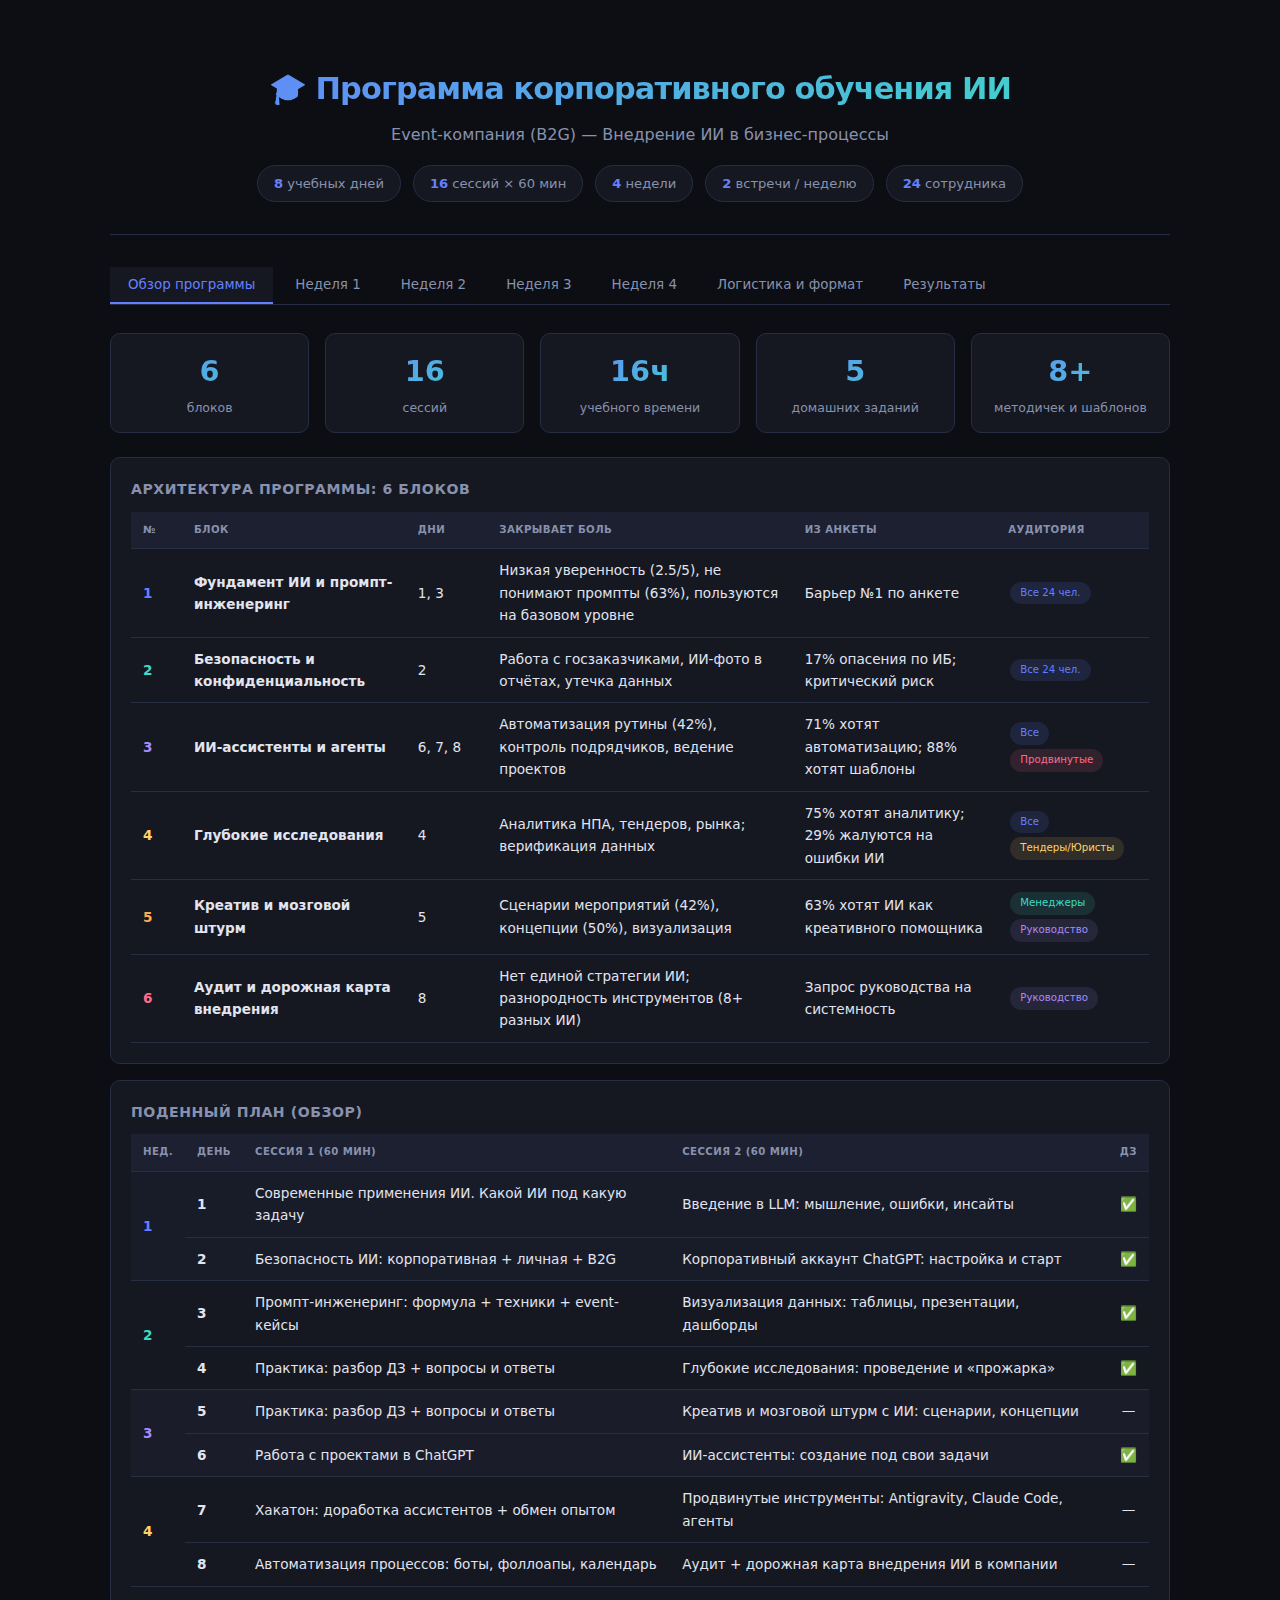
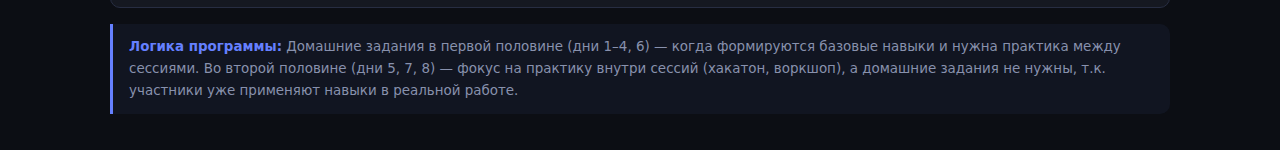
<file: index.html>
<!DOCTYPE html>
<html lang="ru">
<head>
<meta charset="UTF-8">
<meta name="viewport" content="width=device-width, initial-scale=1.0">
<title>Программа корпоративного обучения ИИ — Event-компания B2G</title>
<style>
:root {
  --bg:#0c0e14; --surface:#151821; --surface2:#1c2030; --border:#272d42;
  --text:#e2e4ef; --text2:#8891ad; --accent:#6580ff; --accent2:#3edbc6;
  --accent3:#ff6b8a; --accent4:#ffd166; --accent5:#a78bfa; --green:#3edbc6;
  --orange:#ffa94d; --red:#ff6b8a; --radius:10px;
}
*{margin:0;padding:0;box-sizing:border-box}
body{background:var(--bg);color:var(--text);font-family:'Segoe UI',system-ui,sans-serif;line-height:1.65}
.page{max-width:1100px;margin:0 auto;padding:24px 20px}

/* Header */
.hero{text-align:center;padding:40px 20px 32px;border-bottom:1px solid var(--border);margin-bottom:32px}
.hero h1{font-size:1.9em;font-weight:800;letter-spacing:-0.03em;background:linear-gradient(135deg,var(--accent),var(--accent2));-webkit-background-clip:text;-webkit-text-fill-color:transparent;background-clip:text;margin-bottom:8px}
.hero .sub{color:var(--text2);font-size:1em}
.hero .badges{display:flex;gap:12px;justify-content:center;flex-wrap:wrap;margin-top:16px}
.hero .badges span{background:var(--surface);padding:7px 16px;border-radius:20px;font-size:0.82em;color:var(--text2);border:1px solid var(--border)}
.hero .badges span b{color:var(--accent)}

/* Tabs */
.tabs{display:flex;gap:4px;overflow-x:auto;border-bottom:1px solid var(--border);margin-bottom:28px;flex-wrap:wrap}
.tab{padding:10px 18px;border:none;background:none;color:var(--text2);cursor:pointer;font-size:0.84em;border-bottom:2px solid transparent;transition:all .2s;white-space:nowrap;font-family:inherit}
.tab:hover{color:var(--text);background:var(--surface)}
.tab.active{color:var(--accent);border-bottom-color:var(--accent);background:var(--surface)}
.tc{display:none;animation:fadeIn .3s ease}.tc.active{display:block}
@keyframes fadeIn{from{opacity:0;transform:translateY(6px)}to{opacity:1;transform:translateY(0)}}

/* Cards */
.card{background:var(--surface);border:1px solid var(--border);border-radius:var(--radius);padding:20px;margin-bottom:16px}
.card h3{font-size:0.88em;color:var(--text2);margin-bottom:10px;font-weight:600;text-transform:uppercase;letter-spacing:.04em}

/* Day block */
.day-block{margin-bottom:32px}
.day-header{display:flex;align-items:center;gap:14px;margin-bottom:16px;padding-bottom:10px;border-bottom:2px solid var(--accent)}
.day-num{width:52px;height:52px;border-radius:12px;background:linear-gradient(135deg,var(--accent),var(--accent2));display:flex;align-items:center;justify-content:center;font-size:1.3em;font-weight:800;color:#0c0e14;flex-shrink:0}
.day-title{font-size:1.15em;font-weight:700;color:var(--text)}
.day-subtitle{font-size:0.85em;color:var(--text2);margin-top:2px}
.day-header.w2{border-bottom-color:var(--accent2)}.day-header.w2 .day-num{background:linear-gradient(135deg,var(--accent2),var(--accent4))}
.day-header.w3{border-bottom-color:var(--accent5)}.day-header.w3 .day-num{background:linear-gradient(135deg,var(--accent5),var(--accent3))}
.day-header.w4{border-bottom-color:var(--accent4)}.day-header.w4 .day-num{background:linear-gradient(135deg,var(--accent4),var(--orange))}

/* Session */
.session{background:var(--surface2);border:1px solid var(--border);border-radius:var(--radius);padding:18px 20px;margin-bottom:10px;position:relative}
.session-head{display:flex;justify-content:space-between;align-items:flex-start;gap:12px;margin-bottom:10px;flex-wrap:wrap}
.session-id{font-size:0.78em;font-weight:700;color:var(--accent);background:rgba(101,128,255,.12);padding:3px 10px;border-radius:8px}
.session-dur{font-size:0.78em;color:var(--text2);background:var(--surface);padding:3px 10px;border-radius:8px}
.session h4{font-size:1em;font-weight:700;margin-bottom:8px}
.session ul{padding-left:18px;font-size:0.88em;color:var(--text)}
.session ul li{margin-bottom:4px}

/* Materials */
.materials{background:rgba(62,219,198,.06);border:1px solid rgba(62,219,198,.15);border-radius:var(--radius);padding:14px 18px;margin-top:10px}
.materials h5{font-size:0.8em;color:var(--green);margin-bottom:6px;font-weight:600;text-transform:uppercase;letter-spacing:.04em}
.materials ul{padding-left:16px;font-size:0.84em;color:var(--text2)}
.materials ul li{margin-bottom:3px}

/* Homework */
.homework{background:rgba(255,209,102,.06);border:1px solid rgba(255,209,102,.15);border-radius:var(--radius);padding:14px 18px;margin-top:10px}
.homework h5{font-size:0.8em;color:var(--accent4);margin-bottom:6px;font-weight:600;text-transform:uppercase;letter-spacing:.04em}
.homework ul,.homework ol{padding-left:16px;font-size:0.84em;color:var(--text2)}
.homework ul li,.homework ol li{margin-bottom:3px}

/* Break */
.break-row{text-align:center;padding:6px;font-size:0.78em;color:var(--text2);opacity:0.6;margin-bottom:10px}

/* Rationale */
.rationale{background:rgba(101,128,255,.06);border-left:3px solid var(--accent);padding:12px 16px;border-radius:0 var(--radius) var(--radius) 0;margin:12px 0;font-size:0.84em;color:var(--text2)}
.rationale b{color:var(--accent)}

/* Table */
.table-wrap{overflow-x:auto}
table{width:100%;border-collapse:collapse;font-size:0.85em}
th{background:var(--surface2);color:var(--text2);font-weight:600;text-transform:uppercase;font-size:0.75em;letter-spacing:.04em}
th,td{padding:10px 12px;text-align:left;border-bottom:1px solid var(--border)}
td{color:var(--text)}

/* Tags */
.tag{display:inline-block;padding:3px 10px;border-radius:12px;font-size:0.75em;font-weight:500;margin:2px}
.tag-all{background:rgba(101,128,255,.12);color:var(--accent)}
.tag-mgr{background:rgba(62,219,198,.12);color:var(--green)}
.tag-lead{background:rgba(167,139,250,.12);color:var(--accent5)}
.tag-tender{background:rgba(255,209,102,.12);color:var(--accent4)}
.tag-adv{background:rgba(255,107,138,.12);color:var(--red)}

/* Grid */
.grid{display:grid;gap:16px}
.grid-2{grid-template-columns:repeat(auto-fit,minmax(280px,1fr))}
.grid-3{grid-template-columns:repeat(auto-fit,minmax(220px,1fr))}

/* Insight */
.insight{background:rgba(101,128,255,.07);border-left:3px solid var(--accent);padding:12px 16px;border-radius:0 var(--radius) var(--radius) 0;margin:16px 0;font-size:0.88em}
.insight.warn{background:rgba(255,107,138,.07);border-left-color:var(--red)}

/* Summary bar */
.summary-bar{display:flex;gap:16px;flex-wrap:wrap;margin-bottom:24px}
.summary-item{background:var(--surface);border:1px solid var(--border);border-radius:var(--radius);padding:14px 20px;flex:1;min-width:140px;text-align:center}
.summary-item .num{font-size:1.8em;font-weight:800;background:linear-gradient(135deg,var(--accent),var(--accent2));-webkit-background-clip:text;-webkit-text-fill-color:transparent;background-clip:text}
.summary-item .lbl{font-size:0.78em;color:var(--text2);margin-top:2px}

@media(max-width:768px){
  .hero h1{font-size:1.3em}
  .day-header{flex-wrap:wrap}
  .grid-2,.grid-3{grid-template-columns:1fr}
}
</style>
</head>
<body>
<div class="page">

<div class="hero">
  <h1>🎓 Программа корпоративного обучения ИИ</h1>
  <div class="sub">Event-компания (B2G) — Внедрение ИИ в бизнес-процессы</div>
  <div class="badges">
    <span><b>8</b> учебных дней</span>
    <span><b>16</b> сессий × 60 мин</span>
    <span><b>4</b> недели</span>
    <span><b>2</b> встречи / неделю</span>
    <span><b>24</b> сотрудника</span>
  </div>
</div>

<div class="tabs" id="tabs">
  <button class="tab active" data-tab="overview">Обзор программы</button>
  <button class="tab" data-tab="week1">Неделя 1</button>
  <button class="tab" data-tab="week2">Неделя 2</button>
  <button class="tab" data-tab="week3">Неделя 3</button>
  <button class="tab" data-tab="week4">Неделя 4</button>
  <button class="tab" data-tab="logistics">Логистика и формат</button>
  <button class="tab" data-tab="results">Результаты</button>
</div>

<!-- ============ OVERVIEW ============ -->
<div class="tc active" id="overview">

  <div class="summary-bar">
    <div class="summary-item"><div class="num">6</div><div class="lbl">блоков</div></div>
    <div class="summary-item"><div class="num">16</div><div class="lbl">сессий</div></div>
    <div class="summary-item"><div class="num">16ч</div><div class="lbl">учебного времени</div></div>
    <div class="summary-item"><div class="num">5</div><div class="lbl">домашних заданий</div></div>
    <div class="summary-item"><div class="num">8+</div><div class="lbl">методичек и шаблонов</div></div>
  </div>

  <div class="card">
    <h3>Архитектура программы: 6 блоков</h3>
    <div class="table-wrap">
    <table>
      <tr><th style="width:5%">№</th><th style="width:22%">Блок</th><th style="width:8%">Дни</th><th style="width:30%">Закрывает боль</th><th style="width:20%">Из анкеты</th><th style="width:15%">Аудитория</th></tr>
      <tr>
        <td><strong style="color:var(--accent)">1</strong></td>
        <td><strong>Фундамент ИИ и промпт-инженеринг</strong></td>
        <td>1, 3</td>
        <td>Низкая уверенность (2.5/5), не понимают промпты (63%), пользуются на базовом уровне</td>
        <td>Барьер №1 по анкете</td>
        <td><span class="tag tag-all">Все 24 чел.</span></td>
      </tr>
      <tr>
        <td><strong style="color:var(--accent2)">2</strong></td>
        <td><strong>Безопасность и конфиденциальность</strong></td>
        <td>2</td>
        <td>Работа с госзаказчиками, ИИ-фото в отчётах, утечка данных</td>
        <td>17% опасения по ИБ; критический риск</td>
        <td><span class="tag tag-all">Все 24 чел.</span></td>
      </tr>
      <tr>
        <td><strong style="color:var(--accent5)">3</strong></td>
        <td><strong>ИИ-ассистенты и агенты</strong></td>
        <td>6, 7, 8</td>
        <td>Автоматизация рутины (42%), контроль подрядчиков, ведение проектов</td>
        <td>71% хотят автоматизацию; 88% хотят шаблоны</td>
        <td><span class="tag tag-all">Все</span> <span class="tag tag-adv">Продвинутые</span></td>
      </tr>
      <tr>
        <td><strong style="color:var(--accent4)">4</strong></td>
        <td><strong>Глубокие исследования</strong></td>
        <td>4</td>
        <td>Аналитика НПА, тендеров, рынка; верификация данных</td>
        <td>75% хотят аналитику; 29% жалуются на ошибки ИИ</td>
        <td><span class="tag tag-all">Все</span> <span class="tag tag-tender">Тендеры/Юристы</span></td>
      </tr>
      <tr>
        <td><strong style="color:var(--orange)">5</strong></td>
        <td><strong>Креатив и мозговой штурм</strong></td>
        <td>5</td>
        <td>Сценарии мероприятий (42%), концепции (50%), визуализация</td>
        <td>63% хотят ИИ как креативного помощника</td>
        <td><span class="tag tag-mgr">Менеджеры</span> <span class="tag tag-lead">Руководство</span></td>
      </tr>
      <tr>
        <td><strong style="color:var(--red)">6</strong></td>
        <td><strong>Аудит и дорожная карта внедрения</strong></td>
        <td>8</td>
        <td>Нет единой стратегии ИИ; разнородность инструментов (8+ разных ИИ)</td>
        <td>Запрос руководства на системность</td>
        <td><span class="tag tag-lead">Руководство</span></td>
      </tr>
    </table>
    </div>
  </div>

  <div class="card">
    <h3>Поденный план (обзор)</h3>
    <div class="table-wrap">
    <table>
      <tr><th>Нед.</th><th>День</th><th>Сессия 1 (60 мин)</th><th>Сессия 2 (60 мин)</th><th>ДЗ</th></tr>
      <tr style="background:rgba(101,128,255,.04)">
        <td rowspan="2" style="font-weight:700;color:var(--accent)">1</td>
        <td><strong>1</strong></td>
        <td>Современные применения ИИ. Какой ИИ под какую задачу</td>
        <td>Введение в LLM: мышление, ошибки, инсайты</td>
        <td style="text-align:center">✅</td>
      </tr>
      <tr style="background:rgba(101,128,255,.04)">
        <td><strong>2</strong></td>
        <td>Безопасность ИИ: корпоративная + личная + B2G</td>
        <td>Корпоративный аккаунт ChatGPT: настройка и старт</td>
        <td style="text-align:center">✅</td>
      </tr>
      <tr>
        <td rowspan="2" style="font-weight:700;color:var(--accent2)">2</td>
        <td><strong>3</strong></td>
        <td>Промпт-инженеринг: формула + техники + event-кейсы</td>
        <td>Визуализация данных: таблицы, презентации, дашборды</td>
        <td style="text-align:center">✅</td>
      </tr>
      <tr>
        <td><strong>4</strong></td>
        <td>Практика: разбор ДЗ + вопросы и ответы</td>
        <td>Глубокие исследования: проведение и «прожарка»</td>
        <td style="text-align:center">✅</td>
      </tr>
      <tr style="background:rgba(167,139,250,.04)">
        <td rowspan="2" style="font-weight:700;color:var(--accent5)">3</td>
        <td><strong>5</strong></td>
        <td>Практика: разбор ДЗ + вопросы и ответы</td>
        <td>Креатив и мозговой штурм с ИИ: сценарии, концепции</td>
        <td style="text-align:center">—</td>
      </tr>
      <tr style="background:rgba(167,139,250,.04)">
        <td><strong>6</strong></td>
        <td>Работа с проектами в ChatGPT</td>
        <td>ИИ-ассистенты: создание под свои задачи</td>
        <td style="text-align:center">✅</td>
      </tr>
      <tr>
        <td rowspan="2" style="font-weight:700;color:var(--accent4)">4</td>
        <td><strong>7</strong></td>
        <td>Хакатон: доработка ассистентов + обмен опытом</td>
        <td>Продвинутые инструменты: Antigravity, Claude Code, агенты</td>
        <td style="text-align:center">—</td>
      </tr>
      <tr>
        <td><strong>8</strong></td>
        <td>Автоматизация процессов: боты, фоллоапы, календарь</td>
        <td>Аудит + дорожная карта внедрения ИИ в компании</td>
        <td style="text-align:center">—</td>
      </tr>
    </table>
    </div>
  </div>

  <div class="rationale">
    <b>Логика программы:</b> Домашние задания в первой половине (дни 1–4, 6) — когда формируются базовые навыки и нужна практика между сессиями. Во второй половине (дни 5, 7, 8) — фокус на практику внутри сессий (хакатон, воркшоп), а домашние задания не нужны, т.к. участники уже применяют навыки в реальной работе.
  </div>
</div>

<!-- ============ WEEK 1 ============ -->
<div class="tc" id="week1">
  <div style="font-size:0.85em;color:var(--text2);margin-bottom:20px">Фокус недели: <strong style="color:var(--accent)">Фундамент — ИИ-ландшафт, безопасность, корп. аккаунт</strong></div>

  <!-- DAY 1 -->
  <div class="day-block">
    <div class="day-header">
      <div class="day-num">1</div>
      <div>
        <div class="day-title">ИИ-ландшафт и введение в LLM</div>
        <div class="day-subtitle">Блок 1: Фундамент ИИ — Какой инструмент под какую задачу</div>
      </div>
    </div>

    <div class="session">
      <div class="session-head">
        <span class="session-id">1.1</span>
        <span class="session-dur">⏱ 60 минут</span>
      </div>
      <h4>Современные применения ИИ: какой инструмент под какую задачу</h4>
      <ul>
        <li>Презентация программы и методологии обучения</li>
        <li>Современные применения ИИ в работе и жизни — с фокусом на event-индустрию и B2G</li>
        <li><strong>Карта инструментов:</strong> ChatGPT — для каких задач, Gemini — для каких, DeepSeek — для каких, GigaChat — для каких, специализированные (NanoBanana, Кандинский, Stable Diffusion) — для визуала</li>
        <li>Демонстрация: одна и та же задача (написать сценарий мероприятия) в 3 разных ИИ — сравнение результатов</li>
      </ul>
      <div class="materials">
        <h5>📚 Учебные материалы</h5>
        <ul>
          <li>Программа обучения</li>
          <li>Информационная презентация «Современные применения ИИ в работе и жизни»</li>
          <li>Карта инструментов: «Какой ИИ под какую задачу» (PDF / шаблон)</li>
          <li>Скринкаст «Как настроить VPN от Amnezia на своём сервере»</li>
        </ul>
      </div>
    </div>

    <div class="break-row">☕ Перерыв — 5 минут</div>

    <div class="session">
      <div class="session-head">
        <span class="session-id">1.2</span>
        <span class="session-dur">⏱ 60 минут</span>
      </div>
      <h4>Введение в работу LLM: мышление, ошибки и инсайты</h4>
      <ul>
        <li>Что такое ИИ и большие языковые модели — простым языком</li>
        <li>Разница между генеративными и дискриминантными моделями — когда какая нужна</li>
        <li>Типичные ошибки ИИ: галлюцинации, путаница дат, недостоверные данные</li>
        <li>«Прожарка» результатов выдачи — как отличить качественный ответ от мусора</li>
        <li>Практика: участники проверяют ответ ИИ на реальном примере из своей работы</li>
      </ul>
      <div class="materials">
        <h5>📚 Учебные материалы</h5>
        <ul>
          <li>Учебная презентация «LLM: введение в работу нейросетей, ошибки и инсайты использования»</li>
        </ul>
      </div>
    </div>

    <div class="homework">
      <h5>📝 Домашнее задание (Подготовка ко всему обучению)</h5>
      <ol>
        <li>Настроить VPN (если из РФ) и сменить регион в Apple Store / Google Play для скачивания мобильного приложения ChatGPT</li>
        <li>Пройти регистрацию на платформе chatgpt.com</li>
        <li>Попробовать 3 разных ИИ (ChatGPT, DeepSeek, Gemini) на одной рабочей задаче — сравнить результаты (5–10 мин)</li>
      </ol>
    </div>

    <div class="rationale">
      <b>Почему так:</b> По анкете 8+ разных инструментов используются хаотично. 46% используют DeepSeek, 50% — ChatGPT, 17% — Gemini. Карта инструментов снимет проблему «не знаю, какой ИИ для чего». Тема ошибок ИИ — прямой ответ на 29% жалоб о недостоверности.
    </div>
  </div>

  <!-- DAY 2 -->
  <div class="day-block">
    <div class="day-header">
      <div class="day-num">2</div>
      <div>
        <div class="day-title">Безопасность и корпоративный аккаунт</div>
        <div class="day-subtitle">Блок 2: Конфиденциальность при работе с госзаказчиками</div>
      </div>
    </div>

    <div class="session">
      <div class="session-head">
        <span class="session-id">2.1</span>
        <span class="session-dur">⏱ 60 минут</span>
      </div>
      <h4>Безопасность при работе с ИИ: корпоративная, личная и B2G</h4>
      <ul>
        <li>Корпоративная безопасность: что можно / нельзя загружать в ИИ</li>
        <li>Личная безопасность: защита данных, 2FA</li>
        <li><strong>Специальный блок B2G:</strong> границы использования ИИ при работе с госзаказчиками</li>
        <li>Политика использования ИИ-генерированных изображений в отчётах — правовые риски</li>
        <li>Разбор реального кейса: «Заказчик может понять, что фотографии поддельные» (из анкеты)</li>
      </ul>
      <div class="materials">
        <h5>📚 Учебные материалы</h5>
        <ul>
          <li>Учебная презентация «Информационная безопасность при работе с нейросетями»</li>
          <li>Памятка «Что можно / нельзя загружать в ИИ при работе с госзаказчиками» (PDF)</li>
          <li>Шаблон корпоративной политики использования ИИ</li>
        </ul>
      </div>
    </div>

    <div class="break-row">☕ Перерыв — 5 минут</div>

    <div class="session">
      <div class="session-head">
        <span class="session-id">2.2</span>
        <span class="session-dur">⏱ 60 минут</span>
      </div>
      <h4>Начало работы в корпоративном аккаунте ChatGPT</h4>
      <ul>
        <li>Основные функции в корпоративном рабочем пространстве</li>
        <li>Базовые настройки: профиль, память, персонализация</li>
        <li>Работа с диалоговым окном — первые шаги</li>
        <li>Практика: каждый участник настраивает аккаунт под свои задачи</li>
      </ul>
      <div class="materials">
        <h5>📚 Учебные материалы</h5>
        <ul>
          <li>Скринкаст «Как настроить корпоративный аккаунт в ChatGPT»</li>
        </ul>
      </div>
    </div>

    <div class="homework">
      <h5>📝 Домашнее задание</h5>
      <ol>
        <li>Настроить двухфакторную аутентификацию (2FA) во всех рабочих аккаунтах: GMAIL, рабочая почта, ChatGPT, Gemini</li>
        <li>Для 2FA использовать Google Authenticator (iOS / Android)</li>
        <li>Подготовить корпоративное пространство в ChatGPT по скринкасту</li>
      </ol>
    </div>

    <div class="rationale">
      <b>Почему так:</b> Критический риск из анкеты: сотрудники уже генерируют фото для отчётов госзаказчикам. Блок ИБ идёт ВТОРЫМ днём (до промптинга), чтобы установить правила ДО активного использования. 17% указали опасения по конфиденциальности — снимаем чёткими регламентами.
    </div>
  </div>
</div>

<!-- ============ WEEK 2 ============ -->
<div class="tc" id="week2">
  <div style="font-size:0.85em;color:var(--text2);margin-bottom:20px">Фокус недели: <strong style="color:var(--accent2)">Ключевые навыки — промптинг, визуализация, исследования</strong></div>

  <!-- DAY 3 -->
  <div class="day-block">
    <div class="day-header w2">
      <div class="day-num">3</div>
      <div>
        <div class="day-title">Промпт-инженеринг и визуализация</div>
        <div class="day-subtitle">Блок 1 (продолжение): Ключевой навык — от запроса к результату</div>
      </div>
    </div>

    <div class="session">
      <div class="session-head">
        <span class="session-id">3.1</span>
        <span class="session-dur">⏱ 60 минут</span>
      </div>
      <h4>Промпт-инженеринг: от формулы до event-кейсов</h4>
      <ul>
        <li>Верхнеуровневый промптинг: общая настройка ответов ИИ</li>
        <li><strong>Основная формула успешного промпта:</strong> Роль + Контекст + Задача + Формат + Ограничения</li>
        <li>Техники продвинутого промптинга (цепочка рассуждений, few-shot, мета-промптинг)</li>
        <li>Как избежать галлюцинаций при общении с ИИ</li>
        <li><strong>Практика на 5 задачах event-компании:</strong> ТЗ, КП, сценарий, отчёт для госзаказчика, смета</li>
      </ul>
      <div class="materials">
        <h5>📚 Учебные материалы</h5>
        <ul>
          <li>Методичка «Промпт-инженеринг»</li>
          <li>Методичка «Техники промптинга»</li>
          <li>Методичка «Промпты для работы с изображениями»</li>
          <li>Шаблон-банк промптов для event-индустрии: 20+ готовых промптов под ТЗ, КП, сценарии, сметы, отчёты, письма</li>
        </ul>
      </div>
    </div>

    <div class="break-row">☕ Перерыв — 5 минут</div>

    <div class="session">
      <div class="session-head">
        <span class="session-id">3.2</span>
        <span class="session-dur">⏱ 60 минут</span>
      </div>
      <h4>Визуализация данных с помощью ИИ</h4>
      <ul>
        <li>Работа над визуализацией данных: таблицы, презентации, дашборды, графики</li>
        <li>Режим Canvas в ChatGPT — интерактивное создание документов</li>
        <li>Создание HTML-презентаций, лендингов, форм</li>
        <li><strong>Практика:</strong> каждый участник создаёт визуализацию на основе реальной рабочей задачи</li>
      </ul>
    </div>

    <div class="homework">
      <h5>📝 Домашнее задание</h5>
      <ol>
        <li>Провести самоанализ своей экспертизы, личности и рабочих задач/проектов с помощью ИИ</li>
        <li>Создать HTML-презентацию в режиме Canvas о своих целях, задачах, проектах и развитии, используя SMART и декомпозицию</li>
      </ol>
    </div>

    <div class="rationale">
      <b>Почему так:</b> Промпт-инженеринг — приоритет №1 по анкете: 42% не могут получить нужный результат + 21% не понимают промпты = 63%. Банк промптов под event-задачи — прямой ответ на запрос 88% «хотим шаблоны». Визуализация — 50% хотят ИИ для презентаций.
    </div>
  </div>

  <!-- DAY 4 -->
  <div class="day-block">
    <div class="day-header w2">
      <div class="day-num">4</div>
      <div>
        <div class="day-title">Практика + Глубокие исследования</div>
        <div class="day-subtitle">Блок 4: Аналитика, верификация, Deep Research</div>
      </div>
    </div>

    <div class="session">
      <div class="session-head">
        <span class="session-id">4.1</span>
        <span class="session-dur">⏱ 60 минут</span>
      </div>
      <h4>Практика: обсуждение домашнего задания</h4>
      <ul>
        <li>Разбор HTML-презентаций участников — лучшие примеры</li>
        <li>Типичные ошибки промптинга: разбор и исправление</li>
        <li>Вопросы и ответы</li>
      </ul>
    </div>

    <div class="break-row">☕ Перерыв — 5 минут</div>

    <div class="session">
      <div class="session-head">
        <span class="session-id">4.2</span>
        <span class="session-dur">⏱ 60 минут</span>
      </div>
      <h4>Глубокие исследования с ИИ</h4>
      <ul>
        <li>Проведение глубокого исследования (Deep Research) — пошаговая методология</li>
        <li>«Прожарка» результатов глубокого исследования — как верифицировать</li>
        <li>Использование результатов: преобразование в рабочий формат</li>
        <li><strong>Кейсы для event-компании:</strong> анализ НПА (44-ФЗ), аналитика рынка подрядчиков, исследование конкурентных тендеров</li>
      </ul>
      <div class="materials">
        <h5>📚 Учебные материалы</h5>
        <ul>
          <li>Методичка «Техника проведения глубоких исследований»</li>
        </ul>
      </div>
    </div>

    <div class="homework">
      <h5>📝 Домашнее задание</h5>
      <ol>
        <li>Провести глубокое исследование по теме своей работы</li>
        <li>«Прожарить» результаты — проверить достоверность</li>
        <li>Обработать результаты в удобный и применимый формат (отчёт, таблица, презентация)</li>
      </ol>
    </div>

    <div class="rationale">
      <b>Почему так:</b> 75% хотят ИИ для аналитики/исследований. Юристы и тендерные специалисты (25% команды) напрямую запросили «подборку НПА, судебных решений». 29% жалуются на ошибки ИИ — блок верификации критичен.
    </div>
  </div>
</div>

<!-- ============ WEEK 3 ============ -->
<div class="tc" id="week3">
  <div style="font-size:0.85em;color:var(--text2);margin-bottom:20px">Фокус недели: <strong style="color:var(--accent5)">Применение — креатив, проекты, ассистенты</strong></div>

  <!-- DAY 5 -->
  <div class="day-block">
    <div class="day-header w3">
      <div class="day-num">5</div>
      <div>
        <div class="day-title">Практика + Креатив и мозговой штурм</div>
        <div class="day-subtitle">Блок 5: Сценарии, концепции, визуализация мероприятий</div>
      </div>
    </div>

    <div class="session">
      <div class="session-head">
        <span class="session-id">5.1</span>
        <span class="session-dur">⏱ 60 минут</span>
      </div>
      <h4>Практика: обсуждение домашнего задания</h4>
      <ul>
        <li>Разбор глубоких исследований участников — лучшие примеры</li>
        <li>Обсуждение находок: что сработало, что нет</li>
        <li>Вопросы и ответы</li>
      </ul>
    </div>

    <div class="break-row">☕ Перерыв — 5 минут</div>

    <div class="session">
      <div class="session-head">
        <span class="session-id">5.2</span>
        <span class="session-dur">⏱ 60 минут</span>
      </div>
      <h4>Креатив и мозговой штурм с ИИ</h4>
      <ul>
        <li><strong>Инструменты для штурма:</strong> Custom GPTs для брейнсторма, Gemini Brainstormer</li>
        <li>Генерация сценариев мероприятий: от идеи до детального плана</li>
        <li>Создание концепций и визуализаций площадок (3D-стенды, экспозиции, фотозоны)</li>
        <li>Промпты для работы с изображениями: NanoBanana, Кандинский, генерация в ChatGPT</li>
        <li><strong>Воркшоп:</strong> командный мозговой штурм — разработка концепции мероприятия за 30 минут с ИИ</li>
      </ul>
    </div>

    <div class="rationale">
      <b>Без ДЗ.</b> День 5 сфокусирован на практике внутри сессии: командный штурм даёт немедленный опыт. По анкете 42% хотят ИИ для сценариев, 50% — для презентаций и концепций. 25–30% сотрудников напрямую занимаются креативом.
    </div>
  </div>

  <!-- DAY 6 -->
  <div class="day-block">
    <div class="day-header w3">
      <div class="day-num">6</div>
      <div>
        <div class="day-title">Проекты и ИИ-ассистенты</div>
        <div class="day-subtitle">Блок 3: Системная работа — от чатов к ассистентам</div>
      </div>
    </div>

    <div class="session">
      <div class="session-head">
        <span class="session-id">6.1</span>
        <span class="session-dur">⏱ 60 минут</span>
      </div>
      <h4>Работа с проектами в ChatGPT</h4>
      <ul>
        <li>Внедрение проектной работы: отдельный контекст, база данных, изолированная память, системные настройки</li>
        <li>Кратное повышение эффективности: один проект = одна задача/клиент</li>
        <li><strong>Пример из практики:</strong> «Википедия компании» — база знаний для новых сотрудников (кейс из анкеты)</li>
        <li>Практика: каждый создаёт свой первый проект</li>
      </ul>
    </div>

    <div class="break-row">☕ Перерыв — 5 минут</div>

    <div class="session">
      <div class="session-head">
        <span class="session-id">6.2</span>
        <span class="session-dur">⏱ 60 минут</span>
      </div>
      <h4>ИИ-ассистенты: создание под свои задачи</h4>
      <ul>
        <li>Создание Custom GPTs (ИИ-ассистентов): инструкции, база данных, подключение функций</li>
        <li><strong>Примеры ассистентов для event-компании:</strong> анализатор ТЗ, генератор КП, помощник по сметам, ассистент для отчётности</li>
        <li>Каждый участник начинает создание ассистента под свои задачи</li>
      </ul>
    </div>

    <div class="homework">
      <h5>📝 Домашнее задание</h5>
      <ol>
        <li>Доработать своего ИИ-ассистента: настроить инструкции, загрузить базу знаний</li>
        <li>Протестировать ассистента на 3 реальных рабочих задачах</li>
        <li>Подготовить 1-минутную демо для хакатона (День 7)</li>
      </ol>
    </div>

    <div class="rationale">
      <b>Почему так:</b> 71% очень заинтересованы в автоматизации без кода. По анкете один сотрудник уже создавал «Википедию компании» (потом удалил) — показываем, как сделать правильно. Custom GPTs — конкретный, измеримый результат обучения.
    </div>
  </div>
</div>

<!-- ============ WEEK 4 ============ -->
<div class="tc" id="week4">
  <div style="font-size:0.85em;color:var(--text2);margin-bottom:20px">Фокус недели: <strong style="color:var(--accent4)">Масштабирование — хакатон, продвинутые инструменты, стратегия</strong></div>

  <!-- DAY 7 -->
  <div class="day-block">
    <div class="day-header w4">
      <div class="day-num">7</div>
      <div>
        <div class="day-title">Хакатон + Продвинутые инструменты</div>
        <div class="day-subtitle">Блок 3 (продолжение): От ассистентов к агентам и автоматизации</div>
      </div>
    </div>

    <div class="session">
      <div class="session-head">
        <span class="session-id">7.1</span>
        <span class="session-dur">⏱ 60 минут</span>
      </div>
      <h4>Хакатон: презентация и доработка ассистентов</h4>
      <ul>
        <li>Демо ассистентов каждого участника (1 мин на человека)</li>
        <li>Обмен лучшими практиками и промптами</li>
        <li>Коллективная доработка: улучшаем ассистентов друг друга</li>
        <li>Формирование библиотеки ассистентов компании</li>
      </ul>
    </div>

    <div class="break-row">☕ Перерыв — 5 минут</div>

    <div class="session">
      <div class="session-head">
        <span class="session-id">7.2</span>
        <span class="session-dur">⏱ 60 минут</span>
      </div>
      <h4>Продвинутые инструменты: Antigravity, Claude Code, агенты</h4>
      <ul>
        <li>Выход за стандартные интерфейсы: работа с большими данными, длинными таблицами, громоздкими документами</li>
        <li>Antigravity — обработка нестандартных файлов и форматов</li>
        <li><strong>Обзор возможностей Claude Code:</strong> агент на отдельном сервере, автоматизация задач 24/7</li>
        <li>Демо: создание бота для фоллоапов, транскрибации звонков, расстановки задач по календарю</li>
      </ul>
    </div>

    <div class="rationale">
      <b>Без ДЗ.</b> Хакатон — это уже практика. Продвинутые инструменты — обзорная сессия для расширения горизонта. Сотрудники выберут, что внедрять дальше, на основе собственных потребностей.
    </div>
  </div>

  <!-- DAY 8 -->
  <div class="day-block">
    <div class="day-header w4">
      <div class="day-num">8</div>
      <div>
        <div class="day-title">Автоматизация + Аудит и дорожная карта</div>
        <div class="day-subtitle">Блоки 3 + 6: Масштабирование ИИ на уровне компании</div>
      </div>
    </div>

    <div class="session">
      <div class="session-head">
        <span class="session-id">8.1</span>
        <span class="session-dur">⏱ 60 минут</span>
      </div>
      <h4>Автоматизация бизнес-процессов с ИИ</h4>
      <ul>
        <li>Практическая автоматизация: от простых ботов до комплексных агентов</li>
        <li>Транскрибация встреч и ВКС → итоги + задачи в календарь</li>
        <li>Автоматизация отчётности для госзаказчиков</li>
        <li>Интеграция с Битрикс24 (по запросу бизнес-ассистента из анкеты)</li>
        <li>Каждый участник составляет план автоматизации для своих 3 рутинных задач</li>
      </ul>
    </div>

    <div class="break-row">☕ Перерыв — 5 минут</div>

    <div class="session">
      <div class="session-head">
        <span class="session-id">8.2</span>
        <span class="session-dur">⏱ 60 минут</span>
      </div>
      <h4>Аудит компании + дорожная карта внедрения ИИ</h4>
      <ul>
        <li>Результаты аудита: что получилось за месяц, какие процессы уже автоматизированы</li>
        <li><strong>Диалог с руководством:</strong> индивидуальные рекомендации по каждому отделу</li>
        <li>Дорожная карта внедрения ИИ на 6–12 месяцев: приоритеты, инструменты, бюджет</li>
        <li>План по «ИИ-визации» компании: какие решения внедрить дальше</li>
        <li>Финальный блок вопросов. Обратная связь. Сертификаты</li>
      </ul>
    </div>

    <div class="rationale">
      <b>Почему так:</b> Блок 6 (аудит + roadmap) — стратегическая сессия для руководства. По анкете: нет единого стандарта ИИ, 8+ инструментов, разнородность подходов. Эта сессия задаёт вектор на следующий год. Возможность перехода в долгосрочное сотрудничество.
    </div>
  </div>
</div>

<!-- ============ LOGISTICS ============ -->
<div class="tc" id="logistics">
  <!-- ═══ РАСПИСАНИЕ ЗАНЯТИЙ ═══ -->
  <div class="card" style="margin-bottom:24px">
    <h3 style="margin-bottom:20px">📅 Расписание занятий</h3>
    <p style="font-size:0.875em;color:var(--text-light);margin-bottom:20px">
      Каждый учебный день: <strong>14:00 – 15:00</strong> &nbsp;☕&nbsp; <strong>15:05 – 16:05</strong> &nbsp;(МСК)
    </p>

    <style>
      .sched-grid {
        display: grid;
        grid-template-columns: repeat(auto-fill, minmax(220px, 1fr));
        gap: 14px;
      }
      .sched-day {
        border: 1px solid var(--sand);
        border-radius: 10px;
        overflow: hidden;
        font-size: 0.82em;
        transition: box-shadow 0.2s;
      }
      .sched-day:hover { box-shadow: 0 4px 16px rgba(0,0,0,0.08); }
      .sched-day-head {
        background: var(--accent-soft);
        border-bottom: 1px solid var(--sand);
        padding: 10px 14px;
        display: flex;
        justify-content: space-between;
        align-items: baseline;
      }
      .sched-day-num {
        font-weight: 700;
        color: var(--accent);
        font-size: 0.85em;
        letter-spacing: 0.03em;
        text-transform: uppercase;
      }
      .sched-day-date {
        font-size: 1.15em;
        font-weight: 700;
        color: var(--dark);
      }
      .sched-day-dow {
        font-size: 0.78em;
        color: var(--text-light);
        margin-top: 1px;
      }
      .sched-slots {
        padding: 10px 14px;
        display: flex;
        flex-direction: column;
        gap: 6px;
      }
      .sched-slot {
        display: flex;
        gap: 8px;
        align-items: flex-start;
      }
      .sched-time {
        font-weight: 600;
        color: var(--bronze);
        min-width: 75px;
        flex-shrink: 0;
        font-size: 0.9em;
        padding-top: 1px;
      }
      .sched-topic {
        color: var(--text);
        line-height: 1.35;
      }
      .sched-break {
        display: flex;
        align-items: center;
        gap: 6px;
        color: var(--text-light);
        font-size: 0.8em;
        padding: 2px 0;
      }
      .sched-break-line {
        flex: 1;
        height: 1px;
        background: var(--sand);
      }
    </style>

    <div class="sched-grid">

      <!-- День 1 -->
      <div class="sched-day">
        <div class="sched-day-head">
          <div>
            <div class="sched-day-num">День 1</div>
            <div class="sched-day-date">2 марта</div>
            <div class="sched-day-dow">понедельник</div>
          </div>
          <div style="font-size:0.75em;color:var(--text-light);text-align:right">Неделя 1</div>
        </div>
        <div class="sched-slots">
          <div class="sched-slot">
            <div class="sched-time">14:00–15:00</div>
            <div class="sched-topic">Современные применения ИИ. Какой инструмент под какую задачу</div>
          </div>
          <div class="sched-break"><div class="sched-break-line"></div>☕ 5 мин<div class="sched-break-line"></div></div>
          <div class="sched-slot">
            <div class="sched-time">15:05–16:05</div>
            <div class="sched-topic">Введение в LLM: мышление, ошибки, инсайты</div>
          </div>
        </div>
      </div>

      <!-- День 2 -->
      <div class="sched-day">
        <div class="sched-day-head">
          <div>
            <div class="sched-day-num">День 2</div>
            <div class="sched-day-date">6 марта</div>
            <div class="sched-day-dow">пятница</div>
          </div>
          <div style="font-size:0.75em;color:var(--text-light);text-align:right">Неделя 1</div>
        </div>
        <div class="sched-slots">
          <div class="sched-slot">
            <div class="sched-time">14:00–15:00</div>
            <div class="sched-topic">Безопасность при работе с ИИ: корпоративная, личная и B2G</div>
          </div>
          <div class="sched-break"><div class="sched-break-line"></div>☕ 5 мин<div class="sched-break-line"></div></div>
          <div class="sched-slot">
            <div class="sched-time">15:05–16:05</div>
            <div class="sched-topic">Начало работы в корпоративном аккаунте ChatGPT</div>
          </div>
        </div>
      </div>

      <!-- День 3 -->
      <div class="sched-day">
        <div class="sched-day-head">
          <div>
            <div class="sched-day-num">День 3</div>
            <div class="sched-day-date">10 марта</div>
            <div class="sched-day-dow">вторник</div>
          </div>
          <div style="font-size:0.75em;color:var(--text-light);text-align:right">Неделя 2</div>
        </div>
        <div class="sched-slots">
          <div class="sched-slot">
            <div class="sched-time">14:00–15:00</div>
            <div class="sched-topic">Промпт-инженеринг: формула, техники, event-кейсы</div>
          </div>
          <div class="sched-break"><div class="sched-break-line"></div>☕ 5 мин<div class="sched-break-line"></div></div>
          <div class="sched-slot">
            <div class="sched-time">15:05–16:05</div>
            <div class="sched-topic">Визуализация данных: таблицы, презентации, дашборды</div>
          </div>
        </div>
      </div>

      <!-- День 4 -->
      <div class="sched-day">
        <div class="sched-day-head">
          <div>
            <div class="sched-day-num">День 4</div>
            <div class="sched-day-date">16 марта</div>
            <div class="sched-day-dow">понедельник</div>
          </div>
          <div style="font-size:0.75em;color:var(--text-light);text-align:right">Неделя 2</div>
        </div>
        <div class="sched-slots">
          <div class="sched-slot">
            <div class="sched-time">14:00–15:00</div>
            <div class="sched-topic">Практика: разбор ДЗ + вопросы и ответы</div>
          </div>
          <div class="sched-break"><div class="sched-break-line"></div>☕ 5 мин<div class="sched-break-line"></div></div>
          <div class="sched-slot">
            <div class="sched-time">15:05–16:05</div>
            <div class="sched-topic">Глубокие исследования: методология и «прожарка» результатов</div>
          </div>
        </div>
      </div>

      <!-- День 5 -->
      <div class="sched-day">
        <div class="sched-day-head">
          <div>
            <div class="sched-day-num">День 5</div>
            <div class="sched-day-date">19 марта</div>
            <div class="sched-day-dow">четверг</div>
          </div>
          <div style="font-size:0.75em;color:var(--text-light);text-align:right">Неделя 3</div>
        </div>
        <div class="sched-slots">
          <div class="sched-slot">
            <div class="sched-time">14:00–15:00</div>
            <div class="sched-topic">Практика: разбор ДЗ + вопросы и ответы</div>
          </div>
          <div class="sched-break"><div class="sched-break-line"></div>☕ 5 мин<div class="sched-break-line"></div></div>
          <div class="sched-slot">
            <div class="sched-time">15:05–16:05</div>
            <div class="sched-topic">Креатив и мозговой штурм с ИИ: сценарии, концепции</div>
          </div>
        </div>
      </div>

      <!-- День 6 -->
      <div class="sched-day">
        <div class="sched-day-head">
          <div>
            <div class="sched-day-num">День 6</div>
            <div class="sched-day-date">23 марта</div>
            <div class="sched-day-dow">понедельник</div>
          </div>
          <div style="font-size:0.75em;color:var(--text-light);text-align:right">Неделя 3</div>
        </div>
        <div class="sched-slots">
          <div class="sched-slot">
            <div class="sched-time">14:00–15:00</div>
            <div class="sched-topic">Работа с проектами в ChatGPT</div>
          </div>
          <div class="sched-break"><div class="sched-break-line"></div>☕ 5 мин<div class="sched-break-line"></div></div>
          <div class="sched-slot">
            <div class="sched-time">15:05–16:05</div>
            <div class="sched-topic">ИИ-ассистенты: создание под свои задачи</div>
          </div>
        </div>
      </div>

      <!-- День 7 -->
      <div class="sched-day">
        <div class="sched-day-head">
          <div>
            <div class="sched-day-num">День 7</div>
            <div class="sched-day-date">26 марта</div>
            <div class="sched-day-dow">четверг</div>
          </div>
          <div style="font-size:0.75em;color:var(--text-light);text-align:right">Неделя 4</div>
        </div>
        <div class="sched-slots">
          <div class="sched-slot">
            <div class="sched-time">14:00–15:00</div>
            <div class="sched-topic">Хакатон: презентация и доработка ассистентов</div>
          </div>
          <div class="sched-break"><div class="sched-break-line"></div>☕ 5 мин<div class="sched-break-line"></div></div>
          <div class="sched-slot">
            <div class="sched-time">15:05–16:05</div>
            <div class="sched-topic">Продвинутые инструменты: Antigravity, Claude Code, агенты</div>
          </div>
        </div>
      </div>

      <!-- День 8 -->
      <div class="sched-day">
        <div class="sched-day-head">
          <div>
            <div class="sched-day-num">День 8</div>
            <div class="sched-day-date">30 марта</div>
            <div class="sched-day-dow">понедельник</div>
          </div>
          <div style="font-size:0.75em;color:var(--text-light);text-align:right">Неделя 4 · <strong>Офлайн</strong></div>
        </div>
        <div class="sched-slots">
          <div class="sched-slot">
            <div class="sched-time">14:00–15:00</div>
            <div class="sched-topic">Автоматизация бизнес-процессов с ИИ</div>
          </div>
          <div class="sched-break"><div class="sched-break-line"></div>☕ 5 мин<div class="sched-break-line"></div></div>
          <div class="sched-slot">
            <div class="sched-time">15:05–16:05</div>
            <div class="sched-topic">Аудит + дорожная карта внедрения ИИ в компании</div>
          </div>
        </div>
      </div>

    </div><!-- /sched-grid -->
  </div>
  <!-- ═══ /РАСПИСАНИЕ ═══ -->

  <div class="card">
    <h3>Формат и логистика обучения</h3>
    <div class="table-wrap">
    <table>
      <tr><th style="width:30%">Параметр</th><th style="width:40%">Решение</th><th style="width:30%">Основание (анкета)</th></tr>
      <tr><td><strong>Длительность</strong></td><td>4 недели, 2 встречи в неделю</td><td>1 час/день медиана готовности</td></tr>
      <tr><td><strong>Формат сессий</strong></td><td>Онлайн (живые вебинары) + записи</td><td>79% готовы онлайн; прямой запрос на записи</td></tr>
      <tr><td><strong>Офлайн-блок</strong></td><td>День 8 (аудит + roadmap) — офлайн для руководства</td><td>13% (все руководители) хотят только офлайн</td></tr>
      <tr><td><strong>Дни</strong></td><td>Будни (Вт + Чт рекомендуется)</td><td>92% выбрали будни; Вт и Ср — самые популярные</td></tr>
      <tr><td><strong>Время</strong></td><td>Утро: 10:00–12:05</td><td>33% утро; записи закрывают остальных</td></tr>
      <tr><td><strong>Длительность сессии</strong></td><td>60 мин + 5 мин перерыв + 60 мин</td><td>Медиана готовности — 1 час; 2 блока по 60</td></tr>
      <tr><td><strong>Записи</strong></td><td>Доступ полгода ко всем видеозаписям</td><td>Прямой запрос: «длительный доступ»</td></tr>
      <tr><td><strong>Соотношение</strong></td><td>70% практика / 30% теория</td><td>Топ-запрос: «максимум пользы, минимум воды, практика»</td></tr>
      <tr><td><strong>Домашние задания</strong></td><td>5 из 8 дней (дни 1–4 и 6)</td><td>Базовые навыки → нужна практика между встречами</td></tr>
      <tr><td><strong>Инструменты</strong></td><td>ChatGPT (корпоративный аккаунт), Gemini, DeepSeek, Antigravity</td><td>Уже используют; корп. доступ снимает барьер VPN/оплаты</td></tr>
    </table>
    </div>
  </div>

  <div class="grid grid-2">
    <div class="card">
      <h3>Учебные материалы (полный список)</h3>
      <ol style="font-size:0.85em;padding-left:18px">
        <li>Программа обучения</li>
        <li>Презентация «Современные применения ИИ»</li>
        <li>Карта инструментов: «Какой ИИ под какую задачу»</li>
        <li>Скринкаст «Настройка VPN»</li>
        <li>Презентация «LLM: введение, ошибки, инсайты»</li>
        <li>Презентация «Информационная безопасность»</li>
        <li>Памятка «Что можно/нельзя в ИИ при B2G»</li>
        <li>Шаблон корпоративной политики ИИ</li>
        <li>Скринкаст «Корпоративный аккаунт ChatGPT»</li>
        <li>Методичка «Промпт-инженеринг»</li>
        <li>Методичка «Техники промптинга»</li>
        <li>Методичка «Промпты для изображений»</li>
        <li>Банк промптов для event-индустрии (20+ шт.)</li>
        <li>Методичка «Глубокие исследования»</li>
      </ol>
    </div>
    <div class="card">
      <h3>Требования к участникам</h3>
      <ul style="font-size:0.85em;padding-left:18px">
        <li>Ноутбук или ПК с доступом в интернет</li>
        <li>Смартфон для 2FA и мобильного приложения ChatGPT</li>
        <li>Настроенный VPN (инструкция предоставляется)</li>
        <li>Аккаунт Google (для Gemini)</li>
        <li>Готовность уделять 60–90 мин на ДЗ (5 раз за курс)</li>
      </ul>
      <h3 style="margin-top:16px">Требования к руководству</h3>
      <ul style="font-size:0.85em;padding-left:18px">
        <li>Обеспечить корпоративный доступ к ChatGPT (Team/Enterprise)</li>
        <li>Выделить время сотрудников: 2 × 2 часа в неделю</li>
        <li>Участвовать в Дне 8 (аудит + дорожная карта)</li>
        <li>Утвердить политику использования ИИ до Дня 2</li>
      </ul>
    </div>
  </div>
</div>

<!-- ============ RESULTS ============ -->
<div class="tc" id="results">
  <div class="card">
    <h3>Ожидаемые результаты программы</h3>
    <div class="table-wrap">
    <table>
      <tr><th>Метрика</th><th>До обучения (из анкеты)</th><th>Целевой результат (День 30)</th></tr>
      <tr><td>Уверенность при работе с ИИ</td><td style="color:var(--orange)">2.5 / 5</td><td style="color:var(--green)">≥ 3.8 / 5</td></tr>
      <tr><td>Ежедневное использование ИИ</td><td>13%</td><td style="color:var(--green)">≥ 50%</td></tr>
      <tr><td>Не используют ИИ совсем</td><td>17%</td><td style="color:var(--green)">0%</td></tr>
      <tr><td>«Не понимают промпты»</td><td>21%</td><td style="color:var(--green)">≤ 5%</td></tr>
      <tr><td>Созданные ИИ-ассистенты</td><td>0</td><td style="color:var(--green)">≥ 10 (на компанию)</td></tr>
      <tr><td>Библиотека промптов</td><td>Нет</td><td style="color:var(--green)">20+ готовых промптов</td></tr>
    </table>
    </div>
  </div>

  <div class="card">
    <h3>Что получает каждый сотрудник по итогам</h3>
    <div class="grid grid-3" style="margin-top:8px">
      <div style="padding:12px;background:var(--surface2);border-radius:8px">
        <div style="font-size:1.2em;margin-bottom:4px">💻</div>
        <div style="font-size:0.88em;font-weight:600">Собственный программный продукт</div>
        <div style="font-size:0.82em;color:var(--text2)">Каждый сотрудник команды создает под себя собственный программный продукт для автоматизации своей работы</div>
      </div>
      <div style="padding:12px;background:var(--surface2);border-radius:8px">
        <div style="font-size:1.2em;margin-bottom:4px">🏆</div>
        <div style="font-size:0.88em;font-weight:600">Призовой фонд</div>
        <div style="font-size:0.82em;color:var(--text2)">Выделяется призовой фонд для сотрудников на 3 самые лучшие оптимизации по итогам корпоративного тренинга</div>
      </div>
      <div style="padding:12px;background:var(--surface2);border-radius:8px">
        <div style="font-size:1.2em;margin-bottom:4px">🧠</div>
        <div style="font-size:0.88em;font-weight:600">Навыки промптинга</div>
        <div style="font-size:0.82em;color:var(--text2)">Формула, техники, 20+ шаблонов под event-задачи</div>
      </div>
      <div style="padding:12px;background:var(--surface2);border-radius:8px">
        <div style="font-size:1.2em;margin-bottom:4px">🤖</div>
        <div style="font-size:0.88em;font-weight:600">Личный ИИ-ассистент</div>
        <div style="font-size:0.82em;color:var(--text2)">Custom GPT, настроенный под конкретные задачи</div>
      </div>
      <div style="padding:12px;background:var(--surface2);border-radius:8px">
        <div style="font-size:1.2em;margin-bottom:4px">🔍</div>
        <div style="font-size:0.88em;font-weight:600">Deep Research навыки</div>
        <div style="font-size:0.82em;color:var(--text2)">Методология исследований + верификация</div>
      </div>
      <div style="padding:12px;background:var(--surface2);border-radius:8px">
        <div style="font-size:1.2em;margin-bottom:4px">🔒</div>
        <div style="font-size:0.88em;font-weight:600">ИБ-грамотность</div>
        <div style="font-size:0.82em;color:var(--text2)">Правила для B2G, 2FA, политика ИИ</div>
      </div>
      <div style="padding:12px;background:var(--surface2);border-radius:8px">
        <div style="font-size:1.2em;margin-bottom:4px">📚</div>
        <div style="font-size:0.88em;font-weight:600">Библиотека материалов</div>
        <div style="font-size:0.82em;color:var(--text2)">14+ методичек, скринкастов, шаблонов с бессрочным доступом</div>
      </div>
      <div style="padding:12px;background:var(--surface2);border-radius:8px">
        <div style="font-size:1.2em;margin-bottom:4px">🗺️</div>
        <div style="font-size:0.88em;font-weight:600">План автоматизации</div>
        <div style="font-size:0.82em;color:var(--text2)">Личный план на 3 рутинных задачи</div>
      </div>
    </div>
  </div>

  <div class="card">
    <h3>Что получает компания по итогам</h3>
    <div class="grid grid-2" style="margin-top:8px">
      <div style="padding:14px;background:var(--surface2);border-radius:8px">
        <div style="font-size:0.88em;font-weight:600;color:var(--accent);margin-bottom:6px">📋 Корпоративная политика ИИ</div>
        <div style="font-size:0.82em;color:var(--text2)">Утверждённый документ: правила использования ИИ в B2G-проектах, границы допустимого, процедуры</div>
      </div>
      <div style="padding:14px;background:var(--surface2);border-radius:8px">
        <div style="font-size:0.88em;font-weight:600;color:var(--accent2);margin-bottom:6px">🤖 Библиотека ИИ-ассистентов</div>
        <div style="font-size:0.82em;color:var(--text2)">10+ Custom GPTs: анализатор ТЗ, генератор КП, помощник по сметам, бот для отчётности и др.</div>
      </div>
      <div style="padding:14px;background:var(--surface2);border-radius:8px">
        <div style="font-size:0.88em;font-weight:600;color:var(--accent5);margin-bottom:6px">🗺️ Дорожная карта на 6–12 мес.</div>
        <div style="font-size:0.82em;color:var(--text2)">Стратегия внедрения ИИ по отделам, приоритеты, бюджет, следующие шаги</div>
      </div>
      <div style="padding:14px;background:var(--surface2);border-radius:8px">
        <div style="font-size:0.88em;font-weight:600;color:var(--accent4);margin-bottom:6px">⚡ Измеримый эффект</div>
        <div style="font-size:0.82em;color:var(--text2)">-30–50% времени на подготовку ТЗ, КП, отчётов. -20–30% итераций с подрядчиками по креативу</div>
      </div>
    </div>
  </div>

  <div class="insight">
    <strong>Возможность масштабирования:</strong> День 8 (аудит + roadmap) — естественная точка перехода в долгосрочное сотрудничество: внедрение агентов, автоматизация под конкретные процессы, индивидуальные консультации для руководителей, обучение новых сотрудников.
  </div>
</div>

</div><!-- /.page -->

<script>
document.querySelectorAll('.tab').forEach(tab => {
  tab.addEventListener('click', () => {
    document.querySelectorAll('.tab').forEach(t => t.classList.remove('active'));
    document.querySelectorAll('.tc').forEach(c => c.classList.remove('active'));
    tab.classList.add('active');
    document.getElementById(tab.dataset.tab).classList.add('active');
    window.scrollTo({top:0,behavior:'smooth'});
  });
});
</script>
</body>
</html>
</file>
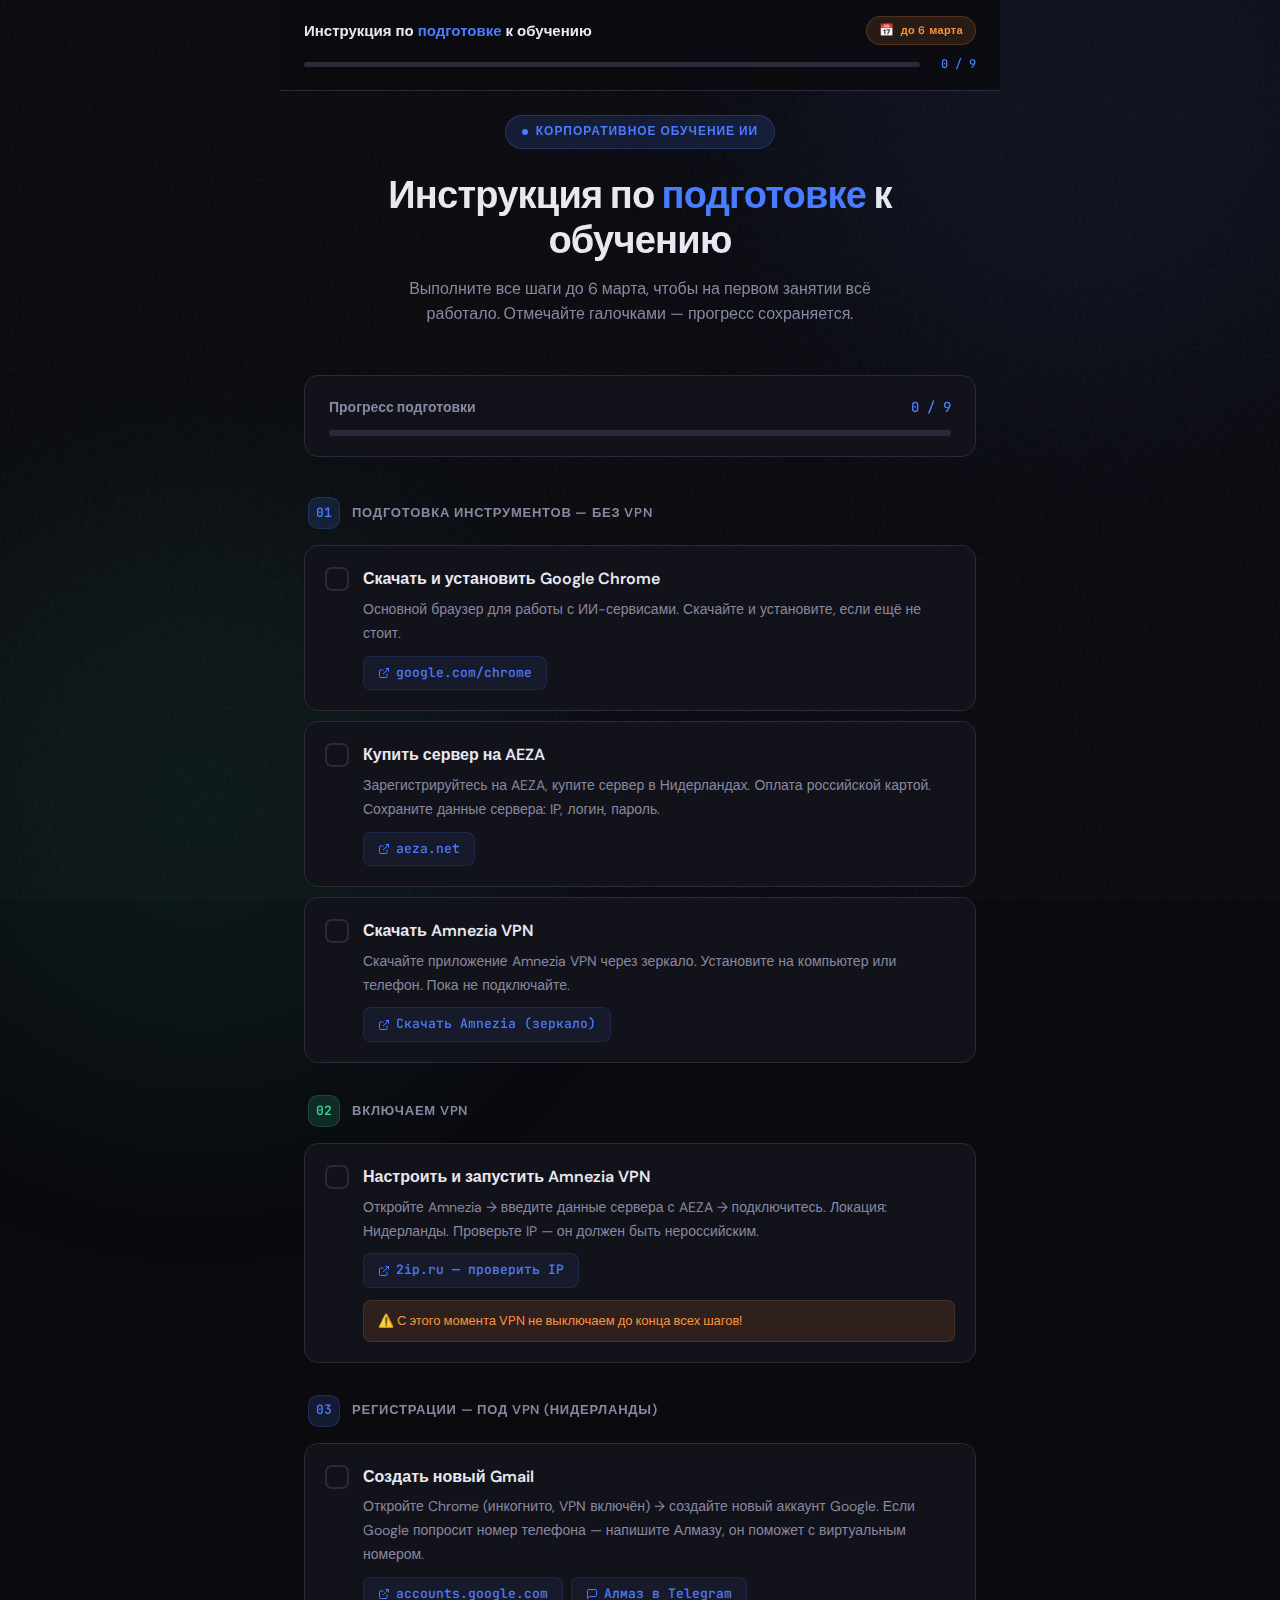
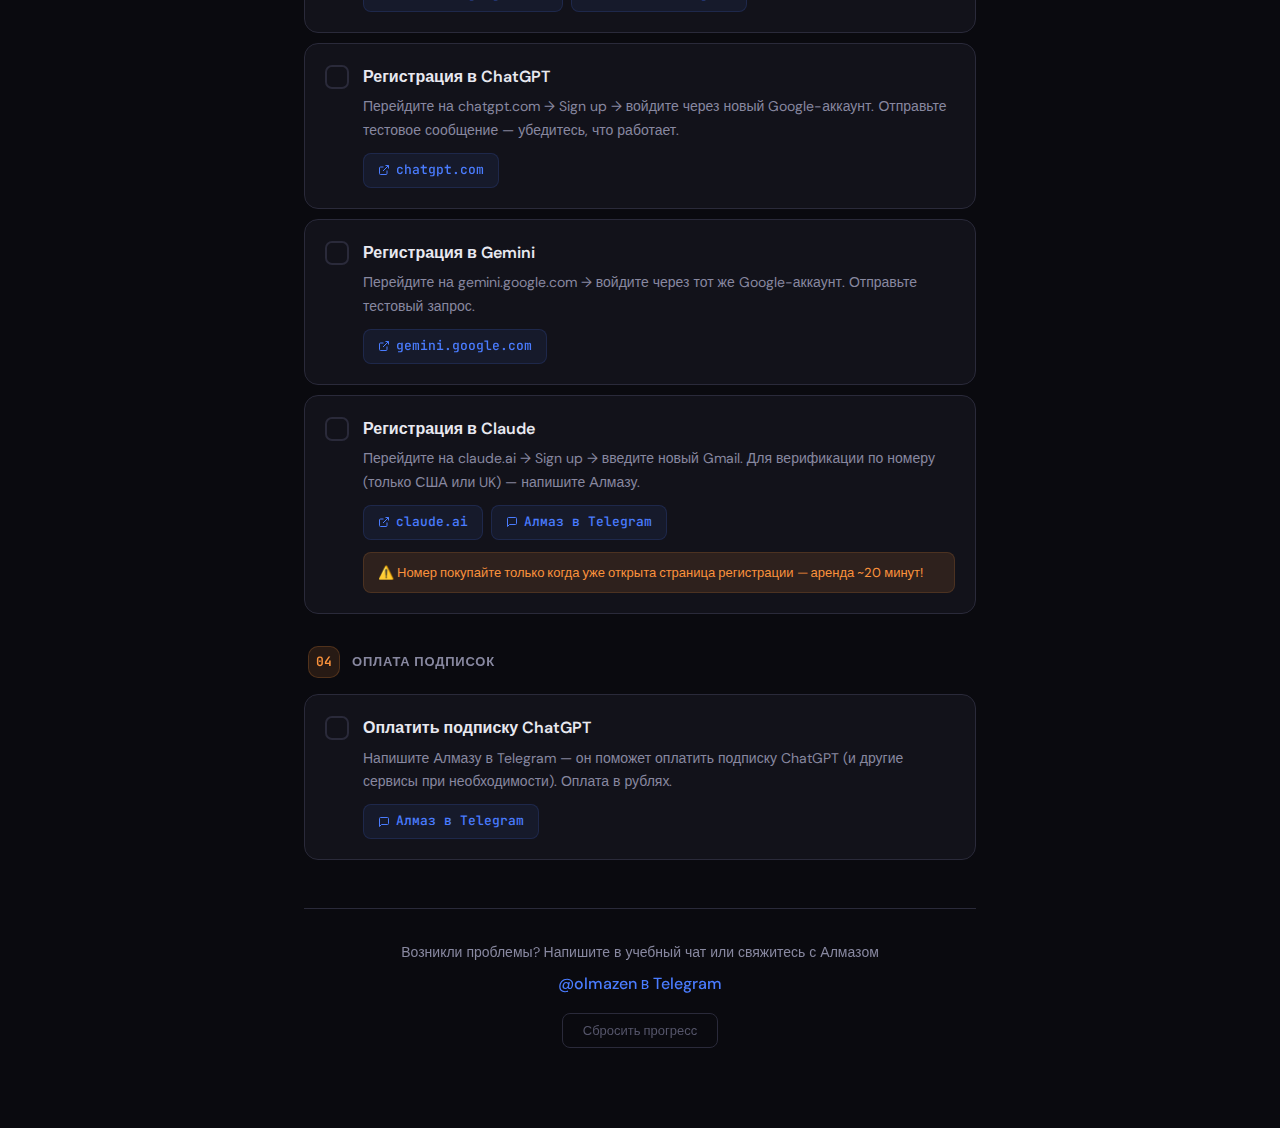
<file: checklist-malibu/index.html>
<!DOCTYPE html>
<html lang="ru">
<head>
    <meta charset="UTF-8">
    <meta name="viewport" content="width=device-width, initial-scale=1.0">
    <title>Подготовка к обучению — Малибу × ИИ</title>
    <link href="https://fonts.googleapis.com/css2?family=DM+Sans:ital,opsz,wght@0,9..40,300;0,9..40,400;0,9..40,500;0,9..40,600;0,9..40,700;1,9..40,400&family=JetBrains+Mono:wght@400;500&display=swap" rel="stylesheet">
    <style>
        :root {
            --bg: #0a0a0f;
            --surface: #12121a;
            --surface-hover: #1a1a26;
            --border: #2a2a3a;
            --border-active: #4a7cff;
            --text: #e8e8f0;
            --text-dim: #8888a0;
            --text-muted: #55556a;
            --accent: #4a7cff;
            --accent-glow: rgba(74, 124, 255, 0.15);
            --green: #34d399;
            --green-glow: rgba(52, 211, 153, 0.15);
            --orange: #fb923c;
            --orange-glow: rgba(251, 146, 60, 0.12);
            --radius: 14px;
        }

        * { margin: 0; padding: 0; box-sizing: border-box; }

        body {
            font-family: 'DM Sans', sans-serif;
            background: var(--bg);
            color: var(--text);
            min-height: 100vh;
            line-height: 1.6;
            -webkit-font-smoothing: antialiased;
        }

        .noise {
            position: fixed;
            top: 0; left: 0; right: 0; bottom: 0;
            background-image: url("data:image/svg+xml,%3Csvg viewBox='0 0 256 256' xmlns='http://www.w3.org/2000/svg'%3E%3Cfilter id='n'%3E%3CfeTurbulence type='fractalNoise' baseFrequency='0.9' numOctaves='4' stitchTiles='stitch'/%3E%3C/filter%3E%3Crect width='100%25' height='100%25' filter='url(%23n)' opacity='0.04'/%3E%3C/svg%3E");
            pointer-events: none;
            z-index: 0;
        }

        .glow-orb {
            position: fixed;
            width: 600px;
            height: 600px;
            border-radius: 50%;
            filter: blur(120px);
            opacity: 0.07;
            pointer-events: none;
            z-index: 0;
        }
        .glow-orb.blue { background: #4a7cff; top: -200px; right: -100px; }
        .glow-orb.green { background: #34d399; bottom: -200px; left: -100px; }

        .container {
            max-width: 720px;
            margin: 0 auto;
            padding: 0 24px 80px;
            position: relative;
            z-index: 1;
        }

        /* Sticky top bar */
        .sticky-top {
            position: sticky;
            top: 0;
            z-index: 50;
            background: rgba(10, 10, 15, 0.85);
            backdrop-filter: blur(20px);
            -webkit-backdrop-filter: blur(20px);
            border-bottom: 1px solid var(--border);
            padding: 16px 0 16px;
            margin: 0 -24px;
            padding-left: 24px;
            padding-right: 24px;
            transition: box-shadow 0.3s;
        }
        .sticky-top.scrolled {
            box-shadow: 0 8px 32px rgba(0,0,0,0.4);
        }
        .sticky-inner {
            max-width: 720px;
            margin: 0 auto;
        }
        .sticky-row {
            display: flex;
            align-items: center;
            justify-content: space-between;
            gap: 16px;
            margin-bottom: 10px;
        }
        .sticky-title {
            font-size: 15px;
            font-weight: 700;
            white-space: nowrap;
            overflow: hidden;
            text-overflow: ellipsis;
        }
        .sticky-title span { color: var(--accent); }
        .sticky-badge {
            display: inline-flex;
            align-items: center;
            gap: 6px;
            padding: 4px 12px;
            background: var(--orange-glow);
            border: 1px solid rgba(251, 146, 60, 0.2);
            border-radius: 100px;
            font-size: 11px;
            font-weight: 600;
            color: var(--orange);
            white-space: nowrap;
            letter-spacing: 0.03em;
        }
        .sticky-badge::before {
            content: '📅';
            font-size: 12px;
        }
        .sticky-progress {
            display: flex;
            align-items: center;
            gap: 12px;
        }
        .sticky-progress .progress-bar {
            flex: 1;
            height: 5px;
        }
        .sticky-progress .progress-count {
            font-size: 12px;
            min-width: 44px;
            text-align: right;
        }

        /* Header */
        .header {
            text-align: center;
            margin-bottom: 48px;
            padding-top: 24px;
            animation: fadeUp 0.8s ease;
        }

        .badge {
            display: inline-flex;
            align-items: center;
            gap: 8px;
            padding: 6px 16px;
            background: var(--accent-glow);
            border: 1px solid rgba(74, 124, 255, 0.25);
            border-radius: 100px;
            font-size: 12px;
            font-weight: 600;
            letter-spacing: 0.08em;
            text-transform: uppercase;
            color: var(--accent);
            margin-bottom: 24px;
        }
        .badge::before {
            content: '';
            width: 6px; height: 6px;
            background: var(--accent);
            border-radius: 50%;
            animation: pulse 2s infinite;
        }

        h1 {
            font-size: clamp(28px, 5vw, 38px);
            font-weight: 700;
            line-height: 1.2;
            margin-bottom: 12px;
            letter-spacing: -0.02em;
        }
        h1 span { color: var(--accent); }

        .subtitle {
            font-size: 16px;
            color: var(--text-dim);
            max-width: 500px;
            margin: 0 auto;
        }

        /* Progress bar */
        .progress-wrap {
            background: var(--surface);
            border: 1px solid var(--border);
            border-radius: var(--radius);
            padding: 20px 24px;
            margin-bottom: 40px;
            animation: fadeUp 0.8s ease 0.1s both;
        }
        .progress-top {
            display: flex;
            justify-content: space-between;
            align-items: center;
            margin-bottom: 12px;
        }
        .progress-label {
            font-size: 14px;
            font-weight: 600;
            color: var(--text-dim);
        }
        .progress-count {
            font-family: 'JetBrains Mono', monospace;
            font-size: 14px;
            color: var(--accent);
            font-weight: 500;
        }
        .progress-bar {
            height: 6px;
            background: var(--border);
            border-radius: 100px;
            overflow: hidden;
        }
        .progress-fill {
            height: 100%;
            background: linear-gradient(90deg, var(--accent), var(--green));
            border-radius: 100px;
            width: 0%;
            transition: width 0.6s cubic-bezier(0.22, 1, 0.36, 1);
        }

        /* Phase */
        .phase {
            margin-bottom: 32px;
            animation: fadeUp 0.8s ease both;
        }
        .phase:nth-child(3) { animation-delay: 0.15s; }
        .phase:nth-child(4) { animation-delay: 0.2s; }
        .phase:nth-child(5) { animation-delay: 0.25s; }
        .phase:nth-child(6) { animation-delay: 0.3s; }

        .phase-header {
            display: flex;
            align-items: center;
            gap: 12px;
            margin-bottom: 16px;
            padding-left: 4px;
        }
        .phase-number {
            width: 32px; height: 32px;
            display: flex; align-items: center; justify-content: center;
            border-radius: 10px;
            font-family: 'JetBrains Mono', monospace;
            font-size: 13px;
            font-weight: 600;
        }
        .phase-number.blue { background: var(--accent-glow); color: var(--accent); border: 1px solid rgba(74, 124, 255, 0.2); }
        .phase-number.green { background: var(--green-glow); color: var(--green); border: 1px solid rgba(52, 211, 153, 0.2); }
        .phase-number.orange { background: var(--orange-glow); color: var(--orange); border: 1px solid rgba(251, 146, 60, 0.2); }

        .phase-title {
            font-size: 13px;
            font-weight: 600;
            text-transform: uppercase;
            letter-spacing: 0.06em;
            color: var(--text-dim);
        }

        /* Step card */
        .step {
            background: var(--surface);
            border: 1px solid var(--border);
            border-radius: var(--radius);
            padding: 20px;
            margin-bottom: 10px;
            cursor: pointer;
            transition: all 0.3s ease;
            position: relative;
        }
        .step:hover {
            background: var(--surface-hover);
            border-color: rgba(74, 124, 255, 0.2);
        }
        .step.checked {
            border-color: rgba(52, 211, 153, 0.3);
            background: rgba(52, 211, 153, 0.03);
        }
        .step.checked .step-checkbox {
            background: var(--green);
            border-color: var(--green);
        }
        .step.checked .step-checkbox svg { opacity: 1; transform: scale(1); }
        .step.checked .step-title { color: var(--text-dim); }

        .step-top {
            display: flex;
            align-items: flex-start;
            gap: 14px;
        }

        .step-checkbox {
            width: 24px; height: 24px;
            min-width: 24px;
            border: 2px solid var(--border);
            border-radius: 7px;
            display: flex; align-items: center; justify-content: center;
            transition: all 0.25s ease;
            margin-top: 1px;
        }
        .step-checkbox svg {
            width: 14px; height: 14px;
            stroke: var(--bg);
            stroke-width: 3;
            fill: none;
            opacity: 0;
            transform: scale(0.5);
            transition: all 0.25s ease;
        }
        .step:hover .step-checkbox { border-color: var(--accent); }

        .step-content { flex: 1; }

        .step-title {
            font-size: 16px;
            font-weight: 600;
            margin-bottom: 6px;
            transition: color 0.3s;
        }

        .step-desc {
            font-size: 14px;
            color: var(--text-dim);
            line-height: 1.7;
        }

        .step-link {
            display: inline-flex;
            align-items: center;
            gap: 6px;
            margin-top: 10px;
            padding: 6px 14px;
            background: rgba(74, 124, 255, 0.08);
            border: 1px solid rgba(74, 124, 255, 0.15);
            border-radius: 8px;
            color: var(--accent);
            font-size: 13px;
            font-weight: 500;
            text-decoration: none;
            font-family: 'JetBrains Mono', monospace;
            transition: all 0.2s;
        }
        .step-link:hover {
            background: rgba(74, 124, 255, 0.15);
            border-color: rgba(74, 124, 255, 0.3);
        }
        .step-link svg {
            width: 12px; height: 12px;
            stroke: var(--accent);
            stroke-width: 2;
            fill: none;
        }

        .step-links {
            display: flex;
            flex-wrap: wrap;
            gap: 8px;
        }

        .tip {
            margin-top: 12px;
            padding: 10px 14px;
            background: var(--orange-glow);
            border: 1px solid rgba(251, 146, 60, 0.15);
            border-radius: 8px;
            font-size: 13px;
            color: var(--orange);
            line-height: 1.5;
        }
        .tip::before { content: '⚠️ '; }

        /* Footer */
        .footer {
            text-align: center;
            margin-top: 48px;
            padding-top: 32px;
            border-top: 1px solid var(--border);
            animation: fadeUp 0.8s ease 0.4s both;
        }
        .footer p {
            font-size: 14px;
            color: var(--text-dim);
            margin-bottom: 8px;
        }
        .footer a {
            color: var(--accent);
            text-decoration: none;
            font-weight: 500;
        }
        .footer a:hover { text-decoration: underline; }

        .reset-btn {
            display: inline-flex;
            align-items: center;
            gap: 6px;
            margin-top: 16px;
            padding: 8px 20px;
            background: transparent;
            border: 1px solid var(--border);
            border-radius: 8px;
            color: var(--text-muted);
            font-size: 13px;
            font-family: 'DM Sans', sans-serif;
            cursor: pointer;
            transition: all 0.2s;
        }
        .reset-btn:hover {
            border-color: var(--text-dim);
            color: var(--text-dim);
        }

        /* Animations */
        @keyframes fadeUp {
            from { opacity: 0; transform: translateY(20px); }
            to { opacity: 1; transform: translateY(0); }
        }
        @keyframes pulse {
            0%, 100% { opacity: 1; }
            50% { opacity: 0.4; }
        }

        /* Confetti */
        .confetti-wrap {
            position: fixed;
            top: 0; left: 0; right: 0; bottom: 0;
            pointer-events: none;
            z-index: 100;
            overflow: hidden;
        }
        .confetti {
            position: absolute;
            width: 8px;
            height: 8px;
            border-radius: 2px;
            top: -10px;
            animation: confettiFall 3s ease-in forwards;
        }
        @keyframes confettiFall {
            0% { transform: translateY(0) rotate(0deg); opacity: 1; }
            100% { transform: translateY(100vh) rotate(720deg); opacity: 0; }
        }

        .complete-msg {
            display: none;
            text-align: center;
            padding: 24px;
            background: var(--green-glow);
            border: 1px solid rgba(52, 211, 153, 0.2);
            border-radius: var(--radius);
            margin-top: 32px;
            animation: fadeUp 0.5s ease;
        }
        .complete-msg.show { display: block; }
        .complete-msg h3 {
            font-size: 20px;
            color: var(--green);
            margin-bottom: 6px;
        }
        .complete-msg p {
            font-size: 14px;
            color: var(--text-dim);
        }
    </style>
</head>
<body>
    <div class="noise"></div>
    <div class="glow-orb blue"></div>
    <div class="glow-orb green"></div>
    <div class="confetti-wrap" id="confettiWrap"></div>

    <div class="container">
        <div class="sticky-top" id="stickyTop">
            <div class="sticky-inner">
                <div class="sticky-row">
                    <div class="sticky-title">Инструкция по <span>подготовке</span> к обучению</div>
                    <div class="sticky-badge">до 6 марта</div>
                </div>
                <div class="sticky-progress">
                    <div class="progress-bar">
                        <div class="progress-fill" id="stickyProgressFill"></div>
                    </div>
                    <span class="progress-count" id="stickyProgressCount">0 / 9</span>
                </div>
            </div>
        </div>

        <div class="header">
            <div class="badge">Корпоративное обучение ИИ</div>
            <h1>Инструкция по <span>подготовке</span> к обучению</h1>
            <p class="subtitle">Выполните все шаги до 6 марта, чтобы на первом занятии всё работало. Отмечайте галочками — прогресс сохраняется.</p>
        </div>

        <div class="progress-wrap">
            <div class="progress-top">
                <span class="progress-label">Прогресс подготовки</span>
                <span class="progress-count" id="progressCount">0 / 9</span>
            </div>
            <div class="progress-bar">
                <div class="progress-fill" id="progressFill"></div>
            </div>
        </div>

        <!-- ФАЗА 1 -->
        <div class="phase">
            <div class="phase-header">
                <div class="phase-number blue">01</div>
                <div class="phase-title">Подготовка инструментов — без VPN</div>
            </div>

            <div class="step" data-step="1" onclick="toggleStep(this)">
                <div class="step-top">
                    <div class="step-checkbox"><svg viewBox="0 0 24 24"><polyline points="20 6 9 17 4 12"/></svg></div>
                    <div class="step-content">
                        <div class="step-title">Скачать и установить Google Chrome</div>
                        <div class="step-desc">Основной браузер для работы с ИИ-сервисами. Скачайте и установите, если ещё не стоит.</div>
                        <div class="step-links">
                            <a href="https://www.google.com/chrome/" target="_blank" class="step-link">
                                <svg viewBox="0 0 24 24"><path d="M18 13v6a2 2 0 0 1-2 2H5a2 2 0 0 1-2-2V8a2 2 0 0 1 2-2h6"/><polyline points="15 3 21 3 21 9"/><line x1="10" y1="14" x2="21" y2="3"/></svg>
                                google.com/chrome
                            </a>
                        </div>
                    </div>
                </div>
            </div>

            <div class="step" data-step="2" onclick="toggleStep(this)">
                <div class="step-top">
                    <div class="step-checkbox"><svg viewBox="0 0 24 24"><polyline points="20 6 9 17 4 12"/></svg></div>
                    <div class="step-content">
                        <div class="step-title">Купить сервер на AEZA</div>
                        <div class="step-desc">Зарегистрируйтесь на AEZA, купите сервер в Нидерландах. Оплата российской картой. Сохраните данные сервера: IP, логин, пароль.</div>
                        <div class="step-links">
                            <a href="https://aeza.net/" target="_blank" class="step-link">
                                <svg viewBox="0 0 24 24"><path d="M18 13v6a2 2 0 0 1-2 2H5a2 2 0 0 1-2-2V8a2 2 0 0 1 2-2h6"/><polyline points="15 3 21 3 21 9"/><line x1="10" y1="14" x2="21" y2="3"/></svg>
                                aeza.net
                            </a>
                        </div>
                    </div>
                </div>
            </div>

            <div class="step" data-step="3" onclick="toggleStep(this)">
                <div class="step-top">
                    <div class="step-checkbox"><svg viewBox="0 0 24 24"><polyline points="20 6 9 17 4 12"/></svg></div>
                    <div class="step-content">
                        <div class="step-title">Скачать Amnezia VPN</div>
                        <div class="step-desc">Скачайте приложение Amnezia VPN через зеркало. Установите на компьютер или телефон. Пока не подключайте.</div>
                        <div class="step-links">
                            <a href="https://m-1-13-3w5hsuiikq-ez.a.run.app/" target="_blank" class="step-link">
                                <svg viewBox="0 0 24 24"><path d="M18 13v6a2 2 0 0 1-2 2H5a2 2 0 0 1-2-2V8a2 2 0 0 1 2-2h6"/><polyline points="15 3 21 3 21 9"/><line x1="10" y1="14" x2="21" y2="3"/></svg>
                                Скачать Amnezia (зеркало)
                            </a>
                        </div>
                    </div>
                </div>
            </div>
        </div>

        <!-- ФАЗА 2 -->
        <div class="phase">
            <div class="phase-header">
                <div class="phase-number green">02</div>
                <div class="phase-title">Включаем VPN</div>
            </div>

            <div class="step" data-step="4" onclick="toggleStep(this)">
                <div class="step-top">
                    <div class="step-checkbox"><svg viewBox="0 0 24 24"><polyline points="20 6 9 17 4 12"/></svg></div>
                    <div class="step-content">
                        <div class="step-title">Настроить и запустить Amnezia VPN</div>
                        <div class="step-desc">Откройте Amnezia → введите данные сервера с AEZA → подключитесь. Локация: Нидерланды. Проверьте IP — он должен быть нероссийским.</div>
                        <div class="step-links">
                            <a href="https://2ip.ru/" target="_blank" class="step-link">
                                <svg viewBox="0 0 24 24"><path d="M18 13v6a2 2 0 0 1-2 2H5a2 2 0 0 1-2-2V8a2 2 0 0 1 2-2h6"/><polyline points="15 3 21 3 21 9"/><line x1="10" y1="14" x2="21" y2="3"/></svg>
                                2ip.ru — проверить IP
                            </a>
                        </div>
                        <div class="tip">С этого момента VPN не выключаем до конца всех шагов!</div>
                    </div>
                </div>
            </div>
        </div>

        <!-- ФАЗА 3 -->
        <div class="phase">
            <div class="phase-header">
                <div class="phase-number blue">03</div>
                <div class="phase-title">Регистрации — под VPN (Нидерланды)</div>
            </div>

            <div class="step" data-step="5" onclick="toggleStep(this)">
                <div class="step-top">
                    <div class="step-checkbox"><svg viewBox="0 0 24 24"><polyline points="20 6 9 17 4 12"/></svg></div>
                    <div class="step-content">
                        <div class="step-title">Создать новый Gmail</div>
                        <div class="step-desc">Откройте Chrome (инкогнито, VPN включён) → создайте новый аккаунт Google. Если Google попросит номер телефона — напишите Алмазу, он поможет с виртуальным номером.</div>
                        <div class="step-links">
                            <a href="https://accounts.google.com/" target="_blank" class="step-link">
                                <svg viewBox="0 0 24 24"><path d="M18 13v6a2 2 0 0 1-2 2H5a2 2 0 0 1-2-2V8a2 2 0 0 1 2-2h6"/><polyline points="15 3 21 3 21 9"/><line x1="10" y1="14" x2="21" y2="3"/></svg>
                                accounts.google.com
                            </a>
                            <a href="https://t.me/olmazen" target="_blank" class="step-link">
                                <svg viewBox="0 0 24 24"><path d="M21 15a2 2 0 0 1-2 2H7l-4 4V5a2 2 0 0 1 2-2h14a2 2 0 0 1 2 2z"/></svg>
                                Алмаз в Telegram
                            </a>
                        </div>
                    </div>
                </div>
            </div>

            <div class="step" data-step="6" onclick="toggleStep(this)">
                <div class="step-top">
                    <div class="step-checkbox"><svg viewBox="0 0 24 24"><polyline points="20 6 9 17 4 12"/></svg></div>
                    <div class="step-content">
                        <div class="step-title">Регистрация в ChatGPT</div>
                        <div class="step-desc">Перейдите на chatgpt.com → Sign up → войдите через новый Google-аккаунт. Отправьте тестовое сообщение — убедитесь, что работает.</div>
                        <div class="step-links">
                            <a href="https://chatgpt.com/" target="_blank" class="step-link">
                                <svg viewBox="0 0 24 24"><path d="M18 13v6a2 2 0 0 1-2 2H5a2 2 0 0 1-2-2V8a2 2 0 0 1 2-2h6"/><polyline points="15 3 21 3 21 9"/><line x1="10" y1="14" x2="21" y2="3"/></svg>
                                chatgpt.com
                            </a>
                        </div>
                    </div>
                </div>
            </div>

            <div class="step" data-step="7" onclick="toggleStep(this)">
                <div class="step-top">
                    <div class="step-checkbox"><svg viewBox="0 0 24 24"><polyline points="20 6 9 17 4 12"/></svg></div>
                    <div class="step-content">
                        <div class="step-title">Регистрация в Gemini</div>
                        <div class="step-desc">Перейдите на gemini.google.com → войдите через тот же Google-аккаунт. Отправьте тестовый запрос.</div>
                        <div class="step-links">
                            <a href="https://gemini.google.com/" target="_blank" class="step-link">
                                <svg viewBox="0 0 24 24"><path d="M18 13v6a2 2 0 0 1-2 2H5a2 2 0 0 1-2-2V8a2 2 0 0 1 2-2h6"/><polyline points="15 3 21 3 21 9"/><line x1="10" y1="14" x2="21" y2="3"/></svg>
                                gemini.google.com
                            </a>
                        </div>
                    </div>
                </div>
            </div>

            <div class="step" data-step="8" onclick="toggleStep(this)">
                <div class="step-top">
                    <div class="step-checkbox"><svg viewBox="0 0 24 24"><polyline points="20 6 9 17 4 12"/></svg></div>
                    <div class="step-content">
                        <div class="step-title">Регистрация в Claude</div>
                        <div class="step-desc">Перейдите на claude.ai → Sign up → введите новый Gmail. Для верификации по номеру (только США или UK) — напишите Алмазу.</div>
                        <div class="step-links">
                            <a href="https://claude.ai/" target="_blank" class="step-link">
                                <svg viewBox="0 0 24 24"><path d="M18 13v6a2 2 0 0 1-2 2H5a2 2 0 0 1-2-2V8a2 2 0 0 1 2-2h6"/><polyline points="15 3 21 3 21 9"/><line x1="10" y1="14" x2="21" y2="3"/></svg>
                                claude.ai
                            </a>
                            <a href="https://t.me/olmazen" target="_blank" class="step-link">
                                <svg viewBox="0 0 24 24"><path d="M21 15a2 2 0 0 1-2 2H7l-4 4V5a2 2 0 0 1 2-2h14a2 2 0 0 1 2 2z"/></svg>
                                Алмаз в Telegram
                            </a>
                        </div>
                        <div class="tip">Номер покупайте только когда уже открыта страница регистрации — аренда ~20 минут!</div>
                    </div>
                </div>
            </div>
        </div>

        <!-- ФАЗА 4 -->
        <div class="phase">
            <div class="phase-header">
                <div class="phase-number orange">04</div>
                <div class="phase-title">Оплата подписок</div>
            </div>

            <div class="step" data-step="9" onclick="toggleStep(this)">
                <div class="step-top">
                    <div class="step-checkbox"><svg viewBox="0 0 24 24"><polyline points="20 6 9 17 4 12"/></svg></div>
                    <div class="step-content">
                        <div class="step-title">Оплатить подписку ChatGPT</div>
                        <div class="step-desc">Напишите Алмазу в Telegram — он поможет оплатить подписку ChatGPT (и другие сервисы при необходимости). Оплата в рублях.</div>
                        <div class="step-links">
                            <a href="https://t.me/olmazen" target="_blank" class="step-link">
                                <svg viewBox="0 0 24 24"><path d="M21 15a2 2 0 0 1-2 2H7l-4 4V5a2 2 0 0 1 2-2h14a2 2 0 0 1 2 2z"/></svg>
                                Алмаз в Telegram
                            </a>
                        </div>
                    </div>
                </div>
            </div>
        </div>

        <div class="complete-msg" id="completeMsg">
            <h3>🎉 Всё готово!</h3>
            <p>Вы полностью готовы к обучению. Увидимся 2 марта в 14:00 МСК!</p>
        </div>

        <div class="footer">
            <p>Возникли проблемы? Напишите в учебный чат или свяжитесь с Алмазом</p>
            <a href="https://t.me/olmazen">@olmazen в Telegram</a>
            <br>
            <button class="reset-btn" onclick="resetAll()">Сбросить прогресс</button>
        </div>
    </div>

    <script>
        const STORAGE_KEY = 'malibu-checklist';
        const TOTAL_STEPS = 9;

        function loadState() {
            try {
                return JSON.parse(localStorage.getItem(STORAGE_KEY)) || {};
            } catch { return {}; }
        }

        function saveState(state) {
            localStorage.setItem(STORAGE_KEY, JSON.stringify(state));
        }

        function toggleStep(el) {
            const step = el.dataset.step;
            const state = loadState();
            state[step] = !state[step];
            saveState(state);
            render();
        }

        function resetAll() {
            if (confirm('Сбросить весь прогресс?')) {
                localStorage.removeItem(STORAGE_KEY);
                render();
            }
        }

        function launchConfetti() {
            const wrap = document.getElementById('confettiWrap');
            const colors = ['#4a7cff', '#34d399', '#fb923c', '#f472b6', '#a78bfa', '#fbbf24'];
            for (let i = 0; i < 60; i++) {
                const el = document.createElement('div');
                el.className = 'confetti';
                el.style.left = Math.random() * 100 + '%';
                el.style.background = colors[Math.floor(Math.random() * colors.length)];
                el.style.animationDelay = Math.random() * 1.5 + 's';
                el.style.animationDuration = (2 + Math.random() * 2) + 's';
                el.style.width = (5 + Math.random() * 8) + 'px';
                el.style.height = (5 + Math.random() * 8) + 'px';
                wrap.appendChild(el);
            }
            setTimeout(() => { wrap.innerHTML = ''; }, 5000);
        }

        function render() {
            const state = loadState();
            let checked = 0;

            document.querySelectorAll('.step').forEach(el => {
                const step = el.dataset.step;
                if (state[step]) {
                    el.classList.add('checked');
                    checked++;
                } else {
                    el.classList.remove('checked');
                }
            });

            const pct = (checked / TOTAL_STEPS * 100) + '%';
            const label = `${checked} / ${TOTAL_STEPS}`;

            document.getElementById('progressCount').textContent = label;
            document.getElementById('progressFill').style.width = pct;
            document.getElementById('stickyProgressCount').textContent = label;
            document.getElementById('stickyProgressFill').style.width = pct;

            const msg = document.getElementById('completeMsg');
            if (checked === TOTAL_STEPS) {
                msg.classList.add('show');
                if (!window._confettiShown) {
                    launchConfetti();
                    window._confettiShown = true;
                }
            } else {
                msg.classList.remove('show');
                window._confettiShown = false;
            }
        }

        // Scroll shadow on sticky bar
        window.addEventListener('scroll', () => {
            document.getElementById('stickyTop').classList.toggle('scrolled', window.scrollY > 40);
        });

        render();
    </script>
</body>
</html>
</file>
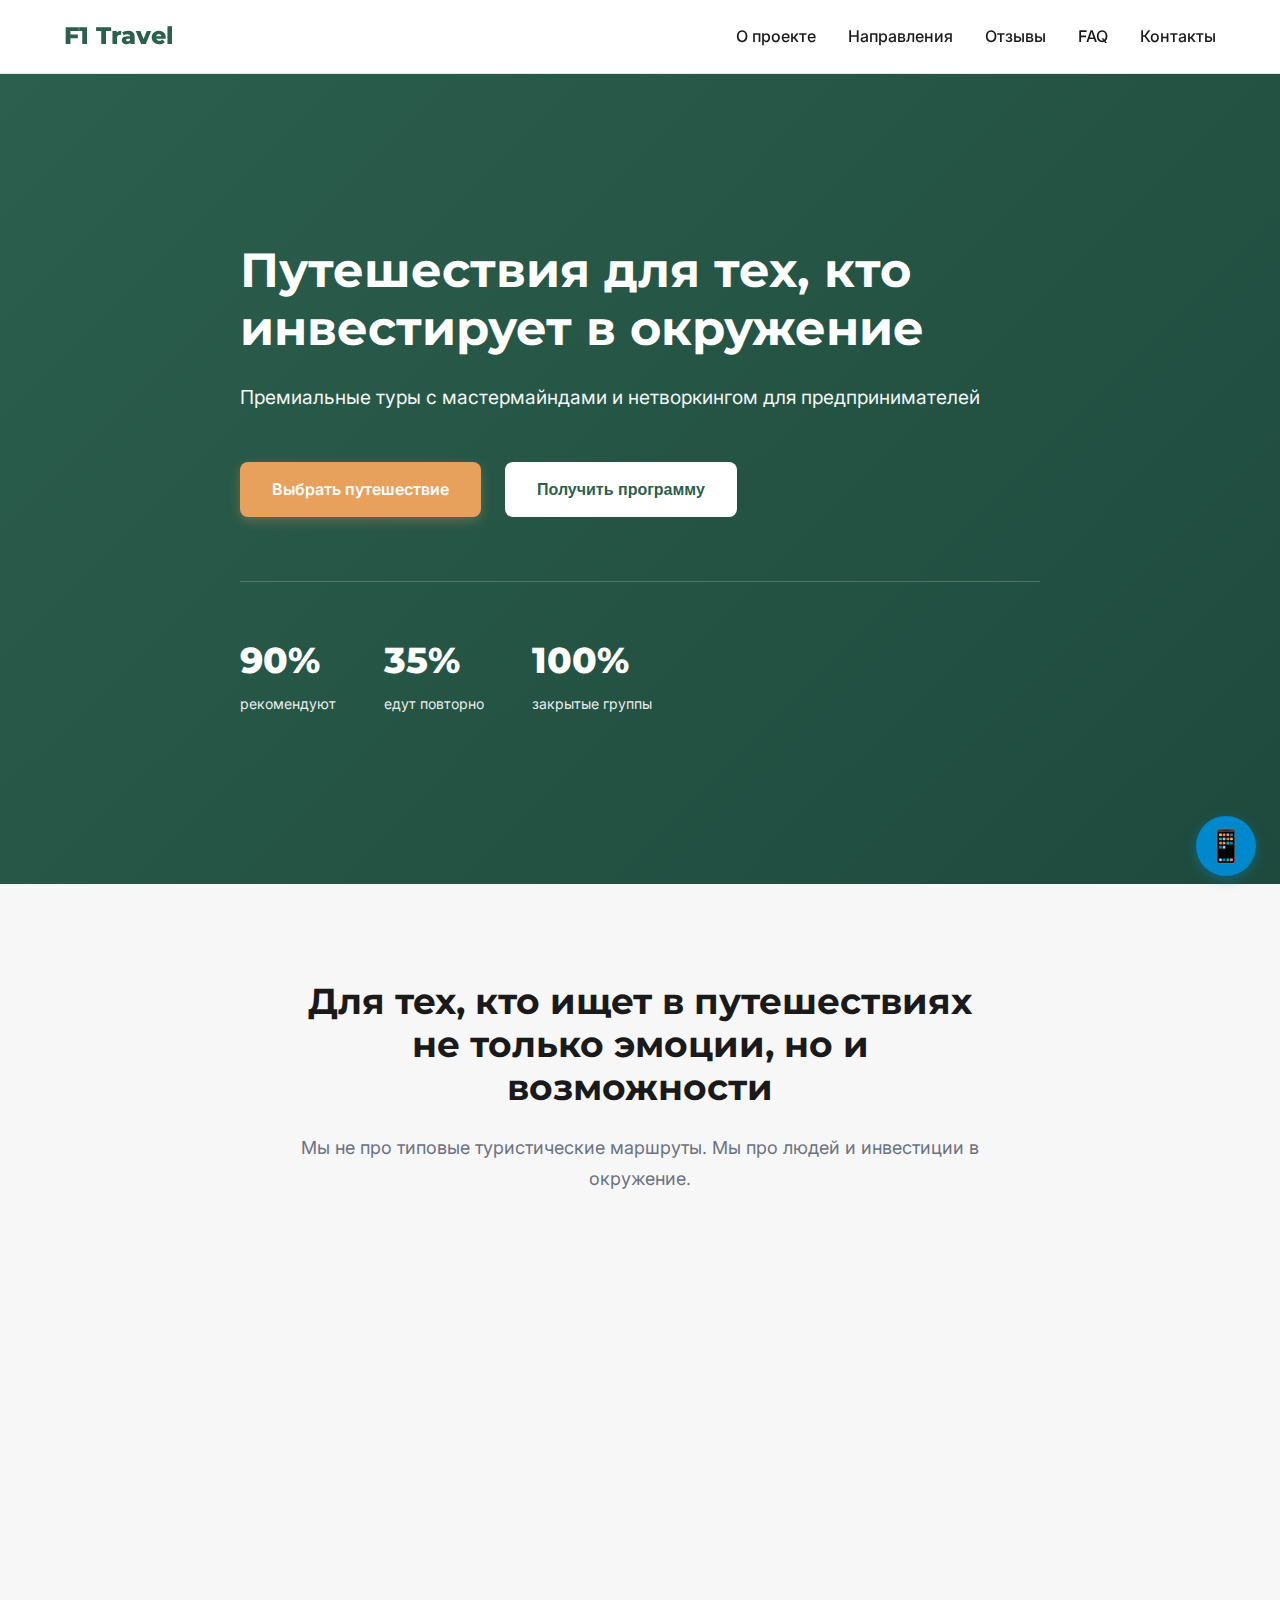
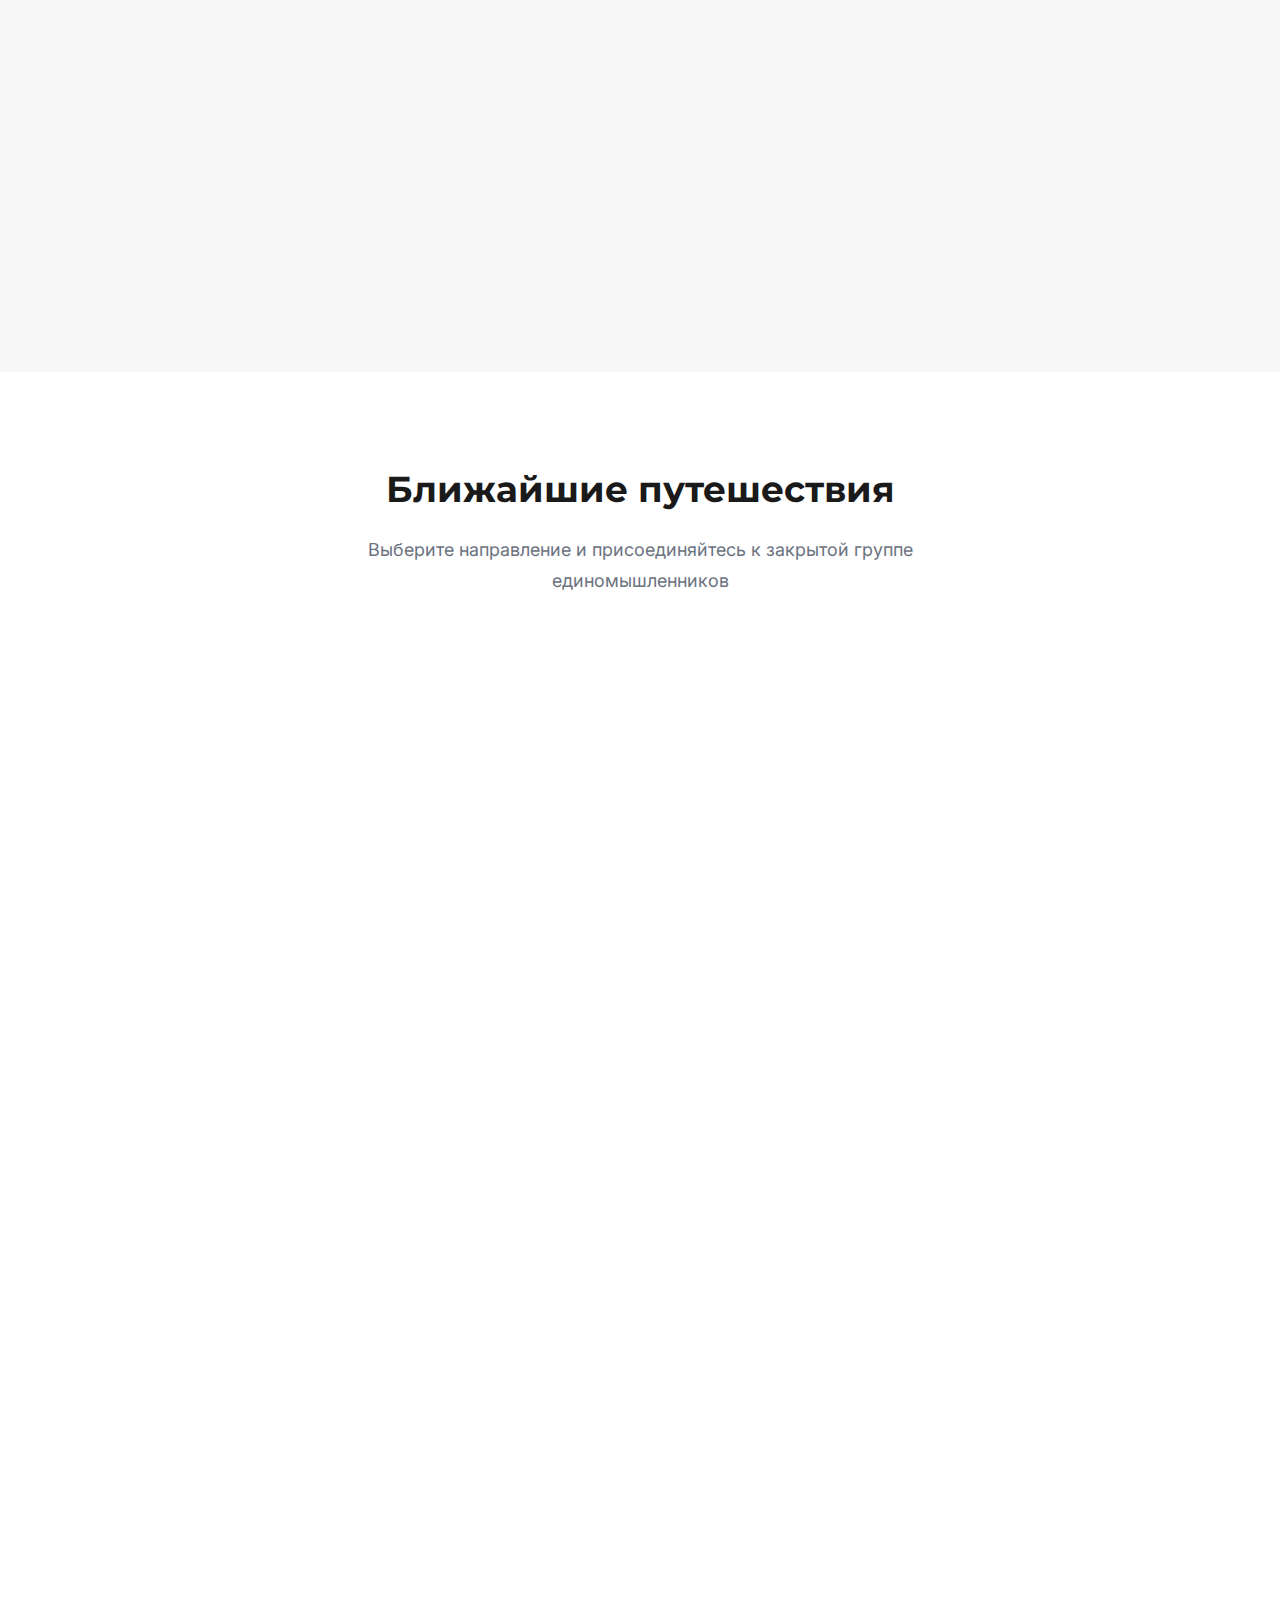
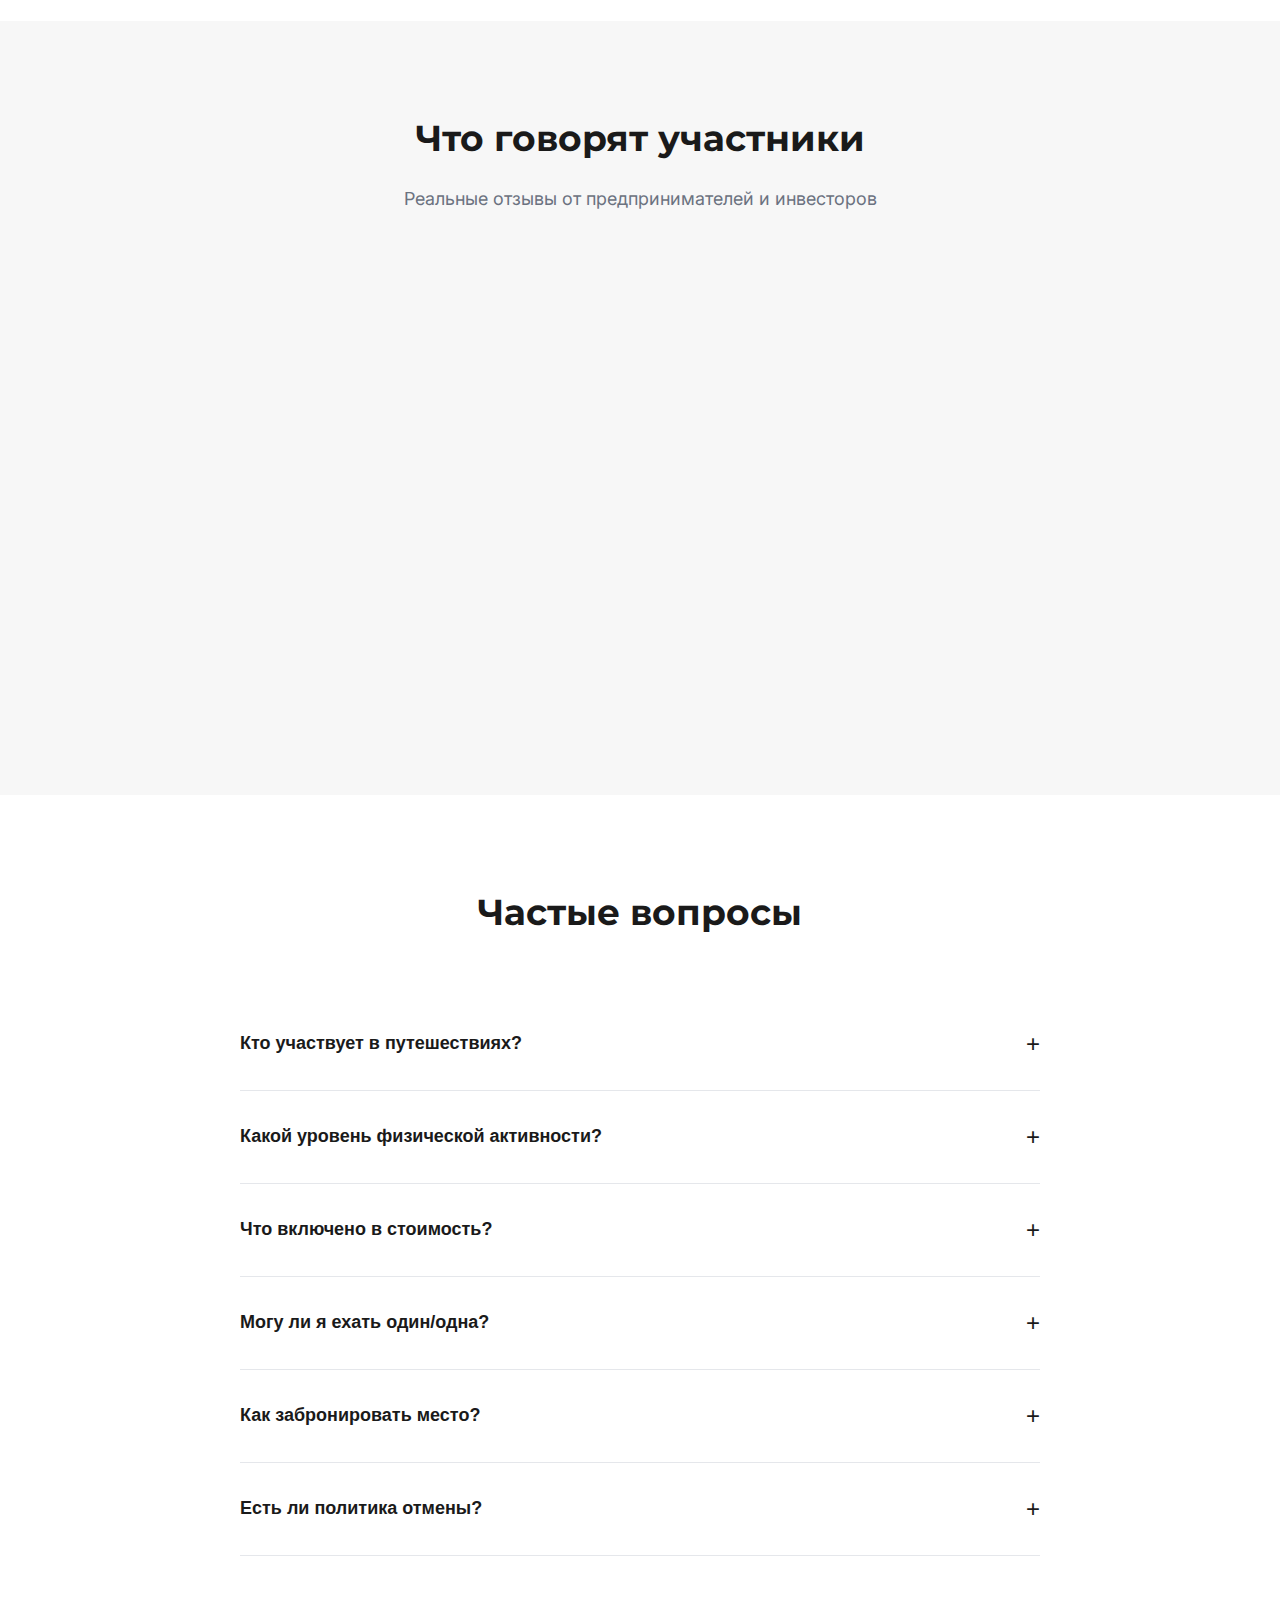
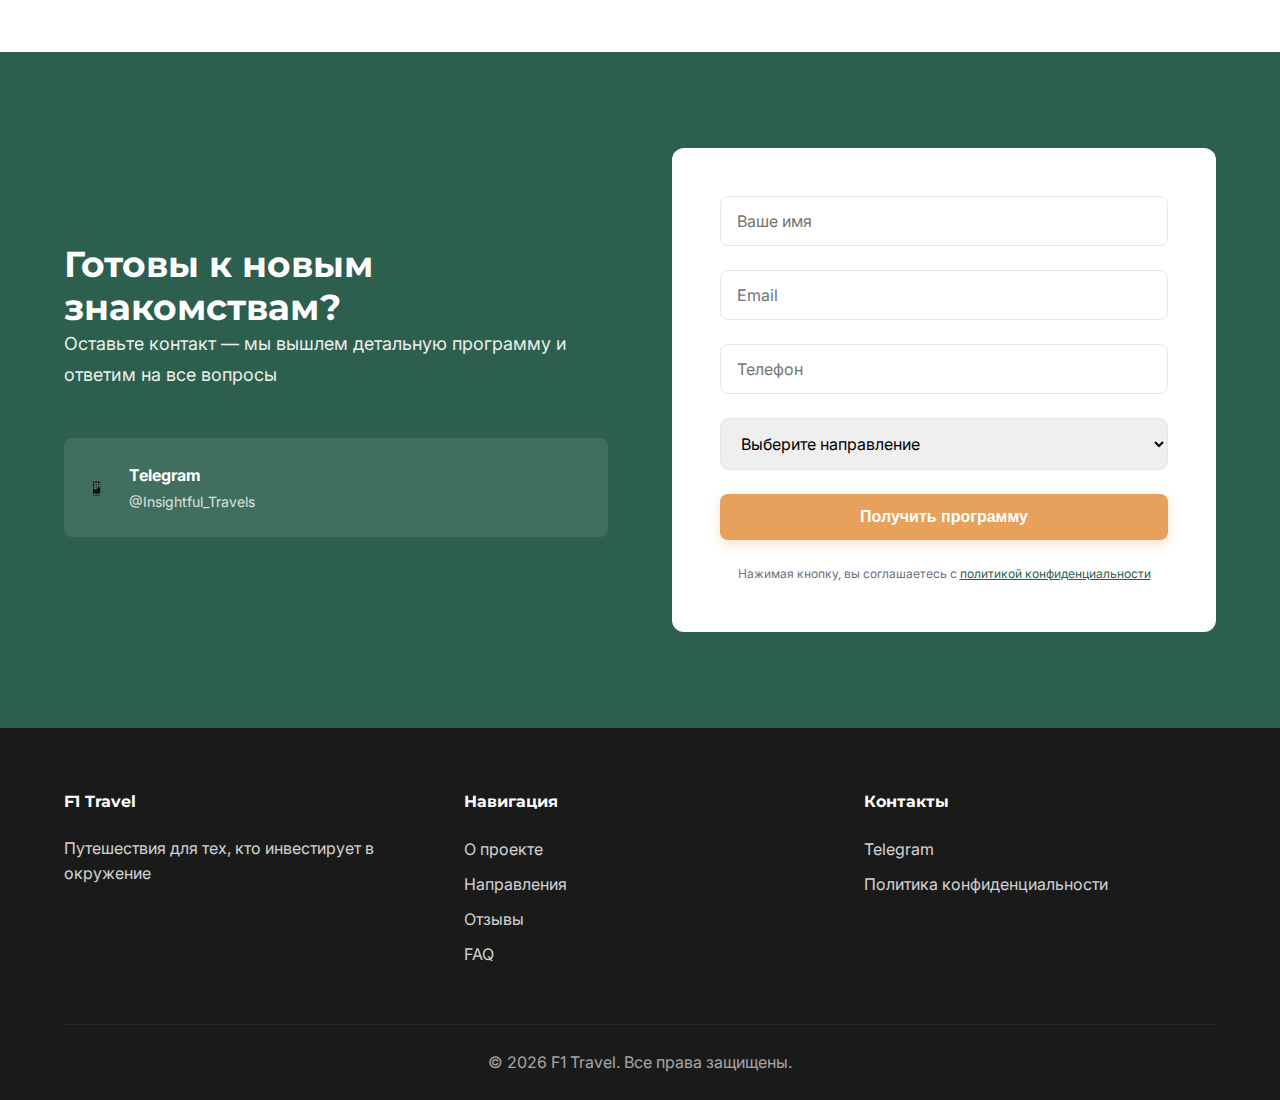
<file: f1-travel/index.html>
<!DOCTYPE html>
<html lang="ru">
<head>
    <meta charset="UTF-8">
    <meta name="viewport" content="width=device-width, initial-scale=1.0">
    <meta name="description" content="Премиальные путешествия с мастермайндами и нетворкингом для бизнес-аудитории. Байкал, Вьетнам, ЮАР. 90% участников рекомендуют.">
    <meta name="keywords" content="путешествия для предпринимателей, бизнес туры, мастермайнды, нетворкинг, Байкал, Вьетнам, ЮАР">
    
    <!-- Open Graph -->
    <meta property="og:title" content="F1 Travel — Путешествия для тех, кто инвестирует в окружение">
    <meta property="og:description" content="Премиальные туры с мастермайндами для предпринимателей и инвесторов">
    <meta property="og:type" content="website">
    <meta property="og:url" content="https://stavzzz.github.io/f1-travel/">
    <meta property="og:image" content="https://stavzzz.github.io/f1-travel/images/og-image.jpg">
    
    <title>Путешествия для предпринимателей и инвесторов | F1 Travel | Байкал, Вьетнам, ЮАР 2026</title>
    
    <link rel="stylesheet" href="css/style.css">
    <link rel="preconnect" href="https://fonts.googleapis.com">
    <link rel="preconnect" href="https://fonts.gstatic.com" crossorigin>
    <link href="https://fonts.googleapis.com/css2?family=Inter:wght@400;500;600;700&family=Montserrat:wght@700;800&display=swap" rel="stylesheet">
</head>
<body>
    <!-- Navigation -->
    <nav class="nav" id="nav">
        <div class="container">
            <div class="nav-content">
                <a href="#" class="logo">F1 Travel</a>
                <button class="nav-toggle" id="navToggle">
                    <span></span>
                    <span></span>
                    <span></span>
                </button>
                <ul class="nav-menu" id="navMenu">
                    <li><a href="#about">О проекте</a></li>
                    <li><a href="#tours">Направления</a></li>
                    <li><a href="#testimonials">Отзывы</a></li>
                    <li><a href="#faq">FAQ</a></li>
                    <li><a href="#contact">Контакты</a></li>
                </ul>
            </div>
        </div>
    </nav>

    <!-- Hero Section -->
    <section class="hero">
        <div class="hero-bg"></div>
        <div class="container">
            <div class="hero-content">
                <h1 class="hero-title">Путешествия для тех, кто инвестирует в окружение</h1>
                <p class="hero-subtitle">Премиальные туры с мастермайндами и нетворкингом для предпринимателей</p>
                <div class="hero-cta">
                    <a href="#tours" class="btn btn-primary">Выбрать путешествие</a>
                    <button class="btn btn-secondary" onclick="openLeadForm()">Получить программу</button>
                </div>
                <div class="hero-stats">
                    <div class="stat">
                        <span class="stat-number">90%</span>
                        <span class="stat-label">рекомендуют</span>
                    </div>
                    <div class="stat">
                        <span class="stat-number">35%</span>
                        <span class="stat-label">едут повторно</span>
                    </div>
                    <div class="stat">
                        <span class="stat-number">100%</span>
                        <span class="stat-label">закрытые группы</span>
                    </div>
                </div>
            </div>
        </div>
    </section>

    <!-- Value Proposition -->
    <section class="value-prop" id="about">
        <div class="container">
            <div class="section-header">
                <h2>Для тех, кто ищет в путешествиях не только эмоции, но и возможности</h2>
                <p>Мы не про типовые туристические маршруты. Мы про людей и инвестиции в окружение.</p>
            </div>
            <div class="cards-grid">
                <div class="card">
                    <div class="card-icon">🎯</div>
                    <h3>С нами находят</h3>
                    <ul class="card-list">
                        <li>Единомышленников в вопросах инвестиций и предпринимательства</li>
                        <li>Энергию и поддержку для новых свершений</li>
                        <li>Партнёров, клиентов, наставников и друзей</li>
                    </ul>
                </div>
                <div class="card">
                    <div class="card-icon">🚀</div>
                    <h3>Как мы это делаем</h3>
                    <ul class="card-list">
                        <li>Создаём среду, где легко быть собой без масок</li>
                        <li>Модерируем общение и помогаем находить точки соприкосновения</li>
                        <li>Проводим 3+ мастермайнда по темам: инвестиции, нетворкинг, life balance</li>
                        <li>Помогаем задавать правильные вопросы для роста</li>
                    </ul>
                </div>
                <div class="card">
                    <div class="card-icon">👥</div>
                    <h3>Кто наши путешественники</h3>
                    <ul class="card-list">
                        <li>Инвесторы</li>
                        <li>Предприниматели</li>
                        <li>Управленцы в найме</li>
                        <li>Люди, которые ценят среду для роста</li>
                    </ul>
                </div>
            </div>
        </div>
    </section>

    <!-- Tours -->
    <section class="tours" id="tours">
        <div class="container">
            <div class="section-header">
                <h2>Ближайшие путешествия</h2>
                <p>Выберите направление и присоединяйтесь к закрытой группе единомышленников</p>
            </div>
            <div class="tours-grid">
                <!-- Tour 1: Baikal -->
                <div class="tour-card">
                    <div class="tour-image" style="background-image: url('https://i.1.creatium.io/disk2/e7/29/db/1b3cb11c6312df7b1032850732c4e00c48/img_2121.webp')"></div>
                    <div class="tour-content">
                        <div class="tour-badge">Февраль 2026</div>
                        <h3>Байкал</h3>
                        <p class="tour-dates">📅 27 февраля — 3 марта 2026</p>
                        <p class="tour-description">Зимний Байкал, ледовые станции, багги, мастермайнды в уникальной атмосфере</p>
                        <ul class="tour-highlights">
                            <li>✓ 4 ночи проживания</li>
                            <li>✓ Активности: багги, коньки, рыбалка</li>
                            <li>✓ 3 мастермайнда</li>
                            <li>✓ Сопровождение 24/7</li>
                        </ul>
                        <a href="baikal.html" class="btn btn-primary">Подробнее</a>
                    </div>
                </div>

                <!-- Tour 2: Vietnam -->
                <div class="tour-card">
                    <div class="tour-image" style="background-image: url('https://i.1.creatium.io/disk2/10/06/e4/0b948d086b0a9621b66f45c54d70f9fbce/skorrektirova.jpg')"></div>
                    <div class="tour-content">
                        <div class="tour-badge">Май 2026</div>
                        <h3>Вьетнам</h3>
                        <p class="tour-dates">📅 30 апреля — 6 мая 2026</p>
                        <p class="tour-description">Бутик-яхта 5* в заливе Халонг, спа, авторская кухня, нетворкинг на палубе</p>
                        <ul class="tour-highlights">
                            <li>✓ Яхта класса люкс</li>
                            <li>✓ Каюты с панорамными окнами</li>
                            <li>✓ Джакузи и лаундж-зоны</li>
                            <li>✓ Ресторан с авторской кухней</li>
                        </ul>
                        <a href="vietnam.html" class="btn btn-primary">Подробнее</a>
                    </div>
                </div>

                <!-- Tour 3: South Africa -->
                <div class="tour-card">
                    <div class="tour-image" style="background-image: url('https://i.1.creatium.io/disk2/0f/b3/5b/61951a1b4ebb4cfbe830ad11c0c1aaa2a1/img_1162.webp')"></div>
                    <div class="tour-content">
                        <div class="tour-badge">Ноябрь 2026</div>
                        <h3>ЮАР</h3>
                        <p class="tour-dates">📅 3 — 11 ноября 2026</p>
                        <p class="tour-description">Сафари, винные долины Стелленбоша, Кейптаун — приключение и бизнес-нетворкинг</p>
                        <ul class="tour-highlights">
                            <li>✓ Сафари с гидом</li>
                            <li>✓ Дегустации вин</li>
                            <li>✓ Экскурсии по Кейптауну</li>
                            <li>✓ Бизнес-мастермайнды</li>
                        </ul>
                        <a href="#contact" class="btn btn-primary" onclick="openLeadForm('ЮАР')">Узнать детали</a>
                    </div>
                </div>
            </div>
        </div>
    </section>

    <!-- Testimonials -->
    <section class="testimonials" id="testimonials">
        <div class="container">
            <div class="section-header">
                <h2>Что говорят участники</h2>
                <p>Реальные отзывы от предпринимателей и инвесторов</p>
            </div>
            <div class="testimonials-grid">
                <div class="testimonial-card">
                    <div class="testimonial-stars">⭐⭐⭐⭐⭐</div>
                    <p class="testimonial-text">«За 5 дней на Байкале я нашёл партнёра для нового проекта и познакомился с людьми, с которыми продолжаю общаться спустя полгода. Это не просто путешествие — это инвестиция в окружение.»</p>
                    <div class="testimonial-author">
                        <strong>Иван Петров</strong>
                        <span>Основатель IT-компании</span>
                    </div>
                </div>
                <div class="testimonial-card">
                    <div class="testimonial-stars">⭐⭐⭐⭐⭐</div>
                    <p class="testimonial-text">«Атмосфера доверия и открытости поразила. Обычно на бизнес-мероприятиях все в масках, а здесь люди делятся реальными вызовами и помогают друг другу. Еду снова!»</p>
                    <div class="testimonial-author">
                        <strong>Мария Соколова</strong>
                        <span>Инвестор, управляющий партнёр</span>
                    </div>
                </div>
                <div class="testimonial-card">
                    <div class="testimonial-stars">⭐⭐⭐⭐⭐</div>
                    <p class="testimonial-text">«Мастермайнды проходят в невероятных локациях — на яхте, у костра, в горах. Обсуждаем бизнес, инвестиции, жизнь. Вернулся с новыми идеями и мотивацией на год вперёд.»</p>
                    <div class="testimonial-author">
                        <strong>Алексей Борисов</strong>
                        <span>Предприниматель, ecommerce</span>
                    </div>
                </div>
            </div>
        </div>
    </section>

    <!-- FAQ -->
    <section class="faq" id="faq">
        <div class="container">
            <div class="section-header">
                <h2>Частые вопросы</h2>
            </div>
            <div class="faq-list">
                <div class="faq-item">
                    <button class="faq-question">
                        <span>Кто участвует в путешествиях?</span>
                        <span class="faq-icon">+</span>
                    </button>
                    <div class="faq-answer">
                        <p>Инвесторы, предприниматели, управленцы в найме — люди, которые ценят качественное окружение и выбирают среду для роста. Средний возраст 30-45 лет.</p>
                    </div>
                </div>
                <div class="faq-item">
                    <button class="faq-question">
                        <span>Какой уровень физической активности?</span>
                        <span class="faq-icon">+</span>
                    </button>
                    <div class="faq-answer">
                        <p>Средний. Программы адаптированы для комфортного участия без специальной подготовки. Активности опциональны — можете выбрать отдых или нетворкинг.</p>
                    </div>
                </div>
                <div class="faq-item">
                    <button class="faq-question">
                        <span>Что включено в стоимость?</span>
                        <span class="faq-icon">+</span>
                    </button>
                    <div class="faq-answer">
                        <p>Проживание, трансферы, основные приёмы пищи, все активности по программе, мастермайнды, модерация нетворкинга, сопровождение гида 24/7.</p>
                    </div>
                </div>
                <div class="faq-item">
                    <button class="faq-question">
                        <span>Могу ли я ехать один/одна?</span>
                        <span class="faq-icon">+</span>
                    </button>
                    <div class="faq-answer">
                        <p>Конечно! Более 40% участников приезжают без пары. Мы помогаем всем быстро познакомиться и интегрироваться в группу.</p>
                    </div>
                </div>
                <div class="faq-item">
                    <button class="faq-question">
                        <span>Как забронировать место?</span>
                        <span class="faq-icon">+</span>
                    </button>
                    <div class="faq-answer">
                        <p>Заполните форму на сайте или напишите нам в Telegram. Мы вышлем детали, программу и реквизиты для предоплаты.</p>
                    </div>
                </div>
                <div class="faq-item">
                    <button class="faq-question">
                        <span>Есть ли политика отмены?</span>
                        <span class="faq-icon">+</span>
                    </button>
                    <div class="faq-answer">
                        <p>Да. При отмене за 30+ дней — возврат 100%. За 14-30 дней — 50%. Менее 14 дней — без возврата. Детали в договоре.</p>
                    </div>
                </div>
            </div>
        </div>
    </section>

    <!-- Contact / Lead Form Section -->
    <section class="contact" id="contact">
        <div class="container">
            <div class="contact-content">
                <div class="contact-info">
                    <h2>Готовы к новым знакомствам?</h2>
                    <p>Оставьте контакт — мы вышлем детальную программу и ответим на все вопросы</p>
                    <div class="contact-methods">
                        <a href="https://t.me/Insightful_Travels" class="contact-method" target="_blank">
                            <span class="contact-icon">📱</span>
                            <div>
                                <strong>Telegram</strong>
                                <span>@Insightful_Travels</span>
                            </div>
                        </a>
                    </div>
                </div>
                <form class="lead-form" id="leadForm">
                    <input type="text" name="name" placeholder="Ваше имя" required>
                    <input type="email" name="email" placeholder="Email" required>
                    <input type="tel" name="phone" placeholder="Телефон">
                    <select name="tour">
                        <option value="">Выберите направление</option>
                        <option value="baikal">Байкал (27 фев - 3 мар)</option>
                        <option value="vietnam">Вьетнам (30 апр - 6 мая)</option>
                        <option value="southafrica">ЮАР (3-11 ноя)</option>
                        <option value="any">Любое</option>
                    </select>
                    <button type="submit" class="btn btn-primary">Получить программу</button>
                    <p class="form-privacy">Нажимая кнопку, вы соглашаетесь с <a href="/privacy">политикой конфиденциальности</a></p>
                </form>
            </div>
        </div>
    </section>

    <!-- Footer -->
    <footer class="footer">
        <div class="container">
            <div class="footer-content">
                <div class="footer-col">
                    <h4>F1 Travel</h4>
                    <p>Путешествия для тех, кто инвестирует в окружение</p>
                </div>
                <div class="footer-col">
                    <h4>Навигация</h4>
                    <ul>
                        <li><a href="#about">О проекте</a></li>
                        <li><a href="#tours">Направления</a></li>
                        <li><a href="#testimonials">Отзывы</a></li>
                        <li><a href="#faq">FAQ</a></li>
                    </ul>
                </div>
                <div class="footer-col">
                    <h4>Контакты</h4>
                    <ul>
                        <li><a href="https://t.me/Insightful_Travels" target="_blank">Telegram</a></li>
                        <li><a href="/privacy">Политика конфиденциальности</a></li>
                    </ul>
                </div>
            </div>
            <div class="footer-bottom">
                <p>&copy; 2026 F1 Travel. Все права защищены.</p>
            </div>
        </div>
    </footer>

    <!-- Lead Form Modal -->
    <div class="modal" id="leadModal">
        <div class="modal-content">
            <button class="modal-close" onclick="closeLeadForm()">&times;</button>
            <h3>Получить программу путешествия</h3>
            <form class="lead-form" id="modalLeadForm">
                <input type="text" name="name" placeholder="Ваше имя" required>
                <input type="email" name="email" placeholder="Email" required>
                <input type="tel" name="phone" placeholder="Телефон">
                <select name="tour" id="modalTourSelect">
                    <option value="">Выберите направление</option>
                    <option value="baikal">Байкал (27 фев - 3 мар)</option>
                    <option value="vietnam">Вьетнам (30 апр - 6 мая)</option>
                    <option value="southafrica">ЮАР (3-11 ноя)</option>
                    <option value="any">Любое</option>
                </select>
                <button type="submit" class="btn btn-primary">Отправить</button>
            </form>
        </div>
    </div>

    <script src="js/script.js"></script>
</body>
</html>
</file>
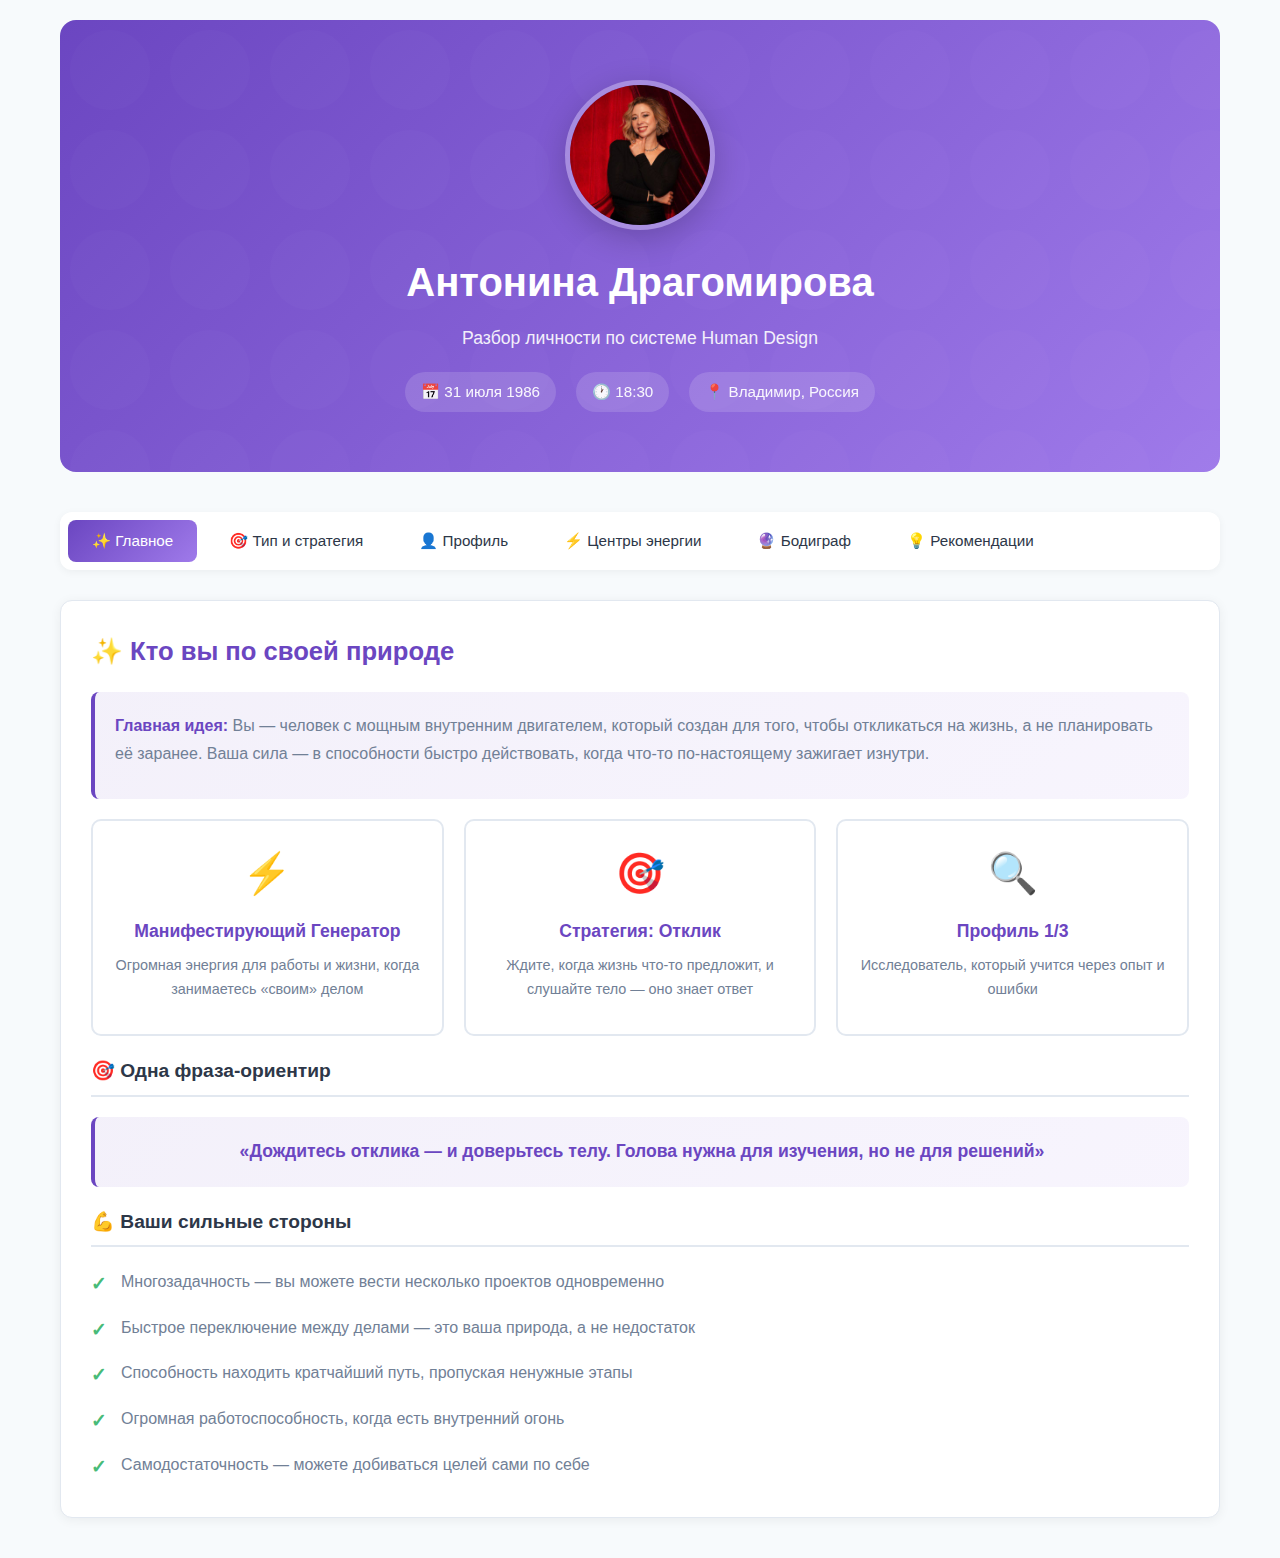
<file: human-design/index.html>
<!DOCTYPE html>
<html lang="ru">
<head>
<meta charset="UTF-8">
<meta name="viewport" content="width=device-width, initial-scale=1.0">
<title>Human Design — Антонина Драгомирова</title>
<style>
:root {
  --primary: #6B46C1;
  --secondary: #9F7AEA;
  --accent: #ED8936;
  --bg: #F7FAFC;
  --surface: #FFFFFF;
  --text: #2D3748;
  --text-light: #718096;
  --border: #E2E8F0;
  --success: #48BB78;
  --warning: #ED8936;
}

* {
  margin: 0;
  padding: 0;
  box-sizing: border-box;
}

body {
  font-family: 'Segoe UI', -apple-system, BlinkMacSystemFont, sans-serif;
  background: var(--bg);
  color: var(--text);
  line-height: 1.6;
}

.container {
  max-width: 1200px;
  margin: 0 auto;
  padding: 20px;
}

/* Header */
.header {
  background: linear-gradient(135deg, var(--primary), var(--secondary));
  color: white;
  padding: 60px 20px;
  text-align: center;
  border-radius: 16px;
  margin-bottom: 40px;
  position: relative;
  overflow: hidden;
}

.header::before {
  content: '';
  position: absolute;
  top: 0;
  left: 0;
  right: 0;
  bottom: 0;
  background: url('data:image/svg+xml,<svg width="100" height="100" xmlns="http://www.w3.org/2000/svg"><circle cx="50" cy="50" r="40" fill="rgba(255,255,255,0.05)"/></svg>');
  opacity: 0.3;
}

.header-content {
  position: relative;
  z-index: 1;
}

.photo-container {
  width: 150px;
  height: 150px;
  border-radius: 50%;
  margin: 0 auto 20px;
  overflow: hidden;
  border: 5px solid rgba(255,255,255,0.3);
  box-shadow: 0 8px 32px rgba(0,0,0,0.2);
}

.photo-container img {
  width: 100%;
  height: 100%;
  object-fit: cover;
}

.header h1 {
  font-size: 2.5em;
  font-weight: 700;
  margin-bottom: 10px;
}

.header .subtitle {
  font-size: 1.1em;
  opacity: 0.9;
  margin-bottom: 5px;
}

.birth-info {
  display: flex;
  gap: 20px;
  justify-content: center;
  flex-wrap: wrap;
  margin-top: 20px;
  font-size: 0.95em;
  opacity: 0.95;
}

.birth-info span {
  background: rgba(255,255,255,0.15);
  padding: 8px 16px;
  border-radius: 20px;
  backdrop-filter: blur(10px);
}

/* Tabs */
.tabs {
  display: flex;
  gap: 8px;
  overflow-x: auto;
  margin-bottom: 30px;
  background: var(--surface);
  padding: 8px;
  border-radius: 12px;
  box-shadow: 0 2px 8px rgba(0,0,0,0.05);
}

.tab {
  padding: 12px 24px;
  border: none;
  background: transparent;
  color: var(--text);
  cursor: pointer;
  border-radius: 8px;
  font-size: 0.95em;
  font-weight: 500;
  transition: all 0.3s;
  white-space: nowrap;
}

.tab:hover {
  background: var(--bg);
}

.tab.active {
  background: linear-gradient(135deg, var(--primary), var(--secondary));
  color: white;
}

/* Tab content */
.tab-content {
  display: none;
  animation: fadeIn 0.4s;
}

.tab-content.active {
  display: block;
}

@keyframes fadeIn {
  from { opacity: 0; transform: translateY(10px); }
  to { opacity: 1; transform: translateY(0); }
}

/* Cards */
.card {
  background: var(--surface);
  border-radius: 12px;
  padding: 30px;
  margin-bottom: 20px;
  box-shadow: 0 2px 12px rgba(0,0,0,0.06);
  border: 1px solid var(--border);
}

.card h2 {
  font-size: 1.6em;
  color: var(--primary);
  margin-bottom: 16px;
  display: flex;
  align-items: center;
  gap: 10px;
}

.card h3 {
  font-size: 1.2em;
  color: var(--text);
  margin: 20px 0 12px;
  padding-bottom: 8px;
  border-bottom: 2px solid var(--border);
}

.card p {
  margin-bottom: 12px;
  line-height: 1.7;
  color: var(--text-light);
}

/* Highlight box */
.highlight {
  background: linear-gradient(135deg, rgba(107,70,193,0.08), rgba(159,122,234,0.08));
  border-left: 4px solid var(--primary);
  padding: 20px;
  border-radius: 8px;
  margin: 20px 0;
}

.highlight strong {
  color: var(--primary);
}

/* Grid */
.grid {
  display: grid;
  gap: 20px;
  margin: 20px 0;
}

.grid-2 {
  grid-template-columns: repeat(auto-fit, minmax(280px, 1fr));
}

.grid-3 {
  grid-template-columns: repeat(auto-fit, minmax(220px, 1fr));
}

/* Feature box */
.feature {
  background: var(--surface);
  border: 2px solid var(--border);
  border-radius: 10px;
  padding: 20px;
  text-align: center;
  transition: all 0.3s;
}

.feature:hover {
  border-color: var(--secondary);
  transform: translateY(-2px);
  box-shadow: 0 8px 20px rgba(107,70,193,0.1);
}

.feature-icon {
  font-size: 2.5em;
  margin-bottom: 12px;
}

.feature h4 {
  font-size: 1.1em;
  margin-bottom: 8px;
  color: var(--primary);
}

.feature p {
  font-size: 0.9em;
  color: var(--text-light);
}

/* List */
ul {
  list-style: none;
  padding-left: 0;
}

ul li {
  padding: 10px 0 10px 30px;
  position: relative;
  color: var(--text-light);
}

ul li::before {
  content: '✓';
  position: absolute;
  left: 0;
  color: var(--success);
  font-weight: bold;
  font-size: 1.2em;
}

/* Warning list */
.warning-list li::before {
  content: '⚠';
  color: var(--warning);
}

/* Bodygraph images */
.bodygraph-container {
  display: grid;
  grid-template-columns: repeat(auto-fit, minmax(300px, 1fr));
  gap: 20px;
  margin: 30px 0;
}

.bodygraph-img {
  background: var(--surface);
  border-radius: 12px;
  padding: 20px;
  box-shadow: 0 4px 16px rgba(0,0,0,0.08);
  text-align: center;
}

.bodygraph-img img {
  max-width: 100%;
  height: auto;
  border-radius: 8px;
}

.bodygraph-img p {
  margin-top: 12px;
  font-size: 0.9em;
  color: var(--text-light);
}

/* Badge */
.badge {
  display: inline-block;
  padding: 6px 14px;
  border-radius: 20px;
  font-size: 0.85em;
  font-weight: 600;
  margin: 4px;
}

.badge-primary {
  background: rgba(107,70,193,0.1);
  color: var(--primary);
}

.badge-success {
  background: rgba(72,187,120,0.1);
  color: var(--success);
}

.badge-warning {
  background: rgba(237,137,54,0.1);
  color: var(--warning);
}

/* Accordion */
.accordion-item {
  background: var(--surface);
  border: 1px solid var(--border);
  border-radius: 8px;
  margin-bottom: 12px;
  overflow: hidden;
}

.accordion-header {
  padding: 18px 20px;
  cursor: pointer;
  display: flex;
  justify-content: space-between;
  align-items: center;
  font-weight: 600;
  color: var(--primary);
  transition: background 0.3s;
}

.accordion-header:hover {
  background: var(--bg);
}

.accordion-header::after {
  content: '▼';
  font-size: 0.8em;
  transition: transform 0.3s;
}

.accordion-item.open .accordion-header::after {
  transform: rotate(180deg);
}

.accordion-content {
  max-height: 0;
  overflow: hidden;
  transition: max-height 0.3s ease;
}

.accordion-item.open .accordion-content {
  max-height: 2000px;
}

.accordion-body {
  padding: 0 20px 20px;
  color: var(--text-light);
}

/* Responsive */
@media (max-width: 768px) {
  .header h1 {
    font-size: 1.8em;
  }
  
  .tabs {
    flex-wrap: nowrap;
    overflow-x: auto;
  }
  
  .grid-2, .grid-3 {
    grid-template-columns: 1fr;
  }
}

/* Scroll indicator */
.scroll-indicator {
  position: fixed;
  top: 0;
  left: 0;
  height: 4px;
  background: linear-gradient(90deg, var(--primary), var(--secondary));
  z-index: 999;
  transition: width 0.1s;
}
</style>
</head>
<body>

<div class="scroll-indicator" id="scrollIndicator"></div>

<div class="container">

<!-- Header -->
<div class="header">
  <div class="header-content">
    <div class="photo-container">
      <img src="photo.jpg" alt="Антонина Драгомирова">
    </div>
    <h1>Антонина Драгомирова</h1>
    <div class="subtitle">Разбор личности по системе Human Design</div>
    <div class="birth-info">
      <span>📅 31 июля 1986</span>
      <span>🕐 18:30</span>
      <span>📍 Владимир, Россия</span>
    </div>
  </div>
</div>

<!-- Tabs -->
<div class="tabs">
  <button class="tab active" onclick="showTab('summary')">✨ Главное</button>
  <button class="tab" onclick="showTab('type')">🎯 Тип и стратегия</button>
  <button class="tab" onclick="showTab('profile')">👤 Профиль</button>
  <button class="tab" onclick="showTab('centers')">⚡ Центры энергии</button>
  <button class="tab" onclick="showTab('bodygraph')">🔮 Бодиграф</button>
  <button class="tab" onclick="showTab('tips')">💡 Рекомендации</button>
</div>

<!-- Tab: Summary -->
<div id="summary" class="tab-content active">
  <div class="card">
    <h2>✨ Кто вы по своей природе</h2>
    
    <div class="highlight">
      <p><strong>Главная идея:</strong> Вы — человек с мощным внутренним двигателем, который создан для того, чтобы откликаться на жизнь, а не планировать её заранее. Ваша сила — в способности быстро действовать, когда что-то по-настоящему зажигает изнутри.</p>
    </div>

    <div class="grid grid-3">
      <div class="feature">
        <div class="feature-icon">⚡</div>
        <h4>Манифестирующий Генератор</h4>
        <p>Огромная энергия для работы и жизни, когда занимаетесь «своим» делом</p>
      </div>
      <div class="feature">
        <div class="feature-icon">🎯</div>
        <h4>Стратегия: Отклик</h4>
        <p>Ждите, когда жизнь что-то предложит, и слушайте тело — оно знает ответ</p>
      </div>
      <div class="feature">
        <div class="feature-icon">🔍</div>
        <h4>Профиль 1/3</h4>
        <p>Исследователь, который учится через опыт и ошибки</p>
      </div>
    </div>

    <h3>🎯 Одна фраза-ориентир</h3>
    <div class="highlight">
      <p style="font-size: 1.1em; text-align: center; margin: 0;">
        <strong>«Дождитесь отклика — и доверьтесь телу. Голова нужна для изучения, но не для решений»</strong>
      </p>
    </div>

    <h3>💪 Ваши сильные стороны</h3>
    <ul>
      <li>Многозадачность — вы можете вести несколько проектов одновременно</li>
      <li>Быстрое переключение между делами — это ваша природа, а не недостаток</li>
      <li>Способность находить кратчайший путь, пропуская ненужные этапы</li>
      <li>Огромная работоспособность, когда есть внутренний огонь</li>
      <li>Самодостаточность — можете добиваться целей сами по себе</li>
    </ul>
  </div>
</div>

<!-- Tab: Type -->
<div id="type" class="tab-content">
  <div class="card">
    <h2>🎯 Ваш тип: Манифестирующий Генератор</h2>
    
    <p>Представьте мощный двигатель, который может работать долго и продуктивно — но только когда заправлен правильным «топливом». Вы именно такой человек.</p>

    <h3>Как это работает</h3>
    <div class="grid grid-2">
      <div>
        <h4 style="color: var(--success);">✅ Когда вы «в потоке»</h4>
        <ul>
          <li>Энергия бьёт ключом</li>
          <li>Работаете быстро и результативно</li>
          <li>Легко переключаетесь между задачами</li>
          <li>К вечеру приятная усталость, засыпаете легко</li>
        </ul>
      </div>
      <div>
        <h4 style="color: var(--warning);">⚠ Когда действуете «не из себя»</h4>
        <ul class="warning-list">
          <li>Фрустрация и злость без причины</li>
          <li>Ощущение «кручусь, но результата нет»</li>
          <li>Бессонница от невыраженной энергии</li>
          <li>Усталость уже с утра</li>
        </ul>
      </div>
    </div>

    <h3>🔑 Ваша стратегия: Ждать отклика</h3>
    <p>Не нужно планировать «с понедельника начну X». Вместо этого жизнь сама приносит вам возможности — разговор, идея, предложение — и внутри что-то откликается.</p>

    <div class="highlight">
      <h4>Как отклик ощущается в теле:</h4>
      <p><strong style="color: var(--success);">«ДА»:</strong> Подъём энергии, тепло в животе, хочется двигаться, звук «угу!», «ага!»</p>
      <p><strong style="color: var(--warning);">«НЕТ»:</strong> Тяжесть, сжатие, вялость, ощущение давления вниз</p>
      <p><strong>Важно:</strong> Отклик — это звук и ощущение, НЕ мысли. Если в голове идёт анализ «ну наверное надо» — это уже не отклик.</p>
    </div>

    <h3>🎓 Алгоритм принятия решений</h3>
    <div class="accordion-item">
      <div class="accordion-header">Шаг 1: Что-то появилось в жизни</div>
      <div class="accordion-content">
        <div class="accordion-body">
          <p>Предложение, возможность, вопрос — это внешний стимул. Вы НЕ генерируете его сами, он приходит к вам.</p>
        </div>
      </div>
    </div>

    <div class="accordion-item">
      <div class="accordion-header">Шаг 2: Обратите внимание на тело</div>
      <div class="accordion-content">
        <div class="accordion-body">
          <p>Что происходит в области живота? Есть подъём энергии или нет? Есть звук — «ага» или «не-а»?</p>
        </div>
      </div>
    </div>

    <div class="accordion-item">
      <div class="accordion-header">Шаг 3: Доверьтесь первому отклику</div>
      <div class="accordion-content">
        <div class="accordion-body">
          <p>Не начинайте «пережёвывать» в голове. Отклик работает в моменте — через 5 минут ум уже подменит сигнал.</p>
        </div>
      </div>
    </div>

    <div class="accordion-item">
      <div class="accordion-header">Шаг 4: Если отклик неясен — это «не сейчас»</div>
      <div class="accordion-content">
        <div class="accordion-body">
          <p>Подождите. Возможно, стимул вернётся в другой форме позже.</p>
        </div>
      </div>
    </div>

    <div class="accordion-item">
      <div class="accordion-header">Шаг 5: Действуйте на «да», отпускайте «нет»</div>
      <div class="accordion-content">
        <div class="accordion-body">
          <p>Без чувства вины. Ваше тело защищает вас от неправильных путей.</p>
        </div>
      </div>
    </div>
  </div>
</div>

<!-- Tab: Profile -->
<div id="profile" class="tab-content">
  <div class="card">
    <h2>👤 Ваш профиль: 1/3 — Исследователь-Практик</h2>

    <div class="grid grid-2">
      <div class="feature">
        <div class="feature-icon">🔍</div>
        <h4>Линия 1: Исследователь</h4>
        <p>Вам нужно докопаться до сути, прежде чем чувствовать себя уверенно. Вы не можете работать «по верхам» — нужна глубина.</p>
        <ul>
          <li>Перед важным решением изучаете вопрос</li>
          <li>Становитесь экспертом в том, что глубоко изучили</li>
          <li>Плохо себя чувствуете без подготовки</li>
        </ul>
      </div>

      <div class="feature">
        <div class="feature-icon">⚗️</div>
        <h4>Линия 3: Практик</h4>
        <p>Вы учитесь через прямой опыт — через пробы и ошибки. Это не наказание, а ваш способ обучения.</p>
        <ul>
          <li>Открываете то, что НЕ работает</li>
          <li>Мудрость через личный опыт</li>
          <li>Способность быть кризис-менеджером</li>
        </ul>
      </div>
    </div>

    <h3>💼 Ваша роль в обществе</h3>
    <div class="highlight">
      <p><strong>Практик-исследователь.</strong> Человек, к которому приходят за советом, потому что вы: а) глубоко разобрались, б) лично прошли через ситуации. Это не теоретик — это эксперт с реальным опытом.</p>
    </div>

    <h3>⚠️ Что выводит вас из баланса</h3>
    <ul class="warning-list">
      <li>Поверхностность — когда заставляют принимать решения без подготовки</li>
      <li>Осуждение за ошибки — вместо признания ценности опыта</li>
      <li>Нестабильность фундамента — частые смены без возможности укорениться</li>
    </ul>

    <h3>✅ Что вам нужно</h3>
    <ul>
      <li>Время и пространство на изучение нового</li>
      <li>Право на ошибку без осуждения</li>
      <li>Практические задачи, где можно экспериментировать</li>
      <li>Люди, которые ценят глубину и опыт</li>
    </ul>
  </div>
</div>

<!-- Tab: Centers -->
<div id="centers" class="tab-content">
  <div class="card">
    <h2>⚡ Ваши энергетические центры</h2>
    
    <p>В вашей системе 9 центров. 6 из них работают стабильно (определённые), 3 — впитывают энергию окружающих (открытые).</p>

    <h3 style="color: var(--success);">✅ Ваши сильные центры (определённые)</h3>

    <div class="accordion-item open">
      <div class="accordion-header">💪 Сакральный центр — ваш главный мотор</div>
      <div class="accordion-content">
        <div class="accordion-body">
          <p><strong>Что это даёт:</strong> Огромная работоспособность, сильная энергия для жизни, работы, творчества.</p>
          <p><strong>Как использовать:</strong> Занимайтесь тем, что «зажигает». К вечеру энергия должна быть потрачена — тогда засыпаете легко.</p>
          <p><strong>Ловушка:</strong> Заставлять себя работать без отклика → фрустрация и бессонница.</p>
        </div>
      </div>
    </div>

    <div class="accordion-item">
      <div class="accordion-header">🗣️ Горловой центр — проявление в мире</div>
      <div class="accordion-content">
        <div class="accordion-body">
          <p><strong>Что это даёт:</strong> Вы умеете доносить мысли, ваш голос слышат. Быстро переводите энергию в действие.</p>
          <p><strong>Ловушка:</strong> Говорить и делать без отклика — суета без результата.</p>
        </div>
      </div>
    </div>

    <div class="accordion-item">
      <div class="accordion-header">🧭 G-центр — ваша идентичность</div>
      <div class="accordion-content">
        <div class="accordion-body">
          <p><strong>Что это даёт:</strong> Стабильное чувство себя. Вы знаете, кто вы, даже если окружающие пытаются навязать другой образ.</p>
          <p><strong>Ловушка:</strong> Пытаться быть кем-то другим → теряете ориентиры.</p>
        </div>
      </div>
    </div>

    <div class="accordion-item">
      <div class="accordion-header">💎 Центр Эго — сила воли</div>
      <div class="accordion-content">
        <div class="accordion-body">
          <p><strong>Что это даёт:</strong> Природная сила воли, здоровая самооценка, умение отстаивать свою ценность.</p>
          <p><strong>Ловушка:</strong> Давать обещания без отклика, работать «через не могу» без отдыха.</p>
        </div>
      </div>
    </div>

    <div class="accordion-item">
      <div class="accordion-header">🛡️ Селезёночный центр — интуиция</div>
      <div class="accordion-content">
        <div class="accordion-body">
          <p><strong>Что это даёт:</strong> Хорошая телесная интуиция, «чуйка» на людей и ситуации, здоровый иммунитет.</p>
          <p><strong>Ловушка:</strong> Игнорировать интуицию ради логики → попадаете в неприятности, которые «чувствовали заранее».</p>
        </div>
      </div>
    </div>

    <div class="accordion-item">
      <div class="accordion-header">⏰ Корневой центр — внутренний драйв</div>
      <div class="accordion-content">
        <div class="accordion-body">
          <p><strong>Что это даёт:</strong> Стабильное внутреннее давление, свой ритм работы, хорошо справляетесь со стрессом.</p>
          <p><strong>Ловушка:</strong> Навязывать свой темп другим или пытаться подстроиться под чужой.</p>
        </div>
      </div>
    </div>

    <h3 style="color: var(--warning); margin-top: 40px;">⚠️ Ваши открытые центры (зоны мудрости и обусловленности)</h3>

    <div class="accordion-item">
      <div class="accordion-header">🧠 Головной центр — вопросы и мысли</div>
      <div class="accordion-content">
        <div class="accordion-body">
          <p><strong>Что происходит:</strong> Вы подхватываете чужие вопросы и темы, принимая их за свои.</p>
          <p><strong>Признаки искажения:</strong> Бессонница от ментальных «загонов», ощущение «надо что-то срочно решить», хотя реальной проблемы нет.</p>
          <p><strong>Что помогает:</strong> Спрашивать себя «Мой вопрос или чужой?». Прогулки, спорт, ложиться спать раньше.</p>
        </div>
      </div>
    </div>

    <div class="accordion-item">
      <div class="accordion-header">🤔 Ментальный центр — мнения и убеждения</div>
      <div class="accordion-content">
        <div class="accordion-body">
          <p><strong>Что происходит:</strong> Вы можете менять мнения, видеть ситуацию с разных сторон. Это плюс — гибкость мышления.</p>
          <p><strong>Признаки искажения:</strong> Цепляетесь за чужое мнение как за своё, «жуёте» одну мысль по кругу.</p>
          <p><strong>Что помогает:</strong> Принять, что не обязаны иметь мнение по каждому вопросу. Не принимать решения из головы.</p>
        </div>
      </div>
    </div>

    <div class="accordion-item">
      <div class="accordion-header">💗 Эмоциональный центр — чувства</div>
      <div class="accordion-content">
        <div class="accordion-body">
          <p><strong>Что происходит:</strong> Вы — эмоциональная «губка». Впитываете настроение окружающих и усиливаете его.</p>
          <p><strong>Признаки искажения:</strong> Избегаете конфликтов любой ценой, «эмоциональное похмелье» после общения.</p>
          <p><strong>Что помогает:</strong> Регулярное уединение для «сброса» чужих эмоций. Вопрос: «Это МОЯ эмоция или подхватила от кого-то?»</p>
        </div>
      </div>
    </div>
  </div>
</div>

<!-- Tab: Bodygraph -->
<div id="bodygraph" class="tab-content">
  <div class="card">
    <h2>🔮 Ваш бодиграф</h2>
    <p>Это визуальная карта вашей энергетической системы. Закрашенные области — ваши стабильные качества, белые — области, где вы впитываете энергию окружающих.</p>

    <div class="bodygraph-container">
      <div class="bodygraph-img">
        <img src="bodygraph1.jpg" alt="Бодиграф Антонины Драгомировой">
        <p><strong>Полная карта</strong><br>Ваша уникальная энергетическая структура</p>
      </div>
      <div class="bodygraph-img">
        <img src="bodygraph2.jpg" alt="Детали бодиграфа">
        <p><strong>Детальная информация</strong><br>Активные ворота и характеристики</p>
      </div>
    </div>

    <div class="highlight" style="margin-top: 30px;">
      <h3>🔑 Ключевые особенности вашей карты</h3>
      <div class="grid grid-2">
        <div>
          <h4>✨ Три канала интеграции</h4>
          <p>У вас активны ВСЕ ТРИ канала самодостаточности (10-20, 10-34, 20-34). Это делает вас крайне независимым человеком, который может добиваться целей сам по себе.</p>
        </div>
        <div>
          <h4>🔗 Расщеплённое определение</h4>
          <p>В вашей карте два «кластера» энергии. Для ощущения целостности вам нужен другой человек — партнёр, друг, коллега, который «мостит» эти части.</p>
        </div>
      </div>
    </div>
  </div>
</div>

<!-- Tab: Tips -->
<div id="tips" class="tab-content">
  <div class="card">
    <h2>💡 Практические рекомендации</h2>

    <h3>🚨 Красные флаги — сигналы, что вы живёте «не по себе»</h3>
    <ul class="warning-list">
      <li><strong>Постоянная фрустрация</strong> — делаете то, на что не было отклика</li>
      <li><strong>«Мысленная жвачка»</strong> — одна мысль по кругу без результата</li>
      <li><strong>Эмоциональные качели</strong> — настроение скачет без причины (впитали чужое)</li>
      <li><strong>Обещания на воле</strong> — даёте слово из головы, а не из отклика</li>
      <li><strong>Борьба за всё подряд</strong> — воюете со всем миром вместо избирательности</li>
      <li><strong>Невозможность остановиться</strong> — не даёте себе отдых, не обнуляете энергию</li>
    </ul>

    <h3 style="color: var(--success); margin-top: 40px;">✅ Рычаги роста — как жить по своей механике</h3>

    <div class="accordion-item open">
      <div class="accordion-header">1. Практика сакрального отклика</div>
      <div class="accordion-content">
        <div class="accordion-body">
          <p>Начните с малого: выбирайте еду, одежду, маршрут по отклику. Попросите близких задавать вам да/нет вопросы. В течение 30 дней замечайте разницу между решениями «из отклика» и «из головы».</p>
        </div>
      </div>
    </div>

    <div class="accordion-item">
      <div class="accordion-header">2. Физическая нагрузка каждый день</div>
      <div class="accordion-content">
        <div class="accordion-body">
          <p>Ваш сакральный центр — физический мотор. Он должен быть потрачен к вечеру. Спорт, ходьба, танцы — что угодно, на что есть отклик. Если энергия не потрачена — бессонница и фрустрация.</p>
        </div>
      </div>
    </div>

    <div class="accordion-item">
      <div class="accordion-header">3. Время на исследование</div>
      <div class="accordion-content">
        <div class="accordion-body">
          <p>Давайте себе время разобраться в новой теме, прежде чем нырять. Но не путайте исследование с прокрастинацией — как только отклик есть, действуйте.</p>
        </div>
      </div>
    </div>

    <div class="accordion-item">
      <div class="accordion-header">4. Дневник открытий</div>
      <div class="accordion-content">
        <div class="accordion-body">
          <p>Каждый «провал» записывайте как «сегодня я узнала, что X не работает, потому что Y». Меняйте нарратив с «я облажалась» на «я собрала важные данные».</p>
        </div>
      </div>
    </div>

    <div class="accordion-item">
      <div class="accordion-header">5. Практика «это моё или чужое?»</div>
      <div class="accordion-content">
        <div class="accordion-body">
          <p>Каждый вечер проверяйте: какие мысли, эмоции, давление были ВАШИМИ, а какие — подхваченные от окружающих? Особенно актуально для открытых центров.</p>
        </div>
      </div>
    </div>

    <div class="accordion-item">
      <div class="accordion-header">6. Выбирайте битвы осознанно</div>
      <div class="accordion-content">
        <div class="accordion-body">
          <p>Перед каждым конфликтом спрашивайте себя: «Мне интуитивно важно бороться за это, или я просто упёрлась?» Если интуиция молчит — отпустите.</p>
        </div>
      </div>
    </div>

    <h3 style="margin-top: 40px;">📋 План эксперимента на 7 дней</h3>
    
    <div class="grid grid-2">
      <div class="feature">
        <div class="feature-icon">1️⃣</div>
        <h4>День 1-2: Наблюдение</h4>
        <p>Замечайте моменты, когда тело говорит «да» (энергия поднимается) и «нет» (падает). Записывайте.</p>
      </div>
      <div class="feature">
        <div class="feature-icon">2️⃣</div>
        <h4>День 3-4: Эксперимент</h4>
        <p>Выбирайте еду, одежду, маршрут только по отклику. Попросите задать вам да/нет вопросы.</p>
      </div>
      <div class="feature">
        <div class="feature-icon">3️⃣</div>
        <h4>День 5-6: Открытые центры</h4>
        <p>После общения спрашивайте: «Какие мысли/эмоции мои, а какие подхватила?»</p>
      </div>
      <div class="feature">
        <div class="feature-icon">4️⃣</div>
        <h4>День 7: Интеграция</h4>
        <p>Перечитайте записи. Запишите 3 главных наблюдения о себе.</p>
      </div>
    </div>

    <div class="highlight" style="margin-top: 30px;">
      <p style="text-align: center; font-size: 0.95em; margin: 0;">
        <strong>Дисклеймер:</strong> Human Design — это инструмент самонаблюдения и самопознания. Это НЕ медицинский, НЕ психологический диагноз и НЕ предсказание судьбы. Всё, что здесь написано, предлагается как эксперимент: попробуйте, понаблюдайте, сделайте выводы сами.
      </p>
    </div>
  </div>
</div>

</div>

<script>
// Tab switching
function showTab(tabName) {
  // Hide all tabs
  document.querySelectorAll('.tab-content').forEach(tab => {
    tab.classList.remove('active');
  });
  
  // Remove active class from all tab buttons
  document.querySelectorAll('.tab').forEach(btn => {
    btn.classList.remove('active');
  });
  
  // Show selected tab
  document.getElementById(tabName).classList.add('active');
  
  // Add active class to clicked button
  event.target.classList.add('active');
  
  // Scroll to top
  window.scrollTo({top: 0, behavior: 'smooth'});
}

// Accordion
document.querySelectorAll('.accordion-header').forEach(header => {
  header.addEventListener('click', function() {
    const item = this.parentElement;
    const wasOpen = item.classList.contains('open');
    
    // Close all accordion items
    document.querySelectorAll('.accordion-item').forEach(i => {
      i.classList.remove('open');
    });
    
    // Open clicked item if it wasn't open
    if (!wasOpen) {
      item.classList.add('open');
    }
  });
});

// Scroll indicator
window.addEventListener('scroll', function() {
  const winScroll = document.body.scrollTop || document.documentElement.scrollTop;
  const height = document.documentElement.scrollHeight - document.documentElement.clientHeight;
  const scrolled = (winScroll / height) * 100;
  document.getElementById('scrollIndicator').style.width = scrolled + '%';
});
</script>

</body>
</html>
</file>
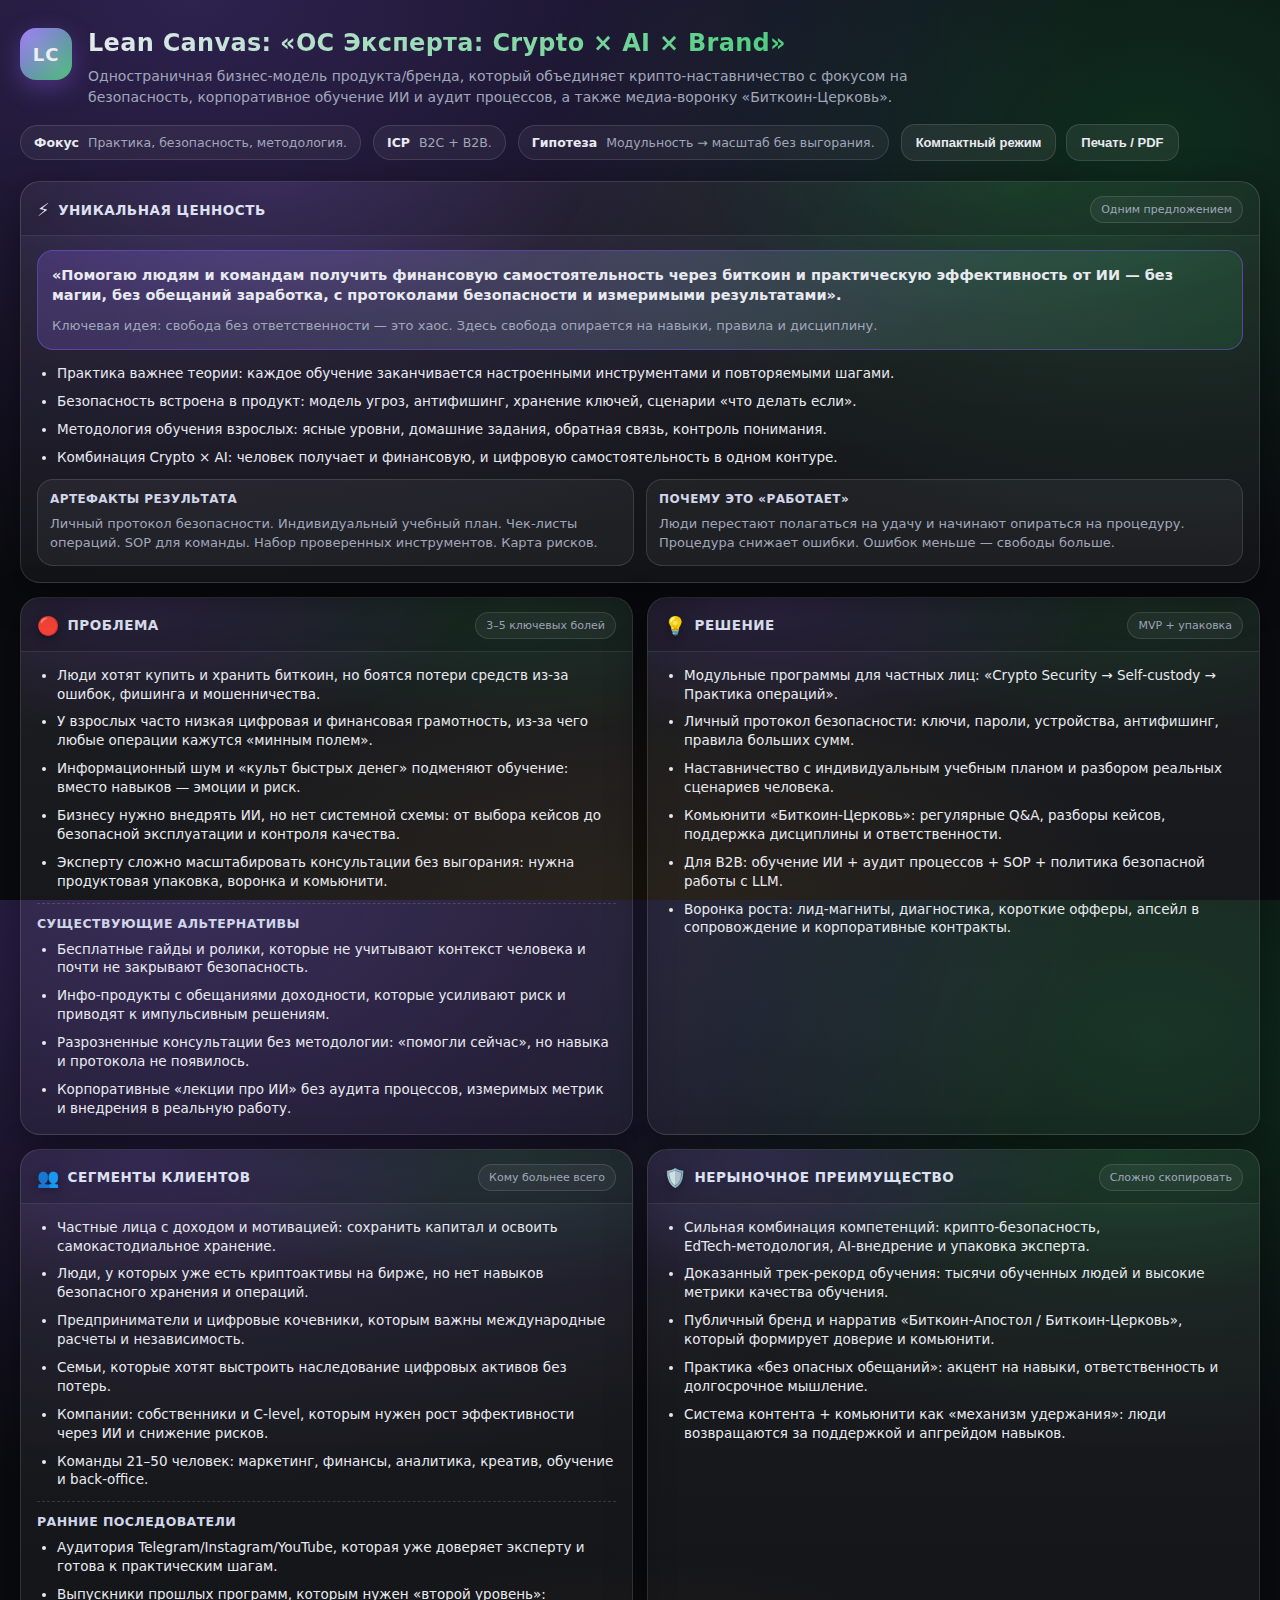
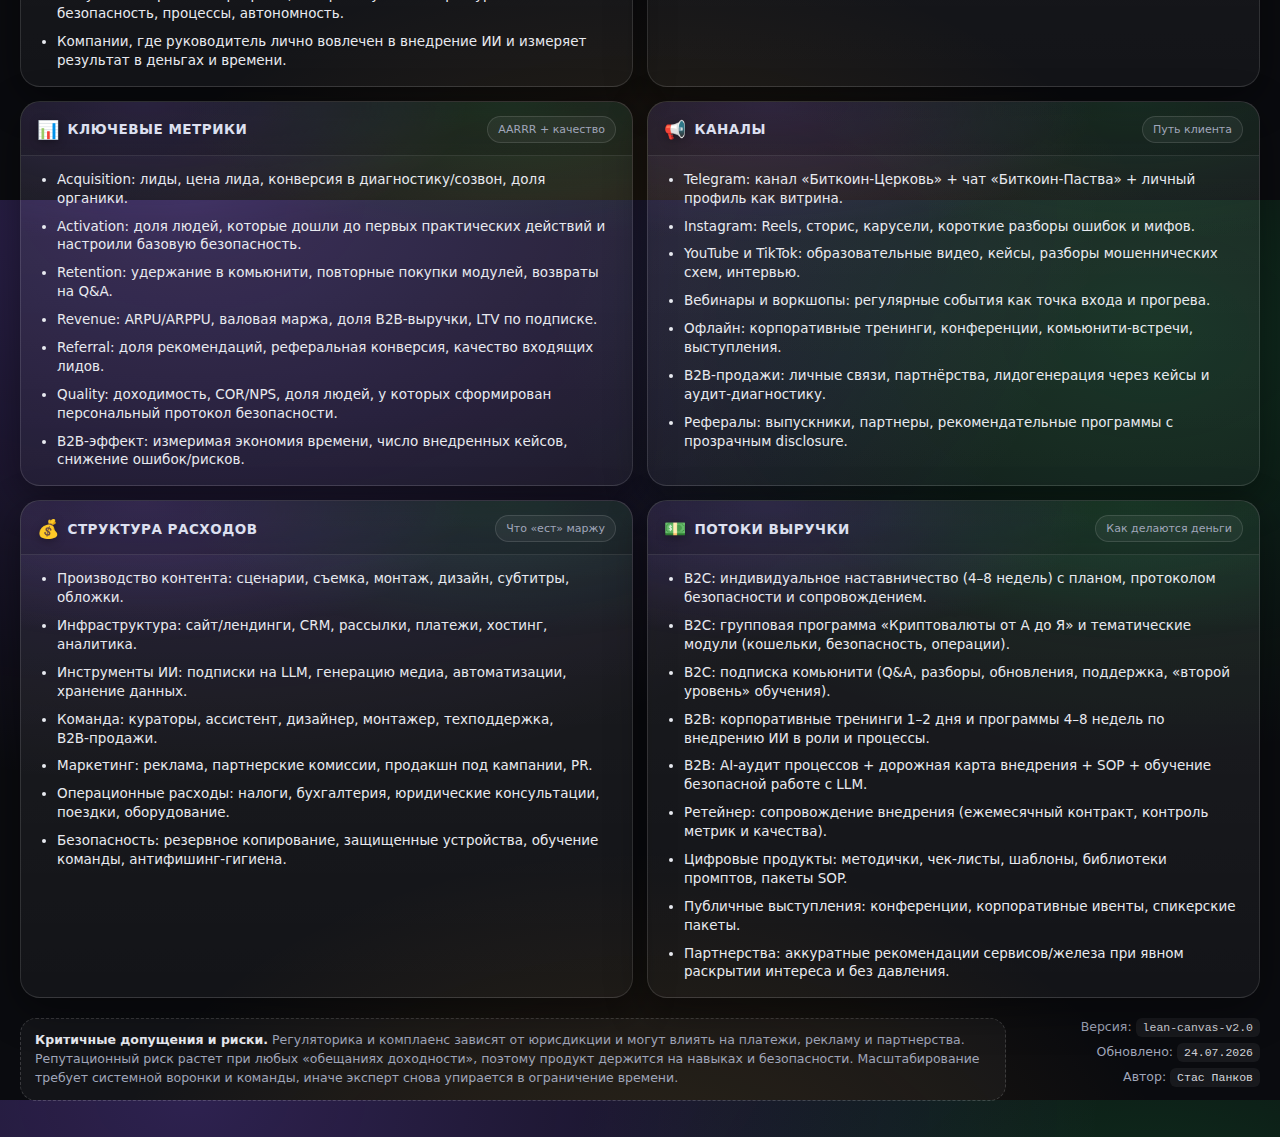
<file: lean-canvas/index.html>
<!doctype html>
<html lang="ru">
<head>
<meta charset="utf-8" />
<meta name="viewport" content="width=device-width, initial-scale=1" />
<title>Lean Canvas — ОС Эксперта: Crypto × AI × Brand | Стас Панков</title>
<meta name="description" content="Бизнес-модель ОС Эксперта: крипто-наставничество, корпоративное обучение ИИ, медиа-воронка Биткоин-Церковь. Практика, безопасность, методология." />
<meta property="og:title" content="Lean Canvas — ОС Эксперта: Crypto × AI × Brand" />
<meta property="og:description" content="Одностраничная бизнес-модель: крипто-безопасность, AI-аудит, обучение взрослых. Без обещаний, с протоколами." />
<meta property="og:type" content="website" />
<meta name="twitter:card" content="summary_large_image" />
<style>
:root{
  --bg:#0a0b0f;
  --card:#13141c;
  --card2:#0f1117;
  --ink:#e8eaf0;
  --muted:#a0a6ba;
  --accent:#8b5cf6;
  --accent2:#22c55e;
  --warn:#f59e0b;
  --cyan:#06b6d4;
  --border:rgba(255,255,255,.12);
  --shadow:0 12px 40px rgba(0,0,0,.4);
  --radius:20px;
  --gap:14px;
  --font: ui-sans-serif, system-ui, -apple-system, Segoe UI, Roboto, Arial, "Noto Sans", "Liberation Sans", sans-serif;
  --mono: ui-monospace, SFMono-Regular, Menlo, Monaco, Consolas, "Liberation Mono", "Courier New", monospace;
}

*{box-sizing:border-box;}
html,body{height:100%;}

body{
  margin:0;
  font-family:var(--font);
  background: 
    radial-gradient(1400px 900px at 15% 0%, rgba(139,92,246,.28), transparent 65%),
    radial-gradient(1000px 700px at 90% 15%, rgba(34,197,94,.18), transparent 60%),
    radial-gradient(1000px 700px at 50% 115%, rgba(245,158,11,.12), transparent 55%),
    var(--bg);
  color:var(--ink);
  overflow-x:hidden;
}

a{color:inherit; text-decoration:none;}
a:hover{color:var(--accent);}

.wrap{
  max-width:1500px;
  margin:0 auto;
  padding:28px 20px 36px;
}

/* Header */
header{
  display:flex;
  gap:16px;
  align-items:flex-start;
  justify-content:space-between;
  flex-wrap:wrap;
  margin-bottom:20px;
  animation: fadeInDown 0.6s ease;
}

.brand{
  display:flex;
  gap:16px;
  align-items:flex-start;
  min-width:300px;
}

.badge{
  width:52px;
  height:52px;
  border-radius:16px;
  background:linear-gradient(135deg, rgba(139,92,246,1), rgba(34,197,94,.85));
  box-shadow:0 8px 24px rgba(139,92,246,.35);
  display:grid;
  place-items:center;
  font-weight:900;
  font-size:18px;
  letter-spacing:.8px;
  position:relative;
  overflow:hidden;
}

.badge::before{
  content:"";
  position:absolute;
  inset:-50%;
  background:linear-gradient(45deg, transparent, rgba(255,255,255,.2), transparent);
  animation: badgeShine 3s infinite;
}

@keyframes badgeShine{
  0%, 100%{transform:translateX(-100%) rotate(45deg);}
  50%{transform:translateX(100%) rotate(45deg);}
}

.titleblock h1{
  margin:0;
  font-size:24px;
  line-height:1.25;
  letter-spacing:.3px;
  background:linear-gradient(135deg, var(--ink), var(--accent2));
  -webkit-background-clip:text;
  -webkit-text-fill-color:transparent;
  background-clip:text;
}

.titleblock p{
  margin:8px 0 0;
  color:var(--muted);
  font-size:14px;
  line-height:1.5;
  max-width:880px;
}

.meta{
  display:flex;
  gap:12px;
  align-items:center;
  flex-wrap:wrap;
  justify-content:flex-end;
}

.pill{
  border:1px solid var(--border);
  background:rgba(255,255,255,.05);
  padding:9px 13px;
  border-radius:999px;
  font-size:12.5px;
  color:var(--muted);
  display:flex;
  gap:9px;
  align-items:center;
  transition:all .2s ease;
}

.pill:hover{
  background:rgba(255,255,255,.08);
  border-color:rgba(139,92,246,.4);
}

.pill b{color:var(--ink); font-weight:700;}

.btns{display:flex; gap:10px; align-items:center; flex-wrap:wrap;}

button{
  border:1px solid var(--border);
  background:rgba(255,255,255,.07);
  color:var(--ink);
  padding:10px 14px;
  border-radius:14px;
  cursor:pointer;
  font-size:13px;
  font-weight:600;
  transition:all .2s ease;
  position:relative;
  overflow:hidden;
}

button::before{
  content:"";
  position:absolute;
  inset:0;
  background:linear-gradient(135deg, rgba(139,92,246,.15), rgba(34,197,94,.1));
  opacity:0;
  transition:opacity .2s ease;
}

button:hover{
  background:rgba(255,255,255,.12);
  border-color:var(--accent);
  transform:translateY(-1px);
}

button:hover::before{opacity:1;}
button:active{transform:translateY(0);}
button > *{position:relative;}

/* Canvas Grid */
.canvas{
  display:grid;
  gap:var(--gap);
  grid-template-columns: 1.15fr 1fr 1.6fr 1fr 1.15fr;
  grid-template-rows: auto auto auto;
  grid-template-areas:
    "problem solution uvp unfair segments"
    "problem metrics uvp channels segments"
    "cost cost revenue revenue revenue";
}

/* Card */
.card{
  background:linear-gradient(180deg, rgba(255,255,255,.08), rgba(255,255,255,.04));
  border:1px solid var(--border);
  border-radius:var(--radius);
  box-shadow:var(--shadow);
  overflow:hidden;
  position:relative;
  transition:transform .3s ease, box-shadow .3s ease, border-color .3s ease;
  animation: fadeInUp 0.6s ease backwards;
}

.card:hover{
  transform:translateY(-4px);
  box-shadow:0 16px 48px rgba(0,0,0,.5);
  border-color:rgba(139,92,246,.4);
}

.card::before{
  content:"";
  position:absolute;
  inset:0;
  pointer-events:none;
  background:
    radial-gradient(500px 220px at 20% 0%, rgba(139,92,246,.22), transparent 65%),
    radial-gradient(500px 220px at 80% 0%, rgba(34,197,94,.15), transparent 65%);
  opacity:.9;
  transition:opacity .3s ease;
}

.card:hover::before{opacity:1;}

.card > *{position:relative;}

/* Header */
.hd{
  padding:14px 16px 12px;
  display:flex;
  align-items:center;
  justify-content:space-between;
  gap:12px;
  border-bottom:1px solid rgba(255,255,255,.1);
  background:rgba(0,0,0,.15);
}

.hd h2{
  margin:0;
  font-size:13.5px;
  letter-spacing:.5px;
  text-transform:uppercase;
  color:#dde0f0;
  display:flex;
  align-items:center;
  gap:8px;
}

.hd h2 .icon{
  font-size:18px;
  filter:drop-shadow(0 2px 4px rgba(0,0,0,.3));
}

.tag{
  font-size:11px;
  padding:6px 10px;
  border-radius:999px;
  border:1px solid rgba(255,255,255,.12);
  color:var(--muted);
  background:rgba(255,255,255,.05);
  white-space:nowrap;
}

/* Body */
.bd{padding:14px 16px 16px;}

.bd p{
  margin:0 0 12px;
  color:var(--muted);
  font-size:13px;
  line-height:1.5;
}

ul{margin:0; padding-left:20px;}

li{
  margin:0 0 9px;
  color:var(--ink);
  font-size:13.5px;
  line-height:1.4;
}

li:last-child{margin-bottom:0;}

.sub{
  margin-top:12px;
  border-top:1px dashed rgba(255,255,255,.14);
  padding-top:12px;
}

.sub h3{
  margin:0 0 9px;
  font-size:12.5px;
  letter-spacing:.4px;
  text-transform:uppercase;
  color:#d0d5ea;
}

/* UVP Hero */
.uvp-hero{
  border:1px solid rgba(139,92,246,.45);
  background:linear-gradient(135deg, rgba(139,92,246,.22), rgba(34,197,94,.12));
  border-radius:16px;
  padding:14px 14px;
  margin-bottom:14px;
  position:relative;
  overflow:hidden;
}

.uvp-hero::before{
  content:"";
  position:absolute;
  top:-50%;
  right:-50%;
  width:200%;
  height:200%;
  background:radial-gradient(circle, rgba(255,255,255,.08), transparent 60%);
  animation:heroGlow 4s ease-in-out infinite;
}

@keyframes heroGlow{
  0%, 100%{transform:translate(0,0);}
  50%{transform:translate(-10%, 10%);}
}

.uvp-hero .one{
  font-size:14.5px;
  line-height:1.4;
  margin:0;
  color:var(--ink);
  font-weight:700;
  position:relative;
}

.uvp-hero .two{
  margin:10px 0 0;
  font-size:13px;
  line-height:1.5;
  color:var(--muted);
  position:relative;
}

/* Key-Value Grid */
.kv{
  display:grid;
  grid-template-columns: 1fr 1fr;
  gap:12px;
  margin-top:12px;
}

.mini{
  border:1px solid rgba(255,255,255,.12);
  background:rgba(255,255,255,.05);
  border-radius:16px;
  padding:12px 12px;
  transition:all .2s ease;
}

.mini:hover{
  background:rgba(255,255,255,.08);
  border-color:rgba(34,197,94,.3);
}

.mini b{
  display:block;
  font-size:12px;
  letter-spacing:.4px;
  text-transform:uppercase;
  color:#d0d5ea;
  margin-bottom:8px;
}

.mini p{
  margin:0;
  font-size:13px;
  color:var(--muted);
  line-height:1.5;
}

/* Grid Areas */
.problem{grid-area:problem;}
.solution{grid-area:solution;}
.uvp{grid-area:uvp;}
.unfair{grid-area:unfair;}
.segments{grid-area:segments;}
.metrics{grid-area:metrics;}
.channels{grid-area:channels;}
.cost{grid-area:cost;}
.revenue{grid-area:revenue;}

/* Staggered Animations */
.problem{animation-delay:0.1s;}
.solution{animation-delay:0.15s;}
.uvp{animation-delay:0.2s;}
.unfair{animation-delay:0.25s;}
.segments{animation-delay:0.3s;}
.metrics{animation-delay:0.35s;}
.channels{animation-delay:0.4s;}
.cost{animation-delay:0.45s;}
.revenue{animation-delay:0.5s;}

/* Footer */
footer{
  margin-top:20px;
  color:var(--muted);
  font-size:12.5px;
  line-height:1.5;
  display:flex;
  gap:14px;
  flex-wrap:wrap;
  align-items:flex-start;
  justify-content:space-between;
  animation: fadeInUp 0.6s ease 0.6s backwards;
}

.footnote{
  border:1px dashed rgba(255,255,255,.16);
  background:rgba(255,255,255,.04);
  padding:12px 14px;
  border-radius:16px;
  flex:1;
  min-width:280px;
}

.footnote b{color:var(--ink);}

.stamp{
  text-align:right;
  min-width:240px;
  color:var(--muted);
}

.stamp div{margin-bottom:6px;}
.stamp code{
  font-family:var(--mono);
  font-size:11.5px;
  color:rgba(232,234,240,.9);
  background:rgba(255,255,255,.06);
  padding:3px 7px;
  border-radius:6px;
}

/* Compact Mode */
body.compact li{margin-bottom:6px; font-size:13px;}
body.compact .bd{padding:12px 14px 14px;}
body.compact .hd{padding:12px 14px 11px;}
body.compact .uvp-hero{padding:12px;}

/* Animations */
@keyframes fadeInDown{
  from{opacity:0; transform:translateY(-20px);}
  to{opacity:1; transform:translateY(0);}
}

@keyframes fadeInUp{
  from{opacity:0; transform:translateY(20px);}
  to{opacity:1; transform:translateY(0);}
}

/* Print */
@media print{
  :root{--bg:#ffffff; --ink:#111827; --muted:#374151; --border:rgba(17,24,39,.22); --shadow:none;}
  body{background:#ffffff;}
  .wrap{max-width:none; padding:0;}
  header{margin:0 0 12px;}
  .btns{display:none;}
  .pill{border-color:rgba(17,24,39,.2); background:rgba(17,24,39,.04);}
  .card{break-inside:avoid; animation:none; box-shadow:0 2px 8px rgba(0,0,0,.1);}
  .card::before{display:none;}
  .card:hover{transform:none;}
  .hd{background:rgba(17,24,39,.04);}
  .uvp-hero{border-color:rgba(139,92,246,.4);}
  .uvp-hero::before{display:none;}
}

/* Responsive */
@media (max-width: 1280px){
  .canvas{
    grid-template-columns: 1fr 1fr;
    grid-template-areas:
      "uvp uvp"
      "problem solution"
      "segments unfair"
      "metrics channels"
      "cost revenue";
  }
}

@media (max-width: 768px){
  .canvas{
    grid-template-columns: 1fr;
    grid-template-areas:
      "uvp"
      "problem"
      "solution"
      "segments"
      "unfair"
      "metrics"
      "channels"
      "cost"
      "revenue";
  }
  .kv{grid-template-columns:1fr;}
  .titleblock h1{font-size:20px;}
  .badge{width:46px; height:46px; font-size:16px;}
}
</style>
</head>
<body>

<div class="wrap">

<header>
  <div class="brand">
    <div class="badge">LC</div>
    <div class="titleblock">
      <h1>Lean Canvas: «ОС Эксперта: Crypto × AI × Brand»</h1>
      <p>
        Одностраничная бизнес-модель продукта/бренда, который объединяет крипто-наставничество с фокусом на безопасность, корпоративное обучение ИИ и аудит процессов, а также медиа‑воронку «Биткоин‑Церковь».
      </p>
    </div>
  </div>

  <div class="meta">
    <div class="pill"><b>Фокус</b> Практика, безопасность, методология.</div>
    <div class="pill"><b>ICP</b> B2C + B2B.</div>
    <div class="pill"><b>Гипотеза</b> Модульность → масштаб без выгорания.</div>
    <div class="btns">
      <button id="btnCompact" type="button">Компактный режим</button>
      <button id="btnPrint" type="button">Печать / PDF</button>
    </div>
  </div>
</header>

<main class="canvas" aria-label="Lean Canvas">

  <!-- PROBLEM -->
  <section class="card problem">
    <div class="hd">
      <h2><span class="icon">🔴</span>Проблема</h2>
      <span class="tag">3–5 ключевых болей</span>
    </div>
    <div class="bd">
      <ul>
        <li>Люди хотят купить и хранить биткоин, но боятся потери средств из‑за ошибок, фишинга и мошенничества.</li>
        <li>У взрослых часто низкая цифровая и финансовая грамотность, из‑за чего любые операции кажутся «минным полем».</li>
        <li>Информационный шум и «культ быстрых денег» подменяют обучение: вместо навыков — эмоции и риск.</li>
        <li>Бизнесу нужно внедрять ИИ, но нет системной схемы: от выбора кейсов до безопасной эксплуатации и контроля качества.</li>
        <li>Эксперту сложно масштабировать консультации без выгорания: нужна продуктовая упаковка, воронка и комьюнити.</li>
      </ul>

      <div class="sub">
        <h3>Существующие альтернативы</h3>
        <ul>
          <li>Бесплатные гайды и ролики, которые не учитывают контекст человека и почти не закрывают безопасность.</li>
          <li>Инфо‑продукты с обещаниями доходности, которые усиливают риск и приводят к импульсивным решениям.</li>
          <li>Разрозненные консультации без методологии: «помогли сейчас», но навыка и протокола не появилось.</li>
          <li>Корпоративные «лекции про ИИ» без аудита процессов, измеримых метрик и внедрения в реальную работу.</li>
        </ul>
      </div>
    </div>
  </section>

  <!-- SOLUTION -->
  <section class="card solution">
    <div class="hd">
      <h2><span class="icon">💡</span>Решение</h2>
      <span class="tag">MVP + упаковка</span>
    </div>
    <div class="bd">
      <ul>
        <li>Модульные программы для частных лиц: «Crypto Security → Self‑custody → Практика операций».</li>
        <li>Личный протокол безопасности: ключи, пароли, устройства, антифишинг, правила больших сумм.</li>
        <li>Наставничество с индивидуальным учебным планом и разбором реальных сценариев человека.</li>
        <li>Комьюнити «Биткоин‑Церковь»: регулярные Q&amp;A, разборы кейсов, поддержка дисциплины и ответственности.</li>
        <li>Для B2B: обучение ИИ + аудит процессов + SOP + политика безопасной работы с LLM.</li>
        <li>Воронка роста: лид‑магниты, диагностика, короткие офферы, апсейл в сопровождение и корпоративные контракты.</li>
      </ul>
    </div>
  </section>

  <!-- UVP -->
  <section class="card uvp">
    <div class="hd">
      <h2><span class="icon">⚡</span>Уникальная ценность</h2>
      <span class="tag">Одним предложением</span>
    </div>
    <div class="bd">
      <div class="uvp-hero">
        <p class="one">«Помогаю людям и командам получить финансовую самостоятельность через биткоин и практическую эффективность от ИИ — без магии, без обещаний заработка, с протоколами безопасности и измеримыми результатами».</p>
        <p class="two">Ключевая идея: свобода без ответственности — это хаос. Здесь свобода опирается на навыки, правила и дисциплину.</p>
      </div>

      <ul>
        <li>Практика важнее теории: каждое обучение заканчивается настроенными инструментами и повторяемыми шагами.</li>
        <li>Безопасность встроена в продукт: модель угроз, антифишинг, хранение ключей, сценарии «что делать если».</li>
        <li>Методология обучения взрослых: ясные уровни, домашние задания, обратная связь, контроль понимания.</li>
        <li>Комбинация Crypto × AI: человек получает и финансовую, и цифровую самостоятельность в одном контуре.</li>
      </ul>

      <div class="kv">
        <div class="mini">
          <b>Артефакты результата</b>
          <p>Личный протокол безопасности. Индивидуальный учебный план. Чек‑листы операций. SOP для команды. Набор проверенных инструментов. Карта рисков.</p>
        </div>
        <div class="mini">
          <b>Почему это «работает»</b>
          <p>Люди перестают полагаться на удачу и начинают опираться на процедуру. Процедура снижает ошибки. Ошибок меньше — свободы больше.</p>
        </div>
      </div>
    </div>
  </section>

  <!-- UNFAIR ADVANTAGE -->
  <section class="card unfair">
    <div class="hd">
      <h2><span class="icon">🛡️</span>Нерыночное преимущество</h2>
      <span class="tag">Сложно скопировать</span>
    </div>
    <div class="bd">
      <ul>
        <li>Сильная комбинация компетенций: крипто‑безопасность, EdTech‑методология, AI‑внедрение и упаковка эксперта.</li>
        <li>Доказанный трек‑рекорд обучения: тысячи обученных людей и высокие метрики качества обучения.</li>
        <li>Публичный бренд и нарратив «Биткоин‑Апостол / Биткоин‑Церковь», который формирует доверие и комьюнити.</li>
        <li>Практика «без опасных обещаний»: акцент на навыки, ответственность и долгосрочное мышление.</li>
        <li>Система контента + комьюнити как «механизм удержания»: люди возвращаются за поддержкой и апгрейдом навыков.</li>
      </ul>
    </div>
  </section>

  <!-- CUSTOMER SEGMENTS -->
  <section class="card segments">
    <div class="hd">
      <h2><span class="icon">👥</span>Сегменты клиентов</h2>
      <span class="tag">Кому больнее всего</span>
    </div>
    <div class="bd">
      <ul>
        <li>Частные лица с доходом и мотивацией: сохранить капитал и освоить самокастодиальное хранение.</li>
        <li>Люди, у которых уже есть криптоактивы на бирже, но нет навыков безопасного хранения и операций.</li>
        <li>Предприниматели и цифровые кочевники, которым важны международные расчеты и независимость.</li>
        <li>Семьи, которые хотят выстроить наследование цифровых активов без потерь.</li>
        <li>Компании: собственники и C‑level, которым нужен рост эффективности через ИИ и снижение рисков.</li>
        <li>Команды 21–50 человек: маркетинг, финансы, аналитика, креатив, обучение и back‑office.</li>
      </ul>

      <div class="sub">
        <h3>Ранние последователи</h3>
        <ul>
          <li>Аудитория Telegram/Instagram/YouTube, которая уже доверяет эксперту и готова к практическим шагам.</li>
          <li>Выпускники прошлых программ, которым нужен «второй уровень»: безопасность, процессы, автономность.</li>
          <li>Компании, где руководитель лично вовлечен в внедрение ИИ и измеряет результат в деньгах и времени.</li>
        </ul>
      </div>
    </div>
  </section>

  <!-- KEY METRICS -->
  <section class="card metrics">
    <div class="hd">
      <h2><span class="icon">📊</span>Ключевые метрики</h2>
      <span class="tag">AARRR + качество</span>
    </div>
    <div class="bd">
      <ul>
        <li>Acquisition: лиды, цена лида, конверсия в диагностику/созвон, доля органики.</li>
        <li>Activation: доля людей, которые дошли до первых практических действий и настроили базовую безопасность.</li>
        <li>Retention: удержание в комьюнити, повторные покупки модулей, возвраты на Q&amp;A.</li>
        <li>Revenue: ARPU/ARPPU, валовая маржа, доля B2B‑выручки, LTV по подписке.</li>
        <li>Referral: доля рекомендаций, реферальная конверсия, качество входящих лидов.</li>
        <li>Quality: доходимость, COR/NPS, доля людей, у которых сформирован персональный протокол безопасности.</li>
        <li>B2B‑эффект: измеримая экономия времени, число внедренных кейсов, снижение ошибок/рисков.</li>
      </ul>
    </div>
  </section>

  <!-- CHANNELS -->
  <section class="card channels">
    <div class="hd">
      <h2><span class="icon">📢</span>Каналы</h2>
      <span class="tag">Путь клиента</span>
    </div>
    <div class="bd">
      <ul>
        <li>Telegram: канал «Биткоин‑Церковь» + чат «Биткоин‑Паства» + личный профиль как витрина.</li>
        <li>Instagram: Reels, сторис, карусели, короткие разборы ошибок и мифов.</li>
        <li>YouTube и TikTok: образовательные видео, кейсы, разборы мошеннических схем, интервью.</li>
        <li>Вебинары и воркшопы: регулярные события как точка входа и прогрева.</li>
        <li>Офлайн: корпоративные тренинги, конференции, комьюнити‑встречи, выступления.</li>
        <li>B2B‑продажи: личные связи, партнёрства, лидогенерация через кейсы и аудит‑диагностику.</li>
        <li>Рефералы: выпускники, партнеры, рекомендательные программы с прозрачным disclosure.</li>
      </ul>
    </div>
  </section>

  <!-- COST STRUCTURE -->
  <section class="card cost">
    <div class="hd">
      <h2><span class="icon">💰</span>Структура расходов</h2>
      <span class="tag">Что «ест» маржу</span>
    </div>
    <div class="bd">
      <ul>
        <li>Производство контента: сценарии, съемка, монтаж, дизайн, субтитры, обложки.</li>
        <li>Инфраструктура: сайт/лендинги, CRM, рассылки, платежи, хостинг, аналитика.</li>
        <li>Инструменты ИИ: подписки на LLM, генерацию медиа, автоматизации, хранение данных.</li>
        <li>Команда: кураторы, ассистент, дизайнер, монтажер, техподдержка, B2B‑продажи.</li>
        <li>Маркетинг: реклама, партнерские комиссии, продакшн под кампании, PR.</li>
        <li>Операционные расходы: налоги, бухгалтерия, юридические консультации, поездки, оборудование.</li>
        <li>Безопасность: резервное копирование, защищенные устройства, обучение команды, антифишинг‑гигиена.</li>
      </ul>
    </div>
  </section>

  <!-- REVENUE STREAMS -->
  <section class="card revenue">
    <div class="hd">
      <h2><span class="icon">💵</span>Потоки выручки</h2>
      <span class="tag">Как делаются деньги</span>
    </div>
    <div class="bd">
      <ul>
        <li>B2C: индивидуальное наставничество (4–8 недель) с планом, протоколом безопасности и сопровождением.</li>
        <li>B2C: групповая программа «Криптовалюты от А до Я» и тематические модули (кошельки, безопасность, операции).</li>
        <li>B2C: подписка комьюнити (Q&amp;A, разборы, обновления, поддержка, «второй уровень» обучения).</li>
        <li>B2B: корпоративные тренинги 1–2 дня и программы 4–8 недель по внедрению ИИ в роли и процессы.</li>
        <li>B2B: AI‑аудит процессов + дорожная карта внедрения + SOP + обучение безопасной работе с LLM.</li>
        <li>Ретейнер: сопровождение внедрения (ежемесячный контракт, контроль метрик и качества).</li>
        <li>Цифровые продукты: методички, чек‑листы, шаблоны, библиотеки промптов, пакеты SOP.</li>
        <li>Публичные выступления: конференции, корпоративные ивенты, спикерские пакеты.</li>
        <li>Партнерства: аккуратные рекомендации сервисов/железа при явном раскрытии интереса и без давления.</li>
      </ul>
    </div>
  </section>

</main>

<footer>
  <div class="footnote">
    <b>Критичные допущения и риски.</b>
    Регуляторика и комплаенс зависят от юрисдикции и могут влиять на платежи, рекламу и партнерства. Репутационный риск растет при любых «обещаниях доходности», поэтому продукт держится на навыках и безопасности. Масштабирование требует системной воронки и команды, иначе эксперт снова упирается в ограничение времени.
  </div>
  <div class="stamp">
    <div>Версия: <code>lean-canvas-v2.0</code></div>
    <div>Обновлено: <code id="stampDate">—</code></div>
    <div>Автор: <code>Стас Панков</code></div>
  </div>
</footer>

</div>

<script>
(function(){
  const stamp = document.getElementById('stampDate');
  const now = new Date();
  const pad = (n)=> String(n).padStart(2,'0');
  stamp.textContent = `${pad(now.getDate())}.${pad(now.getMonth()+1)}.${now.getFullYear()}`;

  const btnPrint = document.getElementById('btnPrint');
  const btnCompact = document.getElementById('btnCompact');

  btnPrint.addEventListener('click', ()=> window.print());

  btnCompact.addEventListener('click', ()=> {
    document.body.classList.toggle('compact');
    btnCompact.textContent = document.body.classList.contains('compact')
      ? 'Обычный режим'
      : 'Компактный режим';
  });
})();
</script>

</body>
</html>
</file>
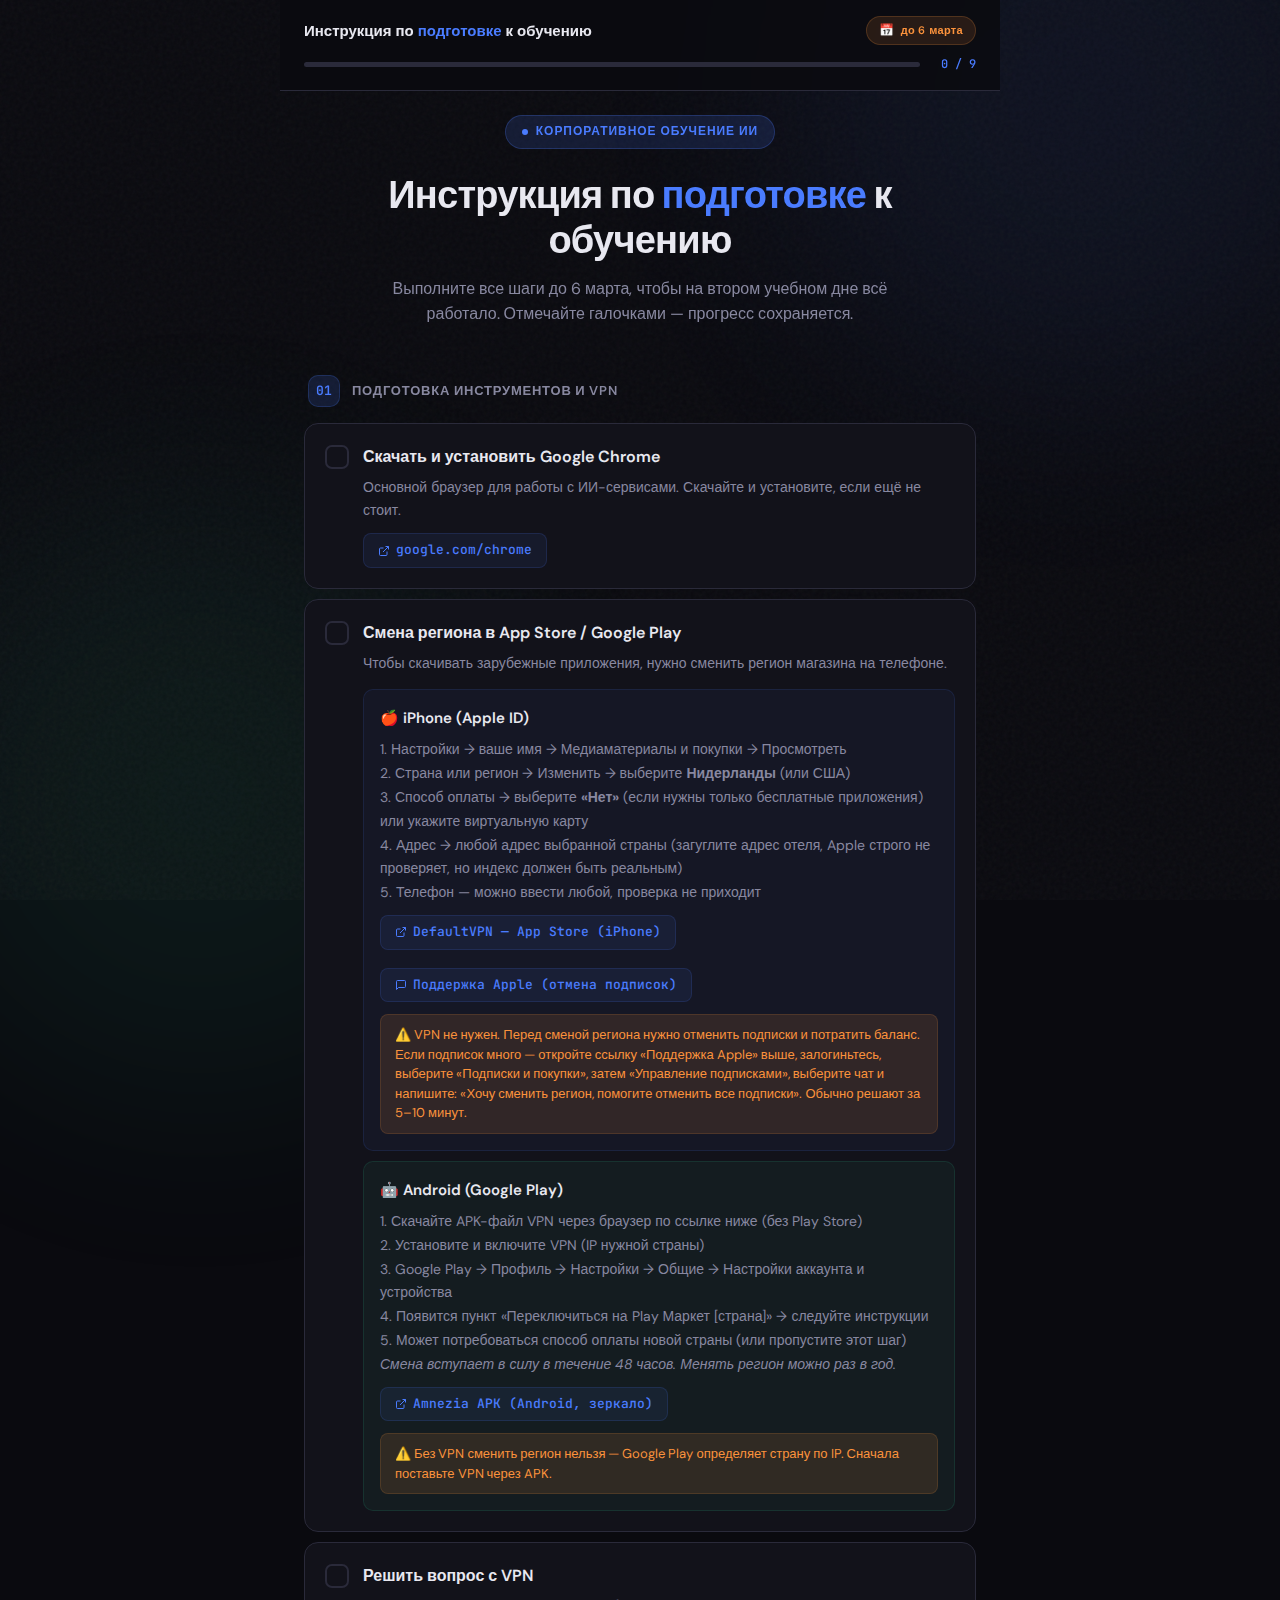
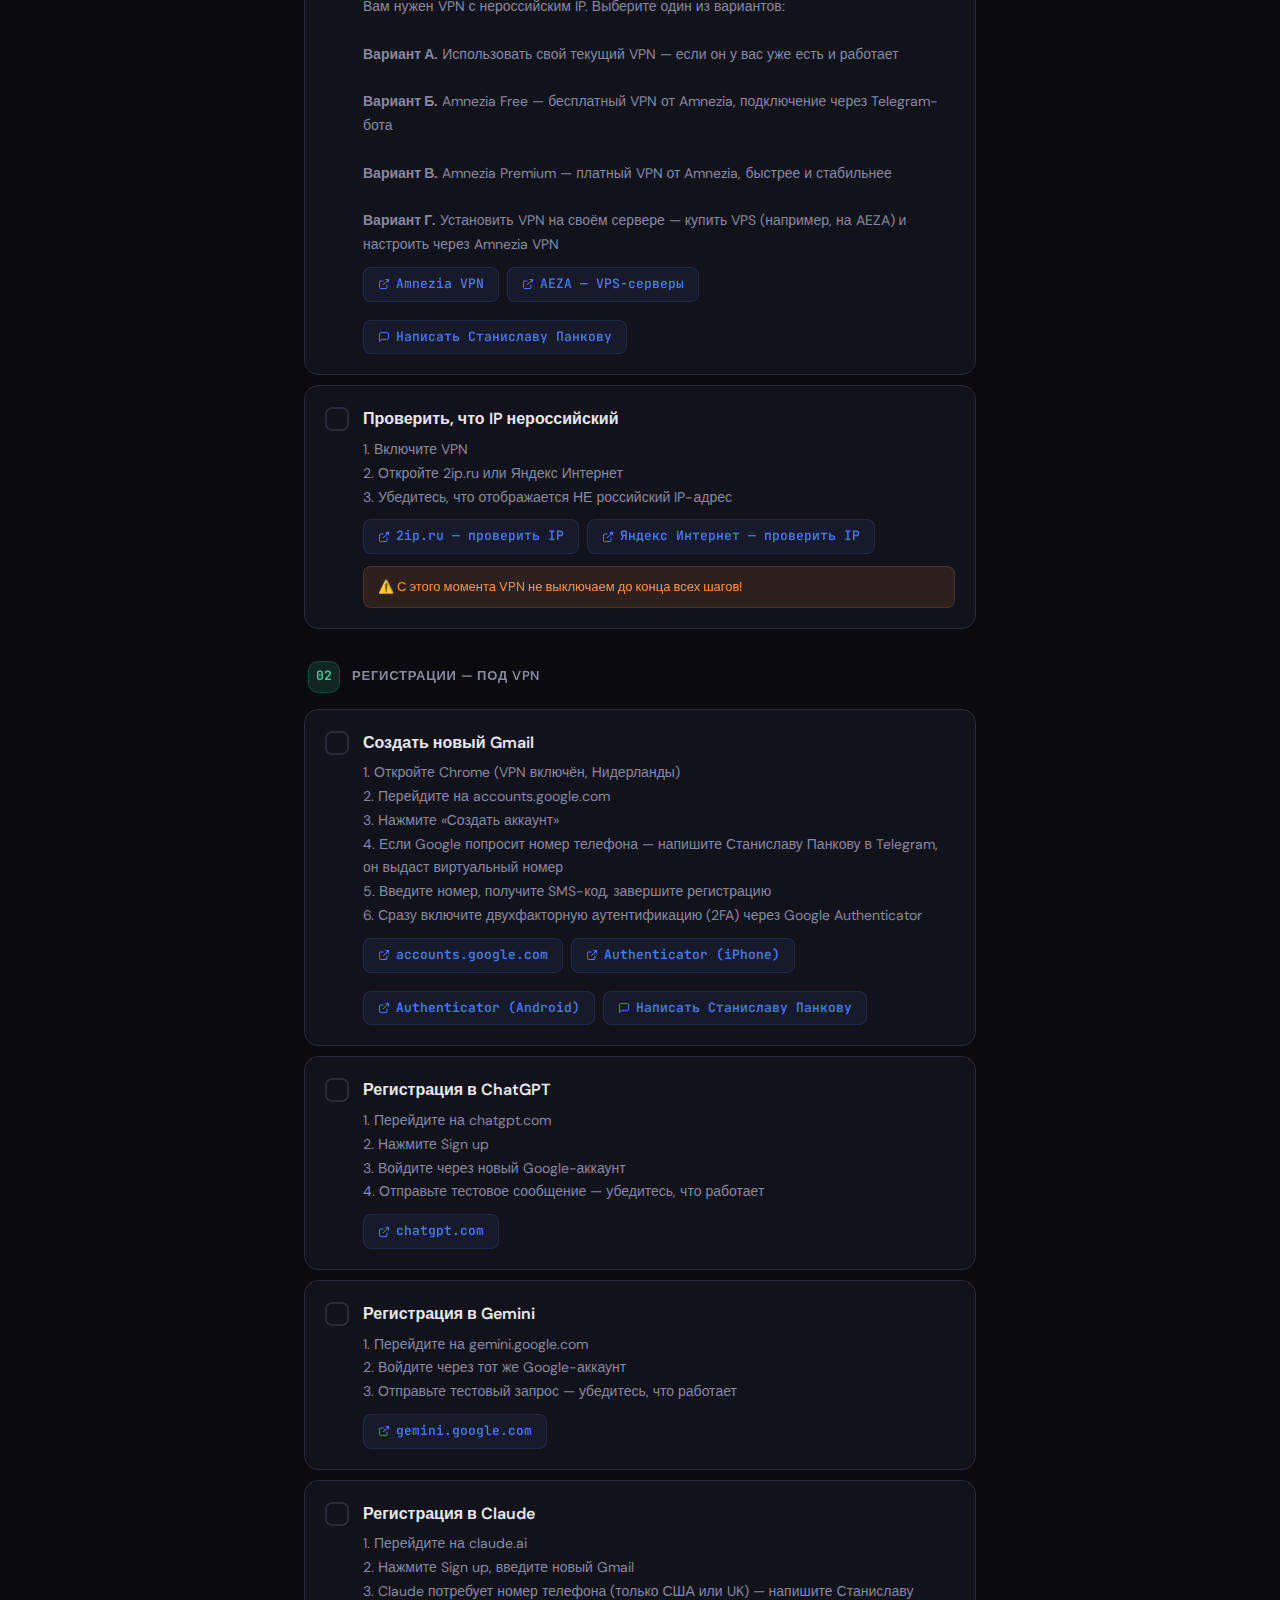
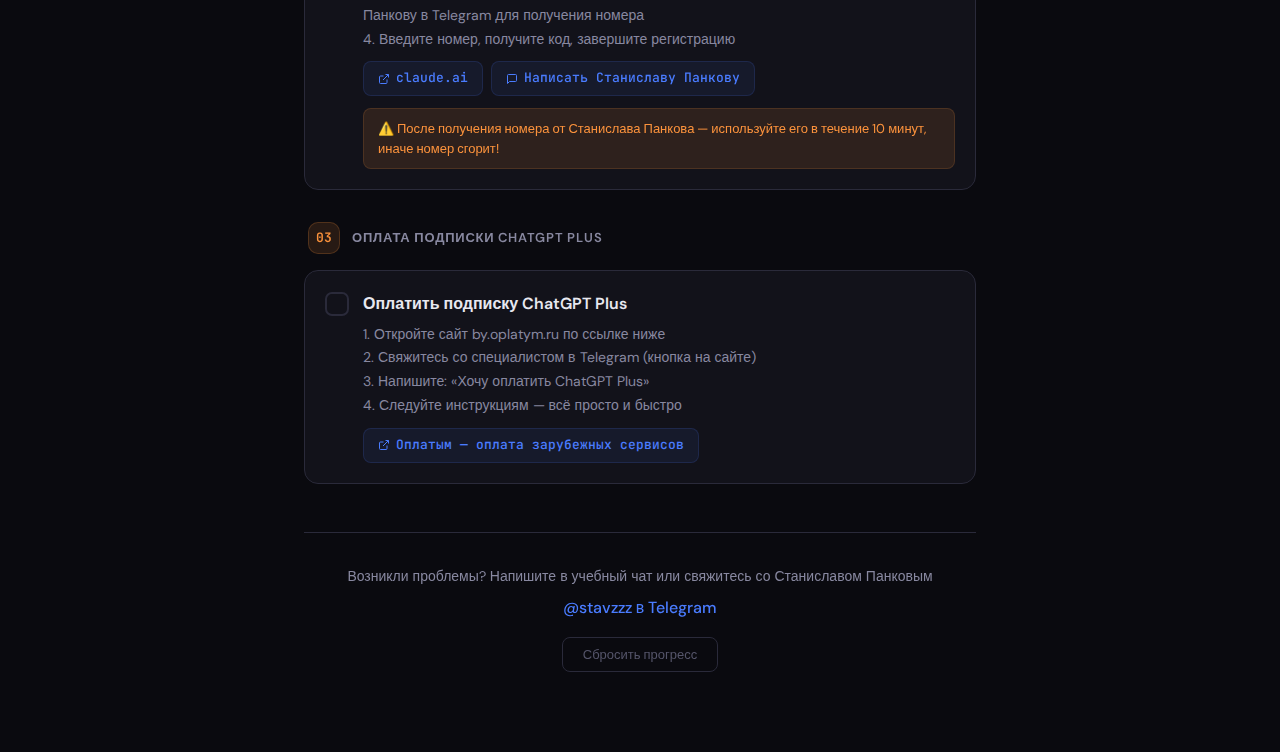
<file: podgotovka/index.html>
<!DOCTYPE html>
<html lang="ru">
<head>
    <meta charset="UTF-8">
    <link rel="icon" href="data:image/svg+xml,<svg xmlns=%27http://www.w3.org/2000/svg%27 viewBox=%270 0 100 100%27><text y=%27.9em%27 font-size=%2790%27>🎓</text></svg>">
    <meta name="viewport" content="width=device-width, initial-scale=1.0">
    <title>Подготовка к обучению</title>
    <link href="https://fonts.googleapis.com/css2?family=DM+Sans:ital,opsz,wght@0,9..40,300;0,9..40,400;0,9..40,500;0,9..40,600;0,9..40,700;1,9..40,400&family=JetBrains+Mono:wght@400;500&display=swap" rel="stylesheet">
    <style>
        :root {
            --bg: #0a0a0f;
            --surface: #12121a;
            --surface-hover: #1a1a26;
            --border: #2a2a3a;
            --border-active: #4a7cff;
            --text: #e8e8f0;
            --text-dim: #8888a0;
            --text-muted: #55556a;
            --accent: #4a7cff;
            --accent-glow: rgba(74, 124, 255, 0.15);
            --green: #34d399;
            --green-glow: rgba(52, 211, 153, 0.15);
            --orange: #fb923c;
            --orange-glow: rgba(251, 146, 60, 0.12);
            --radius: 14px;
        }

        * { margin: 0; padding: 0; box-sizing: border-box; }

        body {
            font-family: 'DM Sans', sans-serif;
            background: var(--bg);
            color: var(--text);
            min-height: 100vh;
            line-height: 1.6;
            -webkit-font-smoothing: antialiased;
        }

        .noise {
            position: fixed;
            top: 0; left: 0; right: 0; bottom: 0;
            background-image: url("data:image/svg+xml,%3Csvg viewBox='0 0 256 256' xmlns='http://www.w3.org/2000/svg'%3E%3Cfilter id='n'%3E%3CfeTurbulence type='fractalNoise' baseFrequency='0.9' numOctaves='4' stitchTiles='stitch'/%3E%3C/filter%3E%3Crect width='100%25' height='100%25' filter='url(%23n)' opacity='0.04'/%3E%3C/svg%3E");
            pointer-events: none;
            z-index: 0;
        }

        .glow-orb {
            position: fixed;
            width: 600px;
            height: 600px;
            border-radius: 50%;
            filter: blur(120px);
            opacity: 0.07;
            pointer-events: none;
            z-index: 0;
        }
        .glow-orb.blue { background: #4a7cff; top: -200px; right: -100px; }
        .glow-orb.green { background: #34d399; bottom: -200px; left: -100px; }

        .container {
            max-width: 720px;
            margin: 0 auto;
            padding: 0 24px 80px;
            position: relative;
            z-index: 1;
        }

        /* Sticky top bar */
        .sticky-top {
            position: sticky;
            top: 0;
            z-index: 50;
            background: rgba(10, 10, 15, 0.85);
            backdrop-filter: blur(20px);
            -webkit-backdrop-filter: blur(20px);
            border-bottom: 1px solid var(--border);
            padding: 16px 0 16px;
            margin: 0 -24px;
            padding-left: 24px;
            padding-right: 24px;
            transition: box-shadow 0.3s;
        }
        .sticky-top.scrolled {
            box-shadow: 0 8px 32px rgba(0,0,0,0.4);
        }
        .sticky-inner {
            max-width: 720px;
            margin: 0 auto;
        }
        .sticky-row {
            display: flex;
            align-items: center;
            justify-content: space-between;
            gap: 16px;
            margin-bottom: 10px;
        }
        .sticky-title {
            font-size: 15px;
            font-weight: 700;
            white-space: nowrap;
            overflow: hidden;
            text-overflow: ellipsis;
        }
        .sticky-title span { color: var(--accent); }
        .sticky-badge {
            display: inline-flex;
            align-items: center;
            gap: 6px;
            padding: 4px 12px;
            background: var(--orange-glow);
            border: 1px solid rgba(251, 146, 60, 0.2);
            border-radius: 100px;
            font-size: 11px;
            font-weight: 600;
            color: var(--orange);
            white-space: nowrap;
            letter-spacing: 0.03em;
        }
        .sticky-badge::before {
            content: '📅';
            font-size: 12px;
        }
        .sticky-progress {
            display: flex;
            align-items: center;
            gap: 12px;
        }
        .sticky-progress .progress-bar {
            flex: 1;
            height: 5px;
        }
        .sticky-progress .progress-count {
            font-size: 12px;
            min-width: 44px;
            text-align: right;
        }

        /* Header */
        .header {
            text-align: center;
            margin-bottom: 48px;
            padding-top: 24px;
            animation: fadeUp 0.8s ease;
        }

        .badge {
            display: inline-flex;
            align-items: center;
            gap: 8px;
            padding: 6px 16px;
            background: var(--accent-glow);
            border: 1px solid rgba(74, 124, 255, 0.25);
            border-radius: 100px;
            font-size: 12px;
            font-weight: 600;
            letter-spacing: 0.08em;
            text-transform: uppercase;
            color: var(--accent);
            margin-bottom: 24px;
        }
        .badge::before {
            content: '';
            width: 6px; height: 6px;
            background: var(--accent);
            border-radius: 50%;
            animation: pulse 2s infinite;
        }

        h1 {
            font-size: clamp(28px, 5vw, 38px);
            font-weight: 700;
            line-height: 1.2;
            margin-bottom: 12px;
            letter-spacing: -0.02em;
        }
        h1 span { color: var(--accent); }

        .subtitle {
            font-size: 16px;
            color: var(--text-dim);
            max-width: 500px;
            margin: 0 auto;
        }

        /* Progress bar */
        .progress-wrap {
            background: var(--surface);
            border: 1px solid var(--border);
            border-radius: var(--radius);
            padding: 20px 24px;
            margin-bottom: 40px;
            animation: fadeUp 0.8s ease 0.1s both;
        }
        .progress-top {
            display: flex;
            justify-content: space-between;
            align-items: center;
            margin-bottom: 12px;
        }
        .progress-label {
            font-size: 14px;
            font-weight: 600;
            color: var(--text-dim);
        }
        .progress-count {
            font-family: 'JetBrains Mono', monospace;
            font-size: 14px;
            color: var(--accent);
            font-weight: 500;
        }
        .progress-bar {
            height: 6px;
            background: var(--border);
            border-radius: 100px;
            overflow: hidden;
        }
        .progress-fill {
            height: 100%;
            background: linear-gradient(90deg, var(--accent), var(--green));
            border-radius: 100px;
            width: 0%;
            transition: width 0.6s cubic-bezier(0.22, 1, 0.36, 1);
        }

        /* Phase */
        .phase {
            margin-bottom: 32px;
            animation: fadeUp 0.8s ease both;
        }
        .phase:nth-child(3) { animation-delay: 0.15s; }
        .phase:nth-child(4) { animation-delay: 0.2s; }
        .phase:nth-child(5) { animation-delay: 0.25s; }
        .phase:nth-child(6) { animation-delay: 0.3s; }

        .phase-header {
            display: flex;
            align-items: center;
            gap: 12px;
            margin-bottom: 16px;
            padding-left: 4px;
        }
        .phase-number {
            width: 32px; height: 32px;
            display: flex; align-items: center; justify-content: center;
            border-radius: 10px;
            font-family: 'JetBrains Mono', monospace;
            font-size: 13px;
            font-weight: 600;
        }
        .phase-number.blue { background: var(--accent-glow); color: var(--accent); border: 1px solid rgba(74, 124, 255, 0.2); }
        .phase-number.green { background: var(--green-glow); color: var(--green); border: 1px solid rgba(52, 211, 153, 0.2); }
        .phase-number.orange { background: var(--orange-glow); color: var(--orange); border: 1px solid rgba(251, 146, 60, 0.2); }

        .phase-title {
            font-size: 13px;
            font-weight: 600;
            text-transform: uppercase;
            letter-spacing: 0.06em;
            color: var(--text-dim);
        }

        /* Step card */
        .step {
            background: var(--surface);
            border: 1px solid var(--border);
            border-radius: var(--radius);
            padding: 20px;
            margin-bottom: 10px;
            transition: all 0.3s ease;
            position: relative;
        }
        .step.checked {
            border-color: rgba(52, 211, 153, 0.3);
            background: rgba(52, 211, 153, 0.03);
        }
        .step.checked .step-checkbox {
            background: var(--green);
            border-color: var(--green);
        }
        .step.checked .step-checkbox svg { opacity: 1; transform: scale(1); }
        .step.checked .step-title { color: var(--text-dim); }

        .step-top {
            display: flex;
            align-items: flex-start;
            gap: 14px;
        }

        .step-checkbox {
            width: 24px; height: 24px;
            min-width: 24px;
            border: 2px solid var(--border);
            border-radius: 7px;
            display: flex; align-items: center; justify-content: center;
            transition: all 0.25s ease;
            margin-top: 1px;
        }
        .step-checkbox svg {
            width: 14px; height: 14px;
            stroke: var(--bg);
            stroke-width: 3;
            fill: none;
            opacity: 0;
            transform: scale(0.5);
            transition: all 0.25s ease;
        }
        .step-checkbox { cursor: pointer; }
        .step-checkbox:hover { border-color: var(--accent); }

        .step-content { flex: 1; }

        .step-title {
            font-size: 16px;
            font-weight: 600;
            margin-bottom: 6px;
            transition: color 0.3s;
        }

        .step-desc {
            font-size: 14px;
            color: var(--text-dim);
            line-height: 1.7;
        }

        .step-link {
            display: inline-flex;
            align-items: center;
            gap: 6px;
            margin-top: 10px;
            padding: 6px 14px;
            background: rgba(74, 124, 255, 0.08);
            border: 1px solid rgba(74, 124, 255, 0.15);
            border-radius: 8px;
            color: var(--accent);
            font-size: 13px;
            font-weight: 500;
            text-decoration: none;
            font-family: 'JetBrains Mono', monospace;
            transition: all 0.2s;
        }
        .step-link:hover {
            background: rgba(74, 124, 255, 0.15);
            border-color: rgba(74, 124, 255, 0.3);
        }
        .step-link svg {
            width: 12px; height: 12px;
            stroke: var(--accent);
            stroke-width: 2;
            fill: none;
        }

        .step-links {
            display: flex;
            flex-wrap: wrap;
            gap: 8px;
        }

        .tip {
            margin-top: 12px;
            padding: 10px 14px;
            background: var(--orange-glow);
            border: 1px solid rgba(251, 146, 60, 0.15);
            border-radius: 8px;
            font-size: 13px;
            color: var(--orange);
            line-height: 1.5;
        }
        .tip::before { content: '⚠️ '; }

        /* Footer */
        .footer {
            text-align: center;
            margin-top: 48px;
            padding-top: 32px;
            border-top: 1px solid var(--border);
            animation: fadeUp 0.8s ease 0.4s both;
        }
        .footer p {
            font-size: 14px;
            color: var(--text-dim);
            margin-bottom: 8px;
        }
        .footer a {
            color: var(--accent);
            text-decoration: none;
            font-weight: 500;
        }
        .footer a:hover { text-decoration: underline; }

        .reset-btn {
            display: inline-flex;
            align-items: center;
            gap: 6px;
            margin-top: 16px;
            padding: 8px 20px;
            background: transparent;
            border: 1px solid var(--border);
            border-radius: 8px;
            color: var(--text-muted);
            font-size: 13px;
            font-family: 'DM Sans', sans-serif;
            cursor: pointer;
            transition: all 0.2s;
        }
        .reset-btn:hover {
            border-color: var(--text-dim);
            color: var(--text-dim);
        }

        /* Animations */
        @keyframes fadeUp {
            from { opacity: 0; transform: translateY(20px); }
            to { opacity: 1; transform: translateY(0); }
        }
        @keyframes pulse {
            0%, 100% { opacity: 1; }
            50% { opacity: 0.4; }
        }

        /* Confetti */
        .confetti-wrap {
            position: fixed;
            top: 0; left: 0; right: 0; bottom: 0;
            pointer-events: none;
            z-index: 100;
            overflow: hidden;
        }
        .confetti {
            position: absolute;
            width: 8px;
            height: 8px;
            border-radius: 2px;
            top: -10px;
            animation: confettiFall 3s ease-in forwards;
        }
        @keyframes confettiFall {
            0% { transform: translateY(0) rotate(0deg); opacity: 1; }
            100% { transform: translateY(100vh) rotate(720deg); opacity: 0; }
        }

        .complete-msg {
            display: none;
            text-align: center;
            padding: 24px;
            background: var(--green-glow);
            border: 1px solid rgba(52, 211, 153, 0.2);
            border-radius: var(--radius);
            margin-top: 32px;
            animation: fadeUp 0.5s ease;
        }
        .complete-msg.show { display: block; }
        .complete-msg h3 {
            font-size: 20px;
            color: var(--green);
            margin-bottom: 6px;
        }
        .complete-msg p {
            font-size: 14px;
            color: var(--text-dim);
        }
    </style>
</head>
<body>
    <div class="noise"></div>
    <div class="glow-orb blue"></div>
    <div class="glow-orb green"></div>
    <div class="confetti-wrap" id="confettiWrap"></div>

    <div class="container">
        <div class="sticky-top" id="stickyTop">
            <div class="sticky-inner">
                <div class="sticky-row">
                    <div class="sticky-title">Инструкция по <span>подготовке</span> к обучению</div>
                    <div class="sticky-badge">до 6 марта</div>
                </div>
                <div class="sticky-progress">
                    <div class="progress-bar">
                        <div class="progress-fill" id="stickyProgressFill"></div>
                    </div>
                    <span class="progress-count" id="stickyProgressCount">0 / 9</span>
                </div>
            </div>
        </div>

        <div class="header">
            <div class="badge">Корпоративное обучение ИИ</div>
            <h1>Инструкция по <span>подготовке</span> к обучению</h1>
            <p class="subtitle">Выполните все шаги до 6 марта, чтобы на втором учебном дне всё работало. Отмечайте галочками — прогресс сохраняется.</p>
        </div>

        <!-- ФАЗА 1 -->
        <div class="phase">
            <div class="phase-header">
                <div class="phase-number blue">01</div>
                <div class="phase-title">Подготовка инструментов и VPN</div>
            </div>

            <div class="step" data-step="1">
                <div class="step-top">
                    <div class="step-checkbox" onclick="toggleStep(this.closest('.step'))"><svg viewBox="0 0 24 24"><polyline points="20 6 9 17 4 12"/></svg></div>
                    <div class="step-content">
                        <div class="step-title">Скачать и установить Google Chrome</div>
                        <div class="step-desc">Основной браузер для работы с ИИ-сервисами. Скачайте и установите, если ещё не стоит.</div>
                        <div class="step-links">
                            <a href="https://www.google.com/chrome/" target="_blank" class="step-link">
                                <svg viewBox="0 0 24 24"><path d="M18 13v6a2 2 0 0 1-2 2H5a2 2 0 0 1-2-2V8a2 2 0 0 1 2-2h6"/><polyline points="15 3 21 3 21 9"/><line x1="10" y1="14" x2="21" y2="3"/></svg>
                                google.com/chrome
                            </a>
                        </div>
                    </div>
                </div>
            </div>

            <div class="step" data-step="2">
                <div class="step-top">
                    <div class="step-checkbox" onclick="toggleStep(this.closest('.step'))"><svg viewBox="0 0 24 24"><polyline points="20 6 9 17 4 12"/></svg></div>
                    <div class="step-content">
                        <div class="step-title">Смена региона в App Store / Google Play</div>
                        <div class="step-desc">
                            Чтобы скачивать зарубежные приложения, нужно сменить регион магазина на телефоне.
                        </div>

                        <div style="margin-top:14px; padding:16px; background:rgba(74,124,255,0.05); border:1px solid rgba(74,124,255,0.12); border-radius:10px;">
                            <div style="font-size:15px; font-weight:600; margin-bottom:8px;">🍎 iPhone (Apple ID)</div>
                            <div class="step-desc">
                                1. Настройки → ваше имя → Медиаматериалы и покупки → Просмотреть<br>
                                2. Страна или регион → Изменить → выберите <strong>Нидерланды</strong> (или США)<br>
                                3. Способ оплаты → выберите <strong>«Нет»</strong> (если нужны только бесплатные приложения) или укажите виртуальную карту<br>
                                4. Адрес → любой адрес выбранной страны (загуглите адрес отеля, Apple строго не проверяет, но индекс должен быть реальным)<br>
                                5. Телефон — можно ввести любой, проверка не приходит
                            </div>
                            <div class="step-links">
                                <a href="https://apps.apple.com/ru/app/defaultvpn/id6744725017" target="_blank" class="step-link">
                                    <svg viewBox="0 0 24 24"><path d="M18 13v6a2 2 0 0 1-2 2H5a2 2 0 0 1-2-2V8a2 2 0 0 1 2-2h6"/><polyline points="15 3 21 3 21 9"/><line x1="10" y1="14" x2="21" y2="3"/></svg>
                                    DefaultVPN — App Store (iPhone)
                                </a>
                                <a href="https://getsupport.apple.com/" target="_blank" class="step-link">
                                    <svg viewBox="0 0 24 24"><path d="M21 15a2 2 0 0 1-2 2H7l-4 4V5a2 2 0 0 1 2-2h14a2 2 0 0 1 2 2z"/></svg>
                                    Поддержка Apple (отмена подписок)
                                </a>
                            </div>
                            <div class="tip">VPN не нужен. Перед сменой региона нужно отменить подписки и потратить баланс. Если подписок много — откройте ссылку «Поддержка Apple» выше, залогиньтесь, выберите «Подписки и покупки», затем «Управление подписками», выберите чат и напишите: «Хочу сменить регион, помогите отменить все подписки». Обычно решают за 5–10 минут.</div>
                        </div>

                        <div style="margin-top:10px; padding:16px; background:rgba(52,211,153,0.05); border:1px solid rgba(52,211,153,0.12); border-radius:10px;">
                            <div style="font-size:15px; font-weight:600; margin-bottom:8px;">🤖 Android (Google Play)</div>
                            <div class="step-desc">
                                1. Скачайте APK-файл VPN через браузер по ссылке ниже (без Play Store)<br>
                                2. Установите и включите VPN (IP нужной страны)<br>
                                3. Google Play → Профиль → Настройки → Общие → Настройки аккаунта и устройства<br>
                                4. Появится пункт «Переключиться на Play Маркет [страна]» → следуйте инструкции<br>
                                5. Может потребоваться способ оплаты новой страны (или пропустите этот шаг)<br>
                                <em>Смена вступает в силу в течение 48 часов. Менять регион можно раз в год.</em>
                            </div>
                            <div class="step-links">
                                <a href="https://m-1-13-3w5hsuiikq-ez.a.run.app/ru/downloads" target="_blank" class="step-link">
                                    <svg viewBox="0 0 24 24"><path d="M18 13v6a2 2 0 0 1-2 2H5a2 2 0 0 1-2-2V8a2 2 0 0 1 2-2h6"/><polyline points="15 3 21 3 21 9"/><line x1="10" y1="14" x2="21" y2="3"/></svg>
                                    Amnezia APK (Android, зеркало)
                                </a>
                            </div>
                            <div class="tip">Без VPN сменить регион нельзя — Google Play определяет страну по IP. Сначала поставьте VPN через APK.</div>
                        </div>
                    </div>
                </div>
            </div>

            <div class="step" data-step="3">
                <div class="step-top">
                    <div class="step-checkbox" onclick="toggleStep(this.closest('.step'))"><svg viewBox="0 0 24 24"><polyline points="20 6 9 17 4 12"/></svg></div>
                    <div class="step-content">
                        <div class="step-title">Решить вопрос с VPN</div>
                        <div class="step-desc">
                            Вам нужен VPN с нероссийским IP. Выберите один из вариантов:<br><br>
                            <strong>Вариант А.</strong> Использовать свой текущий VPN — если он у вас уже есть и работает<br><br>
                            <strong>Вариант Б.</strong> Amnezia Free — бесплатный VPN от Amnezia, подключение через Telegram-бота<br><br>
                            <strong>Вариант В.</strong> Amnezia Premium — платный VPN от Amnezia, быстрее и стабильнее<br><br>
                            <strong>Вариант Г.</strong> Установить VPN на своём сервере — купить VPS (например, на AEZA) и настроить через Amnezia VPN
                        </div>
                        <div class="step-links">
                            <a href="https://m-1-13-3w5hsuiikq-ez.a.run.app/ru" target="_blank" class="step-link">
                                <svg viewBox="0 0 24 24"><path d="M18 13v6a2 2 0 0 1-2 2H5a2 2 0 0 1-2-2V8a2 2 0 0 1 2-2h6"/><polyline points="15 3 21 3 21 9"/><line x1="10" y1="14" x2="21" y2="3"/></svg>
                                Amnezia VPN
                            </a>
                            <a href="https://aeza.net/" target="_blank" class="step-link">
                                <svg viewBox="0 0 24 24"><path d="M18 13v6a2 2 0 0 1-2 2H5a2 2 0 0 1-2-2V8a2 2 0 0 1 2-2h6"/><polyline points="15 3 21 3 21 9"/><line x1="10" y1="14" x2="21" y2="3"/></svg>
                                AEZA — VPS-серверы
                            </a>
                            <a href="https://t.me/stavzzz" target="_blank" class="step-link">
                                <svg viewBox="0 0 24 24"><path d="M21 15a2 2 0 0 1-2 2H7l-4 4V5a2 2 0 0 1 2-2h14a2 2 0 0 1 2 2z"/></svg>
                                Написать Станиславу Панкову
                            </a>
                        </div>
                    </div>
                </div>
            </div>

            <div class="step" data-step="4">
                <div class="step-top">
                    <div class="step-checkbox" onclick="toggleStep(this.closest('.step'))"><svg viewBox="0 0 24 24"><polyline points="20 6 9 17 4 12"/></svg></div>
                    <div class="step-content">
                        <div class="step-title">Проверить, что IP нероссийский</div>
                        <div class="step-desc">
                            1. Включите VPN<br>
                            2. Откройте 2ip.ru или Яндекс Интернет<br>
                            3. Убедитесь, что отображается НЕ российский IP-адрес
                        </div>
                        <div class="step-links">
                            <a href="https://2ip.ru/" target="_blank" class="step-link">
                                <svg viewBox="0 0 24 24"><path d="M18 13v6a2 2 0 0 1-2 2H5a2 2 0 0 1-2-2V8a2 2 0 0 1 2-2h6"/><polyline points="15 3 21 3 21 9"/><line x1="10" y1="14" x2="21" y2="3"/></svg>
                                2ip.ru — проверить IP
                            </a>
                            <a href="https://yandex.ru/internet/" target="_blank" class="step-link">
                                <svg viewBox="0 0 24 24"><path d="M18 13v6a2 2 0 0 1-2 2H5a2 2 0 0 1-2-2V8a2 2 0 0 1 2-2h6"/><polyline points="15 3 21 3 21 9"/><line x1="10" y1="14" x2="21" y2="3"/></svg>
                                Яндекс Интернет — проверить IP
                            </a>
                        </div>
                        <div class="tip">С этого момента VPN не выключаем до конца всех шагов!</div>
                    </div>
                </div>
            </div>
        </div>

        <!-- ФАЗА 2 -->
        <div class="phase">
            <div class="phase-header">
                <div class="phase-number green">02</div>
                <div class="phase-title">Регистрации — под VPN</div>
            </div>

            <div class="step" data-step="5">
                <div class="step-top">
                    <div class="step-checkbox" onclick="toggleStep(this.closest('.step'))"><svg viewBox="0 0 24 24"><polyline points="20 6 9 17 4 12"/></svg></div>
                    <div class="step-content">
                        <div class="step-title">Создать новый Gmail</div>
                        <div class="step-desc">
                            1. Откройте Chrome (VPN включён, Нидерланды)<br>
                            2. Перейдите на accounts.google.com<br>
                            3. Нажмите «Создать аккаунт»<br>
                            4. Если Google попросит номер телефона — напишите Станиславу Панкову в Telegram, он выдаст виртуальный номер<br>
                            5. Введите номер, получите SMS-код, завершите регистрацию<br>
                            6. Сразу включите двухфакторную аутентификацию (2FA) через Google Authenticator
                        </div>
                        <div class="step-links">
                            <a href="https://accounts.google.com/" target="_blank" class="step-link">
                                <svg viewBox="0 0 24 24"><path d="M18 13v6a2 2 0 0 1-2 2H5a2 2 0 0 1-2-2V8a2 2 0 0 1 2-2h6"/><polyline points="15 3 21 3 21 9"/><line x1="10" y1="14" x2="21" y2="3"/></svg>
                                accounts.google.com
                            </a>
                            <a href="https://apps.apple.com/am/app/google-authenticator/id388497605" target="_blank" class="step-link">
                                <svg viewBox="0 0 24 24"><path d="M18 13v6a2 2 0 0 1-2 2H5a2 2 0 0 1-2-2V8a2 2 0 0 1 2-2h6"/><polyline points="15 3 21 3 21 9"/><line x1="10" y1="14" x2="21" y2="3"/></svg>
                                Authenticator (iPhone)
                            </a>
                            <a href="https://play.google.com/store/search?q=google+authenticator&c=apps" target="_blank" class="step-link">
                                <svg viewBox="0 0 24 24"><path d="M18 13v6a2 2 0 0 1-2 2H5a2 2 0 0 1-2-2V8a2 2 0 0 1 2-2h6"/><polyline points="15 3 21 3 21 9"/><line x1="10" y1="14" x2="21" y2="3"/></svg>
                                Authenticator (Android)
                            </a>
                            <a href="https://t.me/stavzzz" target="_blank" class="step-link">
                                <svg viewBox="0 0 24 24"><path d="M21 15a2 2 0 0 1-2 2H7l-4 4V5a2 2 0 0 1 2-2h14a2 2 0 0 1 2 2z"/></svg>
                                Написать Станиславу Панкову
                            </a>
                        </div>
                    </div>
                </div>
            </div>

            <div class="step" data-step="6">
                <div class="step-top">
                    <div class="step-checkbox" onclick="toggleStep(this.closest('.step'))"><svg viewBox="0 0 24 24"><polyline points="20 6 9 17 4 12"/></svg></div>
                    <div class="step-content">
                        <div class="step-title">Регистрация в ChatGPT</div>
                        <div class="step-desc">
                            1. Перейдите на chatgpt.com<br>
                            2. Нажмите Sign up<br>
                            3. Войдите через новый Google-аккаунт<br>
                            4. Отправьте тестовое сообщение — убедитесь, что работает
                        </div>
                        <div class="step-links">
                            <a href="https://chatgpt.com/" target="_blank" class="step-link">
                                <svg viewBox="0 0 24 24"><path d="M18 13v6a2 2 0 0 1-2 2H5a2 2 0 0 1-2-2V8a2 2 0 0 1 2-2h6"/><polyline points="15 3 21 3 21 9"/><line x1="10" y1="14" x2="21" y2="3"/></svg>
                                chatgpt.com
                            </a>
                        </div>
                    </div>
                </div>
            </div>

            <div class="step" data-step="7">
                <div class="step-top">
                    <div class="step-checkbox" onclick="toggleStep(this.closest('.step'))"><svg viewBox="0 0 24 24"><polyline points="20 6 9 17 4 12"/></svg></div>
                    <div class="step-content">
                        <div class="step-title">Регистрация в Gemini</div>
                        <div class="step-desc">
                            1. Перейдите на gemini.google.com<br>
                            2. Войдите через тот же Google-аккаунт<br>
                            3. Отправьте тестовый запрос — убедитесь, что работает
                        </div>
                        <div class="step-links">
                            <a href="https://gemini.google.com/" target="_blank" class="step-link">
                                <svg viewBox="0 0 24 24"><path d="M18 13v6a2 2 0 0 1-2 2H5a2 2 0 0 1-2-2V8a2 2 0 0 1 2-2h6"/><polyline points="15 3 21 3 21 9"/><line x1="10" y1="14" x2="21" y2="3"/></svg>
                                gemini.google.com
                            </a>
                        </div>
                    </div>
                </div>
            </div>

            <div class="step" data-step="8">
                <div class="step-top">
                    <div class="step-checkbox" onclick="toggleStep(this.closest('.step'))"><svg viewBox="0 0 24 24"><polyline points="20 6 9 17 4 12"/></svg></div>
                    <div class="step-content">
                        <div class="step-title">Регистрация в Claude</div>
                        <div class="step-desc">
                            1. Перейдите на claude.ai<br>
                            2. Нажмите Sign up, введите новый Gmail<br>
                            3. Claude потребует номер телефона (только США или UK) — напишите Станиславу Панкову в Telegram для получения номера<br>
                            4. Введите номер, получите код, завершите регистрацию
                        </div>
                        <div class="step-links">
                            <a href="https://claude.ai/" target="_blank" class="step-link">
                                <svg viewBox="0 0 24 24"><path d="M18 13v6a2 2 0 0 1-2 2H5a2 2 0 0 1-2-2V8a2 2 0 0 1 2-2h6"/><polyline points="15 3 21 3 21 9"/><line x1="10" y1="14" x2="21" y2="3"/></svg>
                                claude.ai
                            </a>
                            <a href="https://t.me/stavzzz" target="_blank" class="step-link">
                                <svg viewBox="0 0 24 24"><path d="M21 15a2 2 0 0 1-2 2H7l-4 4V5a2 2 0 0 1 2-2h14a2 2 0 0 1 2 2z"/></svg>
                                Написать Станиславу Панкову
                            </a>
                        </div>
                        <div class="tip">После получения номера от Станислава Панкова — используйте его в течение 10 минут, иначе номер сгорит!</div>
                    </div>
                </div>
            </div>
        </div>

        <!-- ФАЗА 4 -->
        <div class="phase">
            <div class="phase-header">
                <div class="phase-number orange">03</div>
                <div class="phase-title">Оплата подписки ChatGPT Plus</div>
            </div>

            <div class="step" data-step="9">
                <div class="step-top">
                    <div class="step-checkbox" onclick="toggleStep(this.closest('.step'))"><svg viewBox="0 0 24 24"><polyline points="20 6 9 17 4 12"/></svg></div>
                    <div class="step-content">
                        <div class="step-title">Оплатить подписку ChatGPT Plus</div>
                        <div class="step-desc">
                            1. Откройте сайт by.oplatym.ru по ссылке ниже<br>
                            2. Свяжитесь со специалистом в Telegram (кнопка на сайте)<br>
                            3. Напишите: «Хочу оплатить ChatGPT Plus»<br>
                            4. Следуйте инструкциям — всё просто и быстро
                        </div>
                        <div class="step-links">
                            <a href="https://by.oplatym.ru/" target="_blank" class="step-link">
                                <svg viewBox="0 0 24 24"><path d="M18 13v6a2 2 0 0 1-2 2H5a2 2 0 0 1-2-2V8a2 2 0 0 1 2-2h6"/><polyline points="15 3 21 3 21 9"/><line x1="10" y1="14" x2="21" y2="3"/></svg>
                                Оплатым — оплата зарубежных сервисов
                            </a>
                        </div>
                    </div>
                </div>
            </div>
        </div>

        <div class="complete-msg" id="completeMsg">
            <h3>🎉 Всё готово!</h3>
            <p>Вы полностью готовы к обучению. Увидимся 2 марта в 14:00 МСК!</p>
        </div>

        <div class="footer">
            <p>Возникли проблемы? Напишите в учебный чат или свяжитесь со Станиславом Панковым</p>
            <a href="https://t.me/stavzzz">@stavzzz в Telegram</a>
            <br>
            <button class="reset-btn" onclick="resetAll()">Сбросить прогресс</button>
        </div>
    </div>

    <script>
        const STORAGE_KEY = 'malibu-checklist';
        const TOTAL_STEPS = 9;

        function loadState() {
            try {
                return JSON.parse(localStorage.getItem(STORAGE_KEY)) || {};
            } catch { return {}; }
        }

        function saveState(state) {
            localStorage.setItem(STORAGE_KEY, JSON.stringify(state));
        }

        function toggleStep(el) {
            const step = el.dataset.step;
            const state = loadState();
            state[step] = !state[step];
            saveState(state);
            render();
        }

        function resetAll() {
            if (confirm('Сбросить весь прогресс?')) {
                localStorage.removeItem(STORAGE_KEY);
                render();
            }
        }

        function launchConfetti() {
            const wrap = document.getElementById('confettiWrap');
            const colors = ['#4a7cff', '#34d399', '#fb923c', '#f472b6', '#a78bfa', '#fbbf24'];
            for (let i = 0; i < 60; i++) {
                const el = document.createElement('div');
                el.className = 'confetti';
                el.style.left = Math.random() * 100 + '%';
                el.style.background = colors[Math.floor(Math.random() * colors.length)];
                el.style.animationDelay = Math.random() * 1.5 + 's';
                el.style.animationDuration = (2 + Math.random() * 2) + 's';
                el.style.width = (5 + Math.random() * 8) + 'px';
                el.style.height = (5 + Math.random() * 8) + 'px';
                wrap.appendChild(el);
            }
            setTimeout(() => { wrap.innerHTML = ''; }, 5000);
        }

        function render() {
            const state = loadState();
            let checked = 0;

            document.querySelectorAll('.step').forEach(el => {
                const step = el.dataset.step;
                if (state[step]) {
                    el.classList.add('checked');
                    checked++;
                } else {
                    el.classList.remove('checked');
                }
            });

            const pct = (checked / TOTAL_STEPS * 100) + '%';
            const label = `${checked} / ${TOTAL_STEPS}`;

            document.getElementById('stickyProgressCount').textContent = label;
            document.getElementById('stickyProgressFill').style.width = pct;

            const msg = document.getElementById('completeMsg');
            if (checked === TOTAL_STEPS) {
                msg.classList.add('show');
                if (!window._confettiShown) {
                    launchConfetti();
                    window._confettiShown = true;
                }
            } else {
                msg.classList.remove('show');
                window._confettiShown = false;
            }
        }

        // Scroll shadow on sticky bar
        window.addEventListener('scroll', () => {
            document.getElementById('stickyTop').classList.toggle('scrolled', window.scrollY > 40);
        });

        render();
    </script>
</body>
</html>
</file>
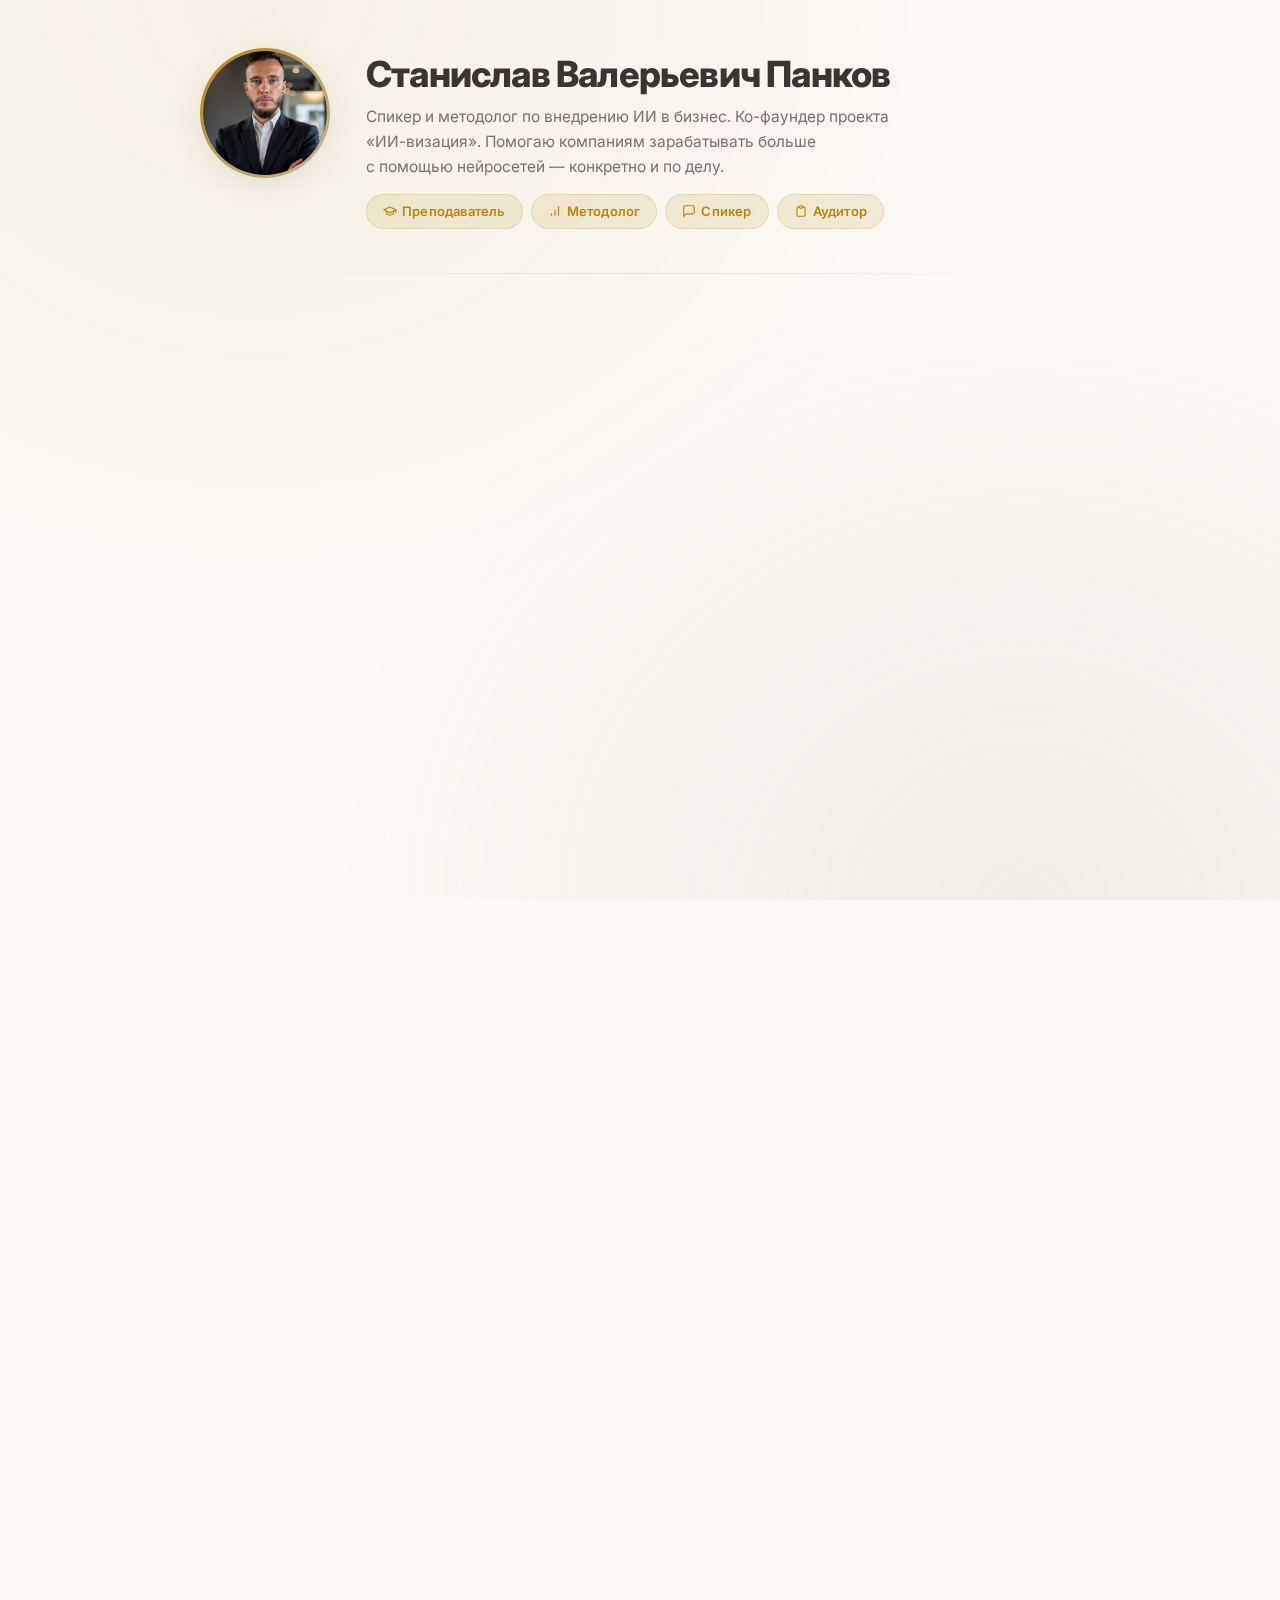
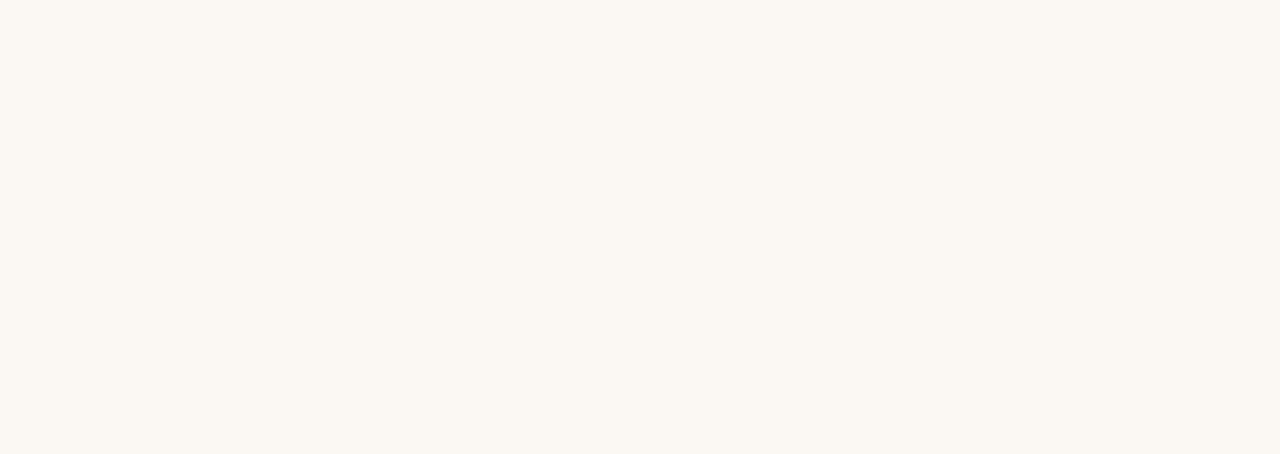
<file: speaker-card/index.html>
<!DOCTYPE html>
<html lang="ru">
<head>
    <meta charset="UTF-8">
    <meta name="viewport" content="width=device-width, initial-scale=1.0">
    <title>Станислав Валерьевич Панков — Спикер по ИИ</title>
    
    <!-- Open Graph Meta Tags -->
    <meta property="og:title" content="Станислав Валерьевич Панков — Спикер по внедрению ИИ в бизнес">
    <meta property="og:description" content="Помогаю компаниям зарабатывать больше с помощью нейросетей — конкретно и по делу. 30+ выступлений, 8 онлайн-курсов по ИИ.">
    <meta property="og:image" content="https://stavzzz.github.io/open-sites/speaker-card/avatar.jpg">
    <meta property="og:url" content="https://stavzzz.github.io/open-sites/speaker-card/">
    <meta property="og:type" content="profile">
    
    <!-- Twitter Card -->
    <meta name="twitter:card" content="summary_large_image">
    <meta name="twitter:title" content="Станислав Панков — Спикер по внедрению ИИ в бизнес">
    <meta name="twitter:description" content="Помогаю компаниям зарабатывать больше с помощью нейросетей — конкретно и по делу">
    <meta name="twitter:image" content="https://stavzzz.github.io/open-sites/speaker-card/avatar.jpg">
    
    <!-- Favicon -->
    <link rel="icon" type="image/png" href="favicon.png">
    
    <!-- Inter Font -->
    <link rel="preconnect" href="https://fonts.googleapis.com">
    <link rel="preconnect" href="https://fonts.gstatic.com" crossorigin>
    <link href="https://fonts.googleapis.com/css2?family=Inter:wght@300;400;500;600;700;800&display=swap" rel="stylesheet">
    
    <style>
        :root {
            --cream: #FBF8F3;
            --warm-white: #F5F0E8;
            --sand: #E8DFD0;
            --taupe: #C4B5A0;
            --bronze: #9C8B74;
            --dark: #3A352E;
            --accent: #B8860B;
            --accent-soft: rgba(184, 134, 11, 0.12);
            --text: #4A443B;
            --text-light: #7A7268;
        }

        * {
            margin: 0;
            padding: 0;
            box-sizing: border-box;
        }

        body {
            font-family: 'Inter', -apple-system, BlinkMacSystemFont, 'Segoe UI', sans-serif;
            background: var(--cream);
            color: var(--text);
            line-height: 1.6;
            min-height: 100vh;
            overflow-x: hidden;
        }

        /* Subtle background texture */
        body::before {
            content: '';
            position: fixed;
            inset: 0;
            background:
                radial-gradient(ellipse at 20% 0%, rgba(184, 134, 11, 0.06) 0%, transparent 50%),
                radial-gradient(ellipse at 80% 100%, rgba(196, 181, 160, 0.15) 0%, transparent 50%);
            pointer-events: none;
            z-index: 0;
        }

        .page {
            position: relative;
            z-index: 1;
            max-width: 960px;
            margin: 0 auto;
            padding: 48px 40px 60px;
        }

        /* ─── STICKY HEADER (СКРЫТ ПО УМОЛЧАНИЮ) ─── */
        .header-sticky {
            position: fixed;
            top: 0;
            left: 0;
            right: 0;
            background: rgba(251, 248, 243, 0.98);
            backdrop-filter: blur(12px);
            border-bottom: 1px solid var(--sand);
            z-index: 1000;
            padding: 12px 20px;
            opacity: 0;
            transform: translateY(-100%);
            transition: opacity 0.3s ease, transform 0.3s ease;
            pointer-events: none;
        }

        /* Класс для показа sticky header */
        .header-sticky.visible {
            opacity: 1;
            transform: translateY(0);
            pointer-events: auto;
        }

        .header-sticky-content {
            max-width: 960px;
            margin: 0 auto;
            display: flex;
            align-items: center;
            gap: 16px;
        }

        .header-sticky .avatar-ring {
            width: 50px;
            height: 50px;
            border-radius: 50%;
            background: linear-gradient(135deg, var(--accent), var(--taupe));
            padding: 2px;
            box-shadow: 0 4px 16px rgba(156, 139, 116, 0.15);
            flex-shrink: 0;
        }

        .header-sticky .avatar {
            width: 100%;
            height: 100%;
            border-radius: 50%;
            background: var(--warm-white);
            object-fit: cover;
            object-position: center 25%;
            display: block;
        }

        .header-sticky-text h1 {
            font-family: 'Inter', sans-serif;
            font-size: 18px;
            font-weight: 700;
            color: var(--dark);
            line-height: 1.2;
            letter-spacing: -0.3px;
        }

        .header-sticky-text .role {
            font-size: 13px;
            color: var(--text-light);
            margin-top: 2px;
        }

        /* ─── MAIN HEADER ─── */
        .header {
            display: flex;
            align-items: flex-start;
            gap: 36px;
            margin-bottom: 44px;
            animation: fadeUp 0.8s ease both;
        }

        .avatar-ring {
            flex-shrink: 0;
            width: 130px;
            height: 130px;
            border-radius: 50%;
            background: linear-gradient(135deg, var(--accent), var(--taupe));
            padding: 3px;
            box-shadow: 0 8px 32px rgba(156, 139, 116, 0.2);
        }

        .avatar {
            width: 100%;
            height: 100%;
            border-radius: 50%;
            background: var(--warm-white);
            object-fit: cover;
            object-position: center 25%;
            display: block;
        }

        .header-text {
            padding-top: 6px;
        }

        .header-text h1 {
            font-family: 'Inter', sans-serif;
            font-size: 36px;
            font-weight: 800;
            color: var(--dark);
            line-height: 1.15;
            letter-spacing: -0.8px;
        }

        .header-text .subtitle {
            margin-top: 10px;
            font-size: 15.5px;
            font-weight: 400;
            color: var(--text-light);
            max-width: 540px;
            line-height: 1.6;
        }

        .tags {
            display: flex;
            flex-wrap: wrap;
            gap: 8px;
            margin-top: 14px;
        }

        .tag {
            display: inline-flex;
            align-items: center;
            gap: 5px;
            padding: 6px 16px;
            border-radius: 100px;
            font-size: 13px;
            font-weight: 600;
            letter-spacing: 0.2px;
            background: var(--accent-soft);
            color: var(--accent);
            border: 1px solid rgba(184, 134, 11, 0.18);
            cursor: default;
        }

        .tag svg {
            width: 14px;
            height: 14px;
        }

        /* ─── DIVIDER ─── */
        .divider {
            height: 1px;
            background: linear-gradient(90deg, transparent, var(--sand), transparent);
            margin: 4px 0 40px;
        }

        /* ─── GRID ─── */
        .grid {
            display: grid;
            grid-template-columns: 1fr 1fr;
            gap: 28px 36px;
        }

        /* ─── SECTION CARD ─── */
        .card {
            background: rgba(255, 255, 255, 0.65);
            border: 1px solid rgba(232, 223, 208, 0.7);
            border-radius: 16px;
            padding: 28px 26px;
            backdrop-filter: blur(6px);
            transition: transform 0.3s ease, box-shadow 0.3s ease;
            opacity: 0;
            animation: fadeUp 0.7s ease both;
        }

        .card:hover {
            transform: translateY(-3px);
            box-shadow: 0 12px 40px rgba(156, 139, 116, 0.12);
        }

        .card:nth-child(1) {
            animation-delay: 0.15s;
        }

        .card:nth-child(2) {
            animation-delay: 0.25s;
        }

        .card:nth-child(3) {
            animation-delay: 0.35s;
        }

        .card:nth-child(4) {
            animation-delay: 0.45s;
        }

        .card:nth-child(5) {
            animation-delay: 0.55s;
        }

        .card:nth-child(6) {
            animation-delay: 0.65s;
        }

        .card-icon {
            width: 40px;
            height: 40px;
            border-radius: 10px;
            background: var(--accent-soft);
            display: flex;
            align-items: center;
            justify-content: center;
            margin-bottom: 16px;
        }

        .card-icon svg {
            width: 20px;
            height: 20px;
            color: var(--accent);
        }

        .card h2 {
            font-family: 'Inter', sans-serif;
            font-size: 19px;
            font-weight: 700;
            color: var(--dark);
            margin-bottom: 14px;
            letter-spacing: -0.3px;
        }

        .card ul {
            list-style: none;
            padding: 0;
        }

        .card ul li {
            position: relative;
            padding-left: 18px;
            margin-bottom: 10px;
            font-size: 14.5px;
            line-height: 1.6;
            color: var(--text);
        }

        .card ul li::before {
            content: '';
            position: absolute;
            left: 0;
            top: 9px;
            width: 6px;
            height: 6px;
            border-radius: 50%;
            background: var(--taupe);
        }

        .card ul li strong {
            font-weight: 600;
            color: var(--dark);
        }

        /* ─── FULL-WIDTH CARD ─── */
        .full-width {
            grid-column: 1 / -1;
        }

        .formats-grid {
            display: grid;
            grid-template-columns: 1fr 1fr;
            gap: 12px;
        }

        .format-item {
            display: flex;
            align-items: center;
            gap: 10px;
            padding: 12px 16px;
            border-radius: 10px;
            background: var(--cream);
            border: 1px solid rgba(232, 223, 208, 0.5);
            font-size: 14px;
            color: var(--text);
            transition: all 0.2s ease;
        }

        .format-item:hover {
            background: var(--accent-soft);
            transform: translateX(3px);
        }

        .format-item svg {
            width: 16px;
            height: 16px;
            color: var(--bronze);
            flex-shrink: 0;
        }

        /* ─── HIGHLIGHT STAT ─── */
        .stats-row {
            display: flex;
            gap: 20px;
            margin-bottom: 18px;
        }

        .stat {
            text-align: center;
            flex: 1;
            padding: 14px 8px;
            border-radius: 12px;
            background: var(--cream);
            border: 1px solid rgba(232, 223, 208, 0.5);
            min-height: 90px;
            display: flex;
            flex-direction: column;
            justify-content: center;
        }

        .stat-number {
            font-family: 'Inter', sans-serif;
            font-size: 28px;
            font-weight: 800;
            color: var(--accent);
            line-height: 1;
            letter-spacing: -0.5px;
        }

        .stat-label {
            font-size: 11.5px;
            color: var(--text-light);
            margin-top: 5px;
            line-height: 1.3;
        }

        /* ─── EDUCATION HIGHLIGHT ─── */
        .education-card {
            background: linear-gradient(135deg, rgba(184, 134, 11, 0.08) 0%, rgba(255, 255, 255, 0.65) 100%);
            border: 1px solid rgba(184, 134, 11, 0.3);
        }

        .education-badge {
            display: inline-block;
            background: var(--accent);
            color: white;
            padding: 4px 12px;
            border-radius: 6px;
            font-size: 11px;
            font-weight: 700;
            text-transform: uppercase;
            letter-spacing: 0.5px;
            margin-bottom: 8px;
        }

        /* ─── CONTACT BUTTONS ─── */
        .contact-buttons {
            display: grid;
            grid-template-columns: 1fr 1fr;
            gap: 16px;
            margin-top: 16px;
        }

        .contact-btn {
            display: flex;
            align-items: center;
            justify-content: center;
            gap: 10px;
            padding: 16px 20px;
            border-radius: 12px;
            background: var(--accent);
            color: white;
            text-decoration: none;
            font-size: 14.5px;
            font-weight: 600;
            border: none;
            cursor: pointer;
            transition: all 0.3s ease;
            box-shadow: 0 4px 16px rgba(184, 134, 11, 0.2);
        }

        .contact-btn:hover {
            transform: translateY(-3px);
            box-shadow: 0 8px 24px rgba(184, 134, 11, 0.35);
            background: linear-gradient(135deg, var(--accent), var(--bronze));
        }

        .contact-btn:active {
            transform: translateY(-1px) scale(0.98);
        }

        .contact-btn svg {
            width: 20px;
            height: 20px;
            flex-shrink: 0;
        }

        .contact-btn.secondary {
            background: var(--bronze);
            box-shadow: 0 4px 16px rgba(156, 139, 116, 0.2);
        }

        .contact-btn.secondary:hover {
            background: linear-gradient(135deg, var(--bronze), var(--accent));
            box-shadow: 0 8px 24px rgba(156, 139, 116, 0.35);
        }

        /* ─── ANIMATIONS ─── */
        @keyframes fadeUp {
            from {
                opacity: 0;
                transform: translateY(18px);
            }
            to {
                opacity: 1;
                transform: translateY(0);
            }
        }

        /* ─── RESPONSIVE ─── */
        @media (max-width: 720px) {
            .page {
                padding: 32px 20px 60px;
            }

            .header-sticky-text h1 {
                font-size: 16px;
            }

            .header-sticky-text .role {
                font-size: 12px;
            }

            .header {
                flex-direction: column;
                align-items: center;
                text-align: center;
                gap: 20px;
            }

            .header-text h1 {
                font-size: 30px;
            }

            .header-text .subtitle {
                font-size: 15px;
            }

            .tags {
                display: grid;
                grid-template-columns: 1fr 1fr;
                gap: 10px;
                width: 100%;
                justify-content: center;
            }

            .tag {
                justify-content: center;
                padding: 8px 12px;
                font-size: 12.5px;
            }

            .grid {
                grid-template-columns: 1fr;
            }

            .formats-grid {
                grid-template-columns: 1fr;
            }

            .stats-row {
                flex-wrap: wrap;
            }

            .stat {
                min-width: calc(50% - 10px);
            }

            .contact-buttons {
                grid-template-columns: 1fr;
            }

            .contact-btn {
                font-size: 15px;
            }
        }

        /* Extra mobile optimization */
        @media (max-width: 480px) {
            .header-text h1 {
                font-size: 26px;
            }

            .contact-btn {
                padding: 14px 18px;
                font-size: 14px;
            }
        }

        /* ─── PRINT ─── */
        @media print {
            body::before {
                display: none;
            }

            .header-sticky {
                display: none;
            }

            .card {
                break-inside: avoid;
                box-shadow: none;
                border: 1px solid #ddd;
            }

            .card:hover {
                transform: none;
            }

            .contact-btn {
                box-shadow: none;
                border: 1px solid var(--accent);
            }
        }
    </style>
</head>

<body>

    <!-- STICKY HEADER (СКРЫТ ПО УМОЛЧАНИЮ) -->
    <div class="header-sticky" id="stickyHeader">
        <div class="header-sticky-content">
            <div class="avatar-ring">
                <img src="avatar.jpg" alt="Станислав Валерьевич Панков" class="avatar">
            </div>
            <div class="header-sticky-text">
                <h1>Станислав Валерьевич Панков</h1>
                <div class="role">Спикер и методолог по внедрению ИИ в бизнес</div>
            </div>
        </div>
    </div>

    <div class="page">

        <!-- MAIN HEADER -->
        <div class="header" id="mainHeader">
            <div class="avatar-ring">
                <img src="avatar.jpg" alt="Станислав Валерьевич Панков — Спикер по внедрению ИИ в бизнес" class="avatar">
            </div>
            <div class="header-text">
                <h1>Станислав Валерьевич Панков</h1>
                <p class="subtitle">Спикер и&nbsp;методолог по&nbsp;внедрению ИИ в&nbsp;бизнес. Ко-фаундер проекта «ИИ-визация». Помогаю компаниям зарабатывать больше с&nbsp;помощью нейросетей&nbsp;— конкретно и&nbsp;по&nbsp;делу.</p>
                <div class="tags">
                    <span class="tag">
                        <svg viewBox="0 0 24 24" fill="none" stroke="currentColor" stroke-width="2">
                            <path d="M22 10v6M2 10l10-5 10 5-10 5z" />
                            <path d="M6 12v5c3 3 9 3 12 0v-5" />
                        </svg>
                        Преподаватель
                    </span>
                    <span class="tag">
                        <svg viewBox="0 0 24 24" fill="none" stroke="currentColor" stroke-width="2">
                            <path d="M12 20V10" />
                            <path d="M18 20V4" />
                            <path d="M6 20v-4" />
                        </svg>
                        Методолог
                    </span>
                    <span class="tag">
                        <svg viewBox="0 0 24 24" fill="none" stroke="currentColor" stroke-width="2">
                            <path d="M21 15a2 2 0 0 1-2 2H7l-4 4V5a2 2 0 0 1 2-2h14a2 2 0 0 1 2 2z" />
                        </svg>
                        Спикер
                    </span>
                    <span class="tag">
                        <svg viewBox="0 0 24 24" fill="none" stroke="currentColor" stroke-width="2">
                            <path d="M9 5H7a2 2 0 0 0-2 2v12a2 2 0 0 0 2 2h10a2 2 0 0 0 2-2V7a2 2 0 0 0-2-2h-2" />
                            <rect x="9" y="3" width="6" height="4" rx="2" />
                        </svg>
                        Аудитор
                    </span>
                </div>
            </div>
        </div>

        <div class="divider"></div>

        <!-- GRID -->
        <div class="grid">

            <!-- EDUCATION -->
            <div class="card education-card full-width">
                <div class="card-icon">
                    <svg viewBox="0 0 24 24" fill="none" stroke="currentColor" stroke-width="2">
                        <path d="M22 10v6M2 10l10-5 10 5-10 5z" />
                        <path d="M6 12v5c3 3 9 3 12 0v-5" />
                    </svg>
                </div>
                <h2>Образование</h2>
                <ul>
                    <li>
                        <span class="education-badge">МФТИ</span><br>
                        <strong>Магистр прикладной математики и&nbsp;физики</strong><br>
                        Московский физико-технический институт
                    </li>
                    <li><strong>MBA РОСНАНО</strong>&nbsp;— кафедра технологического предпринимательства</li>
                    <li><strong>Диплом педагога</strong> дополнительного образования</li>
                </ul>
            </div>

            <!-- EXPERIENCE -->
            <div class="card">
                <div class="card-icon">
                    <svg viewBox="0 0 24 24" fill="none" stroke="currentColor" stroke-width="2">
                        <path d="M12 2L2 7l10 5 10-5-10-5z" />
                        <path d="M2 17l10 5 10-5" />
                        <path d="M2 12l10 5 10-5" />
                    </svg>
                </div>
                <h2>Опыт и&nbsp;достижения</h2>

                <div class="stats-row">
                    <div class="stat">
                        <div class="stat-number">15+</div>
                        <div class="stat-label">онлайн-курсов<br>по&nbsp;различным<br>направлениям</div>
                    </div>
                    <div class="stat">
                        <div class="stat-number">8</div>
                        <div class="stat-label">онлайн-курсов<br>по&nbsp;ИИ<br>&nbsp;</div>
                    </div>
                    <div class="stat">
                        <div class="stat-number">30+</div>
                        <div class="stat-label">выступлений<br>на&nbsp;конференциях<br>&nbsp;</div>
                    </div>
                </div>

                <ul>
                    <li><strong>Ex-CEO TTM ACADEMY</strong>&nbsp;— крупнейшая в&nbsp;СНГ онлайн-школа по&nbsp;блокчейну и&nbsp;продуктовому управлению<br><strong>5+ лет в&nbsp;EdTech</strong>&nbsp;— обучил 10+ тысяч человек работе с&nbsp;блокчейн-технологиями и&nbsp;ИИ</li>
                    <li><strong>Провел 30+ выступлений</strong> на&nbsp;офлайн-конференциях и&nbsp;корпоративных тренингах (Москва, Дубай) + онлайн-конференции</li>
                    <li><strong>Автор 8&nbsp;онлайн-курсов по&nbsp;ИИ</strong>&nbsp;— от&nbsp;базовых навыков промптинга до&nbsp;полного внедрения в&nbsp;бизнес-процессы</li>
                </ul>
            </div>

            <!-- EXPERTISE -->
            <div class="card">
                <div class="card-icon">
                    <svg viewBox="0 0 24 24" fill="none" stroke="currentColor" stroke-width="2">
                        <circle cx="12" cy="12" r="3" />
                        <path
                            d="M12 1v2m0 18v2M4.22 4.22l1.42 1.42m12.72 12.72l1.42 1.42M1 12h2m18 0h2M4.22 19.78l1.42-1.42M18.36 5.64l1.42-1.42" />
                    </svg>
                </div>
                <h2>Моя экспертиза</h2>
                <ul>
                    <li><strong>ИИ без мифов:</strong> как на&nbsp;самом деле работают нейросети, где они&nbsp;бесполезны, а&nbsp;где дают десятикратный результат</li>
                    <li><strong>Внедрение ИИ в&nbsp;бизнес:</strong> автоматизация маркетинга, аналитики, продаж, звонков, обучения, коммуникаций и&nbsp;других процессов с&nbsp;измеримым ROI</li>
                    <li><strong>Промптинг&nbsp;— главный навык в&nbsp;XXI&nbsp;веке:</strong> как ставить задачи нейросетям, чтобы они&nbsp;не&nbsp;галлюцинировали и&nbsp;давали релевантный результат</li>
                    <li><strong>Информационная безопасность:</strong> что можно, а&nbsp;что нельзя отправлять в&nbsp;ChatGPT, чтобы не&nbsp;слить компанию конкурентам и&nbsp;не&nbsp;получить удар по&nbsp;репутации</li>
                    <li><strong>Аудит бизнес-процессов:</strong> оцениваю, где нейросети дадут реальную пользу, а&nbsp;где не&nbsp;принесут никакой выгоды</li>
                </ul>
            </div>

            <!-- ABOUT PROJECT -->
            <div class="card">
                <div class="card-icon">
                    <svg viewBox="0 0 24 24" fill="none" stroke="currentColor" stroke-width="2">
                        <path d="M4 19.5A2.5 2.5 0 0 1 6.5 17H20" />
                        <path d="M6.5 2H20v20H6.5A2.5 2.5 0 0 1 4 19.5v-15A2.5 2.5 0 0 1 6.5 2z" />
                    </svg>
                </div>
                <h2>Проект «ИИ-визация»</h2>
                <ul>
                    <li>Обучаем работе с&nbsp;ИИ&nbsp;— от&nbsp;новичков до&nbsp;руководителей отделов. Помогаем внедрять нейросети в&nbsp;реальные бизнес-процессы компаний.</li>
                    <li>ИИ-консалтинг и&nbsp;внедрение искусственного интеллекта в&nbsp;информационные и&nbsp;бизнес-процессы компаний</li>
                    <li><strong>Рынки:</strong> Россия, СНГ, международный (English available)</li>
                </ul>
            </div>

            <!-- FORMATS -->
            <div class="card">
                <div class="card-icon">
                    <svg viewBox="0 0 24 24" fill="none" stroke="currentColor" stroke-width="2">
                        <rect x="2" y="3" width="20" height="14" rx="2" />
                        <path d="M8 21h8m-4-4v4" />
                    </svg>
                </div>
                <h2>Форматы работы</h2>
                <div class="formats-grid">
                    <div class="format-item">
                        <svg viewBox="0 0 24 24" fill="none" stroke="currentColor" stroke-width="2">
                            <path d="M17 21v-2a4 4 0 0 0-4-4H5a4 4 0 0 0-4 4v2" />
                            <circle cx="9" cy="7" r="4" />
                            <path d="M23 21v-2a4 4 0 0 0-3-3.87" />
                            <path d="M16 3.13a4 4 0 0 1 0 7.75" />
                        </svg>
                        Выступления и&nbsp;воркшопы
                    </div>
                    <div class="format-item">
                        <svg viewBox="0 0 24 24" fill="none" stroke="currentColor" stroke-width="2">
                            <path d="M14 2H6a2 2 0 0 0-2 2v16a2 2 0 0 0 2 2h12a2 2 0 0 0 2-2V8z" />
                            <polyline points="14 2 14 8 20 8" />
                            <line x1="16" y1="13" x2="8" y2="13" />
                            <line x1="16" y1="17" x2="8" y2="17" />
                        </svg>
                        Практические тренинги
                    </div>
                    <div class="format-item">
                        <svg viewBox="0 0 24 24" fill="none" stroke="currentColor" stroke-width="2">
                            <polyline points="9 11 12 14 22 4" />
                            <path d="M21 12v7a2 2 0 0 1-2 2H5a2 2 0 0 1-2-2V5a2 2 0 0 1 2-2h11" />
                        </svg>
                        Шаблоны и&nbsp;чек-листы внедрения
                    </div>
                    <div class="format-item">
                        <svg viewBox="0 0 24 24" fill="none" stroke="currentColor" stroke-width="2">
                            <circle cx="12" cy="12" r="10" />
                            <polygon points="16.24 7.76 14.12 14.12 7.76 16.24 9.88 9.88 16.24 7.76" />
                        </svg>
                        Стратегии внедрения: от&nbsp;пилота до&nbsp;масштабирования
                    </div>
                    <div class="format-item">
                        <svg viewBox="0 0 24 24" fill="none" stroke="currentColor" stroke-width="2">
                            <path d="M21 15a2 2 0 0 1-2 2H7l-4 4V5a2 2 0 0 1 2-2h14a2 2 0 0 1 2 2z" />
                        </svg>
                        Анализ практических кейсов
                    </div>
                    <div class="format-item">
                        <svg viewBox="0 0 24 24" fill="none" stroke="currentColor" stroke-width="2">
                            <path d="M2 3h6a4 4 0 0 1 4 4v14a3 3 0 0 0-3-3H2z" />
                            <path d="M22 3h-6a4 4 0 0 0-4 4v14a3 3 0 0 1 3-3h7z" />
                        </svg>
                        Рабочие материалы и&nbsp;методички
                    </div>
                </div>
            </div>

            <!-- CONTACT SECTION -->
            <div class="card full-width">
                <div class="card-icon">
                    <svg viewBox="0 0 24 24" fill="none" stroke="currentColor" stroke-width="2">
                        <path d="M21 15a2 2 0 0 1-2 2H7l-4 4V5a2 2 0 0 1 2-2h14a2 2 0 0 1 2 2z" />
                        <path d="M8 10h.01M12 10h.01M16 10h.01" />
                    </svg>
                </div>
                <h2>Связаться со&nbsp;мной</h2>
                <div class="contact-buttons">
                    <a href="https://t.me/stavzzz" target="_blank" rel="noopener noreferrer" class="contact-btn">
                        <svg viewBox="0 0 24 24" fill="currentColor">
                            <path d="M12 0C5.373 0 0 5.373 0 12s5.373 12 12 12 12-5.373 12-12S18.627 0 12 0zm5.562 8.161c-.18 1.897-.962 6.502-1.359 8.627-.168.9-.5 1.201-.82 1.23-.697.064-1.226-.461-1.901-.903-1.056-.692-1.653-1.123-2.678-1.799-1.185-.781-.417-1.21.258-1.91.177-.184 3.247-2.977 3.307-3.23.007-.032.014-.15-.056-.212s-.174-.041-.249-.024c-.106.024-1.793 1.14-5.061 3.345-.479.329-.913.489-1.302.481-.428-.008-1.252-.241-1.865-.44-.752-.244-1.349-.374-1.297-.789.027-.216.325-.437.893-.663 3.498-1.524 5.83-2.529 6.998-3.014 3.332-1.386 4.025-1.627 4.476-1.635.099-.002.321.023.465.141.122.1.155.234.171.329.016.095.036.311.02.479z"/>
                        </svg>
                        Написать лично
                    </a>
                    <a href="https://t.me/+_tvrvMMgP9llOGY6" target="_blank" rel="noopener noreferrer" class="contact-btn secondary">
                        <svg viewBox="0 0 24 24" fill="none" stroke="currentColor" stroke-width="2">
                            <path d="M17 21v-2a4 4 0 0 0-4-4H5a4 4 0 0 0-4 4v2" />
                            <circle cx="9" cy="7" r="4" />
                            <path d="M23 21v-2a4 4 0 0 0-3-3.87" />
                            <path d="M16 3.13a4 4 0 0 1 0 7.75" />
                        </svg>
                        ИИ в&nbsp;бизнесе | чат для&nbsp;своих
                    </a>
                </div>
            </div>

        </div>

    </div>

    <!-- JSON-LD Schema -->
    <script type="application/ld+json">
    {
      "@context": "https://schema.org",
      "@type": "Person",
      "name": "Станислав Валерьевич Панков",
      "jobTitle": "Спикер и методолог по внедрению ИИ в бизнес",
      "description": "Помогаю компаниям зарабатывать больше с помощью нейросетей — конкретно и по делу",
      "url": "https://stavzzz.github.io/open-sites/speaker-card/",
      "image": "https://stavzzz.github.io/open-sites/speaker-card/avatar.jpg",
      "sameAs": [
        "https://t.me/stavzzz"
      ],
      "alumniOf": [
        {
          "@type": "EducationalOrganization",
          "name": "МФТИ"
        },
        {
          "@type": "Organization",
          "name": "TTM ACADEMY"
        }
      ],
      "knowsAbout": [
        "Искусственный интеллект",
        "Нейронные сети",
        "Промптинг",
        "Внедрение ИИ в бизнес",
        "Корпоративное обучение",
        "Информационная безопасность",
        "Блокчейн-технологии"
      ]
    }
    </script>

    <!-- INTERSECTION OBSERVER для показа/скрытия sticky header -->
    <script>
        // Ждем загрузки DOM
        document.addEventListener('DOMContentLoaded', function() {
            const mainHeader = document.getElementById('mainHeader');
            const stickyHeader = document.getElementById('stickyHeader');

            // Создаем Intersection Observer
            const observer = new IntersectionObserver(
                function(entries) {
                    entries.forEach(function(entry) {
                        // Если основной header НЕ видим в viewport
                        if (!entry.isIntersecting) {
                            // Показываем sticky header
                            stickyHeader.classList.add('visible');
                        } else {
                            // Прячем sticky header
                            stickyHeader.classList.remove('visible');
                        }
                    });
                },
                {
                    // Настройки observer
                    threshold: 0, // Срабатывает когда хотя бы 0% элемента видно
                    rootMargin: '0px' // Без отступов
                }
            );

            // Начинаем наблюдать за основным header
            observer.observe(mainHeader);
        });
    </script>

</body>
</html>
</file>
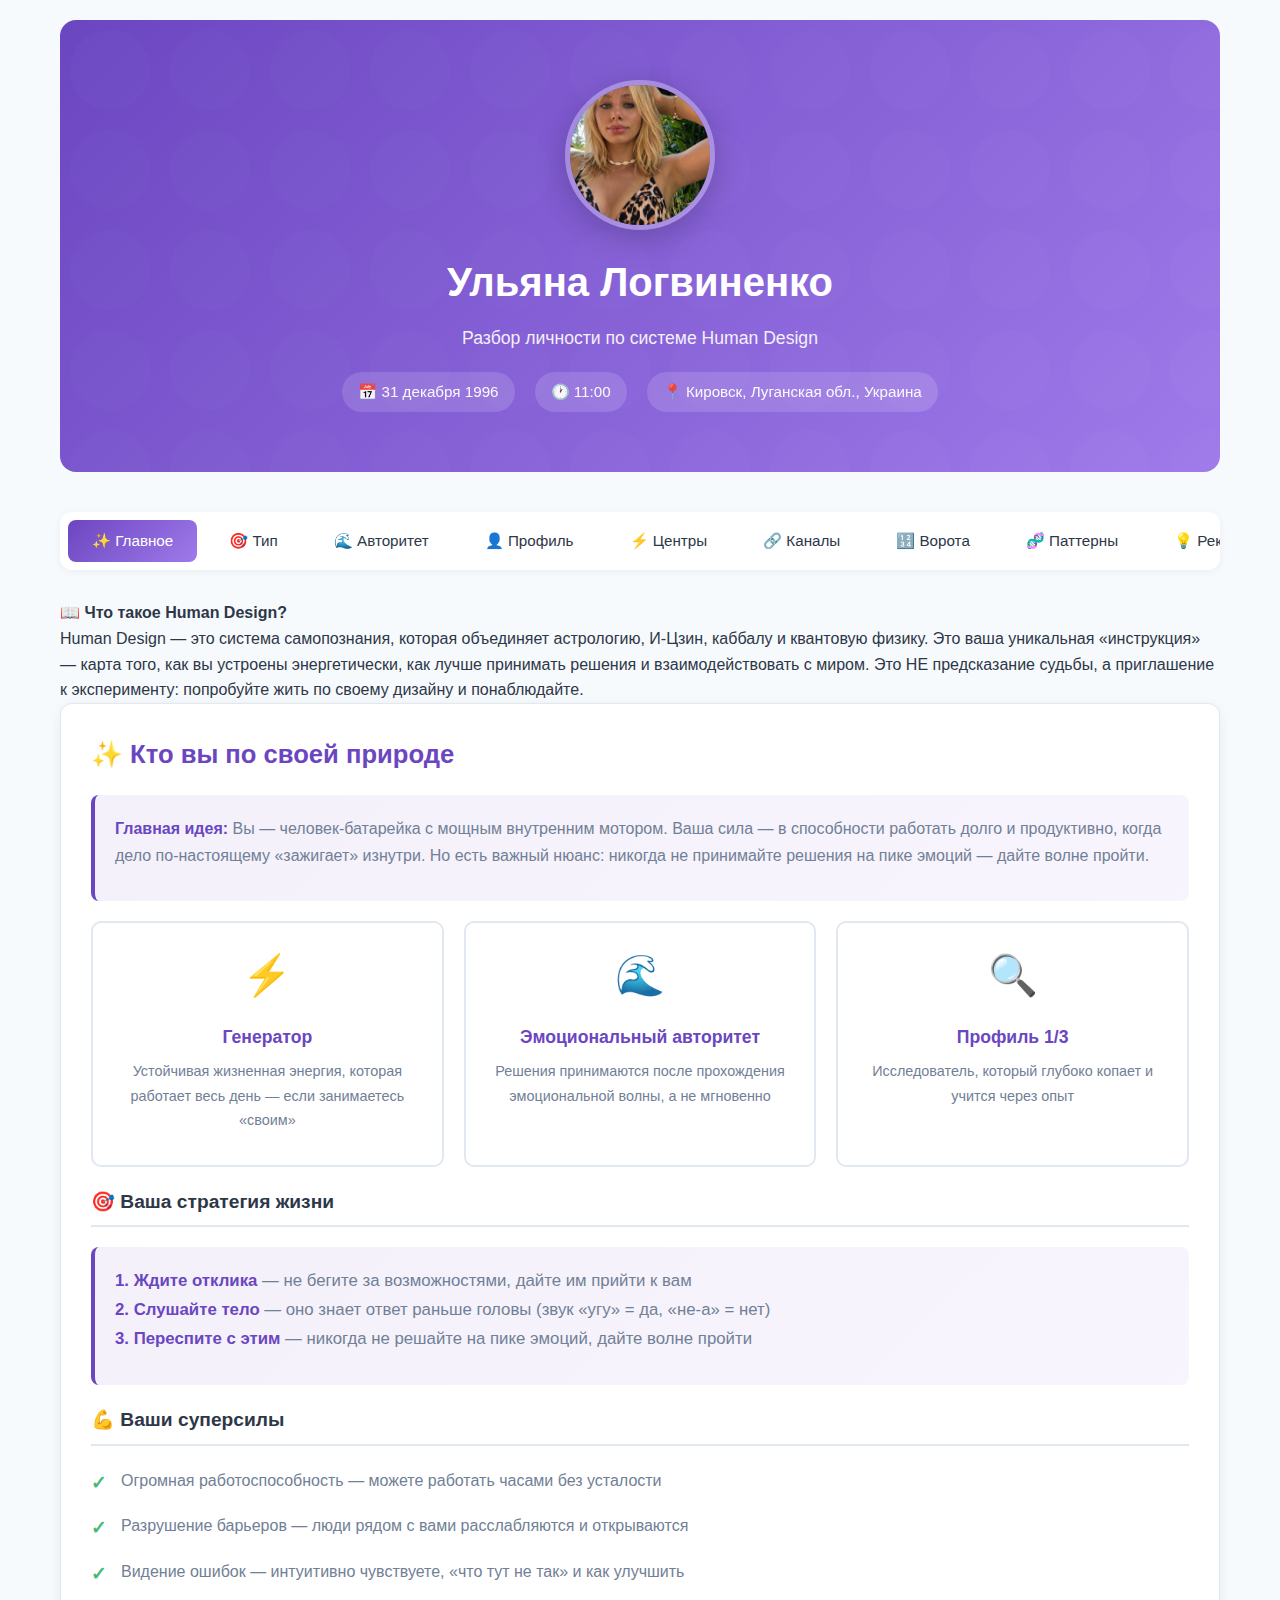
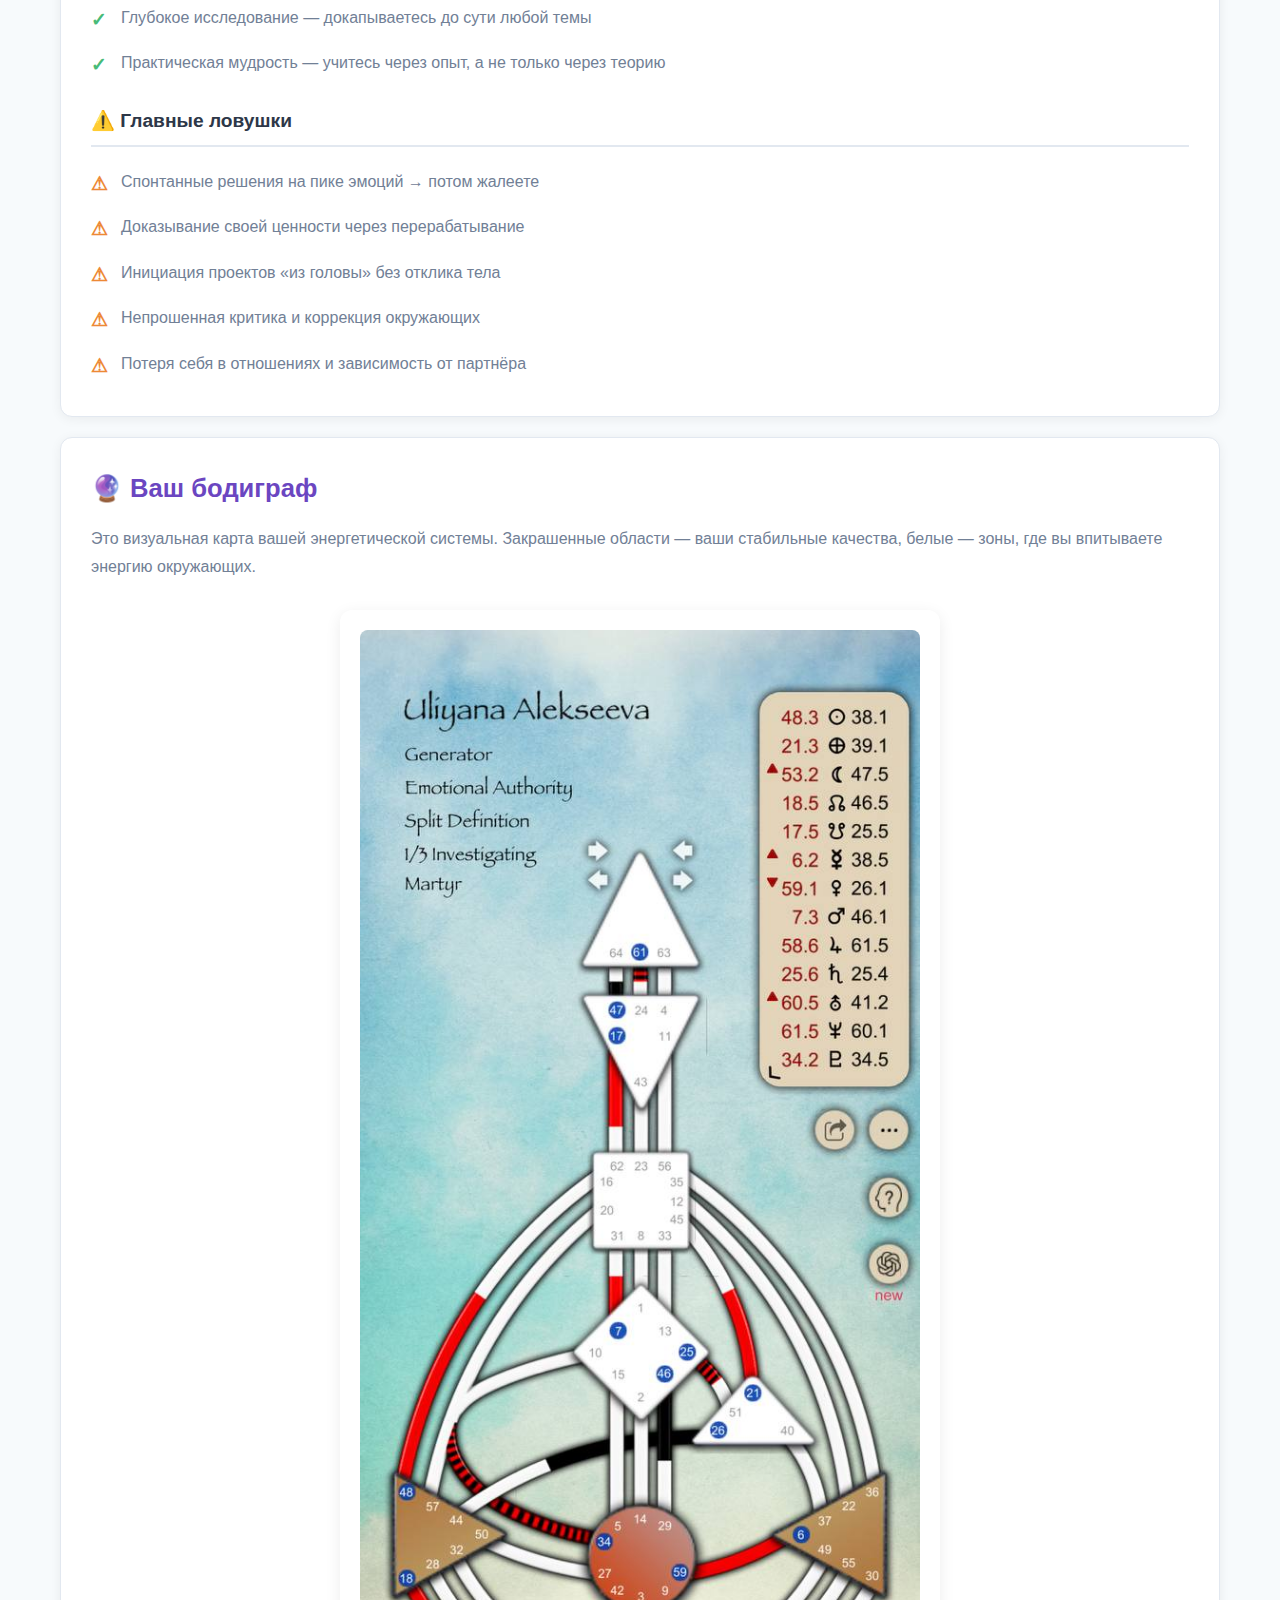
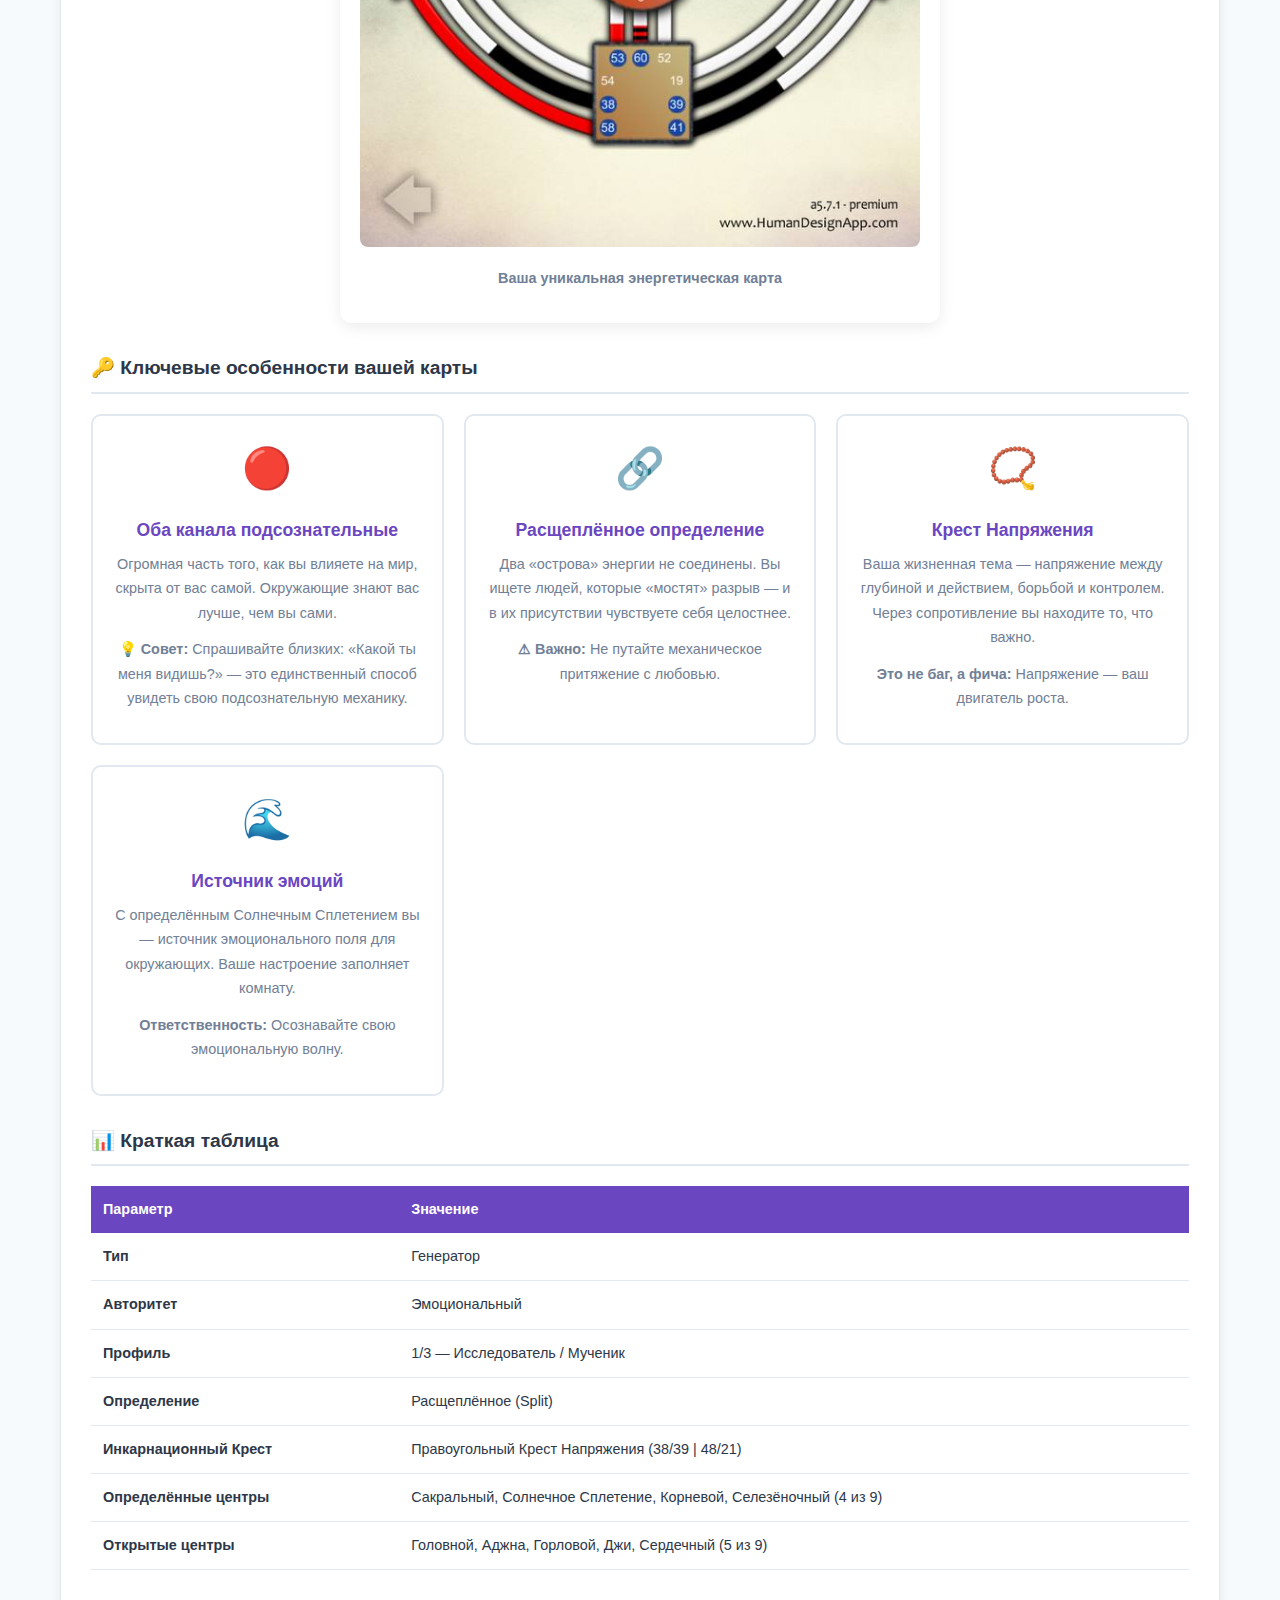
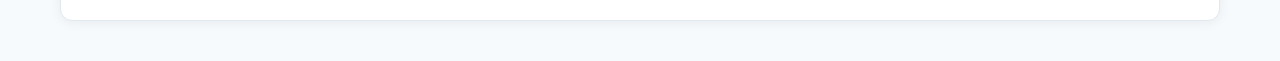
<file: human-design/liana/index.html>
<!DOCTYPE html>
<html lang="ru">
<head>
<meta charset="UTF-8">
<meta name="viewport" content="width=device-width, initial-scale=1.0">
<title>Human Design — Ульяна Логвиненко</title>
<style>
:root {
  --primary: #6B46C1;
  --secondary: #9F7AEA;
  --accent: #ED8936;
  --bg: #F7FAFC;
  --surface: #FFFFFF;
  --text: #2D3748;
  --text-light: #718096;
  --border: #E2E8F0;
  --success: #48BB78;
  --warning: #ED8936;
}

* {
  margin: 0;
  padding: 0;
  box-sizing: border-box;
}

body {
  font-family: 'Segoe UI', -apple-system, BlinkMacSystemFont, sans-serif;
  background: var(--bg);
  color: var(--text);
  line-height: 1.6;
}

.container {
  max-width: 1200px;
  margin: 0 auto;
  padding: 20px;
}

/* Header */
.header {
  background: linear-gradient(135deg, var(--primary), var(--secondary));
  color: white;
  padding: 60px 20px;
  text-align: center;
  border-radius: 16px;
  margin-bottom: 40px;
  position: relative;
  overflow: hidden;
}

.header::before {
  content: '';
  position: absolute;
  top: 0;
  left: 0;
  right: 0;
  bottom: 0;
  background: url('data:image/svg+xml,<svg width="100" height="100" xmlns="http://www.w3.org/2000/svg"><circle cx="50" cy="50" r="40" fill="rgba(255,255,255,0.05)"/></svg>');
  opacity: 0.3;
}

.header-content {
  position: relative;
  z-index: 1;
}

.photo-container {
  width: 150px;
  height: 150px;
  border-radius: 50%;
  margin: 0 auto 20px;
  overflow: hidden;
  border: 5px solid rgba(255,255,255,0.3);
  box-shadow: 0 8px 32px rgba(0,0,0,0.2);
}

.photo-container img {
  width: 100%;
  height: 100%;
  object-fit: cover;
}

.header h1 {
  font-size: 2.5em;
  font-weight: 700;
  margin-bottom: 10px;
}

.header .subtitle {
  font-size: 1.1em;
  opacity: 0.9;
  margin-bottom: 5px;
}

.birth-info {
  display: flex;
  gap: 20px;
  justify-content: center;
  flex-wrap: wrap;
  margin-top: 20px;
  font-size: 0.95em;
  opacity: 0.95;
}

.birth-info span {
  background: rgba(255,255,255,0.15);
  padding: 8px 16px;
  border-radius: 20px;
  backdrop-filter: blur(10px);
}

/* Tabs */
.tabs {
  display: flex;
  gap: 8px;
  overflow-x: auto;
  margin-bottom: 30px;
  background: var(--surface);
  padding: 8px;
  border-radius: 12px;
  box-shadow: 0 2px 8px rgba(0,0,0,0.05);
}

.tab {
  padding: 12px 24px;
  border: none;
  background: transparent;
  color: var(--text);
  cursor: pointer;
  border-radius: 8px;
  font-size: 0.95em;
  font-weight: 500;
  transition: all 0.3s;
  white-space: nowrap;
}

.tab:hover {
  background: var(--bg);
}

.tab.active {
  background: linear-gradient(135deg, var(--primary), var(--secondary));
  color: white;
}

/* Tab content */
.tab-content {
  display: none;
  animation: fadeIn 0.4s;
}

.tab-content.active {
  display: block;
}

@keyframes fadeIn {
  from { opacity: 0; transform: translateY(10px); }
  to { opacity: 1; transform: translateY(0); }
}

/* Cards */
.card {
  background: var(--surface);
  border-radius: 12px;
  padding: 30px;
  margin-bottom: 20px;
  box-shadow: 0 2px 12px rgba(0,0,0,0.06);
  border: 1px solid var(--border);
}

.card h2 {
  font-size: 1.6em;
  color: var(--primary);
  margin-bottom: 16px;
  display: flex;
  align-items: center;
  gap: 10px;
}

.card h3 {
  font-size: 1.2em;
  color: var(--text);
  margin: 20px 0 12px;
  padding-bottom: 8px;
  border-bottom: 2px solid var(--border);
}

.card h4 {
  font-size: 1.05em;
  color: var(--primary);
  margin: 16px 0 8px;
}

.card p {
  margin-bottom: 12px;
  line-height: 1.7;
  color: var(--text-light);
}

/* Highlight box */
.highlight {
  background: linear-gradient(135deg, rgba(107,70,193,0.08), rgba(159,122,234,0.08));
  border-left: 4px solid var(--primary);
  padding: 20px;
  border-radius: 8px;
  margin: 20px 0;
}

.highlight strong {
  color: var(--primary);
}

/* Grid */
.grid {
  display: grid;
  gap: 20px;
  margin: 20px 0;
}

.grid-2 {
  grid-template-columns: repeat(auto-fit, minmax(280px, 1fr));
}

.grid-3 {
  grid-template-columns: repeat(auto-fit, minmax(220px, 1fr));
}

/* Feature box */
.feature {
  background: var(--surface);
  border: 2px solid var(--border);
  border-radius: 10px;
  padding: 20px;
  text-align: center;
  transition: all 0.3s;
}

.feature:hover {
  border-color: var(--secondary);
  transform: translateY(-2px);
  box-shadow: 0 8px 20px rgba(107,70,193,0.1);
}

.feature-icon {
  font-size: 2.5em;
  margin-bottom: 12px;
}

.feature h4 {
  font-size: 1.1em;
  margin-bottom: 8px;
  color: var(--primary);
}

.feature p {
  font-size: 0.9em;
  color: var(--text-light);
}

/* List */
ul {
  list-style: none;
  padding-left: 0;
}

ul li {
  padding: 10px 0 10px 30px;
  position: relative;
  color: var(--text-light);
}

ul li::before {
  content: '✓';
  position: absolute;
  left: 0;
  color: var(--success);
  font-weight: bold;
  font-size: 1.2em;
}

/* Warning list */
.warning-list li::before {
  content: '⚠';
  color: var(--warning);
}

/* Bodygraph image */
.bodygraph-container {
  text-align: center;
  margin: 30px 0;
}

.bodygraph-img {
  background: var(--surface);
  border-radius: 12px;
  padding: 20px;
  box-shadow: 0 4px 16px rgba(0,0,0,0.08);
  display: inline-block;
  max-width: 600px;
}

.bodygraph-img img {
  max-width: 100%;
  height: auto;
  border-radius: 8px;
}

.bodygraph-img p {
  margin-top: 12px;
  font-size: 0.9em;
  color: var(--text-light);
}

/* Badge */
.badge {
  display: inline-block;
  padding: 6px 14px;
  border-radius: 20px;
  font-size: 0.85em;
  font-weight: 600;
  margin: 4px;
}

.badge-primary {
  background: rgba(107,70,193,0.1);
  color: var(--primary);
}

.badge-success {
  background: rgba(72,187,120,0.1);
  color: var(--success);
}

.badge-warning {
  background: rgba(237,137,54,0.1);
  color: var(--warning);
}

/* Accordion */
.accordion-item {
  background: var(--surface);
  border: 1px solid var(--border);
  border-radius: 8px;
  margin-bottom: 12px;
  overflow: hidden;
}

.accordion-header {
  padding: 18px 20px;
  cursor: pointer;
  display: flex;
  justify-content: space-between;
  align-items: center;
  font-weight: 600;
  color: var(--primary);
  transition: background 0.3s;
}

.accordion-header:hover {
  background: var(--bg);
}

.accordion-header::after {
  content: '▼';
  font-size: 0.8em;
  transition: transform 0.3s;
}

.accordion-item.open .accordion-header::after {
  transform: rotate(180deg);
}

.accordion-content {
  max-height: 0;
  overflow: hidden;
  transition: max-height 0.3s ease;
}

.accordion-item.open .accordion-content {
  max-height: 3000px;
}

.accordion-body {
  padding: 0 20px 20px;
  color: var(--text-light);
}

/* Table */
table {
  width: 100%;
  border-collapse: collapse;
  margin: 20px 0;
  font-size: 0.9em;
}

th {
  background: var(--primary);
  color: white;
  padding: 12px;
  text-align: left;
  font-weight: 600;
}

td {
  padding: 12px;
  border-bottom: 1px solid var(--border);
}

tr:hover {
  background: var(--bg);
}

/* Gate cards */
.gate-card {
  background: var(--surface);
  border: 2px solid var(--border);
  border-radius: 12px;
  padding: 20px;
  margin-bottom: 16px;
  transition: all 0.3s;
}

.gate-card:hover {
  border-color: var(--secondary);
  box-shadow: 0 4px 16px rgba(107,70,193,0.12);
}

.gate-header {
  display: flex;
  gap: 16px;
  align-items: flex-start;
  margin-bottom: 12px;
}

.gate-number {
  background: linear-gradient(135deg, var(--primary), var(--secondary));
  color: white;
  font-size: 1.4em;
  font-weight: 700;
  min-width: 60px;
  height: 60px;
  display: flex;
  align-items: center;
  justify-content: center;
  border-radius: 12px;
  flex-shrink: 0;
}

.gate-title h4 {
  margin: 0 0 4px 0;
  font-size: 1.15em;
  color: var(--primary);
}

.gate-center {
  margin: 0;
  font-size: 0.85em;
  color: var(--text-light);
  font-weight: 600;
}

.gate-description {
  color: var(--text);
  line-height: 1.7;
  margin-bottom: 8px;
}

.gate-details {
  display: grid;
  gap: 12px;
  margin-top: 12px;
  padding-top: 12px;
  border-top: 1px solid var(--border);
}

.gate-detail {
  font-size: 0.9em;
}

.gate-detail strong {
  color: var(--primary);
  display: block;
  margin-bottom: 4px;
}

@media (max-width: 768px) {
  .gate-header {
    flex-direction: column;
    gap: 12px;
  }
  
  .gate-number {
    width: 100%;
  }
}

/* Responsive */
@media (max-width: 768px) {
  .header h1 {
    font-size: 1.8em;
  }
  
  .tabs {
    flex-wrap: nowrap;
    overflow-x: auto;
  }
  
  .grid-2, .grid-3 {
    grid-template-columns: 1fr;
  }
  
  table {
    font-size: 0.8em;
  }
}

/* Scroll indicator */
.scroll-indicator {
  position: fixed;
  top: 0;
  left: 0;
  height: 4px;
  background: linear-gradient(90deg, var(--primary), var(--secondary));
  z-index: 999;
  transition: width 0.1s;
}
</style>
</head>
<body>

<div class="scroll-indicator" id="scrollIndicator"></div>

<div class="container">

<!-- Header -->
<div class="header">
  <div class="header-content">
    <div class="photo-container">
      <img src="photo.jpg" alt="Ульяна Логвиненко">
    </div>
    <h1>Ульяна Логвиненко</h1>
    <div class="subtitle">Разбор личности по системе Human Design</div>
    <div class="birth-info">
      <span>📅 31 декабря 1996</span>
      <span>🕐 11:00</span>
      <span>📍 Кировск, Луганская обл., Украина</span>
    </div>
  </div>
</div>

<!-- Tabs -->
<div class="tabs">
  <button class="tab active" onclick="showTab('summary')">✨ Главное</button>
  <button class="tab" onclick="showTab('type')">🎯 Тип</button>
  <button class="tab" onclick="showTab('authority')">🌊 Авторитет</button>
  <button class="tab" onclick="showTab('profile')">👤 Профиль</button>
  <button class="tab" onclick="showTab('centers')">⚡ Центры</button>
  <button class="tab" onclick="showTab('channels')">🔗 Каналы</button>
  <button class="tab" onclick="showTab('gates')">🔢 Ворота</button>
  <button class="tab" onclick="showTab('patterns')">🧬 Паттерны</button>
  <button class="tab" onclick="showTab('tips')">💡 Рекомендации</button>
</div>

<!-- Tab: Summary -->
<div id="summary" class="tab-content active">
  <div class="intro">
    <strong>📖 Что такое Human Design?</strong><br>
    Human Design — это система самопознания, которая объединяет астрологию, И-Цзин, каббалу и квантовую физику. Это ваша уникальная «инструкция» — карта того, как вы устроены энергетически, как лучше принимать решения и взаимодействовать с миром. Это НЕ предсказание судьбы, а приглашение к эксперименту: попробуйте жить по своему дизайну и понаблюдайте.
  </div>

  <div class="card">
    <h2>✨ Кто вы по своей природе</h2>
    
    <div class="highlight">
      <p><strong>Главная идея:</strong> Вы — человек-батарейка с мощным внутренним мотором. Ваша сила — в способности работать долго и продуктивно, когда дело по-настоящему «зажигает» изнутри. Но есть важный нюанс: никогда не принимайте решения на пике эмоций — дайте волне пройти.</p>
    </div>

    <div class="grid grid-3">
      <div class="feature">
        <div class="feature-icon">⚡</div>
        <h4>Генератор</h4>
        <p>Устойчивая жизненная энергия, которая работает весь день — если занимаетесь «своим»</p>
      </div>
      <div class="feature">
        <div class="feature-icon">🌊</div>
        <h4>Эмоциональный авторитет</h4>
        <p>Решения принимаются после прохождения эмоциональной волны, а не мгновенно</p>
      </div>
      <div class="feature">
        <div class="feature-icon">🔍</div>
        <h4>Профиль 1/3</h4>
        <p>Исследователь, который глубоко копает и учится через опыт</p>
      </div>
    </div>

    <h3>🎯 Ваша стратегия жизни</h3>
    <div class="highlight">
      <p style="font-size: 1.05em;">
        <strong>1. Ждите отклика</strong> — не бегите за возможностями, дайте им прийти к вам<br>
        <strong>2. Слушайте тело</strong> — оно знает ответ раньше головы (звук «угу» = да, «не-а» = нет)<br>
        <strong>3. Переспите с этим</strong> — никогда не решайте на пике эмоций, дайте волне пройти
      </p>
    </div>

    <h3>💪 Ваши суперсилы</h3>
    <ul>
      <li>Огромная работоспособность — можете работать часами без усталости</li>
      <li>Разрушение барьеров — люди рядом с вами расслабляются и открываются</li>
      <li>Видение ошибок — интуитивно чувствуете, «что тут не так» и как улучшить</li>
      <li>Глубокое исследование — докапываетесь до сути любой темы</li>
      <li>Практическая мудрость — учитесь через опыт, а не только через теорию</li>
    </ul>

    <h3>⚠️ Главные ловушки</h3>
    <ul class="warning-list">
      <li>Спонтанные решения на пике эмоций → потом жалеете</li>
      <li>Доказывание своей ценности через перерабатывание</li>
      <li>Инициация проектов «из головы» без отклика тела</li>
      <li>Непрошенная критика и коррекция окружающих</li>
      <li>Потеря себя в отношениях и зависимость от партнёра</li>
    </ul>
  </div>

<div class="card">
    <h2>🔮 Ваш бодиграф</h2>
    <p>Это визуальная карта вашей энергетической системы. Закрашенные области — ваши стабильные качества, белые — зоны, где вы впитываете энергию окружающих.</p>

    <div class="bodygraph-container">
      <div class="bodygraph-img">
        <img src="bodygraph.jpg" alt="Бодиграф Ульяны Логвиненко">
        <p><strong>Ваша уникальная энергетическая карта</strong></p>
      </div>
    </div>

    <h3>🔑 Ключевые особенности вашей карты</h3>

    <div class="grid grid-2">
      <div class="feature">
        <div class="feature-icon">🔴</div>
        <h4>Оба канала подсознательные</h4>
        <p>Огромная часть того, как вы влияете на мир, скрыта от вас самой. Окружающие знают вас лучше, чем вы сами.</p>
        <p><strong>💡 Совет:</strong> Спрашивайте близких: «Какой ты меня видишь?» — это единственный способ увидеть свою подсознательную механику.</p>
      </div>

      <div class="feature">
        <div class="feature-icon">🔗</div>
        <h4>Расщеплённое определение</h4>
        <p>Два «острова» энергии не соединены. Вы ищете людей, которые «мостят» разрыв — и в их присутствии чувствуете себя целостнее.</p>
        <p><strong>⚠ Важно:</strong> Не путайте механическое притяжение с любовью.</p>
      </div>

      <div class="feature">
        <div class="feature-icon">📿</div>
        <h4>Крест Напряжения</h4>
        <p>Ваша жизненная тема — напряжение между глубиной и действием, борьбой и контролем. Через сопротивление вы находите то, что важно.</p>
        <p><strong>Это не баг, а фича:</strong> Напряжение — ваш двигатель роста.</p>
      </div>

      <div class="feature">
        <div class="feature-icon">🌊</div>
        <h4>Источник эмоций</h4>
        <p>С определённым Солнечным Сплетением вы — источник эмоционального поля для окружающих. Ваше настроение заполняет комнату.</p>
        <p><strong>Ответственность:</strong> Осознавайте свою эмоциональную волну.</p>
      </div>
    </div>

    <h3 style="margin-top: 30px;">📊 Краткая таблица</h3>
    <table>
      <tr>
        <th>Параметр</th>
        <th>Значение</th>
      </tr>
      <tr>
        <td><strong>Тип</strong></td>
        <td>Генератор</td>
      </tr>
      <tr>
        <td><strong>Авторитет</strong></td>
        <td>Эмоциональный</td>
      </tr>
      <tr>
        <td><strong>Профиль</strong></td>
        <td>1/3 — Исследователь / Мученик</td>
      </tr>
      <tr>
        <td><strong>Определение</strong></td>
        <td>Расщеплённое (Split)</td>
      </tr>
      <tr>
        <td><strong>Инкарнационный Крест</strong></td>
        <td>Правоугольный Крест Напряжения (38/39 | 48/21)</td>
      </tr>
      <tr>
        <td><strong>Определённые центры</strong></td>
        <td>Сакральный, Солнечное Сплетение, Корневой, Селезёночный (4 из 9)</td>
      </tr>
      <tr>
        <td><strong>Открытые центры</strong></td>
        <td>Головной, Аджна, Горловой, Джи, Сердечный (5 из 9)</td>
      </tr>
    </table>
  </div>
</div>

<!-- Tab: Type -->
<div id="type" class="tab-content">
  <div class="intro">
    В этом разделе вы узнаете о своём типе — основе вашего энергетического дизайна. Тип определяет, как вы взаимодействуете с миром и какая стратегия работает лучше всего.
  </div>

  <div class="card">
    <h2>🎯 Ваш тип: Генератор</h2>
    
    <p><strong>Генератор</strong> — это человек с мощным внутренним «двигателем». У вас есть определённый Сакральный центр — буквально аккумулятор, который каждый день заряжается энергией и готов работать. Но только на то, что вызывает отклик.</p>

    <h3>Как понять, что живёте правильно</h3>
    <div class="grid grid-2">
      <div>
        <h4 style="color: var(--success);">✅ Удовлетворение (правильно)</h4>
        <ul>
          <li>Энергия бьёт ключом весь день</li>
          <li>Работаете долго без усталости</li>
          <li>К вечеру приятная усталость</li>
          <li>Засыпаете легко</li>
          <li>Чувство «я на своём месте»</li>
        </ul>
      </div>
      <div>
        <h4 style="color: var(--warning);">⚠ Фрустрация (неправильно)</h4>
        <ul class="warning-list">
          <li>Хроническое раздражение</li>
          <li>«Делаю всё, а ничего не получается»</li>
          <li>Выгорание и усталость с утра</li>
          <li>Бессонница</li>
          <li>Ощущение тупика</li>
        </ul>
      </div>
    </div>

    <h3>🔑 Стратегия: Ждать отклика</h3>
    <p>Не придумывайте, чем заняться. Не бегите за возможностями. Жизнь сама приносит вам стимулы — предложения, идеи, вопросы, людей — и ваше тело на них откликается.</p>

    <div class="highlight">
      <h4>Как ощущается отклик:</h4>
      <p><strong style="color: var(--success);">«ДА»:</strong> Подъём энергии, тепло в животе, хочется двигаться, звук «угу!», «ага!», тело тянется вперёд</p>
      <p><strong style="color: var(--warning);">«НЕТ»:</strong> Тяжесть, сжатие, вялость, звук «не-а», «уф», тело отстраняется</p>
      <p><strong>Важно:</strong> Отклик — это звук и ощущение, НЕ мысли! Если в голове «ну наверное надо» — это уже не отклик.</p>
    </div>

    <h3>🌊 Эмоциональный авторитет: ваш главный ориентир</h3>
    <p>У вас определённое Солнечное Сплетение — это означает, что вы живёте в <strong>эмоциональной волне</strong>. Настроение поднимается и опускается циклами, без видимой причины.</p>

    <p><strong>На пике волны</strong> всё кажется прекрасным, хочется сказать «да» на всё.<br>
    <strong>На дне волны</strong> всё кажется безнадёжным, хочется от всего отказаться.</p>

    <div class="highlight">
      <p><strong>Правило:</strong> Никогда не принимайте важных решений на пике или на дне. Дождитесь, когда эмоции успокоятся до нейтрального уровня — и только тогда решайте.</p>
    </div>

    <h3>📝 Алгоритм принятия решений</h3>
    
    <div class="accordion-item open">
      <div class="accordion-header">Шаг 1: Дождитесь отклика</div>
      <div class="accordion-content">
        <div class="accordion-body">
          <p>Что-то появилось в жизни — предложение, возможность, вопрос. Это внешний стимул. Вы НЕ генерируете его сами.</p>
        </div>
      </div>
    </div>

    <div class="accordion-item">
      <div class="accordion-header">Шаг 2: Не действуйте сразу</div>
      <div class="accordion-content">
        <div class="accordion-body">
          <p>Даже если отклик сильный и положительный — это может быть пик эмоциональной волны. Скажите: «Мне нужно время подумать».</p>
        </div>
      </div>
    </div>

    <div class="accordion-item">
      <div class="accordion-header">Шаг 3: Прожите волну</div>
      <div class="accordion-content">
        <div class="accordion-body">
          <p>Дайте себе хотя бы одну ночь (для крупных решений — несколько дней). Проверьте: сохраняется ли «да» и на подъёме, и на спаде?</p>
        </div>
      </div>
    </div>

    <div class="accordion-item">
      <div class="accordion-header">Шаг 4: Решайте в нейтральной точке</div>
      <div class="accordion-content">
        <div class="accordion-body">
          <p>Когда эмоции не на пике и не на дне — если ощущение «да» стабильно — действуйте. Если колеблется — ждите ещё.</p>
        </div>
      </div>
    </div>
  </div>
</div>

<!-- Tab: Authority -->
<div id="authority" class="tab-content">
  <div class="intro">
    Авторитет — это ваш внутренний компас для принятия решений. У вас эмоциональный авторитет — это означает, что решения принимаются не мгновенно, а после прохождения эмоциональной волны.
  </div>

  <div class="card">
    <h2>🌊 Эмоциональный авторитет</h2>
    
    <p><strong>Самое важное:</strong> У вас определённое Солнечное Сплетение — это означает, что вы живёте в <strong>эмоциональной волне</strong>. Настроение поднимается и опускается циклами, без видимой причины.</p>

    <div class="highlight">
      <p><strong>Золотое правило:</strong> Никогда не принимайте важных решений на пике эмоций или на дне. Дайте волне пройти.</p>
    </div>

    <h3>Как работает эмоциональная волна</h3>
    
    <div class="grid grid-2">
      <div class="feature">
        <div class="feature-icon">📈</div>
        <h4>На пике волны</h4>
        <p>Всё кажется прекрасным, хочется сказать «да» на всё. Энергия бьёт ключом, мир в розовых красках.</p>
        <p><strong style="color: var(--warning);">⚠ Опасность:</strong> Импульсивные решения, которые потом жалеете.</p>
      </div>

      <div class="feature">
        <div class="feature-icon">📉</div>
        <h4>На дне волны</h4>
        <p>Всё кажется безнадёжным, хочется от всего отказаться. Упадок сил, мир в серых тонах.</p>
        <p><strong style="color: var(--warning);">⚠ Опасность:</strong> Отказ от хороших возможностей, депрессивные решения.</p>
      </div>
    </div>

    <h3>📝 Алгоритм принятия решений (5 шагов)</h3>

    <div class="accordion-item open">
      <div class="accordion-header">Шаг 1: Получите стимул и отклик</div>
      <div class="accordion-content">
        <div class="accordion-body">
          <p>Что-то появилось в жизни — предложение, возможность, вопрос. Ваше тело откликается: «угу» (да) или «не-а» (нет).</p>
          <p><strong>Важно:</strong> Это только первая реакция, ещё не решение!</p>
        </div>
      </div>
    </div>

    <div class="accordion-item">
      <div class="accordion-header">Шаг 2: НЕ действуйте сразу</div>
      <div class="accordion-content">
        <div class="accordion-body">
          <p>Даже если отклик сильный и положительный — это может быть пик эмоциональной волны.</p>
          <p><strong>Скажите:</strong> «Мне нужно время подумать» или «Я отвечу завтра».</p>
        </div>
      </div>
    </div>

    <div class="accordion-item">
      <div class="accordion-header">Шаг 3: Проживите волну</div>
      <div class="accordion-content">
        <div class="accordion-body">
          <p>Дайте себе хотя бы одну ночь (для крупных решений — несколько дней).</p>
          <p><strong>Проверьте:</strong> Сохраняется ли «да» и на подъёме, и на спаде? Если колеблется — ждите ещё.</p>
        </div>
      </div>
    </div>

    <div class="accordion-item">
      <div class="accordion-header">Шаг 4: Найдите нейтральную точку</div>
      <div class="accordion-content">
        <div class="accordion-body">
          <p>Когда эмоции не на пике и не на дне — это нейтральная точка. Здесь принимается решение.</p>
          <p><strong>Критерий:</strong> Если ощущение «да» стабильно в нейтральной точке — действуйте.</p>
        </div>
      </div>
    </div>

    <div class="accordion-item">
      <div class="accordion-header">Шаг 5: Действуйте с ясностью</div>
      <div class="accordion-content">
        <div class="accordion-body">
          <p>Решение принято не импульсивно, а осознанно. Теперь можно действовать без сомнений.</p>
          <p><strong>Результат:</strong> Вы не жалеете о решении, даже если результат не тот, что ожидали.</p>
        </div>
      </div>
    </div>

    <h3 style="margin-top: 40px;">🚨 3 главные ловушки эмоционального авторитета</h3>

    <div class="grid grid-3">
      <div class="feature">
        <div class="feature-icon">⚡</div>
        <h4>Импульсивность</h4>
        <p>Решать на пике эмоций. Потом жалеть: «Что я наделала?!»</p>
        <p><strong>Решение:</strong> Правило 24 часа для важных решений.</p>
      </div>

      <div class="feature">
        <div class="feature-icon">🌀</div>
        <h4>Путать волну с реальностью</h4>
        <p>«Мне плохо» → думать, что это из-за партнёра/работы/жизни. Хотя это просто волна.</p>
        <p><strong>Решение:</strong> Отслеживать волну в дневнике настроения.</p>
      </div>

      <div class="feature">
        <div class="feature-icon">⏰</div>
        <h4>Затягивание решений</h4>
        <p>Ждать «идеальной ясности», которая никогда не приходит. Вечная нерешительность.</p>
        <p><strong>Решение:</strong> Достаточно стабильности «да» в нейтральной точке.</p>
      </div>
    </div>

    <h3 style="margin-top: 40px;">💡 Практические советы</h3>

    <ul>
      <li><strong>Дневник волны:</strong> Отмечайте настроение 3 раза в день (1-10). Через неделю увидите свой цикл.</li>
      <li><strong>Предупреждайте близких:</strong> «У меня сейчас дно волны, это пройдёт» — избавляет от конфликтов.</li>
      <li><strong>Не принимайте решения поздно вечером:</strong> В усталости волна искажается.</li>
      <li><strong>Для крупных решений ждите 3-7 дней:</strong> Работа, отношения, деньги, переезд — минимум несколько циклов волны.</li>
      <li><strong>Доверяйте стабильному «да»:</strong> Если через несколько дней отклик всё ещё положительный — это ваше истинное «да».</li>
    </ul>

    <h3 style="margin-top: 40px;">📊 Пример: как принять решение</h3>

    <table>
      <tr>
        <th>День</th>
        <th>Состояние</th>
        <th>Что делать</th>
      </tr>
      <tr>
        <td>День 1</td>
        <td>Получили предложение о работе. Отклик: «Да!». Эмоции: пик.</td>
        <td>НЕ соглашаться сразу. Сказать: «Подумаю до завтра».</td>
      </tr>
      <tr>
        <td>День 2</td>
        <td>Эмоции: спад. Кажется: «А может это не моё?»</td>
        <td>НЕ отказываться. Это волна, не реальность.</td>
      </tr>
      <tr>
        <td>День 3</td>
        <td>Эмоции: нейтраль. Отклик всё ещё «да», но спокойно.</td>
        <td>Если «да» стабильно — принимайте предложение.</td>
      </tr>
      <tr>
        <td>День 4+</td>
        <td>Если сомнения остаются — ждите ещё.</td>
        <td>Для крупных решений лучше пройти 2-3 цикла волны.</td>
      </tr>
    </table>

    <div class="highlight" style="margin-top: 30px;">
      <p style="text-align: center;"><strong>Главное правило:</strong> Эмоциональная ясность ≠ отсутствие эмоций. Это стабильность ощущения после прохождения волны.</p>
    </div>
  </div>
</div>

<!-- Tab: Profile -->
<div id="profile" class="tab-content">
  <div class="intro">
    Профиль — это ваша роль в жизни и способ обучения. Ваш профиль 1/3 делает вас исследователем, который глубоко копает и учится через практический опыт.
  </div>

  <div class="card">
    <h2>👤 Ваш профиль: 1/3 — Исследователь / Практик</h2>

    <div class="grid grid-2">
      <div class="feature">
        <div class="feature-icon">🔍</div>
        <h4>Линия 1: Исследователь</h4>
        <p>Вам нужно <strong>докопаться до сути</strong>, чтобы чувствовать себя уверенно. Вы не можете работать поверхностно — нужна глубина знаний.</p>
        <ul style="text-align: left; margin-top: 12px;">
          <li>Перед важным решением изучаете тему основательно</li>
          <li>Становитесь экспертом в том, что изучили</li>
          <li>Плохо себя чувствуете без подготовки</li>
          <li>Люди доверяют вам как знающему человеку</li>
        </ul>
      </div>

      <div class="feature">
        <div class="feature-icon">⚗️</div>
        <h4>Линия 3: Практик (Мученик)</h4>
        <p>Вы учитесь через <strong>пробы и ошибки</strong>, через личный опыт. Это не наказание — это ваш способ обучения.</p>
        <ul style="text-align: left; margin-top: 12px;">
          <li>Открываете, что НЕ работает (ценно!)</li>
          <li>Мудрость через реальный опыт</li>
          <li>Устойчивость к неудачам</li>
          <li>Способны быть кризис-менеджером</li>
        </ul>
      </div>
    </div>

    <h3>💼 Ваша роль в обществе</h3>
    <div class="highlight">
      <p><strong>Практик-исследователь.</strong> Человек, к которому приходят за советом, потому что вы: а) глубоко разобрались в теме, б) лично прошли через это. Вы не теоретик — вы эксперт с реальным опытом.</p>
    </div>

    <h3>⚠️ Что выводит из баланса</h3>
    <ul class="warning-list">
      <li><strong>Поверхностность</strong> — когда заставляют принимать решения без подготовки</li>
      <li><strong>Осуждение за ошибки</strong> — «ты вечно всё бросаешь!» (больно для 3-й линии)</li>
      <li><strong>Нестабильность</strong> — частые смены без возможности укорениться</li>
      <li><strong>«Просто делай, не думай»</strong> — противоречит природе 1-й линии</li>
    </ul>

    <h3>✅ Что вам нужно</h3>
    <ul>
      <li>Время и пространство на изучение нового</li>
      <li>Право на ошибку без осуждения</li>
      <li>Практические задачи, где можно экспериментировать</li>
      <li>Люди, которые ценят глубину и опыт</li>
    </ul>

    <h3>🔄 Этапы жизни</h3>
    <p><strong>До ~30 лет:</strong> Период интенсивных проб и ошибок. Много «неудач», которые на самом деле — инвестиции в мудрость.</p>
    <p><strong>После ~30 лет:</strong> Постепенная стабилизация. Вы начинаете понимать, что работает именно для вас, и строить жизнь на проверенном фундаменте.</p>
    <p><strong>Сейчас (~29 лет):</strong> Вы как раз на переломном этапе — «исследовательская фаза» трансформируется в «фазу мастерства».</p>
  </div>
</div>

<!-- Tab: Centers -->
<div id="centers" class="tab-content">
  <div class="intro">
    Центры — это энергетические хабы в вашем бодиграфе. Определённые центры работают стабильно, открытые — впитывают энергию окружающих.
  </div>

  <div class="card">
    <h2>⚡ Ваши энергетические центры</h2>
    
    <p>В вашей системе 9 центров. 4 из них работают стабильно (определённые), 5 — впитывают энергию окружающих (открытые).</p>

    <h3 style="color: var(--success);">✅ Определённые центры (ваши сильные стороны)</h3>

    <div class="accordion-item open">
      <div class="accordion-header">💪 Сакральный — главный мотор</div>
      <div class="accordion-content">
        <div class="accordion-body">
          <p><strong>Что даёт:</strong> Огромная работоспособность, устойчивая энергия для работы и жизни. Вы можете работать часами, если дело вызывает отклик.</p>
          <p><strong>Как использовать:</strong> Занимайтесь тем, что «зажигает». К вечеру энергия должна быть потрачена — тогда засыпаете легко.</p>
          <p><strong>⚠ Ловушка:</strong> Заставлять себя работать без отклика → фрустрация, выгорание, бессонница.</p>
        </div>
      </div>
    </div>

    <div class="accordion-item">
      <div class="accordion-header">🌊 Солнечное Сплетение — эмоциональная волна</div>
      <div class="accordion-content">
        <div class="accordion-body">
          <p><strong>Что даёт:</strong> Вы — источник эмоционального поля. Ваше настроение буквально заполняет пространство вокруг.</p>
          <p><strong>Как использовать:</strong> Осознавайте свою волну. Не привязывайте эмоции к внешним причинам. Предупреждайте близких: «Это просто моя волна».</p>
          <p><strong>⚠ Ловушка:</strong> Путать волну с реальностью. Принимать импульсивные решения на пике/дне. Манипулировать через эмоции (неосознанно).</p>
        </div>
      </div>
    </div>

    <div class="accordion-item">
      <div class="accordion-header">⏰ Корневой — внутренний драйв</div>
      <div class="accordion-content">
        <div class="accordion-body">
          <p><strong>Что даёт:</strong> Стабильное внутреннее давление «делать, двигаться, развиваться». У вас есть свой ритм, вы не берёте чужой стресс.</p>
          <p><strong>Как использовать:</strong> Используйте давление как топливо для дел, которые вызывают отклик. Не суетитесь.</p>
          <p><strong>⚠ Ловушка:</strong> Работать «на адреналине» постоянно. Путать давление с срочностью. Стресс становится образом жизни.</p>
        </div>
      </div>
    </div>

    <div class="accordion-item">
      <div class="accordion-header">🛡️ Селезёночный — интуиция и здоровье</div>
      <div class="accordion-content">
        <div class="accordion-body">
          <p><strong>Что даёт:</strong> Стабильная интуиция и инстинкт безопасности. Мгновенная оценка: «что-то не так» или «здесь безопасно».</p>
          <p><strong>Как использовать:</strong> Доверяйте телесным ощущениям. Если тело говорит «уходи» — уходите, даже если голова не понимает почему.</p>
          <p><strong>⚠ Ловушка:</strong> Игнорировать тихие сигналы тела. Терпеть дискомфорт, боль, нездоровые ситуации.</p>
        </div>
      </div>
    </div>

    <h3 style="color: var(--warning); margin-top: 40px;">⚠️ Открытые центры (зоны мудрости и уязвимости)</h3>

    <div class="accordion-item">
      <div class="accordion-header">🧠 Головной — вопросы и идеи</div>
      <div class="accordion-content">
        <div class="accordion-body">
          <p><strong>Что происходит:</strong> Вы подхватываете чужие вопросы и темы, принимая их за свои. Ощущаете постоянное давление «надо разобраться».</p>
          <p><strong>⚠ Искажение:</strong> Бессонница от прокрутки мыслей. Одержимость чужими идеями. Хаотичное мышление.</p>
          <p><strong>✅ Мудрость:</strong> Различаете «это мой вопрос или чужой?». Можете «пробовать» разные идеи, не привязываясь.</p>
          <p><strong>💡 Что помогает:</strong> Физическая активность для заземления. Не принимать решения из головы. Медитация, спорт, природа.</p>
        </div>
      </div>
    </div>

    <div class="accordion-item">
      <div class="accordion-header">🤔 Ментальный (Аджна) — мнения</div>
      <div class="accordion-content">
        <div class="accordion-body">
          <p><strong>Что происходит:</strong> Вы можете менять мнения, видеть ситуацию с разных сторон. Это гибкость мышления (плюс!).</p>
          <p><strong>⚠ Искажение:</strong> Цепляетесь за чужие убеждения. Говорите «я уверена», когда нет. Страх показаться глупой.</p>
          <p><strong>✅ Мудрость:</strong> Гибкость мышления. Видите ситуацию с разных сторон. Отличный медиатор.</p>
          <p><strong>💡 Что помогает:</strong> Не привязываться к убеждениям. Нормально говорить «я не знаю». Позволять себе менять мнение.</p>
        </div>
      </div>
    </div>

    <div class="accordion-item">
      <div class="accordion-header">🗣️ Горловой — самовыражение</div>
      <div class="accordion-content">
        <div class="accordion-body">
          <p><strong>Что происходит:</strong> Вы пытаетесь привлечь внимание, говорить первой. Или наоборот — молчите, думая «всё равно не услышат».</p>
          <p><strong>⚠ Искажение:</strong> Болтаете, чтобы заполнить тишину. Перебиваете. Или чувствуете себя невидимой.</p>
          <p><strong>✅ Мудрость:</strong> Знаете, когда стоит говорить, а когда молчать. Когда вас приглашают высказаться — слова имеют вес.</p>
          <p><strong>💡 Что помогает:</strong> Не инициировать разговоры «из воздуха». Ждать приглашения высказаться. Пауза перед ответом.</p>
        </div>
      </div>
    </div>

    <div class="accordion-item">
      <div class="accordion-header">🧭 Джи (Идентичность) — «кто я»</div>
      <div class="accordion-content">
        <div class="accordion-body">
          <p><strong>Что происходит:</strong> Вы ищете себя через других людей — партнёров, друзей, наставников. Чувствуете «я не знаю, кто я».</p>
          <p><strong>⚠ Искажение:</strong> Зацикленность на поиске «своего пути». Привязанность к людям, которые «дают ощущение себя». Потерянность при одиночестве.</p>
          <p><strong>✅ Мудрость:</strong> Умеете адаптироваться к разным средам. Чувствуете правильное место и правильных людей.</p>
          <p><strong>💡 Что помогает:</strong> Бывать в разных местах. Не привязываться к одному определению себя. Место жительства критически важно.</p>
        </div>
      </div>
    </div>

    <div class="accordion-item">
      <div class="accordion-header">💎 Сердечный (Эго) — ценность</div>
      <div class="accordion-content">
        <div class="accordion-body">
          <p><strong>Что происходит:</strong> Вы доказываете свою ценность — перерабатываете, даёте обещания, которые не можете выполнить, занижаете цены.</p>
          <p><strong>⚠ Искажение:</strong> Берёте на себя слишком много. Обещаете и не выполняете → стыд. «Я недостаточно хороша».</p>
          <p><strong>✅ Мудрость:</strong> Видите истинную ценность — свою и чужую — без иллюзий. Знаете: сила воли — не ваш инструмент.</p>
          <p><strong>💡 Что помогает:</strong> Не давать обещаний под давлением. Не соревноваться. Устанавливать цены из отклика, а не из «я должна доказать».</p>
        </div>
      </div>
    </div>
  </div>
</div>

<!-- Tab: Channels -->
<div id="channels" class="tab-content">
  <div class="intro">
    Каналы — это энергетические связи между центрами. У вас активны два подсознательных канала, которые определяют вашу уникальную механику.
  </div>

  <div class="card">
    <h2>🔗 Каналы</h2>

    <h3>Два главных канала (оба подсознательные 🔴)</h3>

    <div class="accordion-item open">
      <div class="accordion-header">Канал 59-6: Интимность / Близость</div>
      <div class="accordion-content">
        <div class="accordion-body">
          <p><strong>Связь:</strong> Сакральный ↔ Солнечное Сплетение</p>
          <p><strong>Тип:</strong> Полностью подсознательный (🔴 красный) — вы не осознаёте, как это работает, но окружающие чувствуют.</p>
          
          <h4>Ворота 59 (Сакральный) — «Рассеивание»</h4>
          <p>Энергия, которая разрушает барьеры между людьми. Вы подсознательно умеете проникать через защиты, создавать близость. Мощная сексуальная и плодотворная энергия.</p>
          
          <h4>Ворота 6 (Солнечное Сплетение) — «Трение»</h4>
          <p>Эмоциональная «дверь»: вы решаете, кого впустить внутрь, а кого оставить снаружи. Способность к глубокой интимности — но только с правильными людьми.</p>
          
          <h4>Как проявляется:</h4>
          <ul>
            <li><strong>Отношения:</strong> Вы обладаете мощной притягательной энергией. Люди рядом с вами расслабляются, снимают маски.</li>
            <li><strong>Работа:</strong> Способность создавать доверительные отношения с коллегами и клиентами.</li>
            <li><strong>⚠ Опасность:</strong> Поскольку канал подсознательный, вы можете не понимать, почему к вам «липнут» люди. Можете непреднамеренно создавать слишком близкие отношения.</li>
            <li><strong>💡 Совет:</strong> Осознанно управлять «дверью» ворот 6 — решать, кого впускать, а не пускать всех подряд.</li>
          </ul>
        </div>
      </div>
    </div>

    <div class="accordion-item">
      <div class="accordion-header">Канал 18-58: Суждение / Витальность</div>
      <div class="accordion-content">
        <div class="accordion-body">
          <p><strong>Связь:</strong> Селезёночный ↔ Корневой</p>
          <p><strong>Тип:</strong> Полностью подсознательный (🔴 красный)</p>
          
          <h4>Ворота 18 (Селезёночный) — «Исправление»</h4>
          <p>Инстинктивное чувство «что-то тут не так, это можно улучшить». Паттерн-сканер, который подсознательно обнаруживает ошибки и недостатки.</p>
          
          <h4>Ворота 58 (Корневой) — «Витальность»</h4>
          <p>Энергия жизнелюбия, стремление к наслаждению и совершенству. Давление корня через радость — «жизнь должна быть прекрасной».</p>
          
          <h4>Как проявляется:</h4>
          <ul>
            <li><strong>Работа:</strong> Вы — природный «улучшатель». Видите, как сделать лучше процессы, продукты, системы, отношения.</li>
            <li><strong>Отношения:</strong> Можете бессознательно «корректировать» партнёра, друзей, коллег.</li>
            <li><strong>⚠ Опасность:</strong> Непрошенная критика. Люди воспринимают это как нападение, даже если вы «помогаете».</li>
            <li><strong>💡 Совет:</strong> Предлагать коррекцию только по запросу. Вопрос: «Хочешь услышать мои мысли?» спасает отношения.</li>
          </ul>
        </div>
      </div>
    </div>

    <h3 style="margin-top: 40px;">Расщеплённое определение (Split)</h3>
    <p>У вас два «острова» определённости, которые не соединены:</p>
    <ul>
      <li><strong>Остров 1:</strong> Сакральный + Солнечное Сплетение (канал 59-6)</li>
      <li><strong>Остров 2:</strong> Корневой + Селезёночный (канал 18-58)</li>
    </ul>

    <div class="highlight">
      <p><strong>Что это значит:</strong> Вы можете ощущать внутреннее «раздвоение» — как будто одна часть хочет одного, другая — другого.</p>
      <p>Вы бессознательно притягиваете людей, которые «мостят» этот разрыв. В присутствии таких людей чувствуете себя целостнее.</p>
      <p><strong>⚠ Важно:</strong> Это механическое притяжение, а не обязательно любовь. Осознавайте разницу.</p>
    </div>

    <h3 style="margin-top: 40px;">19 активных ворот</h3>
    <p>У вас активны 19 ворот (это много!). Вот ключевые из них:</p>

    <table>
      <tr>
        <th>Ворота</th>
        <th>Центр</th>
        <th>Название</th>
        <th>Суть</th>
      </tr>
      <tr>
        <td>48</td>
        <td>Селезёнка</td>
        <td>Колодец / Глубина</td>
        <td>Страх недостаточной глубины знаний → мощный двигатель исследования (усиливает 1-ю линию)</td>
      </tr>
      <tr>
        <td>38</td>
        <td>Корень</td>
        <td>Борец</td>
        <td>Борьба за смысл. Способность стоять за то, во что веришь, даже если весь мир против</td>
      </tr>
      <tr>
        <td>39</td>
        <td>Корень</td>
        <td>Провокация</td>
        <td>Способность «тыкать палкой» в эмоциональные блоки людей, чтобы понять «что внутри»</td>
      </tr>
      <tr>
        <td>34</td>
        <td>Сакральный</td>
        <td>Сила / Мощь</td>
        <td>Чистая сакральная мощь — одни из самых мощных ворот в HD. Огромная энергия действия</td>
      </tr>
      <tr>
        <td>61</td>
        <td>Голова</td>
        <td>Внутренняя Истина</td>
        <td>Стремление познать непознаваемое. Мощная «антенна» для получения знаний из неизвестного</td>
      </tr>
      <tr>
        <td>25</td>
        <td>Джи</td>
        <td>Невинность / Любовь к духу</td>
        <td>Безусловная любовь, универсальная любовь, связь с духовным измерением</td>
      </tr>
    </table>

    <h3 style="margin-top: 40px;">🔬 Переменные и PHS (Primary Health System)</h3>
    <p>Это детальные настройки вашего тела и восприятия — как вы лучше всего усваиваете пищу, информацию и энергию.</p>

    <div class="accordion-item open">
      <div class="accordion-header">🍽️ Пищеварение: Right (Пассивное)</div>
      <div class="accordion-content">
        <div class="accordion-body">
          <p><strong>Что это значит:</strong> Ваше тело лучше всего перерабатывает пищу в расслабленном, рецептивном состоянии.</p>
          <h4>Практические рекомендации:</h4>
          <ul>
            <li>Не есть в стрессе, спешке, на ходу, за компьютером, во время напряжённых разговоров</li>
            <li>Создать ритуал еды: спокойное место, тишина или мягкая музыка, без экранов</li>
            <li>Довериться телу — оно само подскажет, что и когда есть (не жёсткие диеты!)</li>
            <li>Позволить телу «захотеть» конкретную пищу, а не планировать еду жёстко</li>
          </ul>
        </div>
      </div>
    </div>
  </div>
</div>

<!-- Tab: Gates -->
<div id="gates" class="tab-content">
  <div class="intro">
    Ворота — это конкретные энергии в вашей карте. У вас активны 19 ворот — каждые несут уникальное качество и тему жизни. Вот подробное описание всех ваших активных ворот.
  </div>

  <div class="card">
    <h2>🔢 Все 19 активных ворот</h2>
    
    <div class="gate-card">
      <div class="gate-header">
        <div class="gate-number">48</div>
        <div class="gate-title">
          <h4>Колодец / Глубина</h4>
          <p class="gate-center">Селезёнка</p>
        </div>
      </div>
      <p class="gate-description"><strong>Как проявляется:</strong> Страх оказаться некомпетентной. Вы всегда чувствуете «я недостаточно глубоко знаю тему». Это не слабость — это двигатель, который заставляет вас копать глубже, чем другие.</p>
      <div class="gate-details">
        <div class="gate-detail"><strong>✅ Сильная сторона:</strong> Становитесь настоящим экспертом в том, что изучаете. Люди чувствуют вашу глубину знаний и доверяют вам.</div>
        <div class="gate-detail"><strong>⚠ Слабая сторона:</strong> Перфекционизм в обучении — откладываете действия, пока «не буду готова на 100%». Синдром самозванца.</div>
        <div class="gate-detail"><strong>💡 Как работает в жизни:</strong> Идеально для профессий, где важна экспертиза: консультант, специалист, преподаватель. Не беритесь за поверхностные темы — ваша сила в глубине.</div>
      </div>
    </div>

    <div class="gate-card">
      <div class="gate-header">
        <div class="gate-number">21</div>
        <div class="gate-title">
          <h4>Контроль / Укус</h4>
          <p class="gate-center">Сердце/Эго</p>
        </div>
      </div>
      <p class="gate-description"><strong>Как проявляется:</strong> Подсознательная потребность контролировать ресурсы — деньги, время, процессы. Окружающие видят вас как волевого, собранного человека.</p>
      <div class="gate-details">
        <div class="gate-detail"><strong>✅ Сильная сторона:</strong> Способность управлять финансами, проектами, командами. Природный менеджер и контроллер качества.</div>
        <div class="gate-detail"><strong>⚠ Слабая сторона:</strong> Микроменеджмент, невозможность делегировать. «Если хочешь сделать хорошо — сделай сам».</div>
        <div class="gate-detail"><strong>💡 Как работает в жизни:</strong> Вы — человек, которому можно доверить бюджет, проект, команду. Но нужно учиться отпускать контроль там, где это не критично.</div>
      </div>
    </div>

    <div class="gate-card">
      <div class="gate-header">
        <div class="gate-number">53</div>
        <div class="gate-title">
          <h4>Начало / Развитие</h4>
          <p class="gate-center">Корень</p>
        </div>
      </div>
      <p class="gate-description"><strong>Как проявляется:</strong> Давление начать новый цикл — проект, отношения, этап жизни. Вы подсознательно чувствуете: «пора что-то новое».</p>
      <div class="gate-details">
        <div class="gate-detail"><strong>✅ Сильная сторона:</strong> Способность запускать трансформации и начинать с нуля. Вы не боитесь нового старта.</div>
        <div class="gate-detail"><strong>⚠ Слабая сторона:</strong> Нетерпеливость — хочется быстрее начать, не дождавшись правильного момента. Бросаете старое до того, как новое готово.</div>
        <div class="gate-detail"><strong>💡 Как работает в жизни:</strong> Комбинируйте это давление с эмоциональным авторитетом — дайте волне пройти перед большими стартами. Начинать — ваш талант, но не торопитесь.</div>
      </div>
    </div>

    <div class="gate-card">
      <div class="gate-header">
        <div class="gate-number">17</div>
        <div class="gate-title">
          <h4>Мнения / Следование</h4>
          <p class="gate-center">Аджна (открытый)</p>
        </div>
      </div>
      <p class="gate-description"><strong>Как проявляется:</strong> Способность формировать логические концепции и мнения. Вы подсознательно создаёте теории, которые бросают вызов общепринятым.</p>
      <div class="gate-details">
        <div class="gate-detail"><strong>✅ Сильная сторона:</strong> Критическое мышление. Видите слабые места в любой логике. Можете создавать новые концепции.</div>
        <div class="gate-detail"><strong>⚠ Слабая сторона:</strong> Поскольку Аджна открытая, можете цепляться за чужие идеи как за свои. «Я уверена» — но это не ваше мнение.</div>
        <div class="gate-detail"><strong>💡 Как работает в жизни:</strong> Отлично для аналитической работы, но помните: с открытой Аджной вы можете менять мнения — это норма, не слабость.</div>
      </div>
    </div>

    <div class="gate-card">
      <div class="gate-header">
        <div class="gate-number">7</div>
        <div class="gate-title">
          <h4>Армия / Роль в направлении</h4>
          <p class="gate-center">Джи (открытый)</p>
        </div>
      </div>
      <p class="gate-description"><strong>Как проявляется:</strong> Подсознательная способность указывать направление, вести за собой. Лидерство через личный опыт — вы ведёте, потому что сами прошли этот путь.</p>
      <div class="gate-details">
        <div class="gate-detail"><strong>✅ Сильная сторона:</strong> Люди идут за вами, потому что чувствуют: «она знает, куда идёт». Лидерство через пример, а не через власть.</div>
        <div class="gate-detail"><strong>⚠ Слабая сторона:</strong> Поскольку Джи открытый, можете искать направление через других людей, а не через себя.</div>
        <div class="gate-detail"><strong>💡 Как работает в жизни:</strong> Вы ведёте через опыт (3-я линия!). Лидерство не из головы, а из «я прошла это и знаю, что работает».</div>
      </div>
    </div>

    <div class="gate-card">
      <div class="gate-header">
        <div class="gate-number">6</div>
        <div class="gate-title">
          <h4>Трение / Конфликт</h4>
          <p class="gate-center">Солнечное Сплетение</p>
        </div>
      </div>
      <p class="gate-description"><strong>Как проявляется:</strong> Эмоциональная «дверь». Подсознательная способность решать, кого впустить в личное пространство, а кого оставить снаружи.</p>
      <div class="gate-details">
        <div class="gate-detail"><strong>✅ Сильная сторона:</strong> Природная избирательность в близости. Вы не пускаете в душу всех подряд — только правильных людей.</div>
        <div class="gate-detail"><strong>⚠ Слабая сторона:</strong> Можете казаться холодной или закрытой. Трудно объяснить: «просто не моё». Конфликты из-за границ.</div>
        <div class="gate-detail"><strong>💡 Как работает в жизни:</strong> Доверяйте своему «нет». Если тело отторгает человека — это не жестокость, это защита. Вам нужны здоровые границы.</div>
      </div>
    </div>

    <div class="gate-card">
      <div class="gate-header">
        <div class="gate-number">59</div>
        <div class="gate-title">
          <h4>Рассеивание / Интимность</h4>
          <p class="gate-center">Сакральный</p>
        </div>
      </div>
      <p class="gate-description"><strong>Как проявляется:</strong> Подсознательная энергия, которая «растворяет» барьеры между людьми. Люди рядом с вами расслабляются, снимают маски.</p>
      <div class="gate-details">
        <div class="gate-detail"><strong>✅ Сильная сторона:</strong> Мощная энергия близости и плодотворности. Вы создаёте глубокие связи. Люди доверяют вам и открываются.</div>
        <div class="gate-detail"><strong>⚠ Слабая сторона:</strong> Поскольку это подсознательное, можете не понимать, почему к вам «липнут». Можете создавать слишком близкие отношения непреднамеренно.</div>
        <div class="gate-detail"><strong>💡 Как работает в жизни:</strong> Осознанно управляйте «дверью» 6-х ворот. Не каждый, кто чувствует к вам близость, достоин быть близким. Вы решаете, кого впускать.</div>
      </div>
    </div>

    <div class="gate-card">
      <div class="gate-header">
        <div class="gate-number">58</div>
        <div class="gate-title">
          <h4>Радость / Витальность</h4>
          <p class="gate-center">Корневой</p>
        </div>
      </div>
      <p class="gate-description"><strong>Как проявляется:</strong> Подсознательное давление к тому, чтобы жизнь была радостной и наполненной. «Жизнь должна быть прекрасной» — это ваша внутренняя установка.</p>
      <div class="gate-details">
        <div class="gate-detail"><strong>✅ Сильная сторона:</strong> Способность находить радость в простом. Вы — источник витальности для окружающих.</div>
        <div class="gate-detail"><strong>⚠ Слабая сторона:</strong> Нетерпимость к рутине и серости. Можете сбегать от обязательств, если они «не радостные».</div>
        <div class="gate-detail"><strong>💡 Как работает в жизни:</strong> Выбирайте работу и людей, которые приносят радость. Жизнь в постоянном дискомфорте быстро истощит вас.</div>
      </div>
    </div>

    <div class="gate-card">
      <div class="gate-header">
        <div class="gate-number">18</div>
        <div class="gate-title">
          <h4>Исправление / Коррекция</h4>
          <p class="gate-center">Селезёнка</p>
        </div>
      </div>
      <p class="gate-description"><strong>Как проявляется:</strong> Инстинктивное сканирование на предмет ошибок. Вы подсознательно видите, «что тут не так» и как это улучшить.</p>
      <div class="gate-details">
        <div class="gate-detail"><strong>✅ Сильная сторона:</strong> Природный «улучшатель». Видите недостатки в системах, процессах, продуктах — и знаете, как исправить.</div>
        <div class="gate-detail"><strong>⚠ Слабая сторона:</strong> Непрошенная критика убивает отношения. «Я же помогаю!» — но люди чувствуют нападение.</div>
        <div class="gate-detail"><strong>💡 Как работает в жизни:</strong> Спрашивайте разрешение: «Хочешь услышать мои мысли?» Это превращает критику в ценную экспертизу. Идеально для QA, аудита, консалтинга.</div>
      </div>
    </div>

    <div class="gate-card">
      <div class="gate-header">
        <div class="gate-number">38</div>
        <div class="gate-title">
          <h4>Борец / Сопротивление</h4>
          <p class="gate-center">Корень</p>
        </div>
      </div>
      <p class="gate-description"><strong>Как проявляется:</strong> Борьба за смысл. Осознанная способность стоять за то, во что веришь, даже если весь мир против. Это не агрессия — это непоколебимость.</p>
      <div class="gate-details">
        <div class="gate-detail"><strong>✅ Сильная сторона:</strong> Не сдаётесь, когда важно. Способность идти против течения ради того, что правильно.</div>
        <div class="gate-detail"><strong>⚠ Слабая сторона:</strong> Можете казаться упрямой или конфликтной. Борьба становится образом жизни — даже там, где можно не бороться.</div>
        <div class="gate-detail"><strong>💡 Как работает в жизни:</strong> Выбирайте битвы осознанно. Не тратьте энергию борца на мелочи. Пусть это будет борьба за то, что действительно имеет смысл.</div>
      </div>
    </div>

    <div class="gate-card">
      <div class="gate-header">
        <div class="gate-number">39</div>
        <div class="gate-title">
          <h4>Провокация / Препятствие</h4>
          <p class="gate-center">Корень</p>
        </div>
      </div>
      <p class="gate-description"><strong>Как проявляется:</strong> Провокация эмоций. Осознанная способность «тыкать палкой» в эмоциональные блоки людей, чтобы понять, «что там внутри».</p>
      <div class="gate-details">
        <div class="gate-detail"><strong>✅ Сильная сторона:</strong> Вы помогаете людям выйти из эмоциональной «спячки». Ваши вопросы и действия пробуждают чувства.</div>
        <div class="gate-detail"><strong>⚠ Слабая сторона:</strong> Люди могут воспринимать вас как «провокатора» или «токсичного человека». Вы задеваете за живое — но не всегда уместно.</div>
        <div class="gate-detail"><strong>💡 Как работает в жизни:</strong> Это мощный инструмент для терапевтов, коучей, лидеров. Но провоцируйте осознанно — только когда человек готов к этому.</div>
      </div>
    </div>

    <div class="gate-card">
      <div class="gate-header">
        <div class="gate-number">47</div>
        <div class="gate-title">
          <h4>Осмысление / Реализация</h4>
          <p class="gate-center">Аджна (открытый)</p>
        </div>
      </div>
      <p class="gate-description"><strong>Как проявляется:</strong> Способность находить смысл в хаосе, в прошлом опыте. Осознанная работа с «ага-моментами» — когда разрозненное складывается в картину.</p>
      <div class="gate-details">
        <div class="gate-detail"><strong>✅ Сильная сторона:</strong> Вы видите паттерны там, где другие видят случайность. Способность извлекать уроки из опыта.</div>
        <div class="gate-detail"><strong>⚠ Слабая сторона:</strong> Зацикленность на поиске смысла. «Почему это произошло?» — иногда ответа просто нет.</div>
        <div class="gate-detail"><strong>💡 Как работает в жизни:</strong> Отлично для аналитики, исследований, написания текстов. Вы превращаете опыт в знания.</div>
      </div>
    </div>

    <div class="gate-card">
      <div class="gate-header">
        <div class="gate-number">46</div>
        <div class="gate-title">
          <h4>Устремление тела / Удача</h4>
          <p class="gate-center">Джи (открытый)</p>
        </div>
      </div>
      <p class="gate-description"><strong>Как проявляется:</strong> Любовь к телу и физическим ощущениям. Осознанное чувство «моё тело знает, куда идти». Удача быть в правильном месте в правильное время.</p>
      <div class="gate-details">
        <div class="gate-detail"><strong>✅ Сильная сторона:</strong> Телесная интуиция. Вы чувствуете «мои ноги ведут меня туда» — и это правильный путь.</div>
        <div class="gate-detail"><strong>⚠ Слабая сторона:</strong> Поскольку Джи открытый, можете не доверять телесным сигналам, игнорировать их.</div>
        <div class="gate-detail"><strong>💡 Как работает в жизни:</strong> Доверяйте телу в выборе места жительства, работы, среды. Ваше тело — навигатор.</div>
      </div>
    </div>

    <div class="gate-card">
      <div class="gate-header">
        <div class="gate-number">26</div>
        <div class="gate-title">
          <h4>Эгоист / Укротитель</h4>
          <p class="gate-center">Сердце/Эго (открытый)</p>
        </div>
      </div>
      <p class="gate-description"><strong>Как проявляется:</strong> Способность «продавать», убеждать, преподносить идеи. Осознанный талант маркетолога и переговорщика.</p>
      <div class="gate-details">
        <div class="gate-detail"><strong>✅ Сильная сторона:</strong> Вы умеете влиять на людей через слова. Можете убедить, продать идею, вдохновить.</div>
        <div class="gate-detail"><strong>⚠ Слабая сторона:</strong> Поскольку Сердце открытое, можете доказывать свою ценность через это — «если я не убедила, значит я недостаточно хороша».</div>
        <div class="gate-detail"><strong>💡 Как работает в жизни:</strong> Отлично для продаж, переговоров, маркетинга. Но помните: ваша ценность не зависит от того, купили ли вашу идею.</div>
      </div>
    </div>

    <div class="gate-card">
      <div class="gate-header">
        <div class="gate-number">41</div>
        <div class="gate-title">
          <h4>Уменьшение / Фантазия</h4>
          <p class="gate-center">Корень</p>
        </div>
      </div>
      <p class="gate-description"><strong>Как проявляется:</strong> Стартовое давление через мечту: «а что если…». Осознанная способность начинать новые эмоциональные циклы через фантазию.</p>
      <div class="gate-details">
        <div class="gate-detail"><strong>✅ Сильная сторона:</strong> Вы — генератор новых идей и мечт. Способность вдохновить себя и других на новое через воображение.</div>
        <div class="gate-detail"><strong>⚠ Слабая сторона:</strong> Постоянное «а что если» может стать бегством от реальности. Мечтать — легко, делать — сложно.</div>
        <div class="gate-detail"><strong>💡 Как работает в жизни:</strong> Мечта — это стартер. Но помните про эмоциональный авторитет: не каждая фантазия должна воплощаться. Дайте волне пройти.</div>
      </div>
    </div>

    <div class="gate-card">
      <div class="gate-header">
        <div class="gate-number">25</div>
        <div class="gate-title">
          <h4>Невинность / Дух Самости</h4>
          <p class="gate-center">Джи (открытый)</p>
        </div>
      </div>
      <p class="gate-description"><strong>Как проявляется:</strong> Безусловная любовь, универсальная любовь к духу. Глубинная связь с духовным измерением. Целительская роль.</p>
      <div class="gate-details">
        <div class="gate-detail"><strong>✅ Сильная сторона:</strong> Способность видеть и любить сущность человека, а не маску. Вы даёте людям ощущение безусловного принятия.</div>
        <div class="gate-detail"><strong>⚠ Слабая сторона:</strong> Идеализация. «Все люди хорошие в глубине души» — но некоторые опасны. Наивность может привести к боли.</div>
        <div class="gate-detail"><strong>💡 Как работает в жизни:</strong> Баланс между любовью и границами. Любите всех — но не всех пускайте близко. Доверяйте воротам 6 (дверь).</div>
      </div>
    </div>

    <div class="gate-card">
      <div class="gate-header">
        <div class="gate-number">34</div>
        <div class="gate-title">
          <h4>Сила / Мощь</h4>
          <p class="gate-center">Сакральный</p>
        </div>
      </div>
      <p class="gate-description"><strong>Как проявляется:</strong> Чистая сакральная мощь — энергия действия, силы, продуктивности. Одни из самых мощных ворот в Human Design.</p>
      <div class="gate-details">
        <div class="gate-detail"><strong>✅ Сильная сторона:</strong> Огромная энергия для работы и действия. Вы можете работать часами, если дело вызывает отклик.</div>
        <div class="gate-detail"><strong>⚠ Слабая сторона:</strong> Можете использовать силу как молот — давить, напирать, форсировать. «Если не получается — добавлю больше энергии».</div>
        <div class="gate-detail"><strong>💡 Как работает в жизни:</strong> Направляйте мощь на правильные цели (те, что вызывают отклик). Не тратьте её на то, что «должна», а тела не хочет.</div>
      </div>
    </div>

    <div class="gate-card">
      <div class="gate-header">
        <div class="gate-number">60</div>
        <div class="gate-title">
          <h4>Ограничение / Принятие</h4>
          <p class="gate-center">Корень</p>
        </div>
      </div>
      <p class="gate-description"><strong>Как проявляется:</strong> Давление ограничений и мутации. Вы живёте на стыке «старого и нового» — энергия трансформации через принятие текущих ограничений.</p>
      <div class="gate-details">
        <div class="gate-detail"><strong>✅ Сильная сторона:</strong> Способность принимать реальность какая она есть — и через это менять её. Вы не бежите от ограничений, а трансформируете их.</div>
        <div class="gate-detail"><strong>⚠ Слабая сторона:</strong> Ощущение «я в тюрьме». Ограничения давят — работа, деньги, отношения. «Нет выхода».</div>
        <div class="gate-detail"><strong>💡 Как работает в жизни:</strong> Ограничения — не враг, а топливо для мутации. Когда старое больше не работает, вы создаёте новое. Это дар.</div>
      </div>
    </div>

    <div class="gate-card">
      <div class="gate-header">
        <div class="gate-number">61</div>
        <div class="gate-title">
          <h4>Внутренняя Истина / Тайна</h4>
          <p class="gate-center">Голова (открытый)</p>
        </div>
      </div>
      <p class="gate-description"><strong>Как проявляется:</strong> Ментальное давление «познать непознаваемое», заглянуть за пределы видимого. Мощная «антенна» для получения знаний из неизвестного.</p>
      <div class="gate-details">
        <div class="gate-detail"><strong>✅ Сильная сторона:</strong> Способность получать инсайты «из ниоткуда». Вы задаёте глубокие вопросы, которые меняют всё.</div>
        <div class="gate-detail"><strong>⚠ Слабая сторона:</strong> Поскольку Голова открытая, можете зациклиться на вопросах, которые не имеют ответа. Бессонница от прокрутки мыслей.</div>
        <div class="gate-detail"><strong>💡 Как работает в жизни:</strong> Не пытайтесь ответить на все вопросы головой. Пусть инсайты приходят сами — через тело, через жизнь. Вы — канал, а не генератор истин.</div>
      </div>
    </div>

  </div>
</div>


<!-- Tab: Patterns -->
<div id="patterns" class="tab-content">
  <div class="intro">
    Паттерны поведения (PHS) — это детальные настройки вашего тела. Как вы лучше усваиваете пищу, информацию, в какой среде процветаете. Проживание своего дизайна экологично — это значит действовать в согласии с вашей природой, а не против неё.
  </div>

  <div class="card">
    <h2>🧬 Ваши паттерны (PHS)</h2>

    <div class="accordion-item open">
      <div class="accordion-header">🍽️ Пищеварение: Right (Пассивное)</div>
      <div class="accordion-content"><div class="accordion-body">
        <p>Ваше тело лучше перерабатывает пищу в расслабленном состоянии.</p>
        <ul>
          <li>Есть в спокойной обстановке, без стресса</li>
          <li>Создать ритуал еды без экранов</li>
          <li>Довериться телу — оно знает, что и когда есть</li>
        </ul>
      </div></div>
    </div>

    <div class="accordion-item">
      <div class="accordion-header">✋ Тип питания: Touch — Nervous</div>
      <div class="accordion-content"><div class="accordion-body">
        <p>Текстура пищи критически важна. Приятные тактильные ощущения = лучшее усвоение.</p>
        <ul>
          <li>Обращать внимание на текстуру еды</li>
          <li>Готовить еду руками</li>
        </ul>
      </div></div>
    </div>

    <div class="accordion-item">
      <div class="accordion-header">💭 Когниция: Feeling</div>
      <div class="accordion-content"><div class="accordion-body">
        <p>Вы воспринимаете мир через чувства, а не логику. Первое ощущение — самое точное.</p>
      </div></div>
    </div>

    <div class="accordion-item">
      <div class="accordion-header">🏡 Среда: Kitchens — Wet</div>
      <div class="accordion-content"><div class="accordion-body">
        <p>Места трансформации (стартапы, творческие пространства). Вблизи воды, во влажном климате.</p>
      </div></div>
    </div>

    <div class="accordion-item">
      <div class="accordion-header">👁️ Перспектива: Right</div>
      <div class="accordion-content"><div class="accordion-body">
        <p>Боковое зрение работает лучше прямого фокуса. Видите картину целиком в расфокусе.</p>
      </div></div>
    </div>

    <div class="accordion-item">
      <div class="accordion-header">😴 Паттерн засыпания</div>
      <div class="accordion-content"><div class="accordion-body">
        <p>Ложиться, когда сакральная энергия потрачена. Физическая активность вечером помогает.</p>
      </div></div>
    </div>

    <div class="accordion-item">
      <div class="accordion-header">👥 Роль в коллективе</div>
      <div class="accordion-content"><div class="accordion-body">
        <p>Независимый эксперт с глубоким опытом, а не «винтик в системе».</p>
      </div></div>
    </div>
  </div>
</div>
<!-- Tab: Tips -->
<div id="tips" class="tab-content">
  <div class="card">
    <h2>💡 Практические рекомендации</h2>

    <h3>🚨 Красные флаги — сигналы, что живёте «не по себе»</h3>
    <ul class="warning-list">
      <li><strong>Хроническая фрустрация</strong> — постоянно устаёте, раздражены, «делаю всё, а ничего не получается»</li>
      <li><strong>Импульсивные решения</strong> — согласились на пике эмоций, потом пожалели (особенно в финансах и отношениях)</li>
      <li><strong>Доказывание ценности</strong> — работаете 12-14 часов, берёте на себя чужие задачи, занижаете цены, не можете отказать</li>
      <li><strong>Непрошенная критика</strong> — постоянно корректируете окружающих без запроса → отношения разрушаются</li>
      <li><strong>Потеря себя в отношениях</strong> — не можете быть одна, теряетесь в партнёре, меняетесь до неузнаваемости</li>
      <li><strong>Ментальная карусель</strong> — не можете заснуть из-за прокрутки мыслей, зацикливаетесь на чужих идеях</li>
      <li><strong>Инициация без отклика</strong> — начинаете проекты «из головы» → через 2 недели теряете интерес</li>
    </ul>

    <h3 style="color: var(--success); margin-top: 40px;">✅ Рычаги роста — точки максимального результата</h3>

    <div class="accordion-item open">
      <div class="accordion-header">1. Научиться слышать сакральный отклик</div>
      <div class="accordion-content">
        <div class="accordion-body">
          <p>Это фундамент всего. Практика: попросите близкого задавать 20 вопросов да/нет каждый день в течение недели. Фиксируйте, как тело отвечает: звуком, движением, ощущением.</p>
        </div>
      </div>
    </div>

    <div class="accordion-item">
      <div class="accordion-header">2. Правило «переспи с этим»</div>
      <div class="accordion-content">
        <div class="accordion-body">
          <p>Не принимать ни одного значимого решения в тот же день. Для крупных решений (работа, отношения, деньги, переезд) — ждать 3-7 дней. Для мелких — хотя бы одну ночь.</p>
          <p>Вести дневник: «Что я хотела на пике? Что я хочу сейчас?»</p>
        </div>
      </div>
    </div>

    <div class="accordion-item">
      <div class="accordion-header">3. Осознанность в «коррекции»</div>
      <div class="accordion-content">
        <div class="accordion-body">
          <p>Перед тем как указать на ошибку, задавайте вопрос: «Тебе интересно моё мнение?» или «Хочешь обратную связь?»</p>
          <p>Это превращает подсознательную «критику» в осознанную «экспертизу».</p>
        </div>
      </div>
    </div>

    <div class="accordion-item">
      <div class="accordion-header">4. Сознательно выбирать среду</div>
      <div class="accordion-content">
        <div class="accordion-body">
          <p>С открытым Джи — место жительства критически важно. Экспериментируйте с местами (3-я линия!) и замечайте: «Где я чувствую себя собой?»</p>
          <p>Влажная среда, вблизи воды — проверьте на практике (по вашему PHS: Kitchens — Wet).</p>
        </div>
      </div>
    </div>

    <div class="accordion-item">
      <div class="accordion-header">5. Тренировать молчание и паузу</div>
      <div class="accordion-content">
        <div class="accordion-body">
          <p>С открытым Горлом — сила не в том, чтобы говорить больше, а в том, чтобы говорить точнее.</p>
          <p>Практика: в разговорах делать паузу 3-5 секунд перед ответом. Замечать, когда хочется «заполнить тишину» — и не заполнять.</p>
        </div>
      </div>
    </div>

    <div class="accordion-item">
      <div class="accordion-header">6. Регулярная «расшифровка» себя через других</div>
      <div class="accordion-content">
        <div class="accordion-body">
          <p>Поскольку оба канала подсознательные, вам жизненно важно получать обратную связь:</p>
          <p>«Какой ты меня видишь? Что ты чувствуешь рядом со мной?»</p>
          <p>Это единственный способ увидеть свою подсознательную механику.</p>
        </div>
      </div>
    </div>

    <div class="accordion-item">
      <div class="accordion-header">7. Разрешить себе ошибаться (3-я линия)</div>
      <div class="accordion-content">
        <div class="accordion-body">
          <p>Перестать воспринимать «провалы» как неудачи. Каждый эксперимент, который «не сработал» — это данные.</p>
          <p>Вести «журнал экспериментов»: что попробовала → что получилось → что узнала.</p>
        </div>
      </div>
    </div>

    <h3 style="margin-top: 40px;">📋 План эксперимента на 7 дней</h3>
    
    <table>
      <tr>
        <th>День</th>
        <th>Практика</th>
        <th>Что отслеживать</th>
      </tr>
      <tr>
        <td>1</td>
        <td>Попросите близкого задавать 15-20 вопросов да/нет. Слушайте тело, не голову</td>
        <td>Какие ответы давало тело? Совпадали ли с тем, что «думала» голова?</td>
      </tr>
      <tr>
        <td>2</td>
        <td>Весь день замечайте эмоциональную волну. Отмечайте настроение: утро, день, вечер</td>
        <td>Есть ли паттерн? Настроение менялось без внешней причины?</td>
      </tr>
      <tr>
        <td>3</td>
        <td>Практика молчания: не инициировать разговоры. Говорить только по приглашению</td>
        <td>Как реагируют люди? Как ощущается тишина?</td>
      </tr>
      <tr>
        <td>4</td>
        <td>Отложите одно решение. Запишите: «Что я хочу на пике?»</td>
        <td>На следующий день: «Хочу ли я того же?»</td>
      </tr>
      <tr>
        <td>5</td>
        <td>Замечайте моменты, когда хочется «исправить» кого-то. Не исправлять, просто фиксировать</td>
        <td>Сколько раз за день возникал импульс коррекции?</td>
      </tr>
      <tr>
        <td>6</td>
        <td>Спросите 2-3 близких: «Какой ты меня видишь? 3 слова, которые меня описывают»</td>
        <td>Совпадают ли ответы с тем, как вы видите себя?</td>
      </tr>
      <tr>
        <td>7</td>
        <td>Подведите итоги недели. Перечитайте все заметки</td>
        <td>Что удивило? Больше удовлетворения или фрустрации?</td>
      </tr>
    </table>

    <h3 style="margin-top: 40px;">📅 План эксперимента на 30 дней</h3>

    <div class="grid grid-2">
      <div class="feature">
        <div class="feature-icon">1️⃣</div>
        <h4>Неделя 1-2: Отклик</h4>
        <ul style="text-align: left; margin-top: 12px;">
          <li>Каждый день практиковать сакральный отклик</li>
          <li>Вести дневник: на что «да», на что «нет»</li>
          <li>Замечать разницу: «хочу» vs «должна»</li>
        </ul>
      </div>

      <div class="feature">
        <div class="feature-icon">2️⃣</div>
        <h4>Неделя 2-3: Эмоциональная волна</h4>
        <ul style="text-align: left; margin-top: 12px;">
          <li>Фиксировать настроение 3 раза в день (1-10)</li>
          <li>Не принимать решений без «ночной паузы»</li>
          <li>Замечать влияние волны на восприятие</li>
        </ul>
      </div>

      <div class="feature">
        <div class="feature-icon">3️⃣</div>
        <h4>Неделя 3-4: Открытые центры</h4>
        <ul style="text-align: left; margin-top: 12px;">
          <li>Чьи мысли я приняла за свои? (Голова/Аджна)</li>
          <li>Когда доказывала ценность? (Сердце)</li>
          <li>Когда искала «кто я» через других? (Джи)</li>
        </ul>
      </div>

      <div class="feature">
        <div class="feature-icon">4️⃣</div>
        <h4>Итог месяца</h4>
        <ul style="text-align: left; margin-top: 12px;">
          <li>Сравнить уровень фрустрации/удовлетворения</li>
          <li>Какие практики дали реальный результат?</li>
          <li>Что продолжить, что изменить?</li>
        </ul>
      </div>
    </div>

    <h3 style="margin-top: 40px;">🌟 Долгосрочная перспектива</h3>
    
    <div class="grid grid-2">
      <div class="feature">
        <div class="feature-icon">🎯</div>
        <h4>Год 1-3: Фундамент</h4>
        <ul style="text-align: left; margin-top: 12px;">
          <li>Принять напряжение как движущую силу (Крест Напряжения)</li>
          <li>Позволить 3-й линии экспериментировать без вины</li>
          <li>Практиковать отклик и эмоциональную волну до автоматизма</li>
          <li>Начать различать «своё» и «чужое» в открытых центрах</li>
        </ul>
      </div>

      <div class="feature">
        <div class="feature-icon">✨</div>
        <h4>Год 4-7: Трансформация</h4>
        <ul style="text-align: left; margin-top: 12px;">
          <li>Удовлетворение как базовое состояние</li>
          <li>Правильные люди и возможности рядом</li>
          <li>Ульяна чувствует себя «собой» в любой ситуации</li>
          <li>Подсознательные каналы работают осознанно</li>
        </ul>
      </div>
    </div>

    <div class="highlight" style="margin-top: 20px; background: linear-gradient(135deg, rgba(237,137,54,0.08), rgba(237,137,54,0.08)); border-left-color: var(--warning);">
      <p><strong>⏳ Важно:</strong> Human Design — это 7-летний эксперимент. За год можно заложить фундамент, но полная декондиционирование (освобождение от обусловливания) занимает около 7 лет — один полный цикл обновления клеток тела.</p>
      <p style="margin: 0;"><strong>Не торопиться, не ругать себя за «откаты» — это нормально.</strong></p>
    </div>

    <div class="highlight" style="margin-top: 30px;">
      <p style="text-align: center; font-size: 0.95em; margin: 0;">
        <strong>Дисклеймер:</strong> Human Design — это инструмент самонаблюдения и эксперимента. Это НЕ медицинский диагноз, НЕ психологическое заключение и НЕ предсказание судьбы. Всё, что здесь написано, — приглашение проверить на собственном опыте.
      </p>
    </div>
  </div>
</div>

</div>

<script>
// Tab switching
function showTab(tabName) {
  document.querySelectorAll('.tab-content').forEach(tab => {
    tab.classList.remove('active');
  });
  
  document.querySelectorAll('.tab').forEach(btn => {
    btn.classList.remove('active');
  });
  
  document.getElementById(tabName).classList.add('active');
  event.target.classList.add('active');
  
  window.scrollTo({top: 0, behavior: 'smooth'});
}

// Accordion
document.querySelectorAll('.accordion-header').forEach(header => {
  header.addEventListener('click', function() {
    const item = this.parentElement;
    const wasOpen = item.classList.contains('open');
    
    // Close all
    document.querySelectorAll('.accordion-item').forEach(i => {
      i.classList.remove('open');
    });
    
    // Open if wasn't open
    if (!wasOpen) {
      item.classList.add('open');
    }
  });
});

// Scroll indicator
window.addEventListener('scroll', function() {
  const winScroll = document.body.scrollTop || document.documentElement.scrollTop;
  const height = document.documentElement.scrollHeight - document.documentElement.clientHeight;
  const scrolled = (winScroll / height) * 100;
  document.getElementById('scrollIndicator').style.width = scrolled + '%';
});
</script>

</body>
</html>
</file>
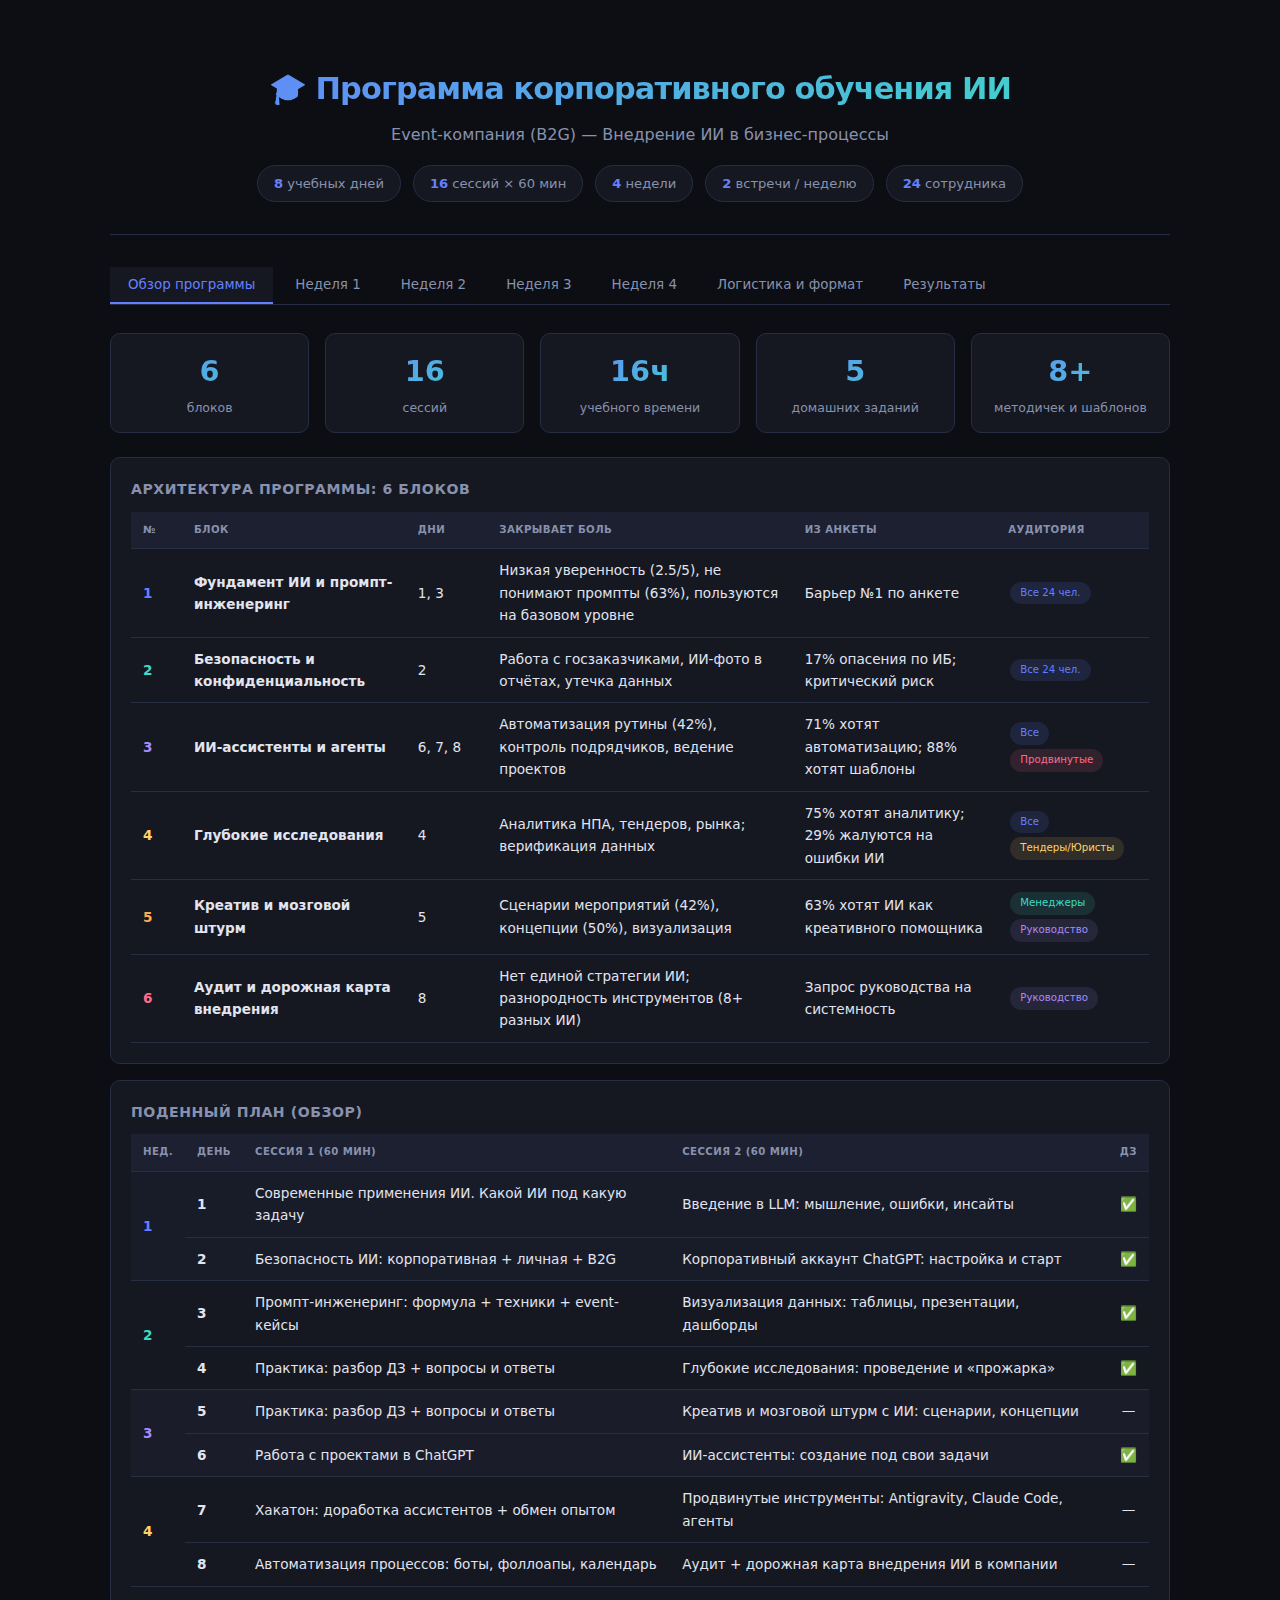
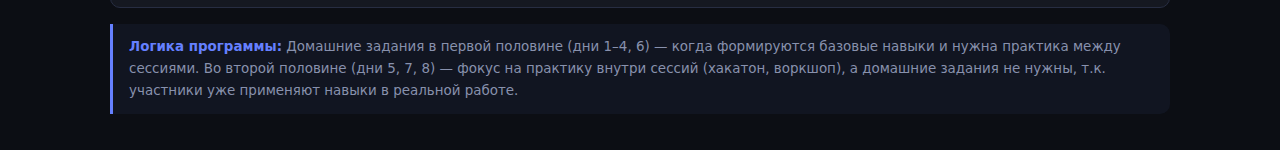
<file: program_event_b2g (1).html>
<!DOCTYPE html>
<html lang="ru">
<head>
<meta charset="UTF-8">
<meta name="viewport" content="width=device-width, initial-scale=1.0">
<title>Программа корпоративного обучения ИИ — Event-компания B2G</title>
<style>
:root {
  --bg:#0c0e14; --surface:#151821; --surface2:#1c2030; --border:#272d42;
  --text:#e2e4ef; --text2:#8891ad; --accent:#6580ff; --accent2:#3edbc6;
  --accent3:#ff6b8a; --accent4:#ffd166; --accent5:#a78bfa; --green:#3edbc6;
  --orange:#ffa94d; --red:#ff6b8a; --radius:10px;
}
*{margin:0;padding:0;box-sizing:border-box}
body{background:var(--bg);color:var(--text);font-family:'Segoe UI',system-ui,sans-serif;line-height:1.65}
.page{max-width:1100px;margin:0 auto;padding:24px 20px}

/* Header */
.hero{text-align:center;padding:40px 20px 32px;border-bottom:1px solid var(--border);margin-bottom:32px}
.hero h1{font-size:1.9em;font-weight:800;letter-spacing:-0.03em;background:linear-gradient(135deg,var(--accent),var(--accent2));-webkit-background-clip:text;-webkit-text-fill-color:transparent;background-clip:text;margin-bottom:8px}
.hero .sub{color:var(--text2);font-size:1em}
.hero .badges{display:flex;gap:12px;justify-content:center;flex-wrap:wrap;margin-top:16px}
.hero .badges span{background:var(--surface);padding:7px 16px;border-radius:20px;font-size:0.82em;color:var(--text2);border:1px solid var(--border)}
.hero .badges span b{color:var(--accent)}

/* Tabs */
.tabs{display:flex;gap:4px;overflow-x:auto;border-bottom:1px solid var(--border);margin-bottom:28px;flex-wrap:wrap}
.tab{padding:10px 18px;border:none;background:none;color:var(--text2);cursor:pointer;font-size:0.84em;border-bottom:2px solid transparent;transition:all .2s;white-space:nowrap;font-family:inherit}
.tab:hover{color:var(--text);background:var(--surface)}
.tab.active{color:var(--accent);border-bottom-color:var(--accent);background:var(--surface)}
.tc{display:none;animation:fadeIn .3s ease}.tc.active{display:block}
@keyframes fadeIn{from{opacity:0;transform:translateY(6px)}to{opacity:1;transform:translateY(0)}}

/* Cards */
.card{background:var(--surface);border:1px solid var(--border);border-radius:var(--radius);padding:20px;margin-bottom:16px}
.card h3{font-size:0.88em;color:var(--text2);margin-bottom:10px;font-weight:600;text-transform:uppercase;letter-spacing:.04em}

/* Day block */
.day-block{margin-bottom:32px}
.day-header{display:flex;align-items:center;gap:14px;margin-bottom:16px;padding-bottom:10px;border-bottom:2px solid var(--accent)}
.day-num{width:52px;height:52px;border-radius:12px;background:linear-gradient(135deg,var(--accent),var(--accent2));display:flex;align-items:center;justify-content:center;font-size:1.3em;font-weight:800;color:#0c0e14;flex-shrink:0}
.day-title{font-size:1.15em;font-weight:700;color:var(--text)}
.day-subtitle{font-size:0.85em;color:var(--text2);margin-top:2px}
.day-header.w2{border-bottom-color:var(--accent2)}.day-header.w2 .day-num{background:linear-gradient(135deg,var(--accent2),var(--accent4))}
.day-header.w3{border-bottom-color:var(--accent5)}.day-header.w3 .day-num{background:linear-gradient(135deg,var(--accent5),var(--accent3))}
.day-header.w4{border-bottom-color:var(--accent4)}.day-header.w4 .day-num{background:linear-gradient(135deg,var(--accent4),var(--orange))}

/* Session */
.session{background:var(--surface2);border:1px solid var(--border);border-radius:var(--radius);padding:18px 20px;margin-bottom:10px;position:relative}
.session-head{display:flex;justify-content:space-between;align-items:flex-start;gap:12px;margin-bottom:10px;flex-wrap:wrap}
.session-id{font-size:0.78em;font-weight:700;color:var(--accent);background:rgba(101,128,255,.12);padding:3px 10px;border-radius:8px}
.session-dur{font-size:0.78em;color:var(--text2);background:var(--surface);padding:3px 10px;border-radius:8px}
.session h4{font-size:1em;font-weight:700;margin-bottom:8px}
.session ul{padding-left:18px;font-size:0.88em;color:var(--text)}
.session ul li{margin-bottom:4px}

/* Materials */
.materials{background:rgba(62,219,198,.06);border:1px solid rgba(62,219,198,.15);border-radius:var(--radius);padding:14px 18px;margin-top:10px}
.materials h5{font-size:0.8em;color:var(--green);margin-bottom:6px;font-weight:600;text-transform:uppercase;letter-spacing:.04em}
.materials ul{padding-left:16px;font-size:0.84em;color:var(--text2)}
.materials ul li{margin-bottom:3px}

/* Homework */
.homework{background:rgba(255,209,102,.06);border:1px solid rgba(255,209,102,.15);border-radius:var(--radius);padding:14px 18px;margin-top:10px}
.homework h5{font-size:0.8em;color:var(--accent4);margin-bottom:6px;font-weight:600;text-transform:uppercase;letter-spacing:.04em}
.homework ul,.homework ol{padding-left:16px;font-size:0.84em;color:var(--text2)}
.homework ul li,.homework ol li{margin-bottom:3px}

/* Break */
.break-row{text-align:center;padding:6px;font-size:0.78em;color:var(--text2);opacity:0.6;margin-bottom:10px}

/* Rationale */
.rationale{background:rgba(101,128,255,.06);border-left:3px solid var(--accent);padding:12px 16px;border-radius:0 var(--radius) var(--radius) 0;margin:12px 0;font-size:0.84em;color:var(--text2)}
.rationale b{color:var(--accent)}

/* Table */
.table-wrap{overflow-x:auto}
table{width:100%;border-collapse:collapse;font-size:0.85em}
th{background:var(--surface2);color:var(--text2);font-weight:600;text-transform:uppercase;font-size:0.75em;letter-spacing:.04em}
th,td{padding:10px 12px;text-align:left;border-bottom:1px solid var(--border)}
td{color:var(--text)}

/* Tags */
.tag{display:inline-block;padding:3px 10px;border-radius:12px;font-size:0.75em;font-weight:500;margin:2px}
.tag-all{background:rgba(101,128,255,.12);color:var(--accent)}
.tag-mgr{background:rgba(62,219,198,.12);color:var(--green)}
.tag-lead{background:rgba(167,139,250,.12);color:var(--accent5)}
.tag-tender{background:rgba(255,209,102,.12);color:var(--accent4)}
.tag-adv{background:rgba(255,107,138,.12);color:var(--red)}

/* Grid */
.grid{display:grid;gap:16px}
.grid-2{grid-template-columns:repeat(auto-fit,minmax(280px,1fr))}
.grid-3{grid-template-columns:repeat(auto-fit,minmax(220px,1fr))}

/* Insight */
.insight{background:rgba(101,128,255,.07);border-left:3px solid var(--accent);padding:12px 16px;border-radius:0 var(--radius) var(--radius) 0;margin:16px 0;font-size:0.88em}
.insight.warn{background:rgba(255,107,138,.07);border-left-color:var(--red)}

/* Summary bar */
.summary-bar{display:flex;gap:16px;flex-wrap:wrap;margin-bottom:24px}
.summary-item{background:var(--surface);border:1px solid var(--border);border-radius:var(--radius);padding:14px 20px;flex:1;min-width:140px;text-align:center}
.summary-item .num{font-size:1.8em;font-weight:800;background:linear-gradient(135deg,var(--accent),var(--accent2));-webkit-background-clip:text;-webkit-text-fill-color:transparent;background-clip:text}
.summary-item .lbl{font-size:0.78em;color:var(--text2);margin-top:2px}

@media(max-width:768px){
  .hero h1{font-size:1.3em}
  .day-header{flex-wrap:wrap}
  .grid-2,.grid-3{grid-template-columns:1fr}
}
</style>
</head>
<body>
<div class="page">

<div class="hero">
  <h1>🎓 Программа корпоративного обучения ИИ</h1>
  <div class="sub">Event-компания (B2G) — Внедрение ИИ в бизнес-процессы</div>
  <div class="badges">
    <span><b>8</b> учебных дней</span>
    <span><b>16</b> сессий × 60 мин</span>
    <span><b>4</b> недели</span>
    <span><b>2</b> встречи / неделю</span>
    <span><b>24</b> сотрудника</span>
  </div>
</div>

<div class="tabs" id="tabs">
  <button class="tab active" data-tab="overview">Обзор программы</button>
  <button class="tab" data-tab="week1">Неделя 1</button>
  <button class="tab" data-tab="week2">Неделя 2</button>
  <button class="tab" data-tab="week3">Неделя 3</button>
  <button class="tab" data-tab="week4">Неделя 4</button>
  <button class="tab" data-tab="logistics">Логистика и формат</button>
  <button class="tab" data-tab="results">Результаты</button>
</div>

<!-- ============ OVERVIEW ============ -->
<div class="tc active" id="overview">

  <div class="summary-bar">
    <div class="summary-item"><div class="num">6</div><div class="lbl">блоков</div></div>
    <div class="summary-item"><div class="num">16</div><div class="lbl">сессий</div></div>
    <div class="summary-item"><div class="num">16ч</div><div class="lbl">учебного времени</div></div>
    <div class="summary-item"><div class="num">5</div><div class="lbl">домашних заданий</div></div>
    <div class="summary-item"><div class="num">8+</div><div class="lbl">методичек и шаблонов</div></div>
  </div>

  <div class="card">
    <h3>Архитектура программы: 6 блоков</h3>
    <div class="table-wrap">
    <table>
      <tr><th style="width:5%">№</th><th style="width:22%">Блок</th><th style="width:8%">Дни</th><th style="width:30%">Закрывает боль</th><th style="width:20%">Из анкеты</th><th style="width:15%">Аудитория</th></tr>
      <tr>
        <td><strong style="color:var(--accent)">1</strong></td>
        <td><strong>Фундамент ИИ и промпт-инженеринг</strong></td>
        <td>1, 3</td>
        <td>Низкая уверенность (2.5/5), не понимают промпты (63%), пользуются на базовом уровне</td>
        <td>Барьер №1 по анкете</td>
        <td><span class="tag tag-all">Все 24 чел.</span></td>
      </tr>
      <tr>
        <td><strong style="color:var(--accent2)">2</strong></td>
        <td><strong>Безопасность и конфиденциальность</strong></td>
        <td>2</td>
        <td>Работа с госзаказчиками, ИИ-фото в отчётах, утечка данных</td>
        <td>17% опасения по ИБ; критический риск</td>
        <td><span class="tag tag-all">Все 24 чел.</span></td>
      </tr>
      <tr>
        <td><strong style="color:var(--accent5)">3</strong></td>
        <td><strong>ИИ-ассистенты и агенты</strong></td>
        <td>6, 7, 8</td>
        <td>Автоматизация рутины (42%), контроль подрядчиков, ведение проектов</td>
        <td>71% хотят автоматизацию; 88% хотят шаблоны</td>
        <td><span class="tag tag-all">Все</span> <span class="tag tag-adv">Продвинутые</span></td>
      </tr>
      <tr>
        <td><strong style="color:var(--accent4)">4</strong></td>
        <td><strong>Глубокие исследования</strong></td>
        <td>4</td>
        <td>Аналитика НПА, тендеров, рынка; верификация данных</td>
        <td>75% хотят аналитику; 29% жалуются на ошибки ИИ</td>
        <td><span class="tag tag-all">Все</span> <span class="tag tag-tender">Тендеры/Юристы</span></td>
      </tr>
      <tr>
        <td><strong style="color:var(--orange)">5</strong></td>
        <td><strong>Креатив и мозговой штурм</strong></td>
        <td>5</td>
        <td>Сценарии мероприятий (42%), концепции (50%), визуализация</td>
        <td>63% хотят ИИ как креативного помощника</td>
        <td><span class="tag tag-mgr">Менеджеры</span> <span class="tag tag-lead">Руководство</span></td>
      </tr>
      <tr>
        <td><strong style="color:var(--red)">6</strong></td>
        <td><strong>Аудит и дорожная карта внедрения</strong></td>
        <td>8</td>
        <td>Нет единой стратегии ИИ; разнородность инструментов (8+ разных ИИ)</td>
        <td>Запрос руководства на системность</td>
        <td><span class="tag tag-lead">Руководство</span></td>
      </tr>
    </table>
    </div>
  </div>

  <div class="card">
    <h3>Поденный план (обзор)</h3>
    <div class="table-wrap">
    <table>
      <tr><th>Нед.</th><th>День</th><th>Сессия 1 (60 мин)</th><th>Сессия 2 (60 мин)</th><th>ДЗ</th></tr>
      <tr style="background:rgba(101,128,255,.04)">
        <td rowspan="2" style="font-weight:700;color:var(--accent)">1</td>
        <td><strong>1</strong></td>
        <td>Современные применения ИИ. Какой ИИ под какую задачу</td>
        <td>Введение в LLM: мышление, ошибки, инсайты</td>
        <td style="text-align:center">✅</td>
      </tr>
      <tr style="background:rgba(101,128,255,.04)">
        <td><strong>2</strong></td>
        <td>Безопасность ИИ: корпоративная + личная + B2G</td>
        <td>Корпоративный аккаунт ChatGPT: настройка и старт</td>
        <td style="text-align:center">✅</td>
      </tr>
      <tr>
        <td rowspan="2" style="font-weight:700;color:var(--accent2)">2</td>
        <td><strong>3</strong></td>
        <td>Промпт-инженеринг: формула + техники + event-кейсы</td>
        <td>Визуализация данных: таблицы, презентации, дашборды</td>
        <td style="text-align:center">✅</td>
      </tr>
      <tr>
        <td><strong>4</strong></td>
        <td>Практика: разбор ДЗ + вопросы и ответы</td>
        <td>Глубокие исследования: проведение и «прожарка»</td>
        <td style="text-align:center">✅</td>
      </tr>
      <tr style="background:rgba(167,139,250,.04)">
        <td rowspan="2" style="font-weight:700;color:var(--accent5)">3</td>
        <td><strong>5</strong></td>
        <td>Практика: разбор ДЗ + вопросы и ответы</td>
        <td>Креатив и мозговой штурм с ИИ: сценарии, концепции</td>
        <td style="text-align:center">—</td>
      </tr>
      <tr style="background:rgba(167,139,250,.04)">
        <td><strong>6</strong></td>
        <td>Работа с проектами в ChatGPT</td>
        <td>ИИ-ассистенты: создание под свои задачи</td>
        <td style="text-align:center">✅</td>
      </tr>
      <tr>
        <td rowspan="2" style="font-weight:700;color:var(--accent4)">4</td>
        <td><strong>7</strong></td>
        <td>Хакатон: доработка ассистентов + обмен опытом</td>
        <td>Продвинутые инструменты: Antigravity, Claude Code, агенты</td>
        <td style="text-align:center">—</td>
      </tr>
      <tr>
        <td><strong>8</strong></td>
        <td>Автоматизация процессов: боты, фоллоапы, календарь</td>
        <td>Аудит + дорожная карта внедрения ИИ в компании</td>
        <td style="text-align:center">—</td>
      </tr>
    </table>
    </div>
  </div>

  <div class="rationale">
    <b>Логика программы:</b> Домашние задания в первой половине (дни 1–4, 6) — когда формируются базовые навыки и нужна практика между сессиями. Во второй половине (дни 5, 7, 8) — фокус на практику внутри сессий (хакатон, воркшоп), а домашние задания не нужны, т.к. участники уже применяют навыки в реальной работе.
  </div>
</div>

<!-- ============ WEEK 1 ============ -->
<div class="tc" id="week1">
  <div style="font-size:0.85em;color:var(--text2);margin-bottom:20px">Фокус недели: <strong style="color:var(--accent)">Фундамент — ИИ-ландшафт, безопасность, корп. аккаунт</strong></div>

  <!-- DAY 1 -->
  <div class="day-block">
    <div class="day-header">
      <div class="day-num">1</div>
      <div>
        <div class="day-title">ИИ-ландшафт и введение в LLM</div>
        <div class="day-subtitle">Блок 1: Фундамент ИИ — Какой инструмент под какую задачу</div>
      </div>
    </div>

    <div class="session">
      <div class="session-head">
        <span class="session-id">1.1</span>
        <span class="session-dur">⏱ 60 минут</span>
      </div>
      <h4>Современные применения ИИ: какой инструмент под какую задачу</h4>
      <ul>
        <li>Презентация программы и методологии обучения</li>
        <li>Современные применения ИИ в работе и жизни — с фокусом на event-индустрию и B2G</li>
        <li><strong>Карта инструментов:</strong> ChatGPT — для каких задач, Gemini — для каких, DeepSeek — для каких, GigaChat — для каких, специализированные (NanoBanana, Кандинский, Stable Diffusion) — для визуала</li>
        <li>Демонстрация: одна и та же задача (написать сценарий мероприятия) в 3 разных ИИ — сравнение результатов</li>
      </ul>
      <div class="materials">
        <h5>📚 Учебные материалы</h5>
        <ul>
          <li>Программа обучения</li>
          <li>Информационная презентация «Современные применения ИИ в работе и жизни»</li>
          <li>Карта инструментов: «Какой ИИ под какую задачу» (PDF / шаблон)</li>
          <li>Скринкаст «Как настроить VPN от Amnezia на своём сервере»</li>
        </ul>
      </div>
    </div>

    <div class="break-row">☕ Перерыв — 5 минут</div>

    <div class="session">
      <div class="session-head">
        <span class="session-id">1.2</span>
        <span class="session-dur">⏱ 60 минут</span>
      </div>
      <h4>Введение в работу LLM: мышление, ошибки и инсайты</h4>
      <ul>
        <li>Что такое ИИ и большие языковые модели — простым языком</li>
        <li>Разница между генеративными и дискриминантными моделями — когда какая нужна</li>
        <li>Типичные ошибки ИИ: галлюцинации, путаница дат, недостоверные данные</li>
        <li>«Прожарка» результатов выдачи — как отличить качественный ответ от мусора</li>
        <li>Практика: участники проверяют ответ ИИ на реальном примере из своей работы</li>
      </ul>
      <div class="materials">
        <h5>📚 Учебные материалы</h5>
        <ul>
          <li>Учебная презентация «LLM: введение в работу нейросетей, ошибки и инсайты использования»</li>
        </ul>
      </div>
    </div>

    <div class="homework">
      <h5>📝 Домашнее задание (Подготовка ко всему обучению)</h5>
      <ol>
        <li>Настроить VPN (если из РФ) и сменить регион в Apple Store / Google Play для скачивания мобильного приложения ChatGPT</li>
        <li>Пройти регистрацию на платформе chatgpt.com</li>
        <li>Попробовать 3 разных ИИ (ChatGPT, DeepSeek, Gemini) на одной рабочей задаче — сравнить результаты (5–10 мин)</li>
      </ol>
    </div>

    <div class="rationale">
      <b>Почему так:</b> По анкете 8+ разных инструментов используются хаотично. 46% используют DeepSeek, 50% — ChatGPT, 17% — Gemini. Карта инструментов снимет проблему «не знаю, какой ИИ для чего». Тема ошибок ИИ — прямой ответ на 29% жалоб о недостоверности.
    </div>
  </div>

  <!-- DAY 2 -->
  <div class="day-block">
    <div class="day-header">
      <div class="day-num">2</div>
      <div>
        <div class="day-title">Безопасность и корпоративный аккаунт</div>
        <div class="day-subtitle">Блок 2: Конфиденциальность при работе с госзаказчиками</div>
      </div>
    </div>

    <div class="session">
      <div class="session-head">
        <span class="session-id">2.1</span>
        <span class="session-dur">⏱ 60 минут</span>
      </div>
      <h4>Безопасность при работе с ИИ: корпоративная, личная и B2G</h4>
      <ul>
        <li>Корпоративная безопасность: что можно / нельзя загружать в ИИ</li>
        <li>Личная безопасность: защита данных, 2FA</li>
        <li><strong>Специальный блок B2G:</strong> границы использования ИИ при работе с госзаказчиками</li>
        <li>Политика использования ИИ-генерированных изображений в отчётах — правовые риски</li>
        <li>Разбор реального кейса: «Заказчик может понять, что фотографии поддельные» (из анкеты)</li>
      </ul>
      <div class="materials">
        <h5>📚 Учебные материалы</h5>
        <ul>
          <li>Учебная презентация «Информационная безопасность при работе с нейросетями»</li>
          <li>Памятка «Что можно / нельзя загружать в ИИ при работе с госзаказчиками» (PDF)</li>
          <li>Шаблон корпоративной политики использования ИИ</li>
        </ul>
      </div>
    </div>

    <div class="break-row">☕ Перерыв — 5 минут</div>

    <div class="session">
      <div class="session-head">
        <span class="session-id">2.2</span>
        <span class="session-dur">⏱ 60 минут</span>
      </div>
      <h4>Начало работы в корпоративном аккаунте ChatGPT</h4>
      <ul>
        <li>Основные функции в корпоративном рабочем пространстве</li>
        <li>Базовые настройки: профиль, память, персонализация</li>
        <li>Работа с диалоговым окном — первые шаги</li>
        <li>Практика: каждый участник настраивает аккаунт под свои задачи</li>
      </ul>
      <div class="materials">
        <h5>📚 Учебные материалы</h5>
        <ul>
          <li>Скринкаст «Как настроить корпоративный аккаунт в ChatGPT»</li>
        </ul>
      </div>
    </div>

    <div class="homework">
      <h5>📝 Домашнее задание</h5>
      <ol>
        <li>Настроить двухфакторную аутентификацию (2FA) во всех рабочих аккаунтах: GMAIL, рабочая почта, ChatGPT, Gemini</li>
        <li>Для 2FA использовать Google Authenticator (iOS / Android)</li>
        <li>Подготовить корпоративное пространство в ChatGPT по скринкасту</li>
      </ol>
    </div>

    <div class="rationale">
      <b>Почему так:</b> Критический риск из анкеты: сотрудники уже генерируют фото для отчётов госзаказчикам. Блок ИБ идёт ВТОРЫМ днём (до промптинга), чтобы установить правила ДО активного использования. 17% указали опасения по конфиденциальности — снимаем чёткими регламентами.
    </div>
  </div>
</div>

<!-- ============ WEEK 2 ============ -->
<div class="tc" id="week2">
  <div style="font-size:0.85em;color:var(--text2);margin-bottom:20px">Фокус недели: <strong style="color:var(--accent2)">Ключевые навыки — промптинг, визуализация, исследования</strong></div>

  <!-- DAY 3 -->
  <div class="day-block">
    <div class="day-header w2">
      <div class="day-num">3</div>
      <div>
        <div class="day-title">Промпт-инженеринг и визуализация</div>
        <div class="day-subtitle">Блок 1 (продолжение): Ключевой навык — от запроса к результату</div>
      </div>
    </div>

    <div class="session">
      <div class="session-head">
        <span class="session-id">3.1</span>
        <span class="session-dur">⏱ 60 минут</span>
      </div>
      <h4>Промпт-инженеринг: от формулы до event-кейсов</h4>
      <ul>
        <li>Верхнеуровневый промптинг: общая настройка ответов ИИ</li>
        <li><strong>Основная формула успешного промпта:</strong> Роль + Контекст + Задача + Формат + Ограничения</li>
        <li>Техники продвинутого промптинга (цепочка рассуждений, few-shot, мета-промптинг)</li>
        <li>Как избежать галлюцинаций при общении с ИИ</li>
        <li><strong>Практика на 5 задачах event-компании:</strong> ТЗ, КП, сценарий, отчёт для госзаказчика, смета</li>
      </ul>
      <div class="materials">
        <h5>📚 Учебные материалы</h5>
        <ul>
          <li>Методичка «Промпт-инженеринг»</li>
          <li>Методичка «Техники промптинга»</li>
          <li>Методичка «Промпты для работы с изображениями»</li>
          <li>Шаблон-банк промптов для event-индустрии: 20+ готовых промптов под ТЗ, КП, сценарии, сметы, отчёты, письма</li>
        </ul>
      </div>
    </div>

    <div class="break-row">☕ Перерыв — 5 минут</div>

    <div class="session">
      <div class="session-head">
        <span class="session-id">3.2</span>
        <span class="session-dur">⏱ 60 минут</span>
      </div>
      <h4>Визуализация данных с помощью ИИ</h4>
      <ul>
        <li>Работа над визуализацией данных: таблицы, презентации, дашборды, графики</li>
        <li>Режим Canvas в ChatGPT — интерактивное создание документов</li>
        <li>Создание HTML-презентаций, лендингов, форм</li>
        <li><strong>Практика:</strong> каждый участник создаёт визуализацию на основе реальной рабочей задачи</li>
      </ul>
    </div>

    <div class="homework">
      <h5>📝 Домашнее задание</h5>
      <ol>
        <li>Провести самоанализ своей экспертизы, личности и рабочих задач/проектов с помощью ИИ</li>
        <li>Создать HTML-презентацию в режиме Canvas о своих целях, задачах, проектах и развитии, используя SMART и декомпозицию</li>
      </ol>
    </div>

    <div class="rationale">
      <b>Почему так:</b> Промпт-инженеринг — приоритет №1 по анкете: 42% не могут получить нужный результат + 21% не понимают промпты = 63%. Банк промптов под event-задачи — прямой ответ на запрос 88% «хотим шаблоны». Визуализация — 50% хотят ИИ для презентаций.
    </div>
  </div>

  <!-- DAY 4 -->
  <div class="day-block">
    <div class="day-header w2">
      <div class="day-num">4</div>
      <div>
        <div class="day-title">Практика + Глубокие исследования</div>
        <div class="day-subtitle">Блок 4: Аналитика, верификация, Deep Research</div>
      </div>
    </div>

    <div class="session">
      <div class="session-head">
        <span class="session-id">4.1</span>
        <span class="session-dur">⏱ 60 минут</span>
      </div>
      <h4>Практика: обсуждение домашнего задания</h4>
      <ul>
        <li>Разбор HTML-презентаций участников — лучшие примеры</li>
        <li>Типичные ошибки промптинга: разбор и исправление</li>
        <li>Вопросы и ответы</li>
      </ul>
    </div>

    <div class="break-row">☕ Перерыв — 5 минут</div>

    <div class="session">
      <div class="session-head">
        <span class="session-id">4.2</span>
        <span class="session-dur">⏱ 60 минут</span>
      </div>
      <h4>Глубокие исследования с ИИ</h4>
      <ul>
        <li>Проведение глубокого исследования (Deep Research) — пошаговая методология</li>
        <li>«Прожарка» результатов глубокого исследования — как верифицировать</li>
        <li>Использование результатов: преобразование в рабочий формат</li>
        <li><strong>Кейсы для event-компании:</strong> анализ НПА (44-ФЗ), аналитика рынка подрядчиков, исследование конкурентных тендеров</li>
      </ul>
      <div class="materials">
        <h5>📚 Учебные материалы</h5>
        <ul>
          <li>Методичка «Техника проведения глубоких исследований»</li>
        </ul>
      </div>
    </div>

    <div class="homework">
      <h5>📝 Домашнее задание</h5>
      <ol>
        <li>Провести глубокое исследование по теме своей работы</li>
        <li>«Прожарить» результаты — проверить достоверность</li>
        <li>Обработать результаты в удобный и применимый формат (отчёт, таблица, презентация)</li>
      </ol>
    </div>

    <div class="rationale">
      <b>Почему так:</b> 75% хотят ИИ для аналитики/исследований. Юристы и тендерные специалисты (25% команды) напрямую запросили «подборку НПА, судебных решений». 29% жалуются на ошибки ИИ — блок верификации критичен.
    </div>
  </div>
</div>

<!-- ============ WEEK 3 ============ -->
<div class="tc" id="week3">
  <div style="font-size:0.85em;color:var(--text2);margin-bottom:20px">Фокус недели: <strong style="color:var(--accent5)">Применение — креатив, проекты, ассистенты</strong></div>

  <!-- DAY 5 -->
  <div class="day-block">
    <div class="day-header w3">
      <div class="day-num">5</div>
      <div>
        <div class="day-title">Практика + Креатив и мозговой штурм</div>
        <div class="day-subtitle">Блок 5: Сценарии, концепции, визуализация мероприятий</div>
      </div>
    </div>

    <div class="session">
      <div class="session-head">
        <span class="session-id">5.1</span>
        <span class="session-dur">⏱ 60 минут</span>
      </div>
      <h4>Практика: обсуждение домашнего задания</h4>
      <ul>
        <li>Разбор глубоких исследований участников — лучшие примеры</li>
        <li>Обсуждение находок: что сработало, что нет</li>
        <li>Вопросы и ответы</li>
      </ul>
    </div>

    <div class="break-row">☕ Перерыв — 5 минут</div>

    <div class="session">
      <div class="session-head">
        <span class="session-id">5.2</span>
        <span class="session-dur">⏱ 60 минут</span>
      </div>
      <h4>Креатив и мозговой штурм с ИИ</h4>
      <ul>
        <li><strong>Инструменты для штурма:</strong> Custom GPTs для брейнсторма, Gemini Brainstormer</li>
        <li>Генерация сценариев мероприятий: от идеи до детального плана</li>
        <li>Создание концепций и визуализаций площадок (3D-стенды, экспозиции, фотозоны)</li>
        <li>Промпты для работы с изображениями: NanoBanana, Кандинский, генерация в ChatGPT</li>
        <li><strong>Воркшоп:</strong> командный мозговой штурм — разработка концепции мероприятия за 30 минут с ИИ</li>
      </ul>
    </div>

    <div class="rationale">
      <b>Без ДЗ.</b> День 5 сфокусирован на практике внутри сессии: командный штурм даёт немедленный опыт. По анкете 42% хотят ИИ для сценариев, 50% — для презентаций и концепций. 25–30% сотрудников напрямую занимаются креативом.
    </div>
  </div>

  <!-- DAY 6 -->
  <div class="day-block">
    <div class="day-header w3">
      <div class="day-num">6</div>
      <div>
        <div class="day-title">Проекты и ИИ-ассистенты</div>
        <div class="day-subtitle">Блок 3: Системная работа — от чатов к ассистентам</div>
      </div>
    </div>

    <div class="session">
      <div class="session-head">
        <span class="session-id">6.1</span>
        <span class="session-dur">⏱ 60 минут</span>
      </div>
      <h4>Работа с проектами в ChatGPT</h4>
      <ul>
        <li>Внедрение проектной работы: отдельный контекст, база данных, изолированная память, системные настройки</li>
        <li>Кратное повышение эффективности: один проект = одна задача/клиент</li>
        <li><strong>Пример из практики:</strong> «Википедия компании» — база знаний для новых сотрудников (кейс из анкеты)</li>
        <li>Практика: каждый создаёт свой первый проект</li>
      </ul>
    </div>

    <div class="break-row">☕ Перерыв — 5 минут</div>

    <div class="session">
      <div class="session-head">
        <span class="session-id">6.2</span>
        <span class="session-dur">⏱ 60 минут</span>
      </div>
      <h4>ИИ-ассистенты: создание под свои задачи</h4>
      <ul>
        <li>Создание Custom GPTs (ИИ-ассистентов): инструкции, база данных, подключение функций</li>
        <li><strong>Примеры ассистентов для event-компании:</strong> анализатор ТЗ, генератор КП, помощник по сметам, ассистент для отчётности</li>
        <li>Каждый участник начинает создание ассистента под свои задачи</li>
      </ul>
    </div>

    <div class="homework">
      <h5>📝 Домашнее задание</h5>
      <ol>
        <li>Доработать своего ИИ-ассистента: настроить инструкции, загрузить базу знаний</li>
        <li>Протестировать ассистента на 3 реальных рабочих задачах</li>
        <li>Подготовить 1-минутную демо для хакатона (День 7)</li>
      </ol>
    </div>

    <div class="rationale">
      <b>Почему так:</b> 71% очень заинтересованы в автоматизации без кода. По анкете один сотрудник уже создавал «Википедию компании» (потом удалил) — показываем, как сделать правильно. Custom GPTs — конкретный, измеримый результат обучения.
    </div>
  </div>
</div>

<!-- ============ WEEK 4 ============ -->
<div class="tc" id="week4">
  <div style="font-size:0.85em;color:var(--text2);margin-bottom:20px">Фокус недели: <strong style="color:var(--accent4)">Масштабирование — хакатон, продвинутые инструменты, стратегия</strong></div>

  <!-- DAY 7 -->
  <div class="day-block">
    <div class="day-header w4">
      <div class="day-num">7</div>
      <div>
        <div class="day-title">Хакатон + Продвинутые инструменты</div>
        <div class="day-subtitle">Блок 3 (продолжение): От ассистентов к агентам и автоматизации</div>
      </div>
    </div>

    <div class="session">
      <div class="session-head">
        <span class="session-id">7.1</span>
        <span class="session-dur">⏱ 60 минут</span>
      </div>
      <h4>Хакатон: презентация и доработка ассистентов</h4>
      <ul>
        <li>Демо ассистентов каждого участника (1 мин на человека)</li>
        <li>Обмен лучшими практиками и промптами</li>
        <li>Коллективная доработка: улучшаем ассистентов друг друга</li>
        <li>Формирование библиотеки ассистентов компании</li>
      </ul>
    </div>

    <div class="break-row">☕ Перерыв — 5 минут</div>

    <div class="session">
      <div class="session-head">
        <span class="session-id">7.2</span>
        <span class="session-dur">⏱ 60 минут</span>
      </div>
      <h4>Продвинутые инструменты: Antigravity, Claude Code, агенты</h4>
      <ul>
        <li>Выход за стандартные интерфейсы: работа с большими данными, длинными таблицами, громоздкими документами</li>
        <li>Antigravity — обработка нестандартных файлов и форматов</li>
        <li><strong>Обзор возможностей Claude Code:</strong> агент на отдельном сервере, автоматизация задач 24/7</li>
        <li>Демо: создание бота для фоллоапов, транскрибации звонков, расстановки задач по календарю</li>
      </ul>
    </div>

    <div class="rationale">
      <b>Без ДЗ.</b> Хакатон — это уже практика. Продвинутые инструменты — обзорная сессия для расширения горизонта. Сотрудники выберут, что внедрять дальше, на основе собственных потребностей.
    </div>
  </div>

  <!-- DAY 8 -->
  <div class="day-block">
    <div class="day-header w4">
      <div class="day-num">8</div>
      <div>
        <div class="day-title">Автоматизация + Аудит и дорожная карта</div>
        <div class="day-subtitle">Блоки 3 + 6: Масштабирование ИИ на уровне компании</div>
      </div>
    </div>

    <div class="session">
      <div class="session-head">
        <span class="session-id">8.1</span>
        <span class="session-dur">⏱ 60 минут</span>
      </div>
      <h4>Автоматизация бизнес-процессов с ИИ</h4>
      <ul>
        <li>Практическая автоматизация: от простых ботов до комплексных агентов</li>
        <li>Транскрибация встреч и ВКС → итоги + задачи в календарь</li>
        <li>Автоматизация отчётности для госзаказчиков</li>
        <li>Интеграция с Битрикс24 (по запросу бизнес-ассистента из анкеты)</li>
        <li>Каждый участник составляет план автоматизации для своих 3 рутинных задач</li>
      </ul>
    </div>

    <div class="break-row">☕ Перерыв — 5 минут</div>

    <div class="session">
      <div class="session-head">
        <span class="session-id">8.2</span>
        <span class="session-dur">⏱ 60 минут</span>
      </div>
      <h4>Аудит компании + дорожная карта внедрения ИИ</h4>
      <ul>
        <li>Результаты аудита: что получилось за месяц, какие процессы уже автоматизированы</li>
        <li><strong>Диалог с руководством:</strong> индивидуальные рекомендации по каждому отделу</li>
        <li>Дорожная карта внедрения ИИ на 6–12 месяцев: приоритеты, инструменты, бюджет</li>
        <li>План по «ИИ-визации» компании: какие решения внедрить дальше</li>
        <li>Финальный блок вопросов. Обратная связь. Сертификаты</li>
      </ul>
    </div>

    <div class="rationale">
      <b>Почему так:</b> Блок 6 (аудит + roadmap) — стратегическая сессия для руководства. По анкете: нет единого стандарта ИИ, 8+ инструментов, разнородность подходов. Эта сессия задаёт вектор на следующий год. Возможность перехода в долгосрочное сотрудничество.
    </div>
  </div>
</div>

<!-- ============ LOGISTICS ============ -->
<div class="tc" id="logistics">
  <div class="card">
    <h3>Формат и логистика обучения</h3>
    <div class="table-wrap">
    <table>
      <tr><th style="width:30%">Параметр</th><th style="width:40%">Решение</th><th style="width:30%">Основание (анкета)</th></tr>
      <tr><td><strong>Длительность</strong></td><td>4 недели, 2 встречи в неделю</td><td>1 час/день медиана готовности</td></tr>
      <tr><td><strong>Формат сессий</strong></td><td>Онлайн (живые вебинары) + записи</td><td>79% готовы онлайн; прямой запрос на записи</td></tr>
      <tr><td><strong>Офлайн-блок</strong></td><td>День 8 (аудит + roadmap) — офлайн для руководства</td><td>13% (все руководители) хотят только офлайн</td></tr>
      <tr><td><strong>Дни</strong></td><td>Будни (Вт + Чт рекомендуется)</td><td>92% выбрали будни; Вт и Ср — самые популярные</td></tr>
      <tr><td><strong>Время</strong></td><td>Утро: 10:00–12:05</td><td>33% утро; записи закрывают остальных</td></tr>
      <tr><td><strong>Длительность сессии</strong></td><td>60 мин + 5 мин перерыв + 60 мин</td><td>Медиана готовности — 1 час; 2 блока по 60</td></tr>
      <tr><td><strong>Записи</strong></td><td>Доступ полгода ко всем видеозаписям</td><td>Прямой запрос: «длительный доступ»</td></tr>
      <tr><td><strong>Соотношение</strong></td><td>70% практика / 30% теория</td><td>Топ-запрос: «максимум пользы, минимум воды, практика»</td></tr>
      <tr><td><strong>Домашние задания</strong></td><td>5 из 8 дней (дни 1–4 и 6)</td><td>Базовые навыки → нужна практика между встречами</td></tr>
      <tr><td><strong>Инструменты</strong></td><td>ChatGPT (корпоративный аккаунт), Gemini, DeepSeek, Antigravity</td><td>Уже используют; корп. доступ снимает барьер VPN/оплаты</td></tr>
    </table>
    </div>
  </div>

  <div class="grid grid-2">
    <div class="card">
      <h3>Учебные материалы (полный список)</h3>
      <ol style="font-size:0.85em;padding-left:18px">
        <li>Программа обучения</li>
        <li>Презентация «Современные применения ИИ»</li>
        <li>Карта инструментов: «Какой ИИ под какую задачу»</li>
        <li>Скринкаст «Настройка VPN»</li>
        <li>Презентация «LLM: введение, ошибки, инсайты»</li>
        <li>Презентация «Информационная безопасность»</li>
        <li>Памятка «Что можно/нельзя в ИИ при B2G»</li>
        <li>Шаблон корпоративной политики ИИ</li>
        <li>Скринкаст «Корпоративный аккаунт ChatGPT»</li>
        <li>Методичка «Промпт-инженеринг»</li>
        <li>Методичка «Техники промптинга»</li>
        <li>Методичка «Промпты для изображений»</li>
        <li>Банк промптов для event-индустрии (20+ шт.)</li>
        <li>Методичка «Глубокие исследования»</li>
      </ol>
    </div>
    <div class="card">
      <h3>Требования к участникам</h3>
      <ul style="font-size:0.85em;padding-left:18px">
        <li>Ноутбук или ПК с доступом в интернет</li>
        <li>Смартфон для 2FA и мобильного приложения ChatGPT</li>
        <li>Настроенный VPN (инструкция предоставляется)</li>
        <li>Аккаунт Google (для Gemini)</li>
        <li>Готовность уделять 60–90 мин на ДЗ (5 раз за курс)</li>
      </ul>
      <h3 style="margin-top:16px">Требования к руководству</h3>
      <ul style="font-size:0.85em;padding-left:18px">
        <li>Обеспечить корпоративный доступ к ChatGPT (Team/Enterprise)</li>
        <li>Выделить время сотрудников: 2 × 2 часа в неделю</li>
        <li>Участвовать в Дне 8 (аудит + дорожная карта)</li>
        <li>Утвердить политику использования ИИ до Дня 2</li>
      </ul>
    </div>
  </div>
</div>

<!-- ============ RESULTS ============ -->
<div class="tc" id="results">
  <div class="card">
    <h3>Ожидаемые результаты программы</h3>
    <div class="table-wrap">
    <table>
      <tr><th>Метрика</th><th>До обучения (из анкеты)</th><th>Целевой результат (День 30)</th></tr>
      <tr><td>Уверенность при работе с ИИ</td><td style="color:var(--orange)">2.5 / 5</td><td style="color:var(--green)">≥ 3.8 / 5</td></tr>
      <tr><td>Ежедневное использование ИИ</td><td>13%</td><td style="color:var(--green)">≥ 50%</td></tr>
      <tr><td>Не используют ИИ совсем</td><td>17%</td><td style="color:var(--green)">0%</td></tr>
      <tr><td>«Не понимают промпты»</td><td>21%</td><td style="color:var(--green)">≤ 5%</td></tr>
      <tr><td>Созданные ИИ-ассистенты</td><td>0</td><td style="color:var(--green)">≥ 10 (на компанию)</td></tr>
      <tr><td>Библиотека промптов</td><td>Нет</td><td style="color:var(--green)">20+ готовых промптов</td></tr>
    </table>
    </div>
  </div>

  <div class="card">
    <h3>Что получает каждый сотрудник по итогам</h3>
    <div class="grid grid-3" style="margin-top:8px">
      <div style="padding:12px;background:var(--surface2);border-radius:8px">
        <div style="font-size:1.2em;margin-bottom:4px">🧠</div>
        <div style="font-size:0.88em;font-weight:600">Навыки промптинга</div>
        <div style="font-size:0.82em;color:var(--text2)">Формула, техники, 20+ шаблонов под event-задачи</div>
      </div>
      <div style="padding:12px;background:var(--surface2);border-radius:8px">
        <div style="font-size:1.2em;margin-bottom:4px">🤖</div>
        <div style="font-size:0.88em;font-weight:600">Личный ИИ-ассистент</div>
        <div style="font-size:0.82em;color:var(--text2)">Custom GPT, настроенный под конкретные задачи</div>
      </div>
      <div style="padding:12px;background:var(--surface2);border-radius:8px">
        <div style="font-size:1.2em;margin-bottom:4px">🔍</div>
        <div style="font-size:0.88em;font-weight:600">Deep Research навыки</div>
        <div style="font-size:0.82em;color:var(--text2)">Методология исследований + верификация</div>
      </div>
      <div style="padding:12px;background:var(--surface2);border-radius:8px">
        <div style="font-size:1.2em;margin-bottom:4px">🔒</div>
        <div style="font-size:0.88em;font-weight:600">ИБ-грамотность</div>
        <div style="font-size:0.82em;color:var(--text2)">Правила для B2G, 2FA, политика ИИ</div>
      </div>
      <div style="padding:12px;background:var(--surface2);border-radius:8px">
        <div style="font-size:1.2em;margin-bottom:4px">📚</div>
        <div style="font-size:0.88em;font-weight:600">Библиотека материалов</div>
        <div style="font-size:0.82em;color:var(--text2)">14+ методичек, скринкастов, шаблонов с бессрочным доступом</div>
      </div>
      <div style="padding:12px;background:var(--surface2);border-radius:8px">
        <div style="font-size:1.2em;margin-bottom:4px">🗺️</div>
        <div style="font-size:0.88em;font-weight:600">План автоматизации</div>
        <div style="font-size:0.82em;color:var(--text2)">Личный план на 3 рутинных задачи</div>
      </div>
    </div>
  </div>

  <div class="card">
    <h3>Что получает компания по итогам</h3>
    <div class="grid grid-2" style="margin-top:8px">
      <div style="padding:14px;background:var(--surface2);border-radius:8px">
        <div style="font-size:0.88em;font-weight:600;color:var(--accent);margin-bottom:6px">📋 Корпоративная политика ИИ</div>
        <div style="font-size:0.82em;color:var(--text2)">Утверждённый документ: правила использования ИИ в B2G-проектах, границы допустимого, процедуры</div>
      </div>
      <div style="padding:14px;background:var(--surface2);border-radius:8px">
        <div style="font-size:0.88em;font-weight:600;color:var(--accent2);margin-bottom:6px">🤖 Библиотека ИИ-ассистентов</div>
        <div style="font-size:0.82em;color:var(--text2)">10+ Custom GPTs: анализатор ТЗ, генератор КП, помощник по сметам, бот для отчётности и др.</div>
      </div>
      <div style="padding:14px;background:var(--surface2);border-radius:8px">
        <div style="font-size:0.88em;font-weight:600;color:var(--accent5);margin-bottom:6px">🗺️ Дорожная карта на 6–12 мес.</div>
        <div style="font-size:0.82em;color:var(--text2)">Стратегия внедрения ИИ по отделам, приоритеты, бюджет, следующие шаги</div>
      </div>
      <div style="padding:14px;background:var(--surface2);border-radius:8px">
        <div style="font-size:0.88em;font-weight:600;color:var(--accent4);margin-bottom:6px">⚡ Измеримый эффект</div>
        <div style="font-size:0.82em;color:var(--text2)">-30–50% времени на подготовку ТЗ, КП, отчётов. -20–30% итераций с подрядчиками по креативу</div>
      </div>
    </div>
  </div>

  <div class="insight">
    <strong>Возможность масштабирования:</strong> День 8 (аудит + roadmap) — естественная точка перехода в долгосрочное сотрудничество: внедрение агентов, автоматизация под конкретные процессы, индивидуальные консультации для руководителей, обучение новых сотрудников.
  </div>
</div>

</div><!-- /.page -->

<script>
document.querySelectorAll('.tab').forEach(tab => {
  tab.addEventListener('click', () => {
    document.querySelectorAll('.tab').forEach(t => t.classList.remove('active'));
    document.querySelectorAll('.tc').forEach(c => c.classList.remove('active'));
    tab.classList.add('active');
    document.getElementById(tab.dataset.tab).classList.add('active');
    window.scrollTo({top:0,behavior:'smooth'});
  });
});
</script>
</body>
</html>
</file>
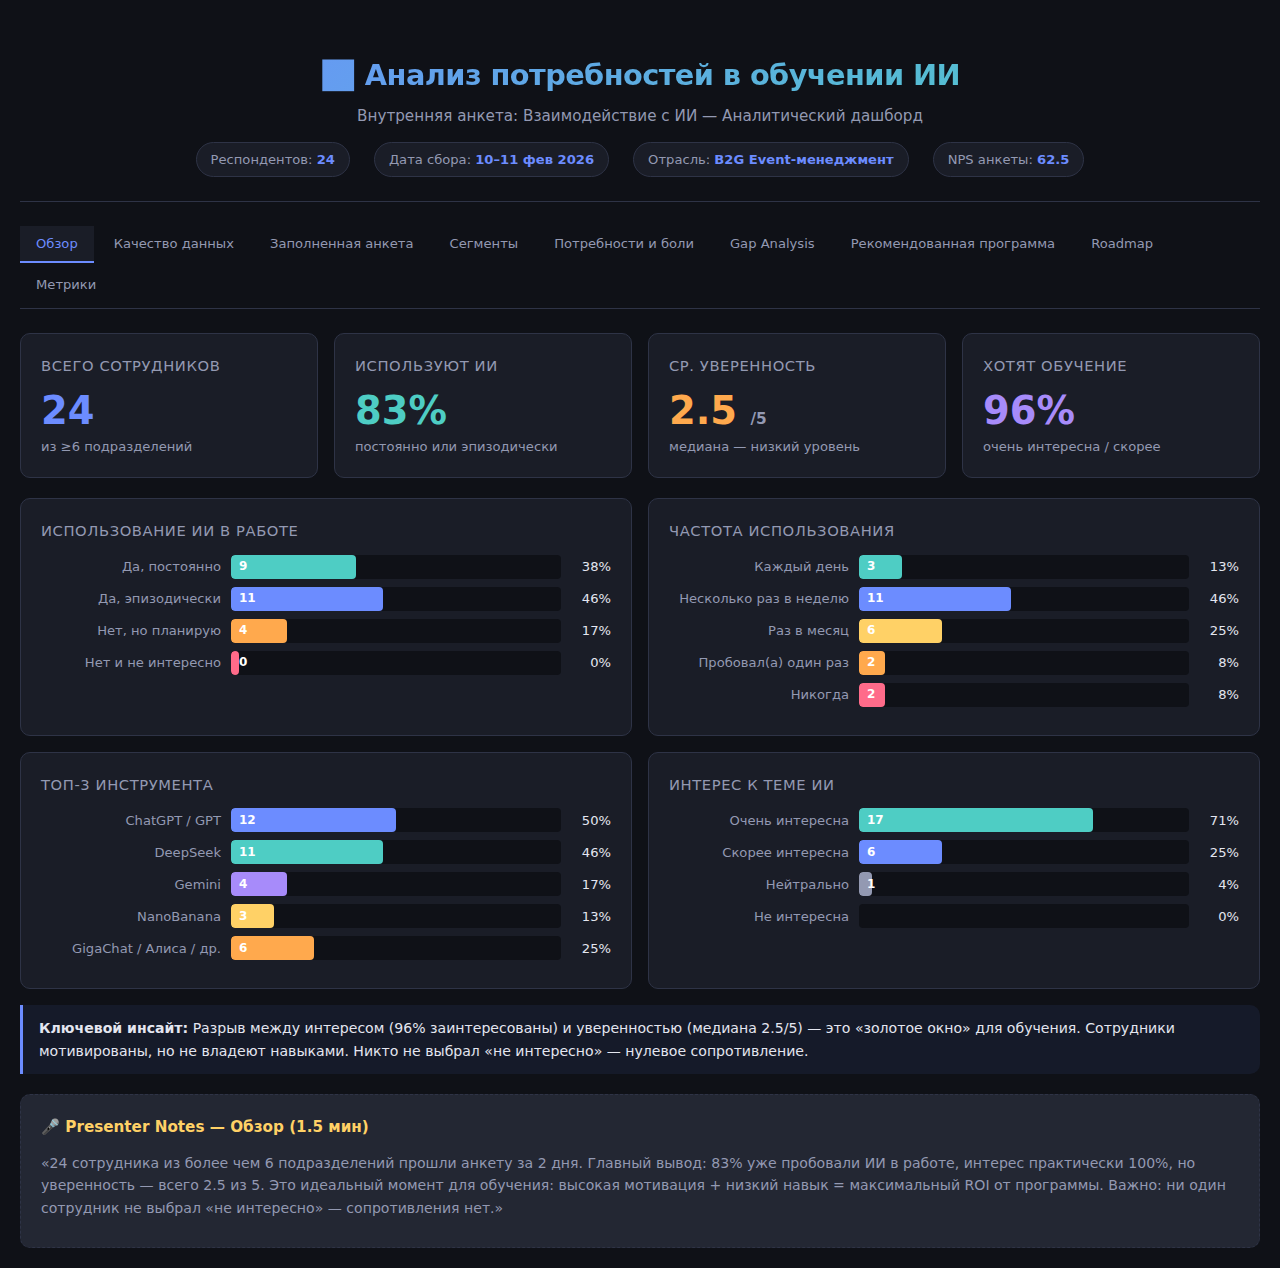
<file: survey.html>
<!DOCTYPE html>
<html lang="ru">
<head>
<meta charset="UTF-8">
<meta name="viewport" content="width=device-width, initial-scale=1.0">
<title>Анализ потребностей в обучении ИИ — Дашборд</title>
<style>
:root {
  --bg: #0f1117;
  --surface: #1a1d27;
  --surface2: #232733;
  --border: #2e3346;
  --text: #e4e6f0;
  --text2: #9399b2;
  --accent: #6c8cff;
  --accent2: #4ecdc4;
  --accent3: #ff6b8a;
  --accent4: #ffd166;
  --accent5: #a78bfa;
  --green: #4ecdc4;
  --red: #ff6b8a;
  --orange: #ffa94d;
  --radius: 10px;
}
* { margin:0; padding:0; box-sizing:border-box; }
body { background:var(--bg); color:var(--text); font-family:'Segoe UI',system-ui,-apple-system,sans-serif; line-height:1.6; }
.container { max-width:1280px; margin:0 auto; padding:20px; }

/* Header */
.header { text-align:center; padding:32px 20px 24px; border-bottom:1px solid var(--border); margin-bottom:24px; }
.header h1 { font-size:1.8em; font-weight:700; letter-spacing:-0.02em; background:linear-gradient(135deg,var(--accent),var(--accent2)); -webkit-background-clip:text; -webkit-text-fill-color:transparent; background-clip:text; }
.header .subtitle { color:var(--text2); font-size:0.95em; margin-top:6px; }
.header .meta { display:flex; gap:24px; justify-content:center; margin-top:14px; flex-wrap:wrap; }
.header .meta span { background:var(--surface); padding:6px 14px; border-radius:20px; font-size:0.82em; color:var(--text2); border:1px solid var(--border); }
.header .meta span b { color:var(--accent); }

/* Tabs */
.tabs { display:flex; gap:4px; overflow-x:auto; padding-bottom:4px; margin-bottom:24px; border-bottom:1px solid var(--border); flex-wrap:wrap; }
.tab { padding:10px 16px; border:none; background:none; color:var(--text2); cursor:pointer; font-size:0.82em; border-bottom:2px solid transparent; transition:all .2s; white-space:nowrap; font-family:inherit; }
.tab:hover { color:var(--text); background:var(--surface); }
.tab.active { color:var(--accent); border-bottom-color:var(--accent); background:var(--surface); }

/* Tab Content */
.tab-content { display:none; animation:fadeIn .3s ease; }
.tab-content.active { display:block; }
@keyframes fadeIn { from{opacity:0;transform:translateY(8px)} to{opacity:1;transform:translateY(0)} }

/* Cards */
.grid { display:grid; gap:16px; }
.grid-2 { grid-template-columns:repeat(auto-fit,minmax(280px,1fr)); }
.grid-3 { grid-template-columns:repeat(auto-fit,minmax(240px,1fr)); }
.grid-4 { grid-template-columns:repeat(auto-fit,minmax(200px,1fr)); }
.card { background:var(--surface); border:1px solid var(--border); border-radius:var(--radius); padding:20px; }
.card h3 { font-size:0.92em; color:var(--text2); margin-bottom:12px; font-weight:500; text-transform:uppercase; letter-spacing:0.04em; }
.card .big-num { font-size:2.4em; font-weight:700; line-height:1.1; }
.card .big-num.blue { color:var(--accent); }
.card .big-num.green { color:var(--green); }
.card .big-num.red { color:var(--red); }
.card .big-num.orange { color:var(--orange); }
.card .big-num.purple { color:var(--accent5); }
.card .label { font-size:0.82em; color:var(--text2); margin-top:4px; }

/* Bar chart */
.bar-row { display:flex; align-items:center; gap:10px; margin-bottom:8px; }
.bar-label { min-width:180px; font-size:0.82em; color:var(--text2); text-align:right; flex-shrink:0; }
.bar-track { flex:1; height:24px; background:var(--bg); border-radius:4px; overflow:hidden; position:relative; }
.bar-fill { height:100%; border-radius:4px; transition:width .6s ease; display:flex; align-items:center; padding-left:8px; }
.bar-fill span { font-size:0.75em; font-weight:600; color:#fff; white-space:nowrap; }
.bar-value { min-width:40px; font-size:0.82em; color:var(--text); text-align:right; }

/* Tables */
.table-wrap { overflow-x:auto; }
table { width:100%; border-collapse:collapse; font-size:0.85em; }
th { background:var(--surface2); color:var(--text2); font-weight:600; text-transform:uppercase; font-size:0.75em; letter-spacing:0.05em; }
th, td { padding:10px 12px; text-align:left; border-bottom:1px solid var(--border); }
td { color:var(--text); }
tr:hover td { background:rgba(108,140,255,0.04); }

/* Tags */
.tag { display:inline-block; padding:3px 10px; border-radius:12px; font-size:0.75em; font-weight:500; margin:2px; }
.tag-high { background:rgba(78,205,196,0.15); color:var(--green); }
.tag-med { background:rgba(255,209,102,0.15); color:var(--accent4); }
.tag-low { background:rgba(255,107,138,0.15); color:var(--red); }

/* Confidence */
.conf { display:inline-block; padding:2px 8px; border-radius:8px; font-size:0.72em; font-weight:600; }
.conf-high { background:rgba(78,205,196,0.2); color:var(--green); }
.conf-med { background:rgba(255,209,102,0.2); color:var(--accent4); }
.conf-low { background:rgba(255,107,138,0.2); color:var(--red); }

/* Roadmap */
.roadmap-phase { border-left:3px solid var(--accent); padding-left:20px; margin-bottom:24px; position:relative; }
.roadmap-phase::before { content:''; position:absolute; left:-7px; top:0; width:12px; height:12px; border-radius:50%; background:var(--accent); }
.roadmap-phase h4 { color:var(--accent); font-size:1em; margin-bottom:8px; }
.roadmap-phase.phase-2 { border-left-color:var(--accent2); }
.roadmap-phase.phase-2::before { background:var(--accent2); }
.roadmap-phase.phase-2 h4 { color:var(--accent2); }
.roadmap-phase.phase-3 { border-left-color:var(--accent4); }
.roadmap-phase.phase-3::before { background:var(--accent4); }
.roadmap-phase.phase-3 h4 { color:var(--accent4); }

/* Section titles */
.section-title { font-size:1.15em; font-weight:700; margin:24px 0 16px; padding-bottom:8px; border-bottom:1px solid var(--border); }

/* Insight box */
.insight { background:rgba(108,140,255,0.08); border-left:3px solid var(--accent); padding:12px 16px; border-radius:0 var(--radius) var(--radius) 0; margin:12px 0; font-size:0.88em; }
.insight.warn { background:rgba(255,107,138,0.08); border-left-color:var(--red); }
.insight.ok { background:rgba(78,205,196,0.08); border-left-color:var(--green); }

/* Presenter notes */
.presenter-notes { background:var(--surface2); border:1px dashed var(--border); border-radius:var(--radius); padding:20px; margin-top:20px; }
.presenter-notes h3 { color:var(--accent4); margin-bottom:12px; font-size:0.95em; }
.presenter-notes p, .presenter-notes li { font-size:0.88em; color:var(--text2); margin-bottom:8px; }

/* Matrix */
.matrix-cell { text-align:center; font-weight:600; }
.matrix-high { background:rgba(255,107,138,0.15); color:var(--red); }
.matrix-med { background:rgba(255,209,102,0.15); color:var(--accent4); }
.matrix-low { background:rgba(78,205,196,0.15); color:var(--green); }

/* Module card */
.module-card { background:var(--surface); border:1px solid var(--border); border-radius:var(--radius); padding:20px; margin-bottom:16px; }
.module-card h4 { color:var(--accent); margin-bottom:8px; }
.module-card .module-meta { display:flex; gap:12px; flex-wrap:wrap; margin-bottom:10px; }
.module-card .module-meta span { font-size:0.78em; padding:3px 10px; background:var(--surface2); border-radius:12px; color:var(--text2); }

/* Filter */
.filter-bar { display:flex; gap:8px; margin-bottom:16px; flex-wrap:wrap; }
.filter-btn { padding:6px 14px; border:1px solid var(--border); background:var(--surface); color:var(--text2); border-radius:16px; cursor:pointer; font-size:0.78em; font-family:inherit; transition:all .2s; }
.filter-btn:hover, .filter-btn.active { background:var(--accent); color:#fff; border-color:var(--accent); }

/* SVG chart tooltip */
.chart-container { position:relative; }
.chart-container svg { width:100%; height:auto; }

/* Responsive */
@media(max-width:768px) {
  .bar-label { min-width:100px; font-size:0.75em; }
  .header h1 { font-size:1.3em; }
  .grid-2, .grid-3, .grid-4 { grid-template-columns:1fr; }
}
</style>
</head>
<body>
<div class="container">

<!-- HEADER -->
<div class="header">
  <h1>📊 Анализ потребностей в обучении ИИ</h1>
  <div class="subtitle">Внутренняя анкета: Взаимодействие с ИИ — Аналитический дашборд</div>
  <div class="meta">
    <span>Респондентов: <b>24</b></span>
    <span>Дата сбора: <b>10–11 фев 2026</b></span>
    <span>Отрасль: <b>B2G Event-менеджмент</b></span>
    <span>NPS анкеты: <b>62.5</b></span>
  </div>
</div>

<!-- TABS -->
<div class="tabs" id="tabs">
  <button class="tab active" data-tab="overview">Обзор</button>
  <button class="tab" data-tab="quality">Качество данных</button>
  <button class="tab" data-tab="questionnaire">Заполненная анкета</button>
  <button class="tab" data-tab="segments">Сегменты</button>
  <button class="tab" data-tab="needs">Потребности и боли</button>
  <button class="tab" data-tab="gaps">Gap Analysis</button>
  <button class="tab" data-tab="program">Рекомендованная программа</button>
  <button class="tab" data-tab="roadmap">Roadmap</button>
  <button class="tab" data-tab="metrics">Метрики</button>
</div>

<!-- ==================== TAB 1: OVERVIEW ==================== -->
<div class="tab-content active" id="overview">
  <div class="grid grid-4" style="margin-bottom:20px">
    <div class="card">
      <h3>Всего сотрудников</h3>
      <div class="big-num blue">24</div>
      <div class="label">из ≥6 подразделений</div>
    </div>
    <div class="card">
      <h3>Используют ИИ</h3>
      <div class="big-num green">83%</div>
      <div class="label">постоянно или эпизодически</div>
    </div>
    <div class="card">
      <h3>Ср. уверенность</h3>
      <div class="big-num orange">2.5 <span style="font-size:0.4em;color:var(--text2)">/5</span></div>
      <div class="label">медиана — низкий уровень</div>
    </div>
    <div class="card">
      <h3>Хотят обучение</h3>
      <div class="big-num purple">96%</div>
      <div class="label">очень интересна / скорее</div>
    </div>
  </div>

  <div class="grid grid-2">
    <div class="card">
      <h3>Использование ИИ в работе</h3>
      <div class="bar-row"><div class="bar-label">Да, постоянно</div><div class="bar-track"><div class="bar-fill" style="width:38%;background:var(--green)"><span>9</span></div></div><div class="bar-value">38%</div></div>
      <div class="bar-row"><div class="bar-label">Да, эпизодически</div><div class="bar-track"><div class="bar-fill" style="width:46%;background:var(--accent)"><span>11</span></div></div><div class="bar-value">46%</div></div>
      <div class="bar-row"><div class="bar-label">Нет, но планирую</div><div class="bar-track"><div class="bar-fill" style="width:17%;background:var(--orange)"><span>4</span></div></div><div class="bar-value">17%</div></div>
      <div class="bar-row"><div class="bar-label">Нет и не интересно</div><div class="bar-track"><div class="bar-fill" style="width:0%;background:var(--red)"><span>0</span></div></div><div class="bar-value">0%</div></div>
    </div>
    <div class="card">
      <h3>Частота использования</h3>
      <div class="bar-row"><div class="bar-label">Каждый день</div><div class="bar-track"><div class="bar-fill" style="width:13%;background:var(--green)"><span>3</span></div></div><div class="bar-value">13%</div></div>
      <div class="bar-row"><div class="bar-label">Несколько раз в неделю</div><div class="bar-track"><div class="bar-fill" style="width:46%;background:var(--accent)"><span>11</span></div></div><div class="bar-value">46%</div></div>
      <div class="bar-row"><div class="bar-label">Раз в месяц</div><div class="bar-track"><div class="bar-fill" style="width:25%;background:var(--accent4)"><span>6</span></div></div><div class="bar-value">25%</div></div>
      <div class="bar-row"><div class="bar-label">Пробовал(а) один раз</div><div class="bar-track"><div class="bar-fill" style="width:8%;background:var(--orange)"><span>2</span></div></div><div class="bar-value">8%</div></div>
      <div class="bar-row"><div class="bar-label">Никогда</div><div class="bar-track"><div class="bar-fill" style="width:8%;background:var(--red)"><span>2</span></div></div><div class="bar-value">8%</div></div>
    </div>
  </div>

  <div class="grid grid-2" style="margin-top:16px">
    <div class="card">
      <h3>Топ-3 инструмента</h3>
      <div class="bar-row"><div class="bar-label">ChatGPT / GPT</div><div class="bar-track"><div class="bar-fill" style="width:50%;background:var(--accent)"><span>12</span></div></div><div class="bar-value">50%</div></div>
      <div class="bar-row"><div class="bar-label">DeepSeek</div><div class="bar-track"><div class="bar-fill" style="width:46%;background:var(--accent2)"><span>11</span></div></div><div class="bar-value">46%</div></div>
      <div class="bar-row"><div class="bar-label">Gemini</div><div class="bar-track"><div class="bar-fill" style="width:17%;background:var(--accent5)"><span>4</span></div></div><div class="bar-value">17%</div></div>
      <div class="bar-row"><div class="bar-label">NanoBanana</div><div class="bar-track"><div class="bar-fill" style="width:13%;background:var(--accent4)"><span>3</span></div></div><div class="bar-value">13%</div></div>
      <div class="bar-row"><div class="bar-label">GigaChat / Алиса / др.</div><div class="bar-track"><div class="bar-fill" style="width:25%;background:var(--orange)"><span>6</span></div></div><div class="bar-value">25%</div></div>
    </div>
    <div class="card">
      <h3>Интерес к теме ИИ</h3>
      <div class="bar-row"><div class="bar-label">Очень интересна</div><div class="bar-track"><div class="bar-fill" style="width:71%;background:var(--green)"><span>17</span></div></div><div class="bar-value">71%</div></div>
      <div class="bar-row"><div class="bar-label">Скорее интересна</div><div class="bar-track"><div class="bar-fill" style="width:25%;background:var(--accent)"><span>6</span></div></div><div class="bar-value">25%</div></div>
      <div class="bar-row"><div class="bar-label">Нейтрально</div><div class="bar-track"><div class="bar-fill" style="width:4%;background:var(--text2)"><span>1</span></div></div><div class="bar-value">4%</div></div>
      <div class="bar-row"><div class="bar-label">Не интересна</div><div class="bar-track"><div class="bar-fill" style="width:0%"><span></span></div></div><div class="bar-value">0%</div></div>
    </div>
  </div>

  <div class="insight" style="margin-top:16px">
    <strong>Ключевой инсайт:</strong> Разрыв между интересом (96% заинтересованы) и уверенностью (медиана 2.5/5) — это «золотое окно» для обучения. Сотрудники мотивированы, но не владеют навыками. Никто не выбрал «не интересно» — нулевое сопротивление.
  </div>

  <div class="presenter-notes">
    <h3>🎤 Presenter Notes — Обзор (1.5 мин)</h3>
    <p>«24 сотрудника из более чем 6 подразделений прошли анкету за 2 дня. Главный вывод: 83% уже пробовали ИИ в работе, интерес практически 100%, но уверенность — всего 2.5 из 5. Это идеальный момент для обучения: высокая мотивация + низкий навык = максимальный ROI от программы. Важно: ни один сотрудник не выбрал «не интересно» — сопротивления нет.»</p>
  </div>
</div>

<!-- ==================== TAB 2: DATA QUALITY ==================== -->
<div class="tab-content" id="quality">
  <div class="section-title">Качество данных</div>
  <div class="grid grid-4" style="margin-bottom:20px">
    <div class="card">
      <h3>Заполняемость</h3>
      <div class="big-num green">100%</div>
      <div class="label">все обязательные поля</div>
    </div>
    <div class="card">
      <h3>Время сбора</h3>
      <div class="big-num blue">2 дня</div>
      <div class="label">10–11 февраля 2026</div>
    </div>
    <div class="card">
      <h3>Вопрос 5.7 (необяз.)</h3>
      <div class="big-num green">92%</div>
      <div class="label">22 из 24 ответили</div>
    </div>
    <div class="card">
      <h3>NPS анкеты</h3>
      <div class="big-num green">62.5</div>
      <div class="label">высокий для внутр. опросов</div>
    </div>
  </div>

  <div class="grid grid-2">
    <div class="card">
      <h3>Пропуски и аномалии</h3>
      <div class="table-wrap">
      <table>
        <tr><th>Вопрос</th><th>Проблема</th><th>Влияние</th></tr>
        <tr><td>1.2 Отдел/Должность</td><td>Неструктурированный ввод, разные форматы</td><td><span class="conf conf-low">Низкое</span> — сегментировали вручную</td></tr>
        <tr><td>2.2 Инструменты</td><td>3 респондента: «нет» / «—»</td><td><span class="conf conf-low">Ожидаемо</span> — коррелирует с 2.1</td></tr>
        <tr><td>2.7 Кейсы ИИ</td><td>5 респондентов: «нет» / «.»</td><td><span class="conf conf-low">Низкое</span> — новые пользователи</td></tr>
        <tr><td>3.2 Опасения</td><td>4 отв. «нет» / «никакие» / «---»</td><td><span class="conf conf-med">Среднее</span> — м.б. соц. желательность</td></tr>
        <tr><td>1.5 / 3.1 / 4.2</td><td>Открытые вопросы: «.» или «-»</td><td><span class="conf conf-low">3 случая</span> — минимально</td></tr>
      </table>
      </div>
    </div>
    <div class="card">
      <h3>Кодбук: типы вопросов</h3>
      <div class="table-wrap">
      <table>
        <tr><th>Тип</th><th>Кол-во</th><th>Примеры</th></tr>
        <tr><td>Single choice</td><td>8</td><td>1.3, 2.1, 2.3, 3.3, 4.4, 4.6, 5.1, 5.5</td></tr>
        <tr><td>Multi-choice + Other</td><td>6</td><td>1.4, 2.5, 2.6, 4.1, 4.3, 4.5</td></tr>
        <tr><td>Open text</td><td>9</td><td>1.5, 2.2, 2.7, 3.1, 3.2, 3.2.1, 4.2, 5.7</td></tr>
        <tr><td>Likert 1–5</td><td>2</td><td>2.4, 5.6</td></tr>
        <tr><td>Multi-choice (без Other)</td><td>1</td><td>5.2</td></tr>
        <tr><td>NPS 1–10</td><td>1</td><td>6.1</td></tr>
      </table>
      </div>
    </div>
  </div>

  <div class="insight ok" style="margin-top:16px">
    <strong>Вывод по качеству:</strong> Данные высокого качества: 100% заполняемость обязательных полей, 92% необязательных, 2 дня сбора. NPS анкеты 62.5 — сотрудники оценили анкету позитивно. Открытые вопросы дали содержательные ответы у 85%+ респондентов. Для анализа используются все 24 анкеты без исключений.
  </div>
</div>

<!-- ==================== TAB 3: FILLED QUESTIONNAIRE ==================== -->
<div class="tab-content" id="questionnaire">
  <div class="section-title">Заполненная анкета от лица компании</div>
  <p style="color:var(--text2);font-size:0.88em;margin-bottom:16px;">Для каждого вопроса — консенсусный ответ (мода/медиана), распределение и инсайты. N=24.</p>

  <div id="questionnaire-items">
    <!-- Generated by JS below -->
  </div>
</div>

<!-- ==================== TAB 4: SEGMENTS ==================== -->
<div class="tab-content" id="segments">
  <div class="section-title">Сегментация респондентов</div>

  <div class="grid grid-2" style="margin-bottom:20px">
    <div class="card">
      <h3>По стажу в отрасли</h3>
      <div class="bar-row"><div class="bar-label">Более 5 лет</div><div class="bar-track"><div class="bar-fill" style="width:46%;background:var(--accent)"><span>11</span></div></div><div class="bar-value">46%</div></div>
      <div class="bar-row"><div class="bar-label">3–5 лет</div><div class="bar-track"><div class="bar-fill" style="width:17%;background:var(--accent2)"><span>4</span></div></div><div class="bar-value">17%</div></div>
      <div class="bar-row"><div class="bar-label">1–3 года</div><div class="bar-track"><div class="bar-fill" style="width:17%;background:var(--accent4)"><span>4</span></div></div><div class="bar-value">17%</div></div>
      <div class="bar-row"><div class="bar-label">Менее 1 года</div><div class="bar-track"><div class="bar-fill" style="width:21%;background:var(--accent5)"><span>5</span></div></div><div class="bar-value">21%</div></div>
    </div>
    <div class="card">
      <h3>По функциональной роли</h3>
      <div class="bar-row"><div class="bar-label">Проекты и менеджмент</div><div class="bar-track"><div class="bar-fill" style="width:29%;background:var(--accent)"><span>7</span></div></div><div class="bar-value">29%</div></div>
      <div class="bar-row"><div class="bar-label">Тендеры и юристы</div><div class="bar-track"><div class="bar-fill" style="width:25%;background:var(--accent2)"><span>6</span></div></div><div class="bar-value">25%</div></div>
      <div class="bar-row"><div class="bar-label">Руководство</div><div class="bar-track"><div class="bar-fill" style="width:25%;background:var(--accent5)"><span>6</span></div></div><div class="bar-value">25%</div></div>
      <div class="bar-row"><div class="bar-label">HR и администрация</div><div class="bar-track"><div class="bar-fill" style="width:13%;background:var(--accent4)"><span>3</span></div></div><div class="bar-value">13%</div></div>
      <div class="bar-row"><div class="bar-label">Бухгалтерия</div><div class="bar-track"><div class="bar-fill" style="width:8%;background:var(--orange)"><span>2</span></div></div><div class="bar-value">8%</div></div>
    </div>
  </div>

  <div class="card" style="margin-bottom:20px">
    <h3>Уверенность в ИИ по сегментам (ср. оценка, шкала 1–5)</h3>
    <div class="table-wrap">
    <table>
      <tr><th>Сегмент</th><th>N</th><th>Ср. уверенность</th><th>Ср. интерес к автоматизации*</th><th>Ключевые барьеры</th></tr>
      <tr><td><strong>Руководство</strong></td><td>6</td><td><span style="color:var(--orange)">2.3</span></td><td>Высокий</td><td>Нехватка времени, неизученные возможности</td></tr>
      <tr><td><strong>Тендеры и юристы</strong></td><td>6</td><td><span style="color:var(--orange)">2.2</span></td><td>Смешанный</td><td>Сложно получить результат, этика, формулировка промптов</td></tr>
      <tr><td><strong>Проекты и менеджмент</strong></td><td>7</td><td><span style="color:var(--accent4)">2.9</span></td><td>Высокий</td><td>Сложно получить результат, время</td></tr>
      <tr><td><strong>HR и администрация</strong></td><td>3</td><td><span style="color:var(--accent4)">3.3</span></td><td>Высокий</td><td>Формулировка промптов, время</td></tr>
      <tr><td><strong>Бухгалтерия</strong></td><td>2</td><td><span style="color:var(--red)">1.0</span></td><td>Высокий</td><td>Страх ошибки, время, нет опыта</td></tr>
    </table>
    </div>
    <div class="label" style="margin-top:8px;">* «Да, очень интересно» / «Возможно» по вопросу 4.6</div>
  </div>

  <div class="grid grid-2">
    <div class="card">
      <h3>Портрет: «Продвинутые» (уверенность 4–5)</h3>
      <p style="font-size:0.88em;color:var(--text2)">6 чел. (25%)</p>
      <ul style="font-size:0.85em;margin-top:8px;padding-left:16px;color:var(--text)">
        <li>Используют ИИ ежедневно/часто; 5 из 6 — постоянно</li>
        <li>Роли: менеджеры проектов, тендерный спец., директор</li>
        <li>Инструменты: ChatGPT (платный), DeepSeek, NanoBanana, Stable Diffusion</li>
        <li>Могут стать «амбассадорами» обучения</li>
      </ul>
    </div>
    <div class="card">
      <h3>Портрет: «Новички» (уверенность 1–2)</h3>
      <p style="font-size:0.88em;color:var(--text2)">13 чел. (54%)</p>
      <ul style="font-size:0.85em;margin-top:8px;padding-left:16px;color:var(--text)">
        <li>Больше половины коллектива — требуют базового обучения</li>
        <li>Главные барьеры: не понимают промпты, сложно получить результат</li>
        <li>4 чел. вообще не использовали ИИ (но планируют)</li>
        <li>Высокий интерес: 12 из 13 — «очень/скорее интересна»</li>
      </ul>
    </div>
  </div>

  <div class="insight" style="margin-top:16px">
    <strong>Противоречие:</strong> Бухгалтерия (n=2) — самая низкая уверенность (1.0), но при этом «очень интересна тема» и «да, очень интересно» к автоматизации. Самый высокий латентный потенциал. Руководство (n=6) — тоже низкая уверенность (2.3), при этом это группа, принимающая решения. Их обучение критично для масштабирования ИИ в компании.
  </div>
</div>

<!-- ==================== TAB 5: NEEDS & PAIN POINTS ==================== -->
<div class="tab-content" id="needs">
  <div class="section-title">Потребности, боли и барьеры</div>

  <div class="grid grid-2" style="margin-bottom:20px">
    <div class="card">
      <h3>Топ-барьеры при работе с ИИ</h3>
      <div class="bar-row"><div class="bar-label">Сложно получить результат</div><div class="bar-track"><div class="bar-fill" style="width:42%;background:var(--red)"><span>10</span></div></div><div class="bar-value">42%</div></div>
      <div class="bar-row"><div class="bar-label">Не хватает времени</div><div class="bar-track"><div class="bar-fill" style="width:42%;background:var(--orange)"><span>10</span></div></div><div class="bar-value">42%</div></div>
      <div class="bar-row"><div class="bar-label">Не понимаю промпты</div><div class="bar-track"><div class="bar-fill" style="width:21%;background:var(--accent4)"><span>5</span></div></div><div class="bar-value">21%</div></div>
      <div class="bar-row"><div class="bar-label">Сомнения в этике</div><div class="bar-track"><div class="bar-fill" style="width:8%;background:var(--accent5)"><span>2</span></div></div><div class="bar-value">8%</div></div>
      <div class="bar-row"><div class="bar-label">Страх ошибиться</div><div class="bar-track"><div class="bar-fill" style="width:4%;background:var(--text2)"><span>1</span></div></div><div class="bar-value">4%</div></div>
    </div>
    <div class="card">
      <h3>Желаемые задачи для ИИ в мероприятиях</h3>
      <div class="bar-row"><div class="bar-label">Сценарии мероприятий</div><div class="bar-track"><div class="bar-fill" style="width:42%;background:var(--accent)"><span>10</span></div></div><div class="bar-value">42%</div></div>
      <div class="bar-row"><div class="bar-label">Презентации и концепции</div><div class="bar-track"><div class="bar-fill" style="width:50%;background:var(--accent2)"><span>12</span></div></div><div class="bar-value">50%</div></div>
      <div class="bar-row"><div class="bar-label">Работа с ТЗ</div><div class="bar-track"><div class="bar-fill" style="width:33%;background:var(--accent4)"><span>8</span></div></div><div class="bar-value">33%</div></div>
      <div class="bar-row"><div class="bar-label">Отчёты для заказчика</div><div class="bar-track"><div class="bar-fill" style="width:38%;background:var(--accent5)"><span>9</span></div></div><div class="bar-value">38%</div></div>
      <div class="bar-row"><div class="bar-label">Сметы и бюджеты</div><div class="bar-track"><div class="bar-fill" style="width:29%;background:var(--orange)"><span>7</span></div></div><div class="bar-value">29%</div></div>
      <div class="bar-row"><div class="bar-label">Коммерческие предложения</div><div class="bar-track"><div class="bar-fill" style="width:13%;background:var(--green)"><span>3</span></div></div><div class="bar-value">13%</div></div>
    </div>
  </div>

  <div class="card" style="margin-bottom:20px">
    <h3>Ожидаемые преимущества от ИИ (кодирование открытых ответов)</h3>
    <div class="table-wrap">
    <table>
      <tr><th>Тема</th><th>Кол-во упоминаний</th><th>Доля</th><th>Типичные цитаты (обобщённые)</th></tr>
      <tr><td>⏱ Экономия времени</td><td>18</td><td>75%</td><td>«Скорость анализа документов», «быстрый доступ к информации»</td></tr>
      <tr><td>💡 Новые идеи / креатив</td><td>12</td><td>50%</td><td>«Неограниченный набор идей при разработке концептов»</td></tr>
      <tr><td>🔄 Автоматизация рутины</td><td>10</td><td>42%</td><td>«Автоматизация однотипных процессов», «замена части подрядчиков»</td></tr>
      <tr><td>📊 Аналитика</td><td>5</td><td>21%</td><td>«Аналитика результатов», «подборка НПА и суд. решений»</td></tr>
      <tr><td>💰 Оптимизация расходов</td><td>3</td><td>13%</td><td>«Замена части подрядчиков», «оптимизация расходов компании»</td></tr>
    </table>
    </div>
  </div>

  <div class="card" style="margin-bottom:20px">
    <h3>Опасения и сомнения (кодирование открытых ответов)</h3>
    <div class="table-wrap">
    <table>
      <tr><th>Тема опасений</th><th>N</th><th>%</th><th>Контекст</th></tr>
      <tr><td>⚠️ Недостоверность информации / ошибки ИИ</td><td>7</td><td>29%</td><td>«Необходимость проверки данных», «путает даты, мероприятия»</td></tr>
      <tr><td>🎨 Снижение креативности</td><td>4</td><td>17%</td><td>«Хотелось бы, чтобы были живые мысли»</td></tr>
      <tr><td>🙅 Нет опасений</td><td>7</td><td>29%</td><td>«Дайте знания, как использовать инструмент»</td></tr>
      <tr><td>🔒 Конфиденциальность госзаказчиков</td><td>4</td><td>17%</td><td>Скорее да / «заказчик может понять, что фото поддельные»</td></tr>
      <tr><td>💼 Обесценивание профессии</td><td>3</td><td>13%</td><td>Чаще у бухгалтерии и юристов</td></tr>
      <tr><td>📝 Качество текстов ИИ</td><td>2</td><td>8%</td><td>«Однотипные легкоузнаваемые тексты»</td></tr>
    </table>
    </div>
  </div>

  <div class="grid grid-2">
    <div class="card">
      <h3>Желаемые роли ChatGPT (Топ-5)</h3>
      <div class="bar-row"><div class="bar-label">Создание документации</div><div class="bar-track"><div class="bar-fill" style="width:88%;background:var(--accent)"><span>21</span></div></div><div class="bar-value">88%</div></div>
      <div class="bar-row"><div class="bar-label">Аналитика / исследования</div><div class="bar-track"><div class="bar-fill" style="width:75%;background:var(--accent2)"><span>18</span></div></div><div class="bar-value">75%</div></div>
      <div class="bar-row"><div class="bar-label">Поисковая система</div><div class="bar-track"><div class="bar-fill" style="width:67%;background:var(--accent4)"><span>16</span></div></div><div class="bar-value">67%</div></div>
      <div class="bar-row"><div class="bar-label">Планирование / управление</div><div class="bar-track"><div class="bar-fill" style="width:63%;background:var(--accent5)"><span>15</span></div></div><div class="bar-value">63%</div></div>
      <div class="bar-row"><div class="bar-label">Креативный помощник</div><div class="bar-track"><div class="bar-fill" style="width:63%;background:var(--green)"><span>15</span></div></div><div class="bar-value">63%</div></div>
    </div>
    <div class="card">
      <h3>Запрос на инструкции и шаблоны</h3>
      <div style="text-align:center;padding:20px 0">
        <div class="big-num green" style="font-size:3em">88%</div>
        <div class="label" style="font-size:1em;margin-top:8px">«Да, это было бы очень полезно»</div>
        <div style="margin-top:16px;font-size:0.85em;color:var(--text2)">Ещё 12% — «Возможно, если удобно»</div>
        <div style="margin-top:4px;font-size:0.85em;color:var(--text2)">0% отказов</div>
      </div>
    </div>
  </div>

  <div class="insight warn" style="margin-top:16px">
    <strong>Критический барьер:</strong> 42% сотрудников не могут получить нужный результат от ИИ + 21% не понимают, как формулировать промпты = 63% нуждаются в базовом обучении промпт-инженирингу. Это приоритет №1 программы.
  </div>
</div>

<!-- ==================== TAB 6: GAP ANALYSIS ==================== -->
<div class="tab-content" id="gaps">
  <div class="section-title">Gap Analysis: Навыки vs Потребности</div>

  <div class="card" style="margin-bottom:20px">
    <h3>Матрица навыковых разрывов (Impact × Urgency)</h3>
    <div class="table-wrap">
    <table>
      <tr><th style="width:30%">Навык / Область</th><th style="width:10%">Текущий уровень</th><th style="width:10%">Целевой</th><th style="width:10%">Разрыв</th><th style="width:10%">Impact</th><th style="width:10%">Urgency</th><th style="width:20%">Приоритет</th></tr>
      <tr>
        <td><strong>Промпт-инженеринг</strong><br><span style="font-size:0.78em;color:var(--text2)">Формулировка запросов, итерации</span></td>
        <td class="matrix-cell matrix-high">1.5</td>
        <td class="matrix-cell">4.0</td>
        <td class="matrix-cell matrix-high">2.5</td>
        <td class="matrix-cell matrix-high">Высокий</td>
        <td class="matrix-cell matrix-high">Высокая</td>
        <td><span class="tag tag-high">🔴 P0 — критичный</span></td>
      </tr>
      <tr>
        <td><strong>Работа с документами через ИИ</strong><br><span style="font-size:0.78em;color:var(--text2)">ТЗ, КП, отчёты, договоры</span></td>
        <td class="matrix-cell matrix-high">1.8</td>
        <td class="matrix-cell">4.0</td>
        <td class="matrix-cell matrix-high">2.2</td>
        <td class="matrix-cell matrix-high">Высокий</td>
        <td class="matrix-cell matrix-high">Высокая</td>
        <td><span class="tag tag-high">🔴 P0 — критичный</span></td>
      </tr>
      <tr>
        <td><strong>Генерация визуального контента</strong><br><span style="font-size:0.78em;color:var(--text2)">Концепции, визуализации, отчётные фото</span></td>
        <td class="matrix-cell matrix-med">2.0</td>
        <td class="matrix-cell">3.5</td>
        <td class="matrix-cell matrix-med">1.5</td>
        <td class="matrix-cell matrix-high">Высокий</td>
        <td class="matrix-cell matrix-med">Средняя</td>
        <td><span class="tag tag-med">🟡 P1 — важный</span></td>
      </tr>
      <tr>
        <td><strong>Аналитика и исследования</strong><br><span style="font-size:0.78em;color:var(--text2)">НПА, рынок, конкуренты, тендеры</span></td>
        <td class="matrix-cell matrix-med">2.0</td>
        <td class="matrix-cell">4.0</td>
        <td class="matrix-cell matrix-high">2.0</td>
        <td class="matrix-cell matrix-med">Средний</td>
        <td class="matrix-cell matrix-med">Средняя</td>
        <td><span class="tag tag-med">🟡 P1 — важный</span></td>
      </tr>
      <tr>
        <td><strong>Создание ассистентов/автоматизаций</strong><br><span style="font-size:0.78em;color:var(--text2)">Custom GPTs, шаблоны, no-code</span></td>
        <td class="matrix-cell matrix-high">0.5</td>
        <td class="matrix-cell">3.0</td>
        <td class="matrix-cell matrix-high">2.5</td>
        <td class="matrix-cell matrix-high">Высокий</td>
        <td class="matrix-cell matrix-low">Низкая</td>
        <td><span class="tag tag-med">🟡 P1 — второй этап</span></td>
      </tr>
      <tr>
        <td><strong>Информационная безопасность ИИ</strong><br><span style="font-size:0.78em;color:var(--text2)">Конфиденциальность, госданные, этика</span></td>
        <td class="matrix-cell matrix-high">1.0</td>
        <td class="matrix-cell">3.5</td>
        <td class="matrix-cell matrix-high">2.5</td>
        <td class="matrix-cell matrix-med">Средний</td>
        <td class="matrix-cell matrix-high">Высокая</td>
        <td><span class="tag tag-high">🔴 P0 — фундамент</span></td>
      </tr>
    </table>
    </div>
    <div class="label" style="margin-top:8px">Оценка текущего уровня — экспертная на основе ответов 2.4, 4.1, 4.3, 2.2. Шкала 0–5.</div>
  </div>

  <div class="grid grid-2">
    <div class="card">
      <h3>Quick Wins (быстрые победы)</h3>
      <ul style="font-size:0.88em;padding-left:16px">
        <li style="margin-bottom:8px"><strong>Чек-лист промптов</strong> для 5 типовых задач (ТЗ, КП, сценарий, отчёт, смета) — эффект через 1 день</li>
        <li style="margin-bottom:8px"><strong>Шаблоны системных инструкций</strong> для каждого отдела — эффект через 3 дня</li>
        <li style="margin-bottom:8px"><strong>Памятка по ИБ</strong>: что можно / нельзя загружать в ИИ при работе с госзаказчиками — снимает 17% опасений</li>
        <li style="margin-bottom:8px"><strong>Корпоративный доступ к ChatGPT</strong> — снимает барьер VPN/оплаты (отмечен несколькими сотрудниками)</li>
      </ul>
    </div>
    <div class="card">
      <h3>Риски внедрения</h3>
      <ul style="font-size:0.88em;padding-left:16px">
        <li style="margin-bottom:8px"><span class="tag tag-high">Высокий</span> Нет единой политики ИИ + госзаказчики → репутационный риск при использовании ИИ-фото в отчётах</li>
        <li style="margin-bottom:8px"><span class="tag tag-med">Средний</span> Руководство с низкой уверенностью (2.3/5) может тормозить внедрение</li>
        <li style="margin-bottom:8px"><span class="tag tag-med">Средний</span> Разнородность инструментов (8+ разных ИИ) — нет стандарта</li>
        <li style="margin-bottom:8px"><span class="tag tag-low">Низкий</span> «Обесценивание профессии» — всего 13%, управляемо через коммуникацию</li>
      </ul>
    </div>
  </div>

  <div class="insight warn" style="margin-top:16px">
    <strong>⚠️ Риск №1:</strong> Несколько сотрудников упоминают генерацию «фотографий для отчёта» госзаказчику. Это создаёт серьёзные правовые и репутационные риски. Необходима чёткая политика использования ИИ-контента в отчётной документации на уровне компании ДО начала обучения.
  </div>
</div>

<!-- ==================== TAB 7: RECOMMENDED PROGRAM ==================== -->
<div class="tab-content" id="program">
  <div class="section-title">Рекомендованная программа обучения</div>

  <div class="card" style="margin-bottom:20px;border-left:3px solid var(--accent)">
    <h3>Общая архитектура программы</h3>
    <p style="font-size:0.88em;margin-bottom:12px">Формат: <strong>смешанный</strong> (видеоуроки в записи + живые воркшопы + индивидуальные консультации). 
    Основано на: 33% выбрали видеоуроки, 29% — все форматы, 17% — индивидуальное, 13% — вебинары.</p>
    <p style="font-size:0.88em">Длительность модуля: <strong>60–90 мин</strong> (медиана готовности — 1 час/день). Привязка к реальным задачам: <strong>обязательна</strong> (медиана важности — 4/5).</p>
  </div>

  <div class="module-card">
    <h4>Модуль 0: Политика ИИ и информационная безопасность</h4>
    <div class="module-meta">
      <span>⏱ 45 мин</span><span>📍 До старта обучения</span><span>🎯 Все сотрудники</span><span>📋 Формат: документ + вебинар</span>
    </div>
    <p style="font-size:0.85em;color:var(--text2)"><strong>Результаты обучения:</strong> Понимание правил использования ИИ в компании. Границы допустимого при работе с госзаказчиками. Что можно/нельзя загружать. Политика в отношении ИИ-генерированных изображений в отчётах.</p>
  </div>

  <div class="module-card">
    <h4>Модуль 1: Основы ИИ и промпт-инженеринг</h4>
    <div class="module-meta">
      <span>⏱ 3 × 90 мин</span><span>📍 Неделя 1–2</span><span>🎯 Все сотрудники</span><span>📋 Видео + практика</span>
    </div>
    <p style="font-size:0.85em;color:var(--text2)"><strong>Результаты обучения:</strong> Понимание типов ИИ (генеративные vs дискриминантные). Структура эффективного промпта (роль, контекст, задача, формат, ограничения). Итерационная работа: как «докручивать» ответ. Практика на 5 типовых задачах event-компании: ТЗ, КП, сценарий, отчёт, смета. Каждый сотрудник решает свою реальную задачу.</p>
  </div>

  <div class="module-card">
    <h4>Модуль 2: ИИ для документооборота в B2G</h4>
    <div class="module-meta">
      <span>⏱ 2 × 90 мин</span><span>📍 Неделя 3–4</span><span>🎯 Юристы, тендеры, менеджеры</span><span>📋 Воркшоп + видео</span>
    </div>
    <p style="font-size:0.85em;color:var(--text2)"><strong>Результаты обучения:</strong> Анализ ТЗ и конкурсной документации (44-ФЗ). Генерация и проверка описаний услуг. Подготовка дорожных карт и отчётов. Работа с длинными документами в ChatGPT. Шаблоны промптов для каждого типа документа.</p>
  </div>

  <div class="module-card">
    <h4>Модуль 3: Креатив и визуализация с ИИ</h4>
    <div class="module-meta">
      <span>⏱ 2 × 90 мин</span><span>📍 Неделя 5–6</span><span>🎯 Менеджеры, креатив, руководство</span><span>📋 Видео + практикум</span>
    </div>
    <p style="font-size:0.85em;color:var(--text2)"><strong>Результаты обучения:</strong> Генерация концепций мероприятий. Визуализация площадок и стендов. Создание презентаций. Генерация изображений (NanoBanana, Кандинский). Этика и правовые границы использования ИИ-изображений.</p>
  </div>

  <div class="module-card">
    <h4>Модуль 4: Аналитика и исследования</h4>
    <div class="module-meta">
      <span>⏱ 2 × 60 мин</span><span>📍 Неделя 7–8</span><span>🎯 Руководство, юристы, бухгалтерия</span><span>📋 Видео + кейсы</span>
    </div>
    <p style="font-size:0.85em;color:var(--text2)"><strong>Результаты обучения:</strong> Анализ НПА и судебных решений. Рыночная аналитика. Работа с бюджетами и сметами. Верификация данных ИИ — как проверять достоверность.</p>
  </div>

  <div class="module-card">
    <h4>Модуль 5: Автоматизация и собственные ассистенты</h4>
    <div class="module-meta">
      <span>⏱ 2 × 90 мин</span><span>📍 Неделя 9–10</span><span>🎯 Продвинутые + руководство</span><span>📋 Воркшоп</span>
    </div>
    <p style="font-size:0.85em;color:var(--text2)"><strong>Результаты обучения:</strong> Создание Custom GPTs для отдела. Мета-промптинг и системные инструкции. «Википедия компании» на основе ИИ (по кейсу из анкеты). Интеграция с Битрикс24 (по запросу бизнес-ассистента).</p>
  </div>

  <div class="card" style="margin-top:20px">
    <h3>Сводка по формату и логистике</h3>
    <div class="table-wrap">
    <table>
      <tr><th>Параметр</th><th>Рекомендация</th><th>Основание</th></tr>
      <tr><td>Основной формат</td><td>Видеоуроки в записи + живые воркшопы</td><td>33% видео, 13% вебинары, 17% индивид. → комбинируем</td></tr>
      <tr><td>Дни</td><td>Будни (Пн–Пт)</td><td>92% выбрали будни; Вт и Ср — самые популярные</td></tr>
      <tr><td>Время</td><td>Утро (09:00–12:00) или гибкое</td><td>33% утро, 29% зависит от загрузки → видео в записи решает</td></tr>
      <tr><td>Длительность сессии</td><td>60–90 мин</td><td>Медиана готовности — 1 час; 42% — 1–2+ часа</td></tr>
      <tr><td>Доступ к записям</td><td>Бессрочный</td><td>Прямой запрос от руководителя: «длительный доступ»</td></tr>
      <tr><td>Практика vs теория</td><td>70% / 30%</td><td>«Максимум пользы, минимум воды, практика» — топ-запрос</td></tr>
    </table>
    </div>
  </div>
</div>

<!-- ==================== TAB 8: ROADMAP ==================== -->
<div class="tab-content" id="roadmap">
  <div class="section-title">Дорожная карта 30 / 60 / 90 дней</div>

  <div class="roadmap-phase">
    <h4>📅 Фаза 1: Фундамент (Дни 1–30)</h4>
    <div class="card" style="margin-top:8px">
      <div class="table-wrap">
      <table>
        <tr><th>Неделя</th><th>Действие</th><th>Ответственные</th><th>Результат</th></tr>
        <tr><td>0</td><td>Утвердить политику ИИ; обеспечить корпоративный доступ к ChatGPT</td><td>Руководство, IT</td><td>Документ + доступы</td></tr>
        <tr><td>1</td><td>Рассылка Quick Win: чек-лист промптов + памятка ИБ</td><td>HR, тренер</td><td>Материалы у всех 24 чел.</td></tr>
        <tr><td>1–2</td><td>Модуль 1: Основы промпт-инженеринга (3 сессии)</td><td>Тренер</td><td>24 чел. обучены базе</td></tr>
        <tr><td>3–4</td><td>Модуль 2: Документооборот B2G (2 сессии)</td><td>Тренер + юристы</td><td>Шаблоны для ТЗ, КП, отчётов</td></tr>
        <tr><td>4</td><td>Замер: мини-тест + опрос удовлетворённости</td><td>HR</td><td>Baseline → post-test данные</td></tr>
      </table>
      </div>
    </div>
  </div>

  <div class="roadmap-phase phase-2">
    <h4>📅 Фаза 2: Углубление (Дни 31–60)</h4>
    <div class="card" style="margin-top:8px">
      <div class="table-wrap">
      <table>
        <tr><th>Неделя</th><th>Действие</th><th>Ответственные</th><th>Результат</th></tr>
        <tr><td>5–6</td><td>Модуль 3: Креатив и визуализация</td><td>Тренер</td><td>Портфолио концепций у менеджеров</td></tr>
        <tr><td>7–8</td><td>Модуль 4: Аналитика и исследования</td><td>Тренер</td><td>Кейсы по НПА, сметам</td></tr>
        <tr><td>5–8</td><td>Еженедельные 15-мин stand-up: «ИИ-кейс недели»</td><td>Амбассадоры</td><td>Обмен опытом, культура</td></tr>
        <tr><td>8</td><td>Замер: повторный тест уверенности + NPS программы</td><td>HR</td><td>Динамика уверенности</td></tr>
      </table>
      </div>
    </div>
  </div>

  <div class="roadmap-phase phase-3">
    <h4>📅 Фаза 3: Масштабирование (Дни 61–90)</h4>
    <div class="card" style="margin-top:8px">
      <div class="table-wrap">
      <table>
        <tr><th>Неделя</th><th>Действие</th><th>Ответственные</th><th>Результат</th></tr>
        <tr><td>9–10</td><td>Модуль 5: Автоматизация и собственные ассистенты</td><td>Тренер</td><td>Custom GPTs для ≥3 отделов</td></tr>
        <tr><td>10–12</td><td>Индивидуальные консультации для руководителей</td><td>Тренер</td><td>Стратегия ИИ на уровне компании</td></tr>
        <tr><td>11–12</td><td>Формирование внутренней базы знаний: «Википедия компании»</td><td>Амбассадоры + IT</td><td>Рабочий прототип</td></tr>
        <tr><td>12</td><td>Финальный замер: тест + NPS + бизнес-метрики</td><td>HR + руководство</td><td>ROI-отчёт</td></tr>
      </table>
      </div>
    </div>
  </div>

  <div class="card" style="margin-top:16px">
    <h3>План коммуникаций</h3>
    <div class="table-wrap">
    <table>
      <tr><th>Когда</th><th>Что</th><th>Канал</th><th>Цель</th></tr>
      <tr><td>До старта</td><td>Письмо от руководства: «Зачем мы внедряем ИИ»</td><td>Email + совещание</td><td>Снять страхи, задать тон</td></tr>
      <tr><td>Неделя 1</td><td>Quick Win: чек-лист + памятка ИБ</td><td>Рабочий чат / Битрикс</td><td>Быстрый результат</td></tr>
      <tr><td>Каждую неделю</td><td>«ИИ-кейс недели» — 2–3 мин видео/текст</td><td>Рабочий чат</td><td>Поддержка вовлечённости</td></tr>
      <tr><td>День 30, 60, 90</td><td>Отчёт о прогрессе с метриками</td><td>Совещание + email</td><td>Видимость результатов</td></tr>
    </table>
    </div>
  </div>
</div>

<!-- ==================== TAB 9: METRICS ==================== -->
<div class="tab-content" id="metrics">
  <div class="section-title">Метрики эффективности программы</div>

  <div class="grid grid-3" style="margin-bottom:20px">
    <div class="card">
      <h3>До обучения (Baseline)</h3>
      <div style="font-size:0.88em">
        <p>Уверенность: <strong style="color:var(--orange)">2.5 / 5</strong></p>
        <p>Ежедневно используют: <strong>13%</strong></p>
        <p>Не используют: <strong>17%</strong></p>
        <p>Не понимают промпты: <strong>21%</strong></p>
      </div>
    </div>
    <div class="card">
      <h3>Целевые показатели (День 90)</h3>
      <div style="font-size:0.88em">
        <p>Уверенность: <strong style="color:var(--green)">≥ 3.5 / 5</strong></p>
        <p>Ежедневно используют: <strong>≥ 50%</strong></p>
        <p>Не используют: <strong>0%</strong></p>
        <p>Не понимают промпты: <strong>≤ 5%</strong></p>
      </div>
    </div>
    <div class="card">
      <h3>KPI программы</h3>
      <div style="font-size:0.88em">
        <p>NPS программы: <strong style="color:var(--green)">≥ 50</strong></p>
        <p>Completion rate: <strong>≥ 80%</strong></p>
        <p>Практические задания: <strong>≥ 90% сдано</strong></p>
        <p>Custom GPTs создано: <strong>≥ 3</strong></p>
      </div>
    </div>
  </div>

  <div class="card" style="margin-bottom:20px">
    <h3>Система оценки эффективности</h3>
    <div class="table-wrap">
    <table>
      <tr><th>Уровень (Kirkpatrick)</th><th>Что измеряем</th><th>Инструмент</th><th>Когда</th></tr>
      <tr><td><strong>1. Реакция</strong></td><td>Удовлетворённость, NPS модуля</td><td>Опрос после каждого модуля</td><td>После каждого модуля</td></tr>
      <tr><td><strong>2. Обучение</strong></td><td>Знания: промпты, инструменты, ИБ</td><td>Мини-тест (10 вопросов)</td><td>День 0, 30, 90</td></tr>
      <tr><td><strong>3. Поведение</strong></td><td>Частота использования ИИ, качество промптов</td><td>Повторный опрос (аналог 2.1–2.4)</td><td>День 60, 90</td></tr>
      <tr><td><strong>4. Результат</strong></td><td>Время на типовые задачи, количество итераций</td><td>Трекинг + интервью руководителей</td><td>День 90</td></tr>
    </table>
    </div>
  </div>

  <div class="card" style="margin-bottom:20px">
    <h3>Бизнес-метрики (ожидаемый эффект)</h3>
    <div class="table-wrap">
    <table>
      <tr><th>Метрика</th><th>Текущая оценка</th><th>Целевая (90 дней)</th><th>Источник оценки</th></tr>
      <tr><td>Время подготовки КП / сценария</td><td>Базовое</td><td>-30–40%</td><td>Опыт аналогичных программ</td></tr>
      <tr><td>Время анализа ТЗ / документации</td><td>Базовое</td><td>-40–50%</td><td>Ответы о текущих задачах</td></tr>
      <tr><td>Количество итераций с подрядчиками по креативу</td><td>Базовое</td><td>-20–30%</td><td>Визуализация через ИИ</td></tr>
      <tr><td>Стоимость создания визуального контента</td><td>Базовое</td><td>-30–50%</td><td>Замена части подрядчиков</td></tr>
    </table>
    </div>
    <div class="label" style="margin-top:8px">* «Базовое» — замерить перед стартом программы. Точные значения будут после входного аудита.</div>
  </div>

  <div class="card">
    <h3>NPS анкеты — распределение оценок</h3>
    <div style="display:flex;align-items:flex-end;gap:6px;height:160px;padding:10px 0;flex-wrap:wrap">
      <div style="text-align:center;flex:1;min-width:40px">
        <div style="background:var(--red);height:10px;border-radius:3px 3px 0 0;margin:0 4px"></div>
        <div style="font-size:0.75em;color:var(--text2);margin-top:4px">4</div>
        <div style="font-size:0.7em;color:var(--text2)">n=1</div>
      </div>
      <div style="text-align:center;flex:1;min-width:40px">
        <div style="background:var(--red);height:10px;border-radius:3px 3px 0 0;margin:0 4px"></div>
        <div style="font-size:0.75em;color:var(--text2);margin-top:4px">5</div>
        <div style="font-size:0.7em;color:var(--text2)">n=1</div>
      </div>
      <div style="text-align:center;flex:1;min-width:40px">
        <div style="background:var(--orange);height:0px;border-radius:3px 3px 0 0;margin:0 4px"></div>
        <div style="font-size:0.75em;color:var(--text2);margin-top:4px">6</div>
        <div style="font-size:0.7em;color:var(--text2)">n=0</div>
      </div>
      <div style="text-align:center;flex:1;min-width:40px">
        <div style="background:var(--accent4);height:10px;border-radius:3px 3px 0 0;margin:0 4px"></div>
        <div style="font-size:0.75em;color:var(--text2);margin-top:4px">7</div>
        <div style="font-size:0.7em;color:var(--text2)">n=1</div>
      </div>
      <div style="text-align:center;flex:1;min-width:40px">
        <div style="background:var(--accent4);height:50px;border-radius:3px 3px 0 0;margin:0 4px"></div>
        <div style="font-size:0.75em;color:var(--text2);margin-top:4px">8</div>
        <div style="font-size:0.7em;color:var(--text2)">n=4</div>
      </div>
      <div style="text-align:center;flex:1;min-width:40px">
        <div style="background:var(--green);height:60px;border-radius:3px 3px 0 0;margin:0 4px"></div>
        <div style="font-size:0.75em;color:var(--text2);margin-top:4px">9</div>
        <div style="font-size:0.7em;color:var(--text2)">n=5</div>
      </div>
      <div style="text-align:center;flex:1;min-width:40px">
        <div style="background:var(--accent);height:130px;border-radius:3px 3px 0 0;margin:0 4px"></div>
        <div style="font-size:0.75em;color:var(--text2);margin-top:4px">10</div>
        <div style="font-size:0.7em;color:var(--text2)">n=12</div>
      </div>
    </div>
    <div style="display:flex;gap:16px;margin-top:12px;font-size:0.78em">
      <span><span style="display:inline-block;width:10px;height:10px;background:var(--red);border-radius:2px"></span> Детракторы (1–6): 2</span>
      <span><span style="display:inline-block;width:10px;height:10px;background:var(--accent4);border-radius:2px"></span> Пассивные (7–8): 5</span>
      <span><span style="display:inline-block;width:10px;height:10px;background:var(--green);border-radius:2px"></span> Промоутеры (9–10): 17</span>
    </div>
  </div>

  <div class="presenter-notes" style="margin-top:20px">
    <h3>🎤 Presenter Notes — Полный talk track (5–7 мин)</h3>
    <ol style="font-size:0.88em;color:var(--text2);padding-left:20px">
      <li style="margin-bottom:10px"><strong>Обзор (1 мин):</strong> «24 сотрудника из 6+ подразделений заполнили анкету. 83% уже используют ИИ, но уверенность — всего 2.5 из 5. Интерес максимальный — 96%. Идеальный момент для обучения.»</li>
      <li style="margin-bottom:10px"><strong>Ключевые боли (1 мин):</strong> «Три главных барьера: не могут получить нужный результат (42%), нет времени разобраться (42%), не понимают промпты (21%). Всё решаемо обучением. 88% прямо просят чек-листы и инструкции.»</li>
      <li style="margin-bottom:10px"><strong>Риск (30 сек):</strong> «Есть тревожный сигнал — некоторые сотрудники генерируют фото для отчётов госзаказчикам. Нужна политика ИИ ДО начала обучения.»</li>
      <li style="margin-bottom:10px"><strong>Программа (1.5 мин):</strong> «5 модулей + вводная по ИБ. Смешанный формат: видеоуроки + воркшопы. 70% практики. Будни, утро или запись. Привязка к реальным задачам каждого отдела: ТЗ, КП, сценарии, сметы, отчёты.»</li>
      <li style="margin-bottom:10px"><strong>Roadmap (1 мин):</strong> «30 дней — фундамент: промпты + документооборот. 60 дней — креатив + аналитика. 90 дней — автоматизация и масштабирование. Quick win — чек-листы и памятка ИБ с первого дня.»</li>
      <li style="margin-bottom:10px"><strong>Метрики (1 мин):</strong> «Цель: уверенность с 2.5 до 3.5+, ежедневное использование с 13% до 50%+. Ожидаемый эффект: -30–50% времени на подготовку документов. Замеры на день 0, 30, 60, 90 по модели Kirkpatrick.»</li>
      <li><strong>Призыв (30 сек):</strong> «Нулевое сопротивление, максимальный запрос. Вопрос не «нужно ли», а «как быстро стартуем». Рекомендую начать с Модуля 0 — политика ИБ — на этой неделе.»</li>
    </ol>
  </div>
</div>

</div><!-- /.container -->

<script>
// === TAB NAVIGATION ===
document.querySelectorAll('.tab').forEach(tab => {
  tab.addEventListener('click', () => {
    document.querySelectorAll('.tab').forEach(t => t.classList.remove('active'));
    document.querySelectorAll('.tab-content').forEach(c => c.classList.remove('active'));
    tab.classList.add('active');
    document.getElementById(tab.dataset.tab).classList.add('active');
  });
});

// === QUESTIONNAIRE DATA ===
const questions = [
  {
    id:"1.3", q:"Стаж в отрасли", type:"single",
    consensus:"Более 5 лет (мода)",
    dist:[{l:"Менее 1 года",n:5,p:21},{l:"1–3 года",n:4,p:17},{l:"3–5 лет",n:4,p:17},{l:"Более 5 лет",n:11,p:46}],
    insights:["46% — опытные сотрудники (5+ лет): обучение должно уважать их экспертизу","21% — новички (<1 года): им нужна более подробная база"],
    conf:"high", confR:"Чёткий вопрос, 0% пропусков"
  },
  {
    id:"1.4", q:"Типы задач (топ-5)", type:"multi",
    consensus:"Организация и координация (мода)",
    dist:[{l:"Организация и координация",n:16,p:67},{l:"Бюджеты и сметы",n:12,p:50},{l:"Работа с заказчиком",n:12,p:50},{l:"Документы: ТЗ, КП, договоры",n:10,p:42},{l:"Управление подрядчиками",n:9,p:38},{l:"Креатив и концепции",n:5,p:21}],
    insights:["Координация + бюджеты + клиентская работа — ядро задач, обучение строить вокруг них","Креатив — у 21%, но запрос на ИИ в креативе значительно выше (63%)"],
    conf:"high", confR:"Закрытый multi-choice"
  },
  {
    id:"2.1", q:"Используете ли вы ИИ?", type:"single",
    consensus:"Да, эпизодически (мода, 46%)",
    dist:[{l:"Да, постоянно",n:9,p:38},{l:"Да, эпизодически",n:11,p:46},{l:"Нет, но планирую",n:4,p:17},{l:"Нет и не интересно",n:0,p:0}],
    insights:["0% категоричных отказов — нет сопротивления","83% уже пробовали → обучение «с нуля» не нужно, нужна прокачка"],
    conf:"high", confR:"Закрытый вопрос"
  },
  {
    id:"2.3", q:"Частота использования", type:"single",
    consensus:"Несколько раз в неделю (мода, 46%)",
    dist:[{l:"Каждый день",n:3,p:13},{l:"Несколько раз в неделю",n:11,p:46},{l:"Раз в месяц",n:6,p:25},{l:"Один раз",n:2,p:8},{l:"Никогда",n:2,p:8}],
    insights:["59% используют регулярно (ежедневно/еженедельно)","16% никогда/один раз — целевая группа для вовлечения"],
    conf:"high", confR:"Закрытый вопрос"
  },
  {
    id:"2.4", q:"Уверенность при работе с ИИ (1–5)", type:"likert",
    consensus:"Медиана: 2.5, Мода: 2, Среднее: 2.54",
    dist:[{l:"1 — Совсем не уверенно",n:6,p:25},{l:"2",n:7,p:29},{l:"3",n:5,p:21},{l:"4",n:4,p:17},{l:"5 — Очень уверенно",n:2,p:8}],
    insights:["54% оценивают себя на 1–2 — острый дефицит навыков","Только 8% чувствуют полную уверенность"],
    conf:"high", confR:"Числовая шкала, 0% пропусков"
  },
  {
    id:"3.3", q:"Интерес к теме ИИ", type:"single",
    consensus:"Очень интересна (мода, 71%)",
    dist:[{l:"Очень интересна",n:17,p:71},{l:"Скорее интересна",n:6,p:25},{l:"Нейтрально",n:1,p:4},{l:"Скорее не интересна",n:0,p:0},{l:"Совсем не интересна",n:0,p:0}],
    insights:["96% заинтересованы — максимально благоприятная среда","Единственный «нейтральный» — HR-специалист, используюет ИИ эпизодически"],
    conf:"high", confR:"Закрытый вопрос"
  },
  {
    id:"4.3", q:"Барьеры при использовании ChatGPT", type:"multi",
    consensus:"Сложно получить результат + нет времени (по 42%)",
    dist:[{l:"Сложно получить результат",n:10,p:42},{l:"Не хватает времени",n:10,p:42},{l:"Не понимаю, как формулировать",n:5,p:21},{l:"Не уверен(а), что этично",n:2,p:8},{l:"Боюсь ошибиться",n:1,p:4},{l:"Нет барьеров",n:3,p:13}],
    insights:["63% нуждаются в обучении промпт-инженерингу (результат + формулировка)","42% — нехватка времени: обучение должно быть компактным, с готовыми шаблонами"],
    conf:"high", confR:"Закрытый multi-choice"
  },
  {
    id:"4.4", q:"Хотите инструкции / шаблоны?", type:"single",
    consensus:"Да, очень полезно (мода, 88%)",
    dist:[{l:"Да, очень полезно",n:21,p:88},{l:"Возможно",n:3,p:12},{l:"Скорее нет",n:0,p:0},{l:"Нет",n:0,p:0}],
    insights:["100% положительных ответов — абсолютный мандат на создание библиотеки шаблонов","Приоритет: шаблоны промптов под конкретные задачи отделов"],
    conf:"high", confR:"Закрытый вопрос, 0% отказов"
  },
  {
    id:"4.6", q:"Интерес к автоматизации (без кода)", type:"single",
    consensus:"Да, очень интересно (мода, 71%)",
    dist:[{l:"Да, очень интересно",n:17,p:71},{l:"Возможно, хочу примеры",n:7,p:29},{l:"Не понимаю пользу",n:0,p:0},{l:"Нет, не нужно",n:0,p:0}],
    insights:["100% открыты к теме → включить модуль по автоматизации","29% просят примеры → начать с демонстрации кейсов, затем практика"],
    conf:"high", confR:"Закрытый вопрос"
  },
  {
    id:"5.1", q:"Готовность к онлайн-обучению", type:"single",
    consensus:"Да, в любое время (мода, 50%)",
    dist:[{l:"Да, в любое время",n:12,p:50},{l:"Да, в рабочее время",n:7,p:29},{l:"Только офлайн",n:3,p:13},{l:"Не уверен / зависит",n:2,p:8}],
    insights:["79% готовы онлайн — основной формат доставки","13% только офлайн (все — руководители) → для них отдельные воркшопы"],
    conf:"high", confR:"Закрытый вопрос"
  },
  {
    id:"5.4", q:"Время на обучение в день", type:"single",
    consensus:"1 час (мода, 42%)",
    dist:[{l:"До 30 минут",n:2,p:8},{l:"1 час",n:10,p:42},{l:"1–2 часа",n:6,p:25},{l:"2–3 часа",n:4,p:17},{l:"Нерегулярно",n:2,p:8}],
    insights:["Медиана — 1 час: оптимальная длина сессии 60 мин","42% готовы на 1–3 часа: возможны расширенные воркшопы по желанию"],
    conf:"high", confR:"Закрытый вопрос"
  },
  {
    id:"5.5", q:"Предпочитаемый формат", type:"single",
    consensus:"Видеоуроки в записи (мода, 33%)",
    dist:[{l:"Видеоуроки в записи",n:8,p:33},{l:"Всё вышеперечисленное",n:7,p:29},{l:"Индивидуальное",n:4,p:17},{l:"Живые вебинары",n:3,p:13},{l:"Командные воркшопы",n:1,p:4},{l:"Другое",n:1,p:4}],
    insights:["Видео в записи — лидер, но 29% хотят все форматы → смешанная модель","4 чел. хотят индивидуальный формат — все руководители/замы"],
    conf:"high", confR:"Закрытый вопрос"
  },
  {
    id:"5.6", q:"Важность привязки к проектам (1–5)", type:"likert",
    consensus:"Медиана: 4, Среднее: 3.8",
    dist:[{l:"1",n:0,p:0},{l:"2",n:2,p:8},{l:"3",n:8,p:33},{l:"4",n:8,p:33},{l:"5 — Критически важно",n:6,p:25}],
    insights:["58% оценивают 4–5: программа ОБЯЗАНА быть привязана к реальным задачам","0% выбрали «не важно» — чистая теория неприемлема"],
    conf:"high", confR:"Числовая шкала"
  }
];

// Render questionnaire
const qContainer = document.getElementById('questionnaire-items');
const colors = ['var(--accent)','var(--accent2)','var(--accent4)','var(--accent5)','var(--green)','var(--orange)'];
questions.forEach((q,qi) => {
  const maxP = Math.max(...q.dist.map(d=>d.p));
  let html = `<div class="card" style="margin-bottom:16px">
    <h3 style="color:var(--accent);text-transform:none;letter-spacing:0">${q.id}. ${q.q}</h3>
    <div style="margin:8px 0;font-size:0.88em"><strong>Консенсус:</strong> ${q.consensus}</div>
    <div style="margin-bottom:12px">`;
  q.dist.forEach((d,di) => {
    const w = maxP > 0 ? (d.p / 100 * 100) : 0;
    const c = colors[di % colors.length];
    html += `<div class="bar-row">
      <div class="bar-label">${d.l}</div>
      <div class="bar-track"><div class="bar-fill" style="width:${d.p}%;background:${c}"><span>${d.n}</span></div></div>
      <div class="bar-value">${d.p}%</div>
    </div>`;
  });
  html += `</div>`;
  html += `<div style="display:flex;gap:12px;flex-wrap:wrap;align-items:start">
    <div style="flex:1;min-width:200px">
      <div style="font-size:0.82em;font-weight:600;color:var(--text2);margin-bottom:4px">Инсайты:</div>`;
  q.insights.forEach(i => {
    html += `<div style="font-size:0.82em;color:var(--text);margin-bottom:4px">• ${i}</div>`;
  });
  html += `</div>
    <div><span class="conf conf-${q.conf}">${q.conf === 'high' ? '● Высокая уверенность' : q.conf === 'med' ? '● Средняя уверенность' : '● Низкая уверенность'}</span>
    <div style="font-size:0.72em;color:var(--text2);margin-top:2px">${q.confR}</div></div>
  </div></div>`;
  qContainer.innerHTML += html;
});
</script>
</body>
</html>
</file>
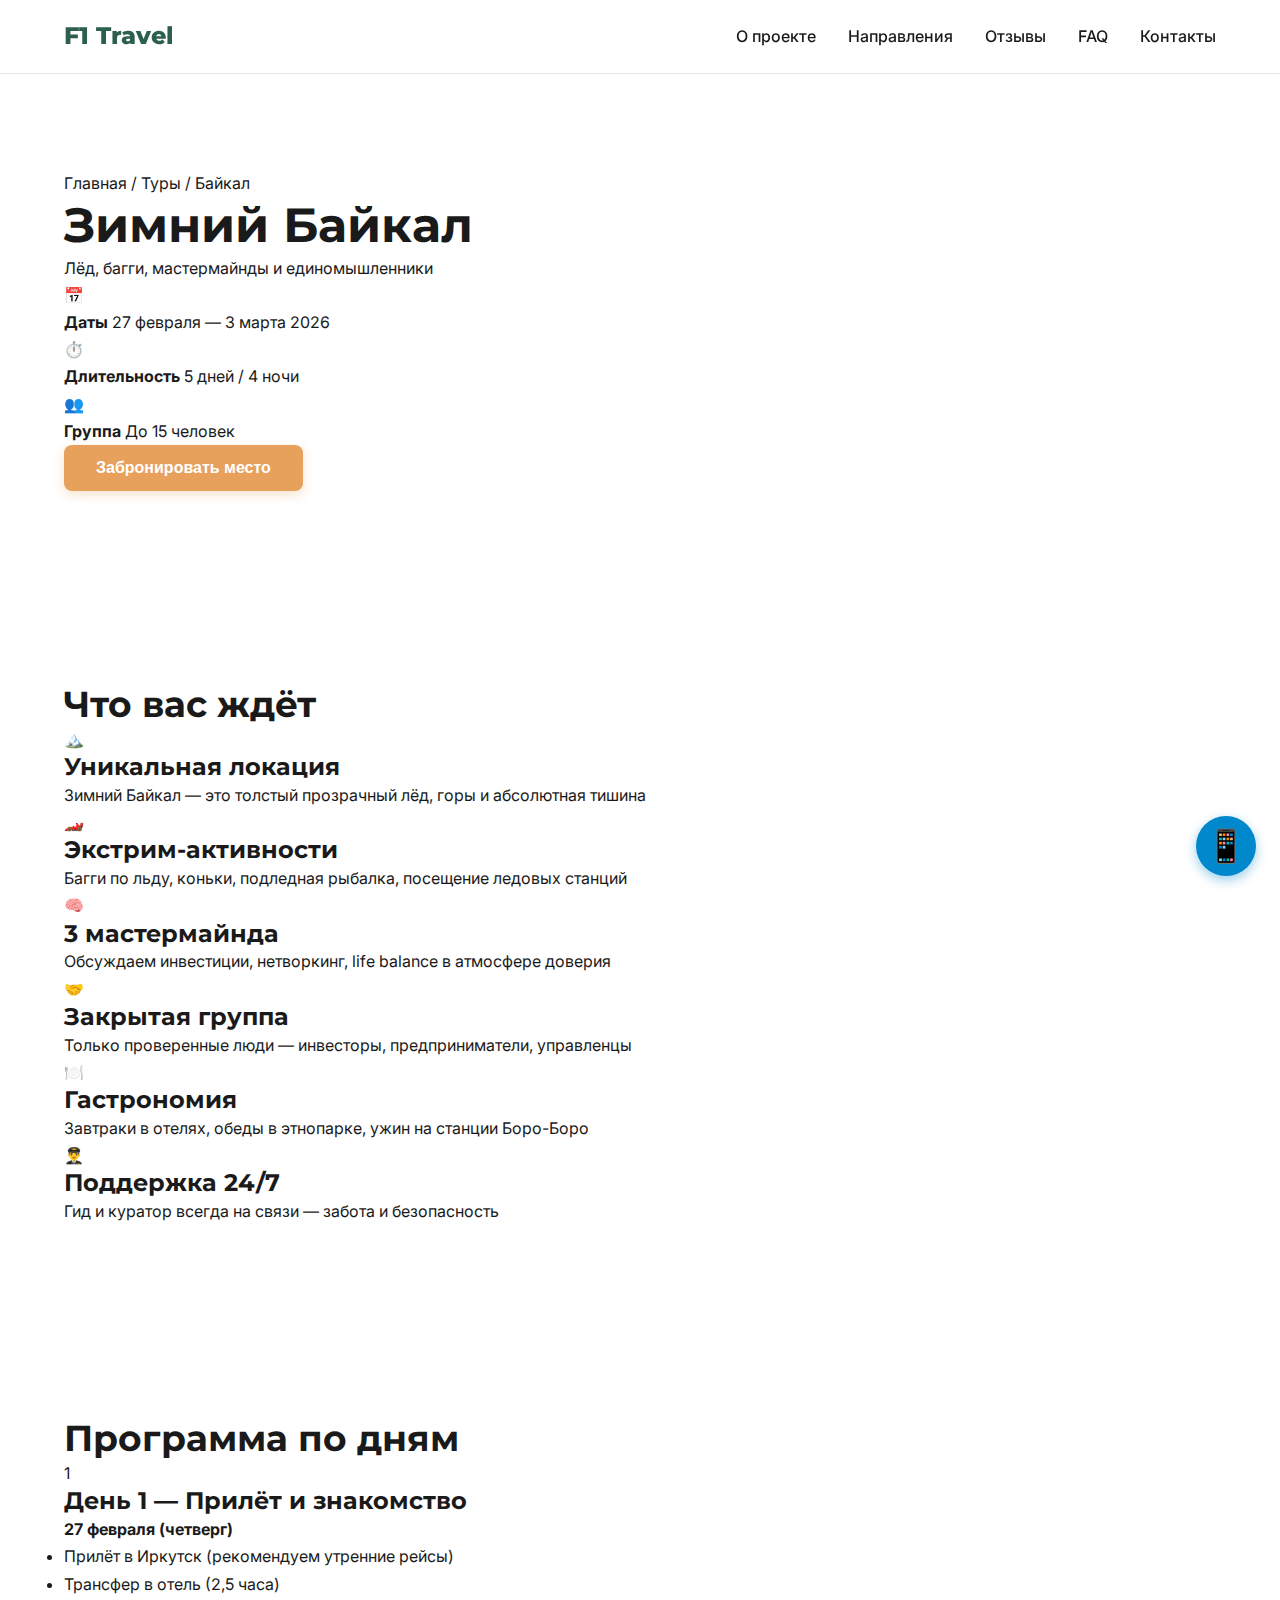
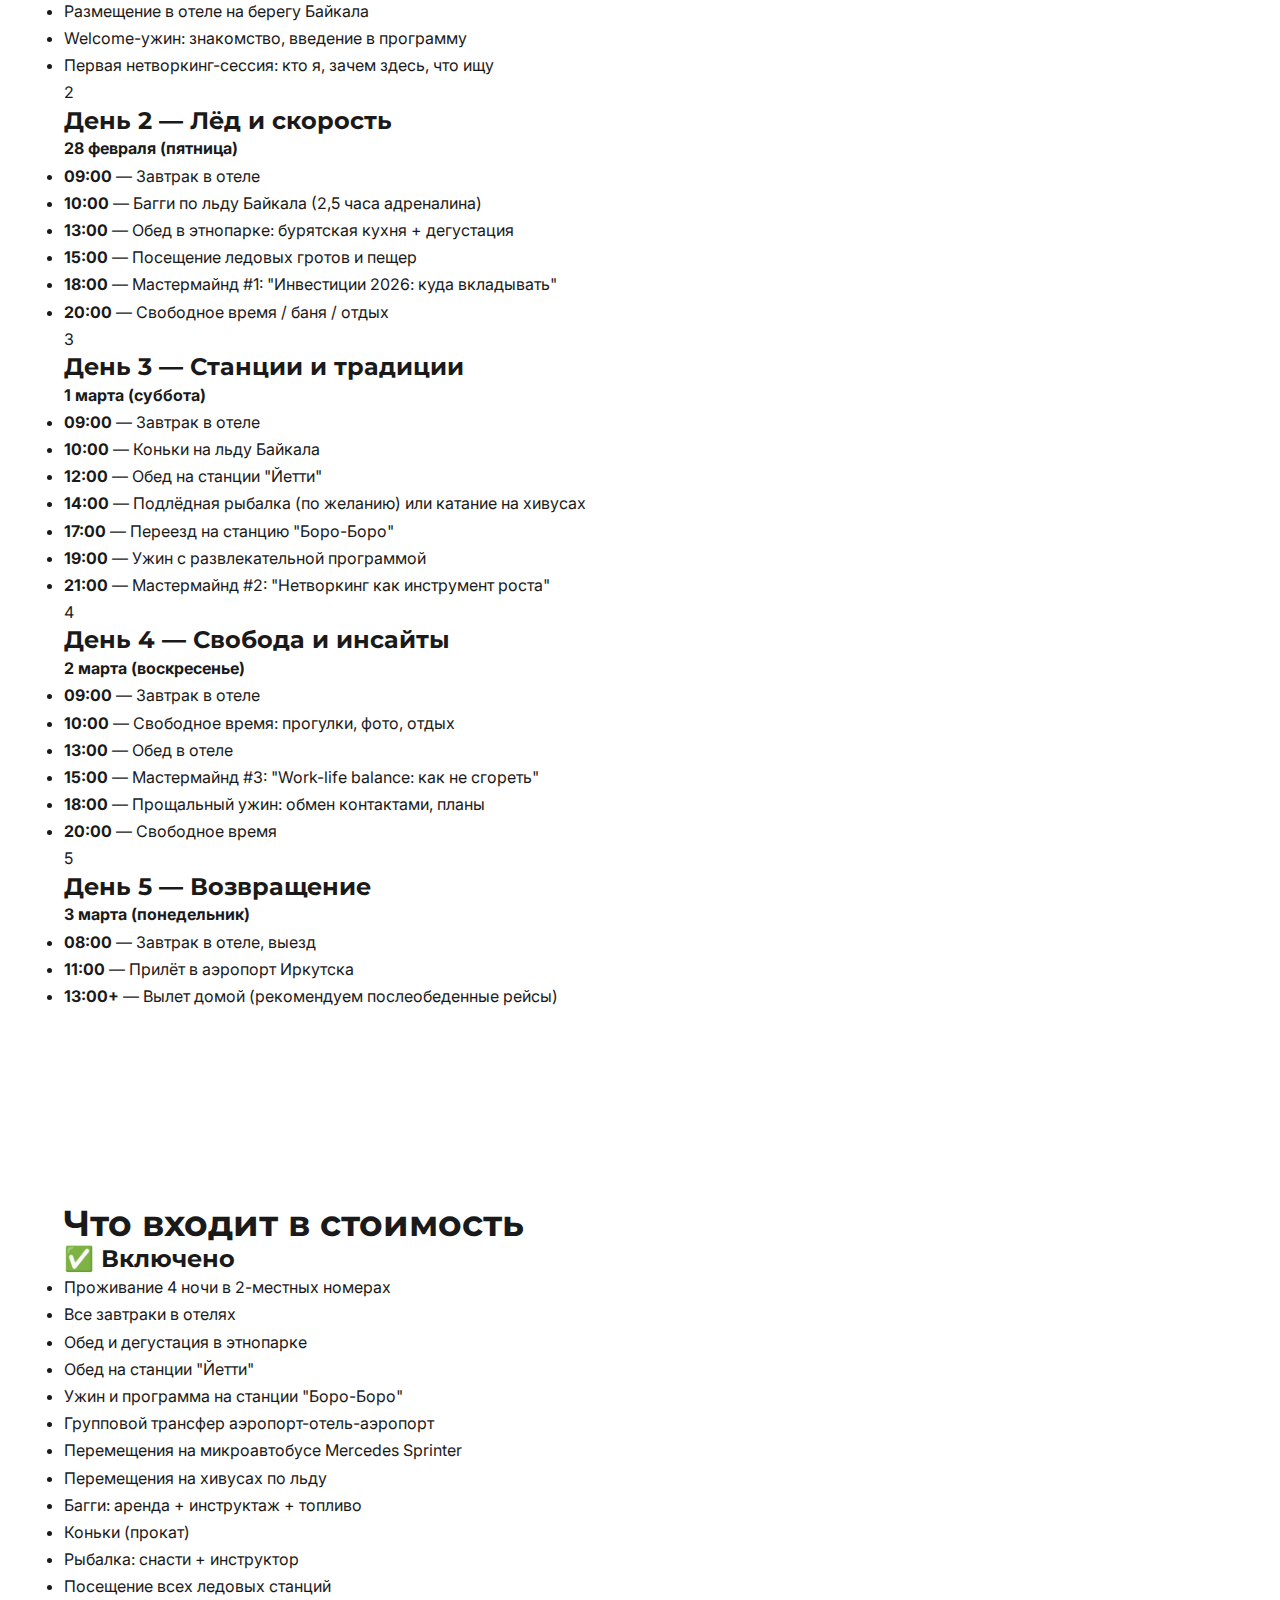
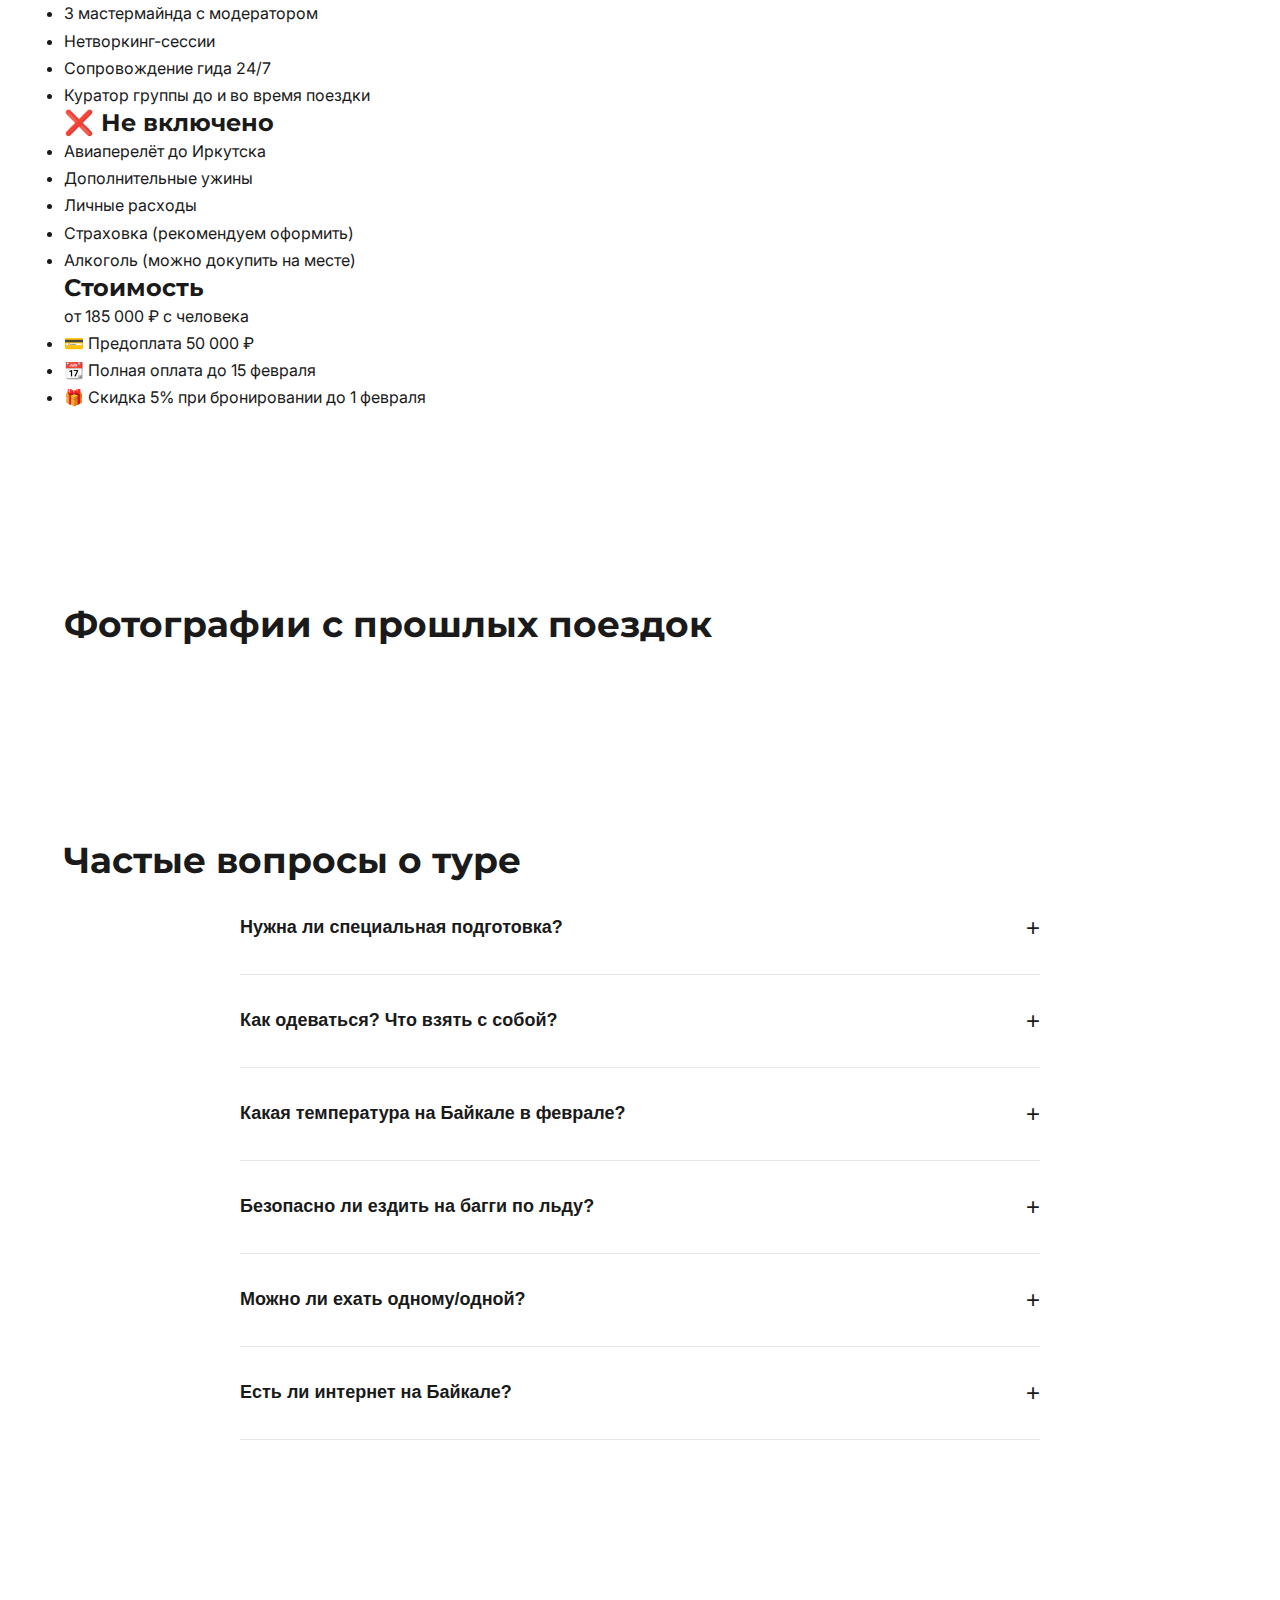
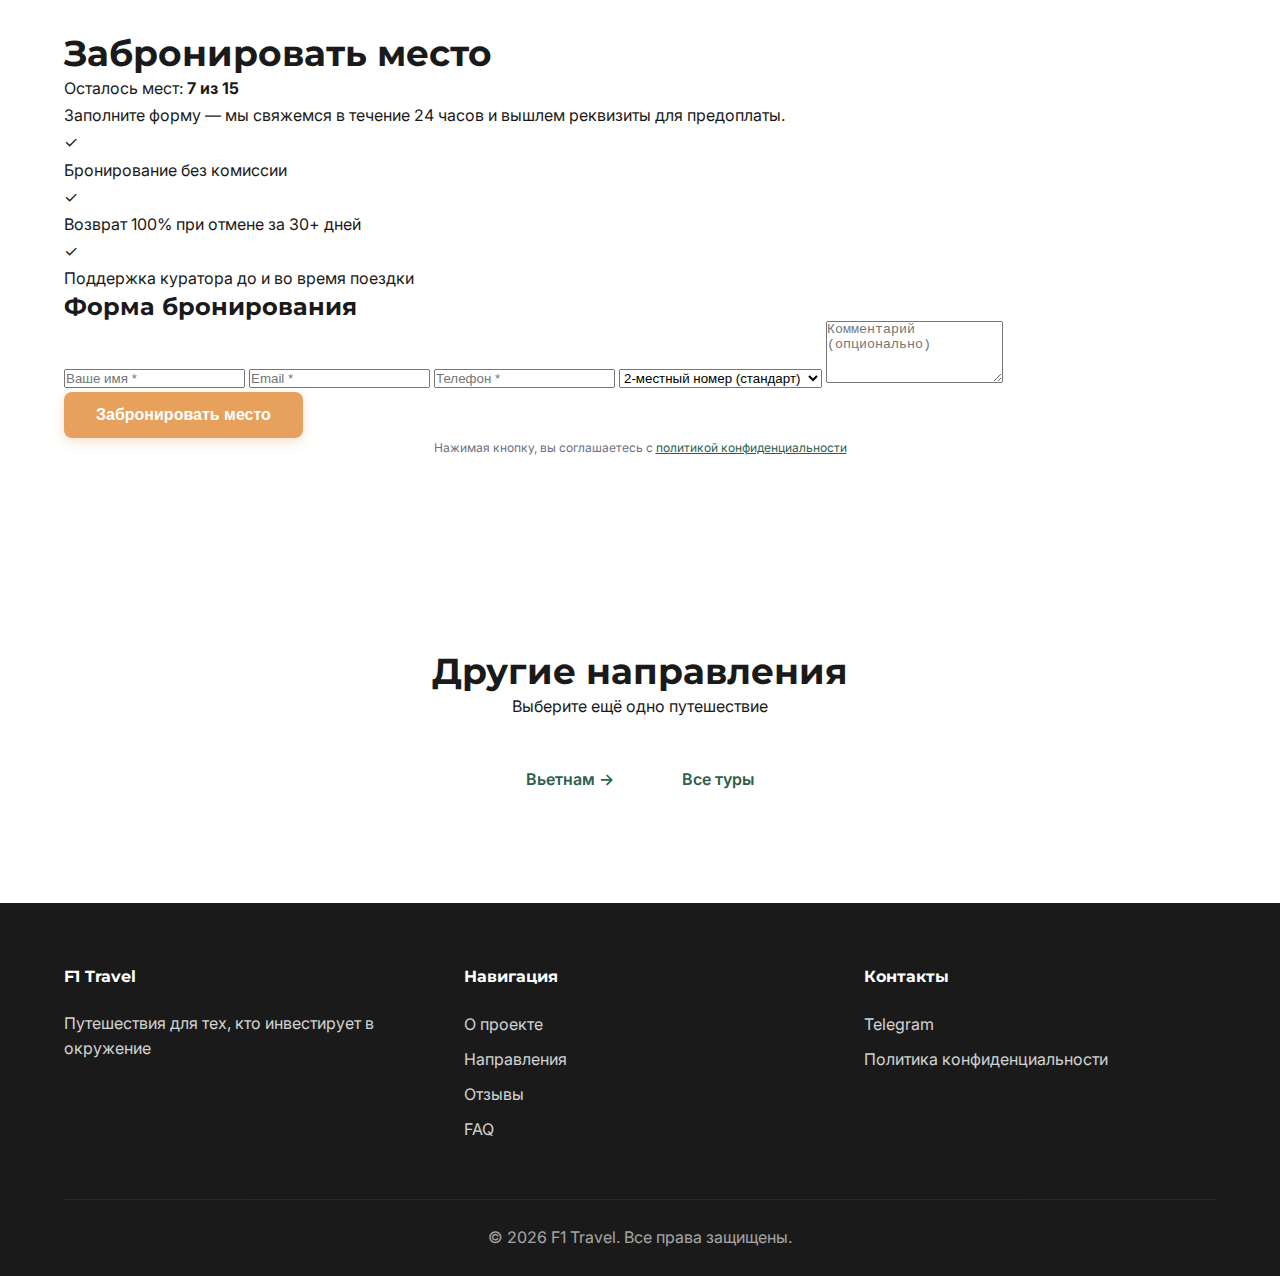
<file: f1-travel/baikal.html>
<!DOCTYPE html>
<html lang="ru">
<head>
    <meta charset="UTF-8">
    <meta name="viewport" content="width=device-width, initial-scale=1.0">
    <meta name="description" content="Зимний Байкал: 5 дней мастермайндов, багги по льду, ледовые станции. Премиальное путешествие для предпринимателей. 27 февраля - 3 марта 2026.">
    <meta property="og:title" content="Байкал — Зимнее путешествие с мастермайндами | F1 Travel">
    <meta property="og:description" content="Багги по льду, ледовые станции, рыбалка и бизнес-нетворкинг в уникальной атмосфере">
    <title>Байкал — Зимнее путешествие | F1 Travel</title>
    <link rel="stylesheet" href="css/style.css">
    <link rel="preconnect" href="https://fonts.googleapis.com">
    <link rel="preconnect" href="https://fonts.gstatic.com" crossorigin>
    <link href="https://fonts.googleapis.com/css2?family=Inter:wght@400;500;600;700&family=Montserrat:wght@700;800&display=swap" rel="stylesheet">
</head>
<body>
    <!-- Navigation -->
    <nav class="nav" id="nav">
        <div class="container">
            <div class="nav-content">
                <a href="index.html" class="logo">F1 Travel</a>
                <button class="nav-toggle" id="navToggle">
                    <span></span>
                    <span></span>
                    <span></span>
                </button>
                <ul class="nav-menu" id="navMenu">
                    <li><a href="index.html#about">О проекте</a></li>
                    <li><a href="index.html#tours">Направления</a></li>
                    <li><a href="index.html#testimonials">Отзывы</a></li>
                    <li><a href="index.html#faq">FAQ</a></li>
                    <li><a href="index.html#contact">Контакты</a></li>
                </ul>
            </div>
        </div>
    </nav>

    <!-- Tour Hero -->
    <section class="tour-hero" style="background-image: url('https://images.unsplash.com/photo-1548267415-d88d10c3aef6?w=1920&q=80')">
        <div class="tour-hero-overlay"></div>
        <div class="container">
            <div class="tour-hero-content">
                <div class="breadcrumbs">
                    <a href="index.html">Главная</a> / <a href="index.html#tours">Туры</a> / <span>Байкал</span>
                </div>
                <h1>Зимний Байкал</h1>
                <p class="tour-hero-subtitle">Лёд, багги, мастермайнды и единомышленники</p>
                <div class="tour-hero-details">
                    <div class="detail-item">
                        <span class="detail-icon">📅</span>
                        <div>
                            <strong>Даты</strong>
                            <span>27 февраля — 3 марта 2026</span>
                        </div>
                    </div>
                    <div class="detail-item">
                        <span class="detail-icon">⏱️</span>
                        <div>
                            <strong>Длительность</strong>
                            <span>5 дней / 4 ночи</span>
                        </div>
                    </div>
                    <div class="detail-item">
                        <span class="detail-icon">👥</span>
                        <div>
                            <strong>Группа</strong>
                            <span>До 15 человек</span>
                        </div>
                    </div>
                </div>
                <button class="btn btn-primary btn-large" onclick="scrollToBooking()">Забронировать место</button>
            </div>
        </div>
    </section>

    <!-- Highlights -->
    <section class="tour-section">
        <div class="container">
            <h2>Что вас ждёт</h2>
            <div class="highlights-grid">
                <div class="highlight-card">
                    <div class="highlight-icon">🏔️</div>
                    <h3>Уникальная локация</h3>
                    <p>Зимний Байкал — это толстый прозрачный лёд, горы и абсолютная тишина</p>
                </div>
                <div class="highlight-card">
                    <div class="highlight-icon">🏎️</div>
                    <h3>Экстрим-активности</h3>
                    <p>Багги по льду, коньки, подледная рыбалка, посещение ледовых станций</p>
                </div>
                <div class="highlight-card">
                    <div class="highlight-icon">🧠</div>
                    <h3>3 мастермайнда</h3>
                    <p>Обсуждаем инвестиции, нетворкинг, life balance в атмосфере доверия</p>
                </div>
                <div class="highlight-card">
                    <div class="highlight-icon">🤝</div>
                    <h3>Закрытая группа</h3>
                    <p>Только проверенные люди — инвесторы, предприниматели, управленцы</p>
                </div>
                <div class="highlight-card">
                    <div class="highlight-icon">🍽️</div>
                    <h3>Гастрономия</h3>
                    <p>Завтраки в отелях, обеды в этнопарке, ужин на станции Боро-Боро</p>
                </div>
                <div class="highlight-card">
                    <div class="highlight-icon">👨‍✈️</div>
                    <h3>Поддержка 24/7</h3>
                    <p>Гид и куратор всегда на связи — забота и безопасность</p>
                </div>
            </div>
        </div>
    </section>

    <!-- Program -->
    <section class="tour-section bg-gray">
        <div class="container">
            <h2>Программа по дням</h2>
            <div class="timeline">
                <div class="timeline-item">
                    <div class="timeline-dot">1</div>
                    <div class="timeline-content">
                        <h3>День 1 — Прилёт и знакомство</h3>
                        <p><strong>27 февраля (четверг)</strong></p>
                        <ul>
                            <li>Прилёт в Иркутск (рекомендуем утренние рейсы)</li>
                            <li>Трансфер в отель (2,5 часа)</li>
                            <li>Размещение в отеле на берегу Байкала</li>
                            <li>Welcome-ужин: знакомство, введение в программу</li>
                            <li>Первая нетворкинг-сессия: кто я, зачем здесь, что ищу</li>
                        </ul>
                    </div>
                </div>
                
                <div class="timeline-item">
                    <div class="timeline-dot">2</div>
                    <div class="timeline-content">
                        <h3>День 2 — Лёд и скорость</h3>
                        <p><strong>28 февраля (пятница)</strong></p>
                        <ul>
                            <li><strong>09:00</strong> — Завтрак в отеле</li>
                            <li><strong>10:00</strong> — Багги по льду Байкала (2,5 часа адреналина)</li>
                            <li><strong>13:00</strong> — Обед в этнопарке: бурятская кухня + дегустация</li>
                            <li><strong>15:00</strong> — Посещение ледовых гротов и пещер</li>
                            <li><strong>18:00</strong> — Мастермайнд #1: "Инвестиции 2026: куда вкладывать"</li>
                            <li><strong>20:00</strong> — Свободное время / баня / отдых</li>
                        </ul>
                    </div>
                </div>

                <div class="timeline-item">
                    <div class="timeline-dot">3</div>
                    <div class="timeline-content">
                        <h3>День 3 — Станции и традиции</h3>
                        <p><strong>1 марта (суббота)</strong></p>
                        <ul>
                            <li><strong>09:00</strong> — Завтрак в отеле</li>
                            <li><strong>10:00</strong> — Коньки на льду Байкала</li>
                            <li><strong>12:00</strong> — Обед на станции "Йетти"</li>
                            <li><strong>14:00</strong> — Подлёдная рыбалка (по желанию) или катание на хивусах</li>
                            <li><strong>17:00</strong> — Переезд на станцию "Боро-Боро"</li>
                            <li><strong>19:00</strong> — Ужин с развлекательной программой</li>
                            <li><strong>21:00</strong> — Мастермайнд #2: "Нетворкинг как инструмент роста"</li>
                        </ul>
                    </div>
                </div>

                <div class="timeline-item">
                    <div class="timeline-dot">4</div>
                    <div class="timeline-content">
                        <h3>День 4 — Свобода и инсайты</h3>
                        <p><strong>2 марта (воскресенье)</strong></p>
                        <ul>
                            <li><strong>09:00</strong> — Завтрак в отеле</li>
                            <li><strong>10:00</strong> — Свободное время: прогулки, фото, отдых</li>
                            <li><strong>13:00</strong> — Обед в отеле</li>
                            <li><strong>15:00</strong> — Мастермайнд #3: "Work-life balance: как не сгореть"</li>
                            <li><strong>18:00</strong> — Прощальный ужин: обмен контактами, планы</li>
                            <li><strong>20:00</strong> — Свободное время</li>
                        </ul>
                    </div>
                </div>

                <div class="timeline-item">
                    <div class="timeline-dot">5</div>
                    <div class="timeline-content">
                        <h3>День 5 — Возвращение</h3>
                        <p><strong>3 марта (понедельник)</strong></p>
                        <ul>
                            <li><strong>08:00</strong> — Завтрак в отеле, выезд</li>
                            <li><strong>11:00</strong> — Прилёт в аэропорт Иркутска</li>
                            <li><strong>13:00+</strong> — Вылет домой (рекомендуем послеобеденные рейсы)</li>
                        </ul>
                    </div>
                </div>
            </div>
        </div>
    </section>

    <!-- What's Included -->
    <section class="tour-section">
        <div class="container">
            <h2>Что входит в стоимость</h2>
            <div class="included-grid">
                <div class="included-col">
                    <h3>✅ Включено</h3>
                    <ul class="included-list">
                        <li>Проживание 4 ночи в 2-местных номерах</li>
                        <li>Все завтраки в отелях</li>
                        <li>Обед и дегустация в этнопарке</li>
                        <li>Обед на станции "Йетти"</li>
                        <li>Ужин и программа на станции "Боро-Боро"</li>
                        <li>Групповой трансфер аэропорт-отель-аэропорт</li>
                        <li>Перемещения на микроавтобусе Mercedes Sprinter</li>
                        <li>Перемещения на хивусах по льду</li>
                        <li>Багги: аренда + инструктаж + топливо</li>
                        <li>Коньки (прокат)</li>
                        <li>Рыбалка: снасти + инструктор</li>
                        <li>Посещение всех ледовых станций</li>
                        <li>3 мастермайнда с модератором</li>
                        <li>Нетворкинг-сессии</li>
                        <li>Сопровождение гида 24/7</li>
                        <li>Куратор группы до и во время поездки</li>
                    </ul>
                </div>
                <div class="included-col">
                    <h3>❌ Не включено</h3>
                    <ul class="included-list">
                        <li>Авиаперелёт до Иркутска</li>
                        <li>Дополнительные ужины</li>
                        <li>Личные расходы</li>
                        <li>Страховка (рекомендуем оформить)</li>
                        <li>Алкоголь (можно докупить на месте)</li>
                    </ul>
                    <div class="pricing-card">
                        <h3>Стоимость</h3>
                        <div class="price">
                            <span class="price-amount">от 185 000 ₽</span>
                            <span class="price-note">с человека</span>
                        </div>
                        <ul class="price-details">
                            <li>💳 Предоплата 50 000 ₽</li>
                            <li>📆 Полная оплата до 15 февраля</li>
                            <li>🎁 Скидка 5% при бронировании до 1 февраля</li>
                        </ul>
                    </div>
                </div>
            </div>
        </div>
    </section>

    <!-- Gallery -->
    <section class="tour-section bg-gray">
        <div class="container">
            <h2>Фотографии с прошлых поездок</h2>
            <div class="gallery-grid">
                <div class="gallery-item" style="background-image: url('https://images.unsplash.com/photo-1578070181910-f1e514afdd08?w=800&q=80')"></div>
                <div class="gallery-item" style="background-image: url('https://images.unsplash.com/photo-1483664852095-d6cc6870702d?w=800&q=80')"></div>
                <div class="gallery-item" style="background-image: url('https://images.unsplash.com/photo-1519904981063-b0cf448d479e?w=800&q=80')"></div>
                <div class="gallery-item" style="background-image: url('https://images.unsplash.com/photo-1506905925346-21bda4d32df4?w=800&q=80')"></div>
                <div class="gallery-item" style="background-image: url('https://images.unsplash.com/photo-1421091242698-34f6ad7fc088?w=800&q=80')"></div>
                <div class="gallery-item" style="background-image: url('https://images.unsplash.com/photo-1517299321609-52687d1bc55a?w=800&q=80')"></div>
            </div>
        </div>
    </section>

    <!-- Tour FAQ -->
    <section class="tour-section">
        <div class="container">
            <h2>Частые вопросы о туре</h2>
            <div class="faq-list">
                <div class="faq-item">
                    <button class="faq-question">
                        <span>Нужна ли специальная подготовка?</span>
                        <span class="faq-icon">+</span>
                    </button>
                    <div class="faq-answer">
                        <p>Нет. Все активности адаптированы для любого уровня физподготовки. Багги управляется легко, коньки — опционально, рыбалка — спокойное занятие.</p>
                    </div>
                </div>
                <div class="faq-item">
                    <button class="faq-question">
                        <span>Как одеваться? Что взять с собой?</span>
                        <span class="faq-icon">+</span>
                    </button>
                    <div class="faq-answer">
                        <p>Зимняя одежда: пуховик, термобельё, тёплые ботинки, шапка, перчатки. Солнцезащитные очки (от отражения льда). Термос (опционально). Подробный чек-лист вышлем после бронирования.</p>
                    </div>
                </div>
                <div class="faq-item">
                    <button class="faq-question">
                        <span>Какая температура на Байкале в феврале?</span>
                        <span class="faq-icon">+</span>
                    </button>
                    <div class="faq-answer">
                        <p>Днём: от -5°C до -15°C. Ночью: до -25°C. Но благодаря сухому климату переносится легче, чем в европейской части России.</p>
                    </div>
                </div>
                <div class="faq-item">
                    <button class="faq-question">
                        <span>Безопасно ли ездить на багги по льду?</span>
                        <span class="faq-icon">+</span>
                    </button>
                    <div class="faq-answer">
                        <p>Да. Толщина льда в феврале — более 1 метра. Маршруты проверены, инструкторы опытные, багги — специально оборудованные.</p>
                    </div>
                </div>
                <div class="faq-item">
                    <button class="faq-question">
                        <span>Можно ли ехать одному/одной?</span>
                        <span class="faq-icon">+</span>
                    </button>
                    <div class="faq-answer">
                        <p>Конечно! Более 40% участников приезжают без пары. Размещение возможно в 1-местных номерах (доплата 15 000 ₽).</p>
                    </div>
                </div>
                <div class="faq-item">
                    <button class="faq-question">
                        <span>Есть ли интернет на Байкале?</span>
                        <span class="faq-icon">+</span>
                    </button>
                    <div class="faq-answer">
                        <p>В отелях — да (Wi-Fi). На льду — мобильная связь работает не везде (Мегафон и МТС лучше). Рекомендуем отключиться от работы и погрузиться в момент :)</p>
                    </div>
                </div>
            </div>
        </div>
    </section>

    <!-- Booking Form -->
    <section class="booking-section" id="booking">
        <div class="container">
            <div class="booking-content">
                <div class="booking-info">
                    <h2>Забронировать место</h2>
                    <p>Осталось мест: <strong>7 из 15</strong></p>
                    <p>Заполните форму — мы свяжемся в течение 24 часов и вышлем реквизиты для предоплаты.</p>
                    <div class="booking-features">
                        <div class="booking-feature">
                            <span>✓</span>
                            <p>Бронирование без комиссии</p>
                        </div>
                        <div class="booking-feature">
                            <span>✓</span>
                            <p>Возврат 100% при отмене за 30+ дней</p>
                        </div>
                        <div class="booking-feature">
                            <span>✓</span>
                            <p>Поддержка куратора до и во время поездки</p>
                        </div>
                    </div>
                </div>
                <form class="booking-form" id="bookingForm">
                    <h3>Форма бронирования</h3>
                    <input type="hidden" name="tour" value="baikal">
                    <input type="text" name="name" placeholder="Ваше имя *" required>
                    <input type="email" name="email" placeholder="Email *" required>
                    <input type="tel" name="phone" placeholder="Телефон *" required>
                    <select name="roomType">
                        <option value="double">2-местный номер (стандарт)</option>
                        <option value="single">1-местный номер (+15 000 ₽)</option>
                    </select>
                    <textarea name="message" rows="4" placeholder="Комментарий (опционально)"></textarea>
                    <button type="submit" class="btn btn-primary btn-large">Забронировать место</button>
                    <p class="form-privacy">Нажимая кнопку, вы соглашаетесь с <a href="/privacy">политикой конфиденциальности</a></p>
                </form>
            </div>
        </div>
    </section>

    <!-- Back to Tours -->
    <section class="tour-section bg-gray">
        <div class="container" style="text-align: center;">
            <h2>Другие направления</h2>
            <p style="margin-bottom: 32px;">Выберите ещё одно путешествие</p>
            <div class="back-links">
                <a href="vietnam.html" class="btn btn-secondary">Вьетнам →</a>
                <a href="index.html#tours" class="btn btn-secondary">Все туры</a>
            </div>
        </div>
    </section>

    <!-- Footer -->
    <footer class="footer">
        <div class="container">
            <div class="footer-content">
                <div class="footer-col">
                    <h4>F1 Travel</h4>
                    <p>Путешествия для тех, кто инвестирует в окружение</p>
                </div>
                <div class="footer-col">
                    <h4>Навигация</h4>
                    <ul>
                        <li><a href="index.html#about">О проекте</a></li>
                        <li><a href="index.html#tours">Направления</a></li>
                        <li><a href="index.html#testimonials">Отзывы</a></li>
                        <li><a href="index.html#faq">FAQ</a></li>
                    </ul>
                </div>
                <div class="footer-col">
                    <h4>Контакты</h4>
                    <ul>
                        <li><a href="https://t.me/Insightful_Travels" target="_blank">Telegram</a></li>
                        <li><a href="/privacy">Политика конфиденциальности</a></li>
                    </ul>
                </div>
            </div>
            <div class="footer-bottom">
                <p>&copy; 2026 F1 Travel. Все права защищены.</p>
            </div>
        </div>
    </footer>

    <script src="js/script.js"></script>
    <script>
        function scrollToBooking() {
            document.getElementById('booking').scrollIntoView({ behavior: 'smooth' });
        }
        
        // Handle booking form
        document.getElementById('bookingForm').addEventListener('submit', function(e) {
            e.preventDefault();
            alert('Спасибо! Мы получили вашу заявку на Байкал и свяжемся с вами в течение 24 часов.');
            this.reset();
        });
    </script>
</body>
</html>
</file>
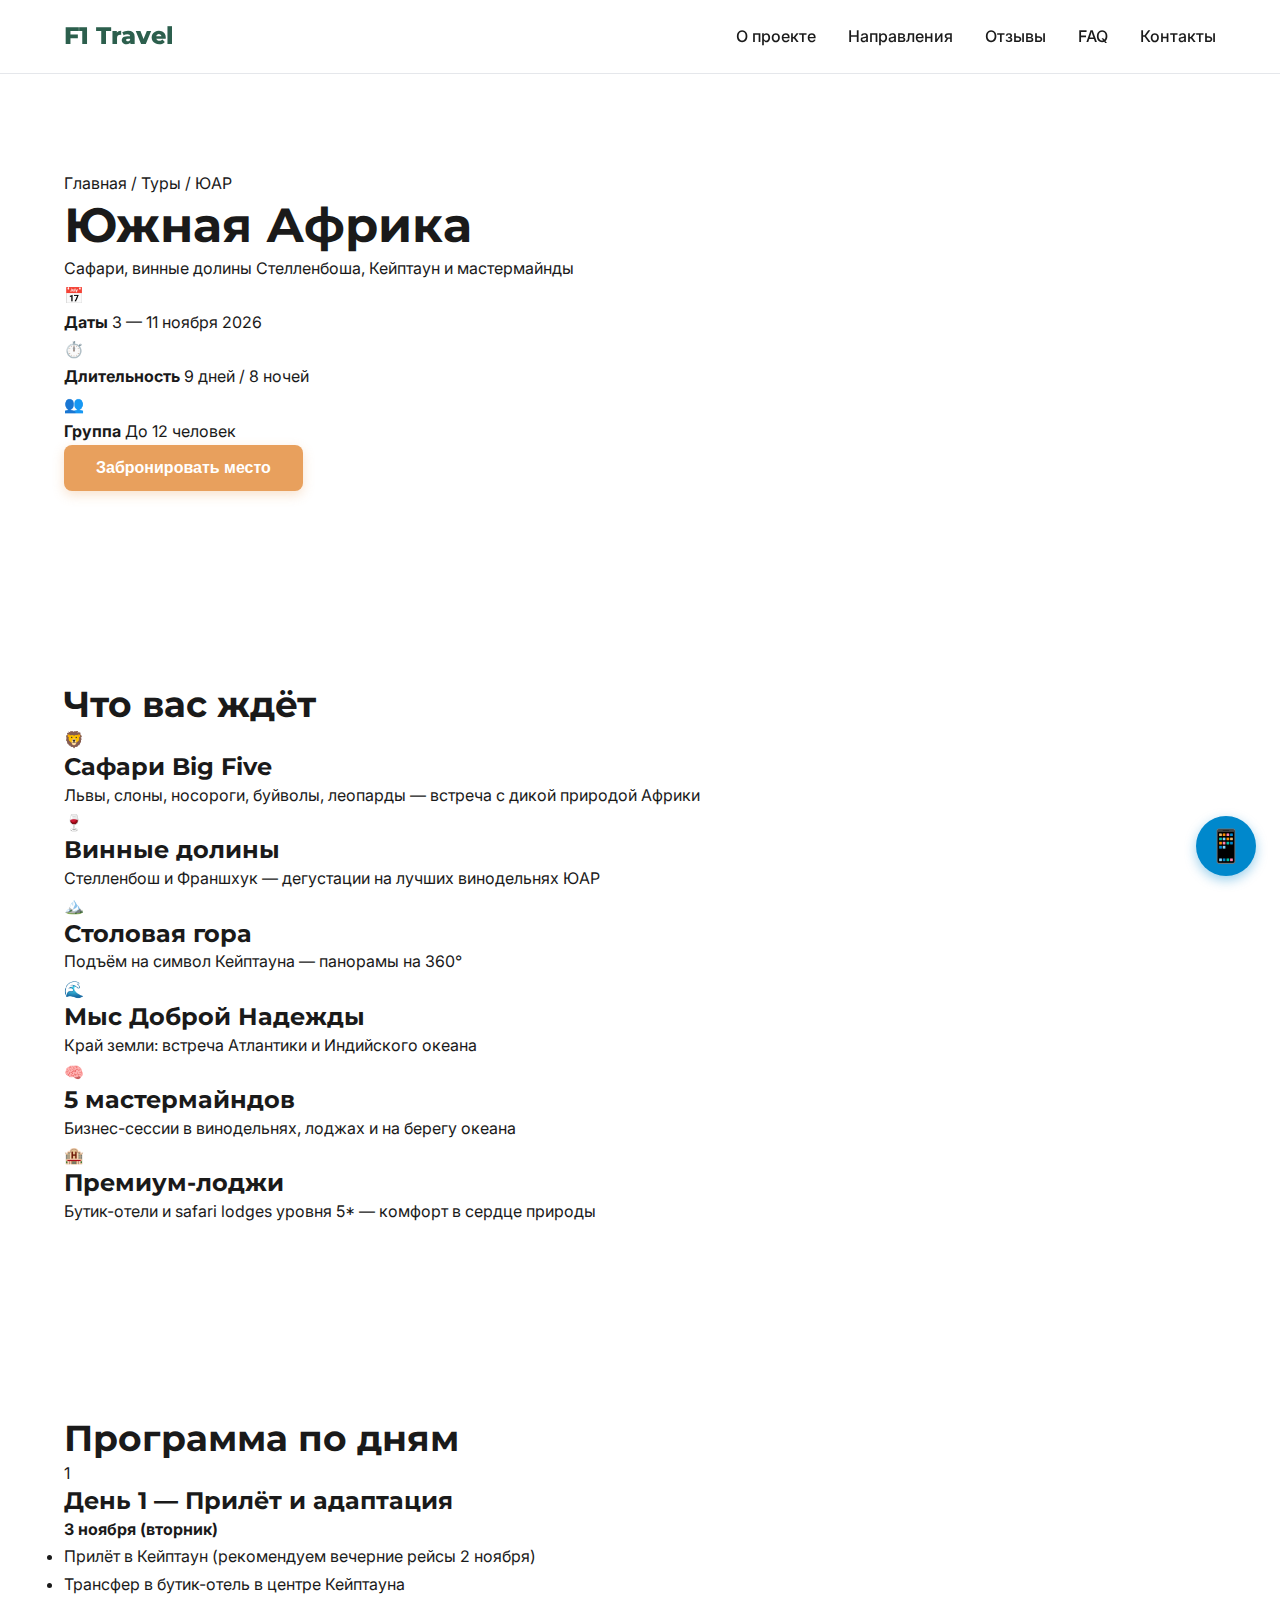
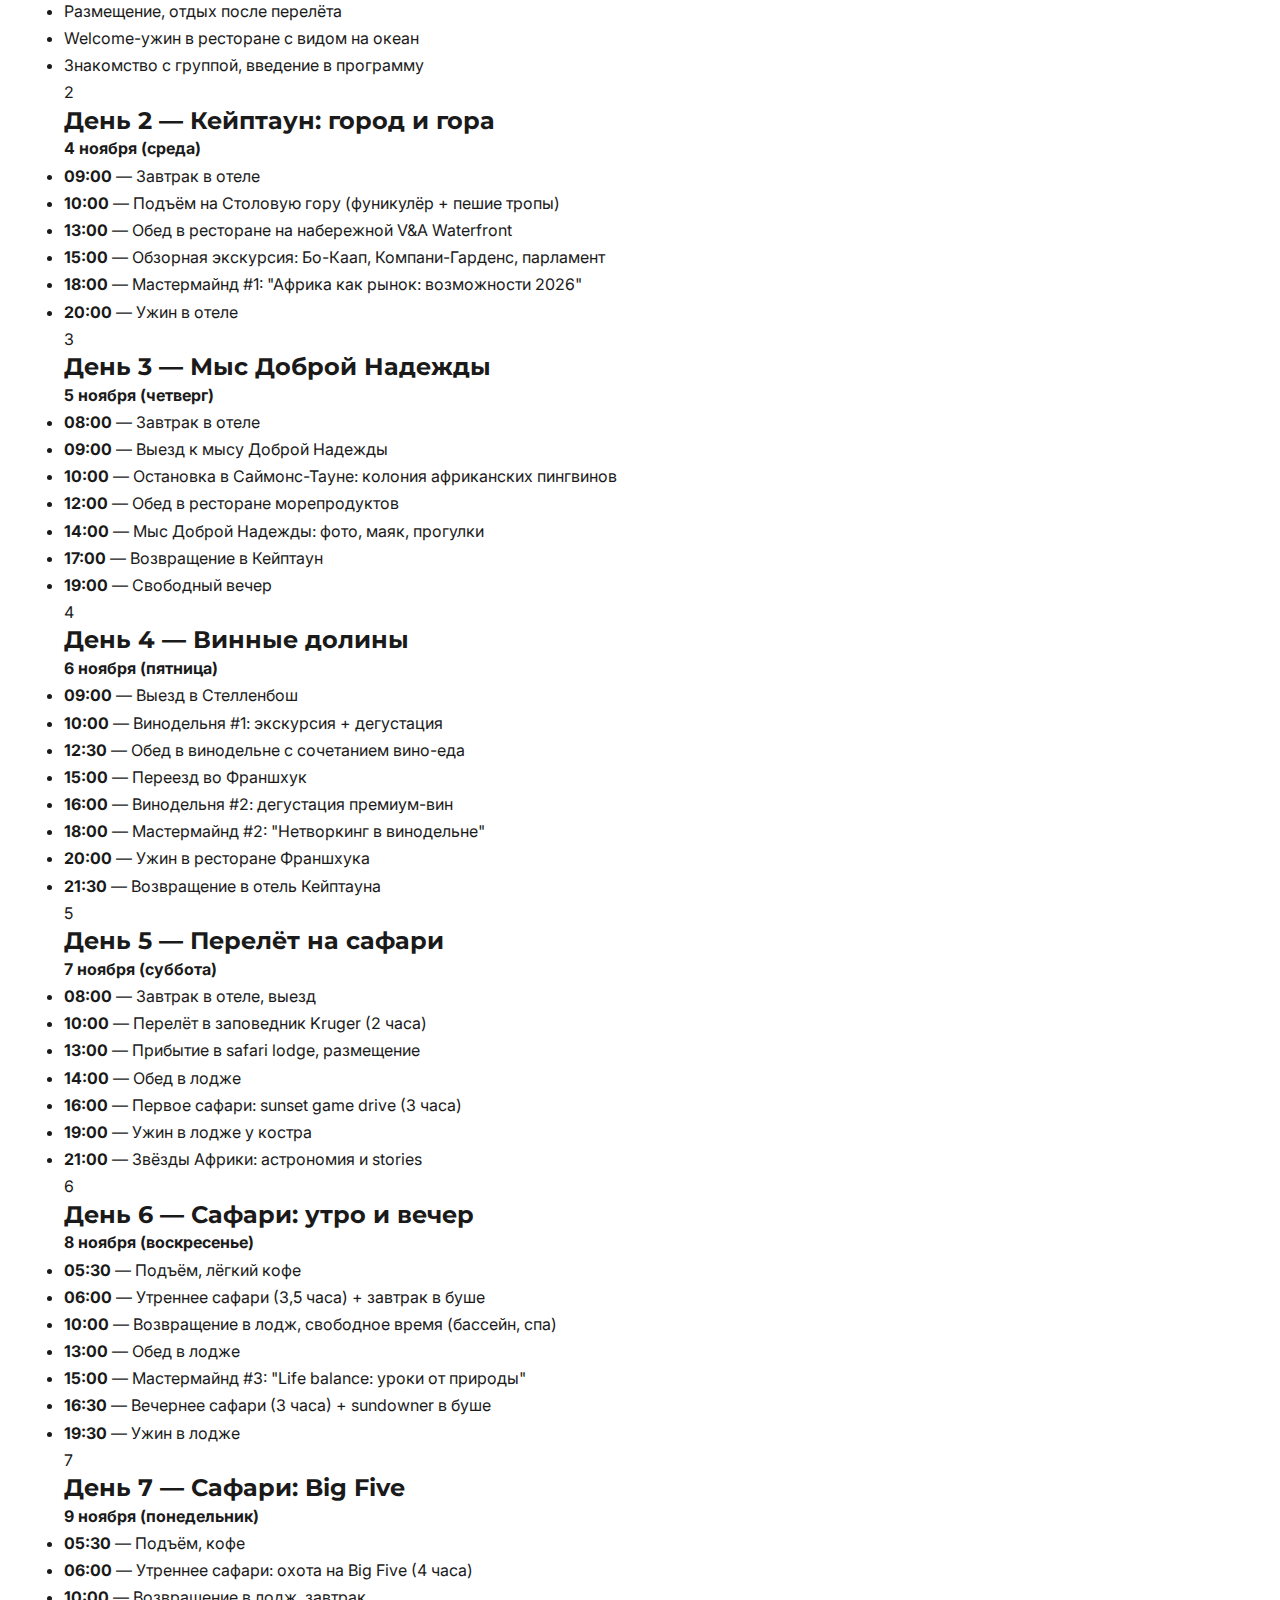
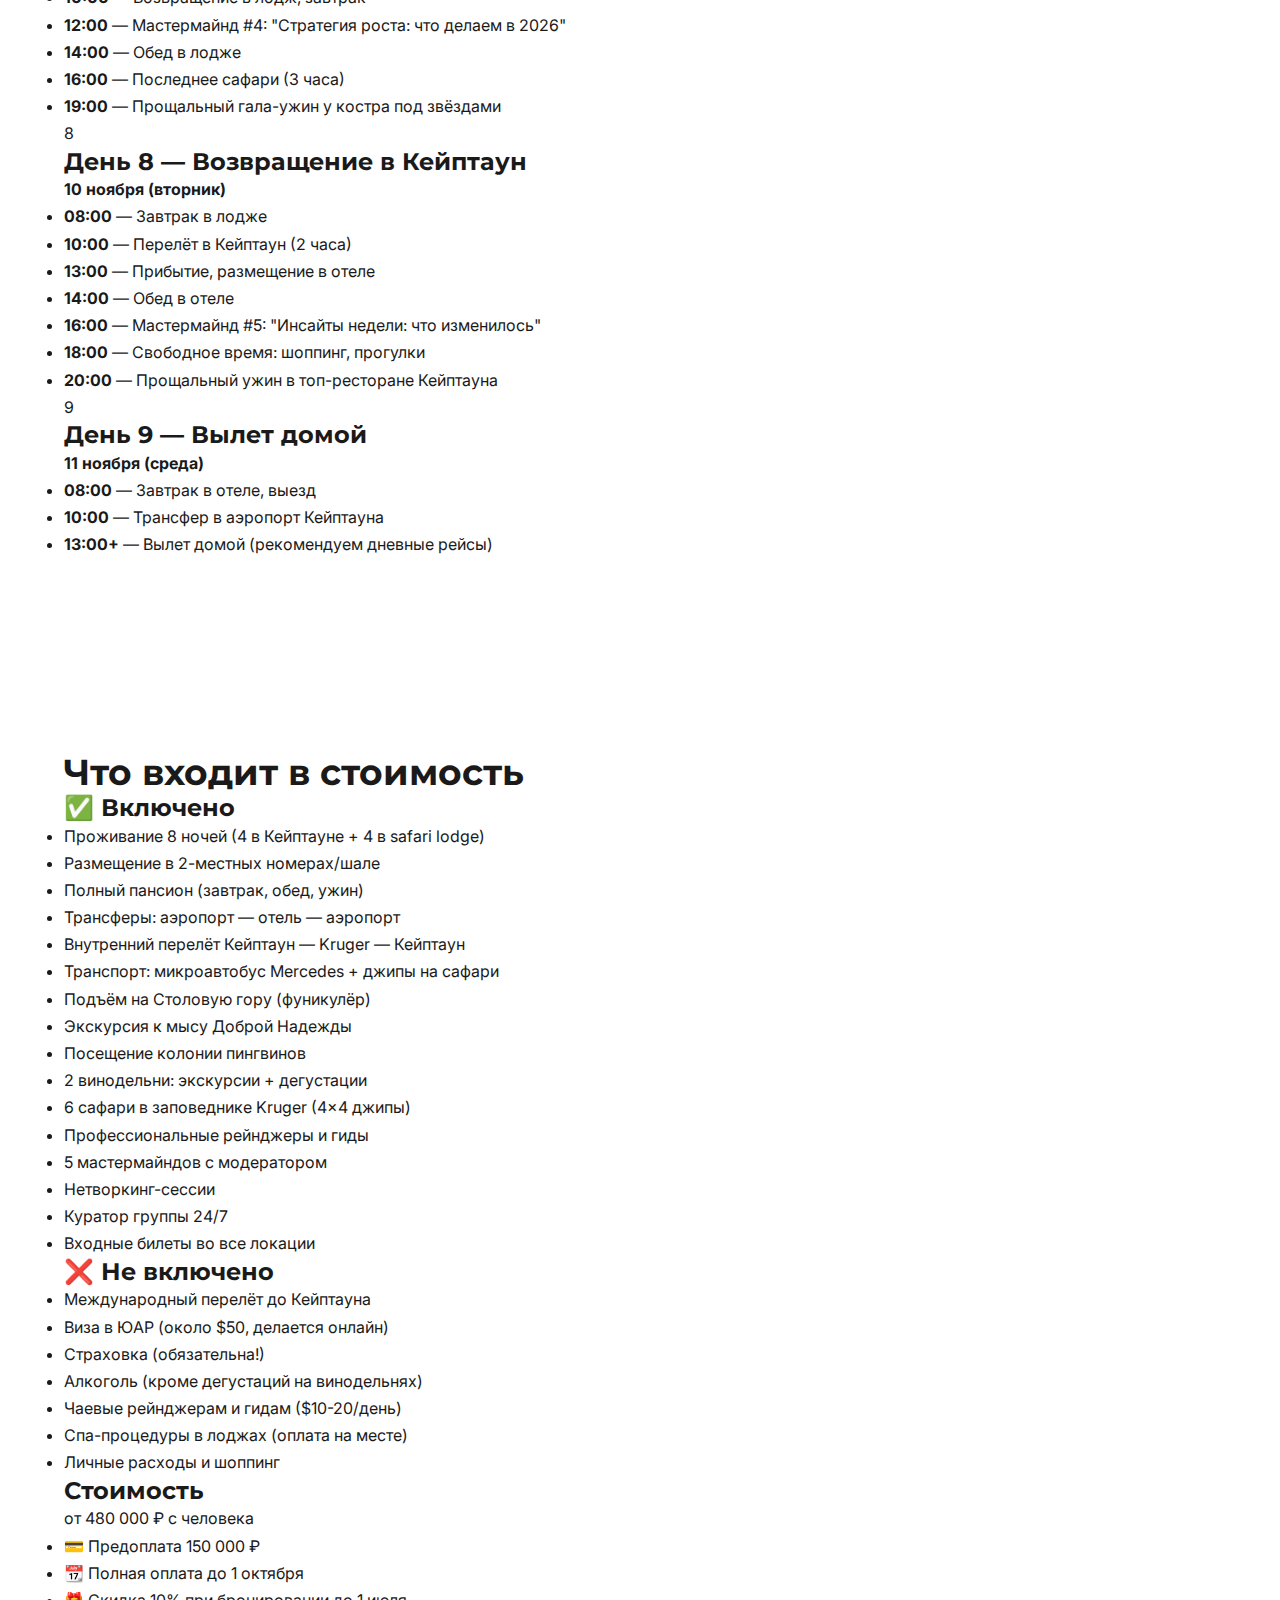
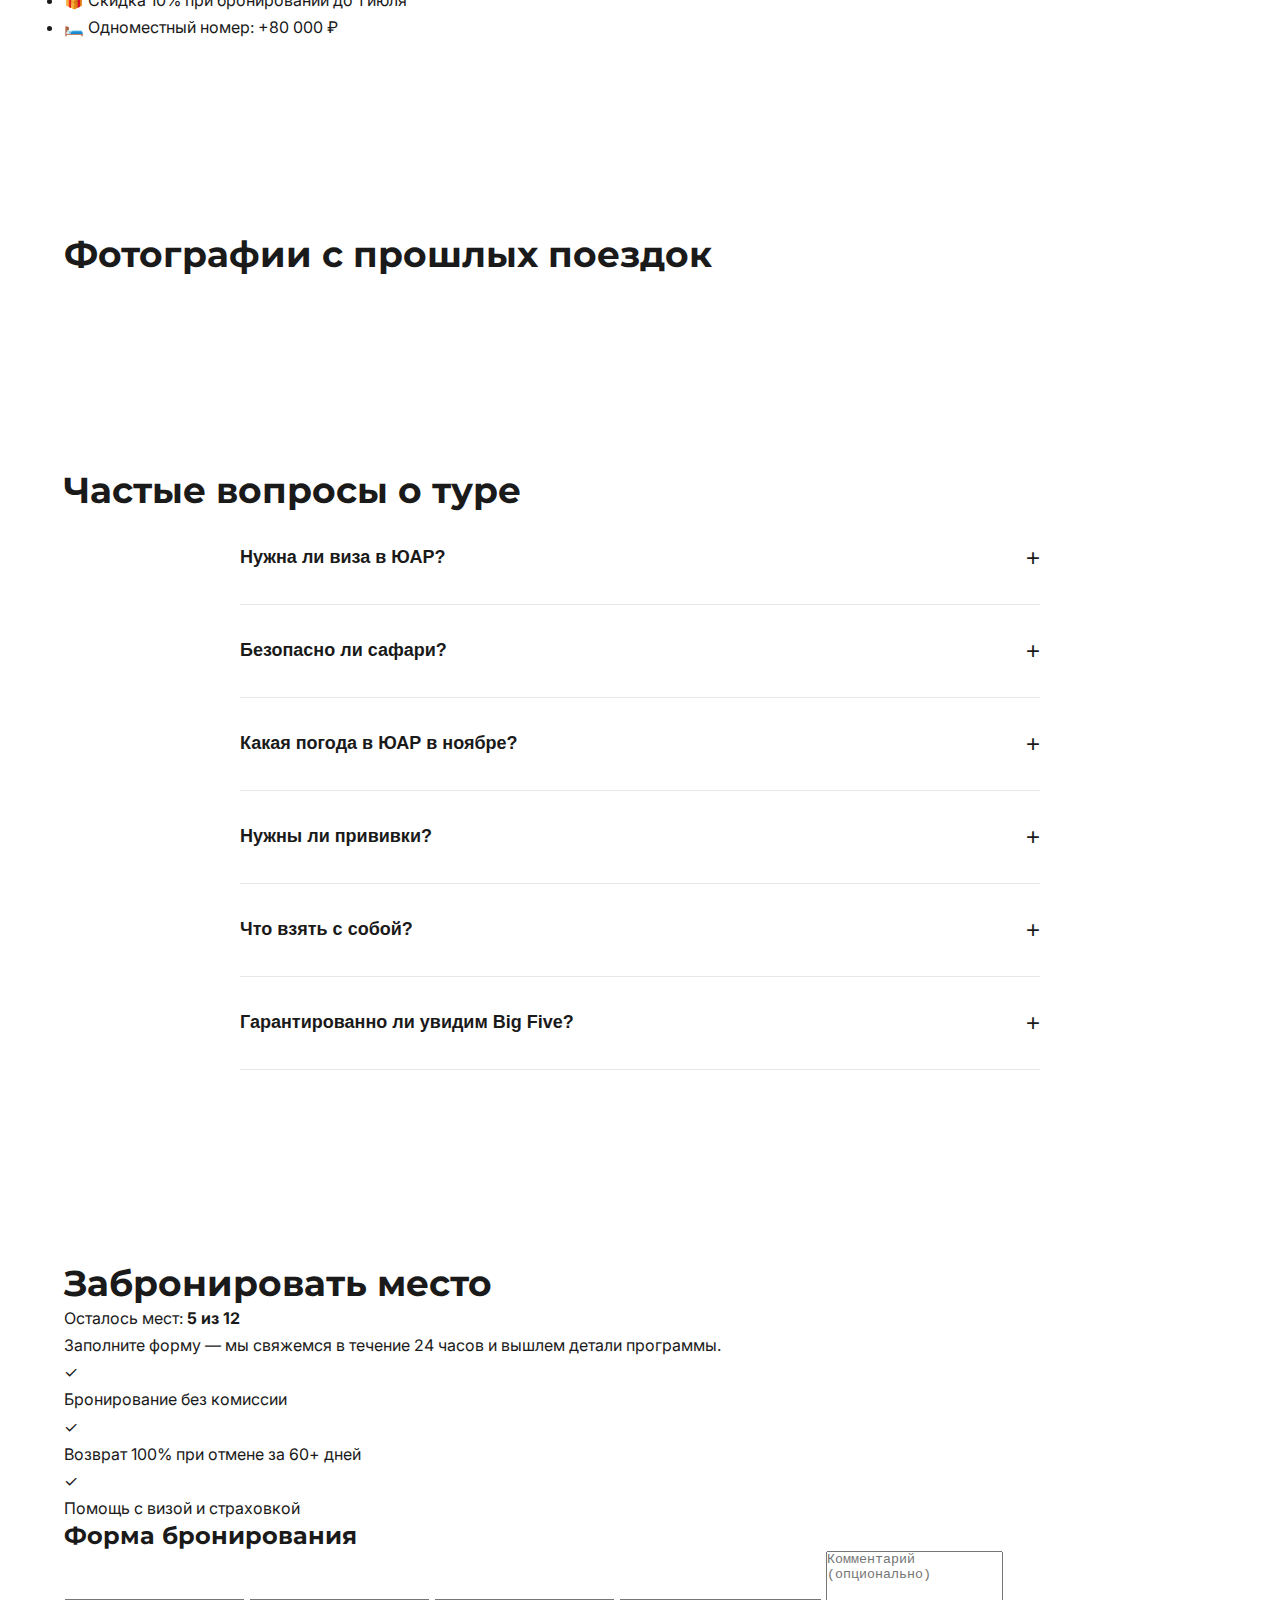
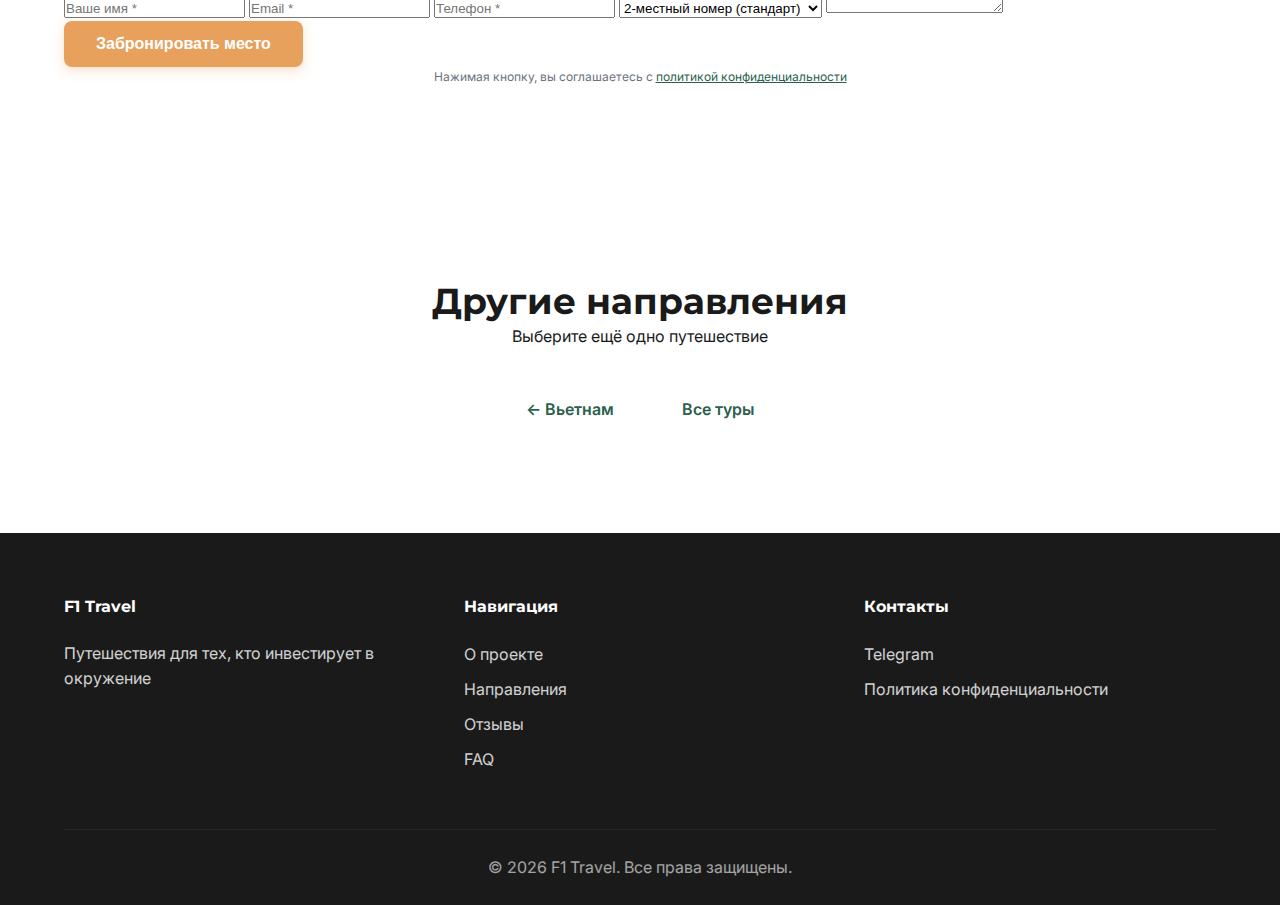
<file: f1-travel/southafrica.html>
<!DOCTYPE html>
<html lang="ru">
<head>
    <meta charset="UTF-8">
    <meta name="viewport" content="width=device-width, initial-scale=1.0">
    <meta name="description" content="Южная Африка: сафари, винные долины, Кейптаун и мастермайнды для предпринимателей. 9 дней премиального путешествия. 3-11 ноября 2026.">
    <meta property="og:title" content="ЮАР — Сафари и винные долины | F1 Travel">
    <meta property="og:description" content="Большая Африка: дикая природа, лучшие вина и бизнес-нетворкинг">
    <title>ЮАР — Сафари и вина | F1 Travel</title>
    <link rel="stylesheet" href="css/style.css">
    <link rel="preconnect" href="https://fonts.googleapis.com">
    <link rel="preconnect" href="https://fonts.gstatic.com" crossorigin>
    <link href="https://fonts.googleapis.com/css2?family=Inter:wght@400;500;600;700&family=Montserrat:wght@700;800&display=swap" rel="stylesheet">
</head>
<body>
    <!-- Navigation -->
    <nav class="nav" id="nav">
        <div class="container">
            <div class="nav-content">
                <a href="index.html" class="logo">F1 Travel</a>
                <button class="nav-toggle" id="navToggle">
                    <span></span>
                    <span></span>
                    <span></span>
                </button>
                <ul class="nav-menu" id="navMenu">
                    <li><a href="index.html#about">О проекте</a></li>
                    <li><a href="index.html#tours">Направления</a></li>
                    <li><a href="index.html#testimonials">Отзывы</a></li>
                    <li><a href="index.html#faq">FAQ</a></li>
                    <li><a href="index.html#contact">Контакты</a></li>
                </ul>
            </div>
        </div>
    </nav>

    <!-- Tour Hero -->
    <section class="tour-hero" style="background-image: url('https://i.1.creatium.io/disk2/0f/b3/5b/61951a1b4ebb4cfbe830ad11c0c1aaa2a1/img_1162.webp')">
        <div class="tour-hero-overlay"></div>
        <div class="container">
            <div class="tour-hero-content">
                <div class="breadcrumbs">
                    <a href="index.html">Главная</a> / <a href="index.html#tours">Туры</a> / <span>ЮАР</span>
                </div>
                <h1>Южная Африка</h1>
                <p class="tour-hero-subtitle">Сафари, винные долины Стелленбоша, Кейптаун и мастермайнды</p>
                <div class="tour-hero-details">
                    <div class="detail-item">
                        <span class="detail-icon">📅</span>
                        <div>
                            <strong>Даты</strong>
                            <span>3 — 11 ноября 2026</span>
                        </div>
                    </div>
                    <div class="detail-item">
                        <span class="detail-icon">⏱️</span>
                        <div>
                            <strong>Длительность</strong>
                            <span>9 дней / 8 ночей</span>
                        </div>
                    </div>
                    <div class="detail-item">
                        <span class="detail-icon">👥</span>
                        <div>
                            <strong>Группа</strong>
                            <span>До 12 человек</span>
                        </div>
                    </div>
                </div>
                <button class="btn btn-primary btn-large" onclick="scrollToBooking()">Забронировать место</button>
            </div>
        </div>
    </section>

    <!-- Highlights -->
    <section class="tour-section">
        <div class="container">
            <h2>Что вас ждёт</h2>
            <div class="highlights-grid">
                <div class="highlight-card">
                    <div class="highlight-icon">🦁</div>
                    <h3>Сафари Big Five</h3>
                    <p>Львы, слоны, носороги, буйволы, леопарды — встреча с дикой природой Африки</p>
                </div>
                <div class="highlight-card">
                    <div class="highlight-icon">🍷</div>
                    <h3>Винные долины</h3>
                    <p>Стелленбош и Франшхук — дегустации на лучших винодельнях ЮАР</p>
                </div>
                <div class="highlight-card">
                    <div class="highlight-icon">🏔️</div>
                    <h3>Столовая гора</h3>
                    <p>Подъём на символ Кейптауна — панорамы на 360°</p>
                </div>
                <div class="highlight-card">
                    <div class="highlight-icon">🌊</div>
                    <h3>Мыс Доброй Надежды</h3>
                    <p>Край земли: встреча Атлантики и Индийского океана</p>
                </div>
                <div class="highlight-card">
                    <div class="highlight-icon">🧠</div>
                    <h3>5 мастермайндов</h3>
                    <p>Бизнес-сессии в винодельнях, лоджах и на берегу океана</p>
                </div>
                <div class="highlight-card">
                    <div class="highlight-icon">🏨</div>
                    <h3>Премиум-лоджи</h3>
                    <p>Бутик-отели и safari lodges уровня 5* — комфорт в сердце природы</p>
                </div>
            </div>
        </div>
    </section>

    <!-- Program -->
    <section class="tour-section bg-gray">
        <div class="container">
            <h2>Программа по дням</h2>
            <div class="timeline">
                <div class="timeline-item">
                    <div class="timeline-dot">1</div>
                    <div class="timeline-content">
                        <h3>День 1 — Прилёт и адаптация</h3>
                        <p><strong>3 ноября (вторник)</strong></p>
                        <ul>
                            <li>Прилёт в Кейптаун (рекомендуем вечерние рейсы 2 ноября)</li>
                            <li>Трансфер в бутик-отель в центре Кейптауна</li>
                            <li>Размещение, отдых после перелёта</li>
                            <li>Welcome-ужин в ресторане с видом на океан</li>
                            <li>Знакомство с группой, введение в программу</li>
                        </ul>
                    </div>
                </div>
                
                <div class="timeline-item">
                    <div class="timeline-dot">2</div>
                    <div class="timeline-content">
                        <h3>День 2 — Кейптаун: город и гора</h3>
                        <p><strong>4 ноября (среда)</strong></p>
                        <ul>
                            <li><strong>09:00</strong> — Завтрак в отеле</li>
                            <li><strong>10:00</strong> — Подъём на Столовую гору (фуникулёр + пешие тропы)</li>
                            <li><strong>13:00</strong> — Обед в ресторане на набережной V&A Waterfront</li>
                            <li><strong>15:00</strong> — Обзорная экскурсия: Бо-Каап, Компани-Гарденс, парламент</li>
                            <li><strong>18:00</strong> — Мастермайнд #1: "Африка как рынок: возможности 2026"</li>
                            <li><strong>20:00</strong> — Ужин в отеле</li>
                        </ul>
                    </div>
                </div>

                <div class="timeline-item">
                    <div class="timeline-dot">3</div>
                    <div class="timeline-content">
                        <h3>День 3 — Мыс Доброй Надежды</h3>
                        <p><strong>5 ноября (четверг)</strong></p>
                        <ul>
                            <li><strong>08:00</strong> — Завтрак в отеле</li>
                            <li><strong>09:00</strong> — Выезд к мысу Доброй Надежды</li>
                            <li><strong>10:00</strong> — Остановка в Саймонс-Тауне: колония африканских пингвинов</li>
                            <li><strong>12:00</strong> — Обед в ресторане морепродуктов</li>
                            <li><strong>14:00</strong> — Мыс Доброй Надежды: фото, маяк, прогулки</li>
                            <li><strong>17:00</strong> — Возвращение в Кейптаун</li>
                            <li><strong>19:00</strong> — Свободный вечер</li>
                        </ul>
                    </div>
                </div>

                <div class="timeline-item">
                    <div class="timeline-dot">4</div>
                    <div class="timeline-content">
                        <h3>День 4 — Винные долины</h3>
                        <p><strong>6 ноября (пятница)</strong></p>
                        <ul>
                            <li><strong>09:00</strong> — Выезд в Стелленбош</li>
                            <li><strong>10:00</strong> — Винодельня #1: экскурсия + дегустация</li>
                            <li><strong>12:30</strong> — Обед в винодельне с сочетанием вино-еда</li>
                            <li><strong>15:00</strong> — Переезд во Франшхук</li>
                            <li><strong>16:00</strong> — Винодельня #2: дегустация премиум-вин</li>
                            <li><strong>18:00</strong> — Мастермайнд #2: "Нетворкинг в винодельне"</li>
                            <li><strong>20:00</strong> — Ужин в ресторане Франшхука</li>
                            <li><strong>21:30</strong> — Возвращение в отель Кейптауна</li>
                        </ul>
                    </div>
                </div>

                <div class="timeline-item">
                    <div class="timeline-dot">5</div>
                    <div class="timeline-content">
                        <h3>День 5 — Перелёт на сафари</h3>
                        <p><strong>7 ноября (суббота)</strong></p>
                        <ul>
                            <li><strong>08:00</strong> — Завтрак в отеле, выезд</li>
                            <li><strong>10:00</strong> — Перелёт в заповедник Kruger (2 часа)</li>
                            <li><strong>13:00</strong> — Прибытие в safari lodge, размещение</li>
                            <li><strong>14:00</strong> — Обед в лодже</li>
                            <li><strong>16:00</strong> — Первое сафари: sunset game drive (3 часа)</li>
                            <li><strong>19:00</strong> — Ужин в лодже у костра</li>
                            <li><strong>21:00</strong> — Звёзды Африки: астрономия и stories</li>
                        </ul>
                    </div>
                </div>

                <div class="timeline-item">
                    <div class="timeline-dot">6</div>
                    <div class="timeline-content">
                        <h3>День 6 — Сафари: утро и вечер</h3>
                        <p><strong>8 ноября (воскресенье)</strong></p>
                        <ul>
                            <li><strong>05:30</strong> — Подъём, лёгкий кофе</li>
                            <li><strong>06:00</strong> — Утреннее сафари (3,5 часа) + завтрак в буше</li>
                            <li><strong>10:00</strong> — Возвращение в лодж, свободное время (бассейн, спа)</li>
                            <li><strong>13:00</strong> — Обед в лодже</li>
                            <li><strong>15:00</strong> — Мастермайнд #3: "Life balance: уроки от природы"</li>
                            <li><strong>16:30</strong> — Вечернее сафари (3 часа) + sundowner в буше</li>
                            <li><strong>19:30</strong> — Ужин в лодже</li>
                        </ul>
                    </div>
                </div>

                <div class="timeline-item">
                    <div class="timeline-dot">7</div>
                    <div class="timeline-content">
                        <h3>День 7 — Сафари: Big Five</h3>
                        <p><strong>9 ноября (понедельник)</strong></p>
                        <ul>
                            <li><strong>05:30</strong> — Подъём, кофе</li>
                            <li><strong>06:00</strong> — Утреннее сафари: охота на Big Five (4 часа)</li>
                            <li><strong>10:00</strong> — Возвращение в лодж, завтрак</li>
                            <li><strong>12:00</strong> — Мастермайнд #4: "Стратегия роста: что делаем в 2026"</li>
                            <li><strong>14:00</strong> — Обед в лодже</li>
                            <li><strong>16:00</strong> — Последнее сафари (3 часа)</li>
                            <li><strong>19:00</strong> — Прощальный гала-ужин у костра под звёздами</li>
                        </ul>
                    </div>
                </div>

                <div class="timeline-item">
                    <div class="timeline-dot">8</div>
                    <div class="timeline-content">
                        <h3>День 8 — Возвращение в Кейптаун</h3>
                        <p><strong>10 ноября (вторник)</strong></p>
                        <ul>
                            <li><strong>08:00</strong> — Завтрак в лодже</li>
                            <li><strong>10:00</strong> — Перелёт в Кейптаун (2 часа)</li>
                            <li><strong>13:00</strong> — Прибытие, размещение в отеле</li>
                            <li><strong>14:00</strong> — Обед в отеле</li>
                            <li><strong>16:00</strong> — Мастермайнд #5: "Инсайты недели: что изменилось"</li>
                            <li><strong>18:00</strong> — Свободное время: шоппинг, прогулки</li>
                            <li><strong>20:00</strong> — Прощальный ужин в топ-ресторане Кейптауна</li>
                        </ul>
                    </div>
                </div>

                <div class="timeline-item">
                    <div class="timeline-dot">9</div>
                    <div class="timeline-content">
                        <h3>День 9 — Вылет домой</h3>
                        <p><strong>11 ноября (среда)</strong></p>
                        <ul>
                            <li><strong>08:00</strong> — Завтрак в отеле, выезд</li>
                            <li><strong>10:00</strong> — Трансфер в аэропорт Кейптауна</li>
                            <li><strong>13:00+</strong> — Вылет домой (рекомендуем дневные рейсы)</li>
                        </ul>
                    </div>
                </div>
            </div>
        </div>
    </section>

    <!-- What's Included -->
    <section class="tour-section">
        <div class="container">
            <h2>Что входит в стоимость</h2>
            <div class="included-grid">
                <div class="included-col">
                    <h3>✅ Включено</h3>
                    <ul class="included-list">
                        <li>Проживание 8 ночей (4 в Кейптауне + 4 в safari lodge)</li>
                        <li>Размещение в 2-местных номерах/шале</li>
                        <li>Полный пансион (завтрак, обед, ужин)</li>
                        <li>Трансферы: аэропорт — отель — аэропорт</li>
                        <li>Внутренний перелёт Кейптаун — Kruger — Кейптаун</li>
                        <li>Транспорт: микроавтобус Mercedes + джипы на сафари</li>
                        <li>Подъём на Столовую гору (фуникулёр)</li>
                        <li>Экскурсия к мысу Доброй Надежды</li>
                        <li>Посещение колонии пингвинов</li>
                        <li>2 винодельни: экскурсии + дегустации</li>
                        <li>6 сафари в заповеднике Kruger (4×4 джипы)</li>
                        <li>Профессиональные рейнджеры и гиды</li>
                        <li>5 мастермайндов с модератором</li>
                        <li>Нетворкинг-сессии</li>
                        <li>Куратор группы 24/7</li>
                        <li>Входные билеты во все локации</li>
                    </ul>
                </div>
                <div class="included-col">
                    <h3>❌ Не включено</h3>
                    <ul class="included-list">
                        <li>Международный перелёт до Кейптауна</li>
                        <li>Виза в ЮАР (около $50, делается онлайн)</li>
                        <li>Страховка (обязательна!)</li>
                        <li>Алкоголь (кроме дегустаций на винодельнях)</li>
                        <li>Чаевые рейнджерам и гидам ($10-20/день)</li>
                        <li>Спа-процедуры в лоджах (оплата на месте)</li>
                        <li>Личные расходы и шоппинг</li>
                    </ul>
                    <div class="pricing-card">
                        <h3>Стоимость</h3>
                        <div class="price">
                            <span class="price-amount">от 480 000 ₽</span>
                            <span class="price-note">с человека</span>
                        </div>
                        <ul class="price-details">
                            <li>💳 Предоплата 150 000 ₽</li>
                            <li>📆 Полная оплата до 1 октября</li>
                            <li>🎁 Скидка 10% при бронировании до 1 июля</li>
                            <li>🛏️ Одноместный номер: +80 000 ₽</li>
                        </ul>
                    </div>
                </div>
            </div>
        </div>
    </section>

    <!-- Gallery -->
    <section class="tour-section bg-gray">
        <div class="container">
            <h2>Фотографии с прошлых поездок</h2>
            <div class="gallery-grid">
                <div class="gallery-item" style="background-image: url('https://i.1.creatium.io/disk2/0f/b3/5b/61951a1b4ebb4cfbe830ad11c0c1aaa2a1/img_1162.webp')"></div>
                <div class="gallery-item" style="background-image: url('https://i.1.creatium.io/disk2/67/a2/af/60f850f47d6771b67cee30eae3549ee2c6/img_3644.webp')"></div>
                <div class="gallery-item" style="background-image: url('https://i.1.creatium.io/disk2/14/d6/00/52dedd78fb4d8254e796caabb774adc8c4/img_3775.webp')"></div>
                <div class="gallery-item" style="background-image: url('https://i.1.creatium.io/disk2/e5/27/62/a6e46c61a22b758b43311a732e6a880a14/img_8398.jpg')"></div>
                <div class="gallery-item" style="background-image: url('https://i.1.creatium.io/disk2/c6/60/95/923ee77f862c54e9c8d5f716dc9c77cd1c/img_2090.webp')"></div>
                <div class="gallery-item" style="background-image: url('https://i.1.creatium.io/disk2/e7/29/db/1b3cb11c6312df7b1032850732c4e00c48/img_2121.webp')"></div>
            </div>
        </div>
    </section>

    <!-- Tour FAQ -->
    <section class="tour-section">
        <div class="container">
            <h2>Частые вопросы о туре</h2>
            <div class="faq-list">
                <div class="faq-item">
                    <button class="faq-question">
                        <span>Нужна ли виза в ЮАР?</span>
                        <span class="faq-icon">+</span>
                    </button>
                    <div class="faq-answer">
                        <p>Да, для граждан РФ нужна виза. Делается онлайн за 3-5 дней, стоимость около $50. Мы вышлем инструкцию.</p>
                    </div>
                </div>
                <div class="faq-item">
                    <button class="faq-question">
                        <span>Безопасно ли сафари?</span>
                        <span class="faq-icon">+</span>
                    </button>
                    <div class="faq-answer">
                        <p>Да. Вы в джипах 4×4 с профессиональными рейнджерами. Животные привыкли к транспорту. Главное — слушать инструкции гида.</p>
                    </div>
                </div>
                <div class="faq-item">
                    <button class="faq-question">
                        <span>Какая погода в ЮАР в ноябре?</span>
                        <span class="faq-icon">+</span>
                    </button>
                    <div class="faq-answer">
                        <p>Кейптаун: +22-26°C (весна). Kruger: +28-32°C (начало лета). Минимум дождей, комфортно для активностей.</p>
                    </div>
                </div>
                <div class="faq-item">
                    <button class="faq-question">
                        <span>Нужны ли прививки?</span>
                        <span class="faq-icon">+</span>
                    </button>
                    <div class="faq-answer">
                        <p>Обязательных нет. Рекомендуется: гепатит A/B, столбняк. Малярия в Kruger есть — рекомендуем профилактику (таблетки Malarone). Консультируйтесь с врачом.</p>
                    </div>
                </div>
                <div class="faq-item">
                    <button class="faq-question">
                        <span>Что взять с собой?</span>
                        <span class="faq-icon">+</span>
                    </button>
                    <div class="faq-answer">
                        <p>Для Кейптауна: лёгкая одежда, ветровка. Для сафари: нейтральные цвета (бежевый, хаки), панама, солнцезащитный крем SPF 50+, бинокль, камера. Подробный чек-лист вышлем.</p>
                    </div>
                </div>
                <div class="faq-item">
                    <button class="faq-question">
                        <span>Гарантированно ли увидим Big Five?</span>
                        <span class="faq-icon">+</span>
                    </button>
                    <div class="faq-answer">
                        <p>Вероятность очень высокая (>90%), но природа непредсказуема. Леопарды и носороги — самые скрытные. Львов, слонов, буйволов обычно видим на каждом сафари.</p>
                    </div>
                </div>
            </div>
        </div>
    </section>

    <!-- Booking Form -->
    <section class="booking-section" id="booking">
        <div class="container">
            <div class="booking-content">
                <div class="booking-info">
                    <h2>Забронировать место</h2>
                    <p>Осталось мест: <strong>5 из 12</strong></p>
                    <p>Заполните форму — мы свяжемся в течение 24 часов и вышлем детали программы.</p>
                    <div class="booking-features">
                        <div class="booking-feature">
                            <span>✓</span>
                            <p>Бронирование без комиссии</p>
                        </div>
                        <div class="booking-feature">
                            <span>✓</span>
                            <p>Возврат 100% при отмене за 60+ дней</p>
                        </div>
                        <div class="booking-feature">
                            <span>✓</span>
                            <p>Помощь с визой и страховкой</p>
                        </div>
                    </div>
                </div>
                <form class="booking-form" id="bookingForm">
                    <h3>Форма бронирования</h3>
                    <input type="hidden" name="tour" value="southafrica">
                    <input type="text" name="name" placeholder="Ваше имя *" required>
                    <input type="email" name="email" placeholder="Email *" required>
                    <input type="tel" name="phone" placeholder="Телефон *" required>
                    <select name="roomType">
                        <option value="double">2-местный номер (стандарт)</option>
                        <option value="single">1-местный номер (+80 000 ₽)</option>
                    </select>
                    <textarea name="message" rows="4" placeholder="Комментарий (опционально)"></textarea>
                    <button type="submit" class="btn btn-primary btn-large">Забронировать место</button>
                    <p class="form-privacy">Нажимая кнопку, вы соглашаетесь с <a href="/privacy">политикой конфиденциальности</a></p>
                </form>
            </div>
        </div>
    </section>

    <!-- Back to Tours -->
    <section class="tour-section bg-gray">
        <div class="container" style="text-align: center;">
            <h2>Другие направления</h2>
            <p style="margin-bottom: 32px;">Выберите ещё одно путешествие</p>
            <div class="back-links">
                <a href="vietnam.html" class="btn btn-secondary">← Вьетнам</a>
                <a href="index.html#tours" class="btn btn-secondary">Все туры</a>
            </div>
        </div>
    </section>

    <!-- Footer -->
    <footer class="footer">
        <div class="container">
            <div class="footer-content">
                <div class="footer-col">
                    <h4>F1 Travel</h4>
                    <p>Путешествия для тех, кто инвестирует в окружение</p>
                </div>
                <div class="footer-col">
                    <h4>Навигация</h4>
                    <ul>
                        <li><a href="index.html#about">О проекте</a></li>
                        <li><a href="index.html#tours">Направления</a></li>
                        <li><a href="index.html#testimonials">Отзывы</a></li>
                        <li><a href="index.html#faq">FAQ</a></li>
                    </ul>
                </div>
                <div class="footer-col">
                    <h4>Контакты</h4>
                    <ul>
                        <li><a href="https://t.me/Insightful_Travels" target="_blank">Telegram</a></li>
                        <li><a href="/privacy">Политика конфиденциальности</a></li>
                    </ul>
                </div>
            </div>
            <div class="footer-bottom">
                <p>&copy; 2026 F1 Travel. Все права защищены.</p>
            </div>
        </div>
    </footer>

    <script src="js/script.js"></script>
    <script>
        function scrollToBooking() {
            document.getElementById('booking').scrollIntoView({ behavior: 'smooth' });
        }
        
        document.getElementById('bookingForm').addEventListener('submit', function(e) {
            e.preventDefault();
            alert('Спасибо! Мы получили вашу заявку на ЮАР и свяжемся с вами в течение 24 часов.');
            this.reset();
        });
    </script>
</body>
</html>
</file>
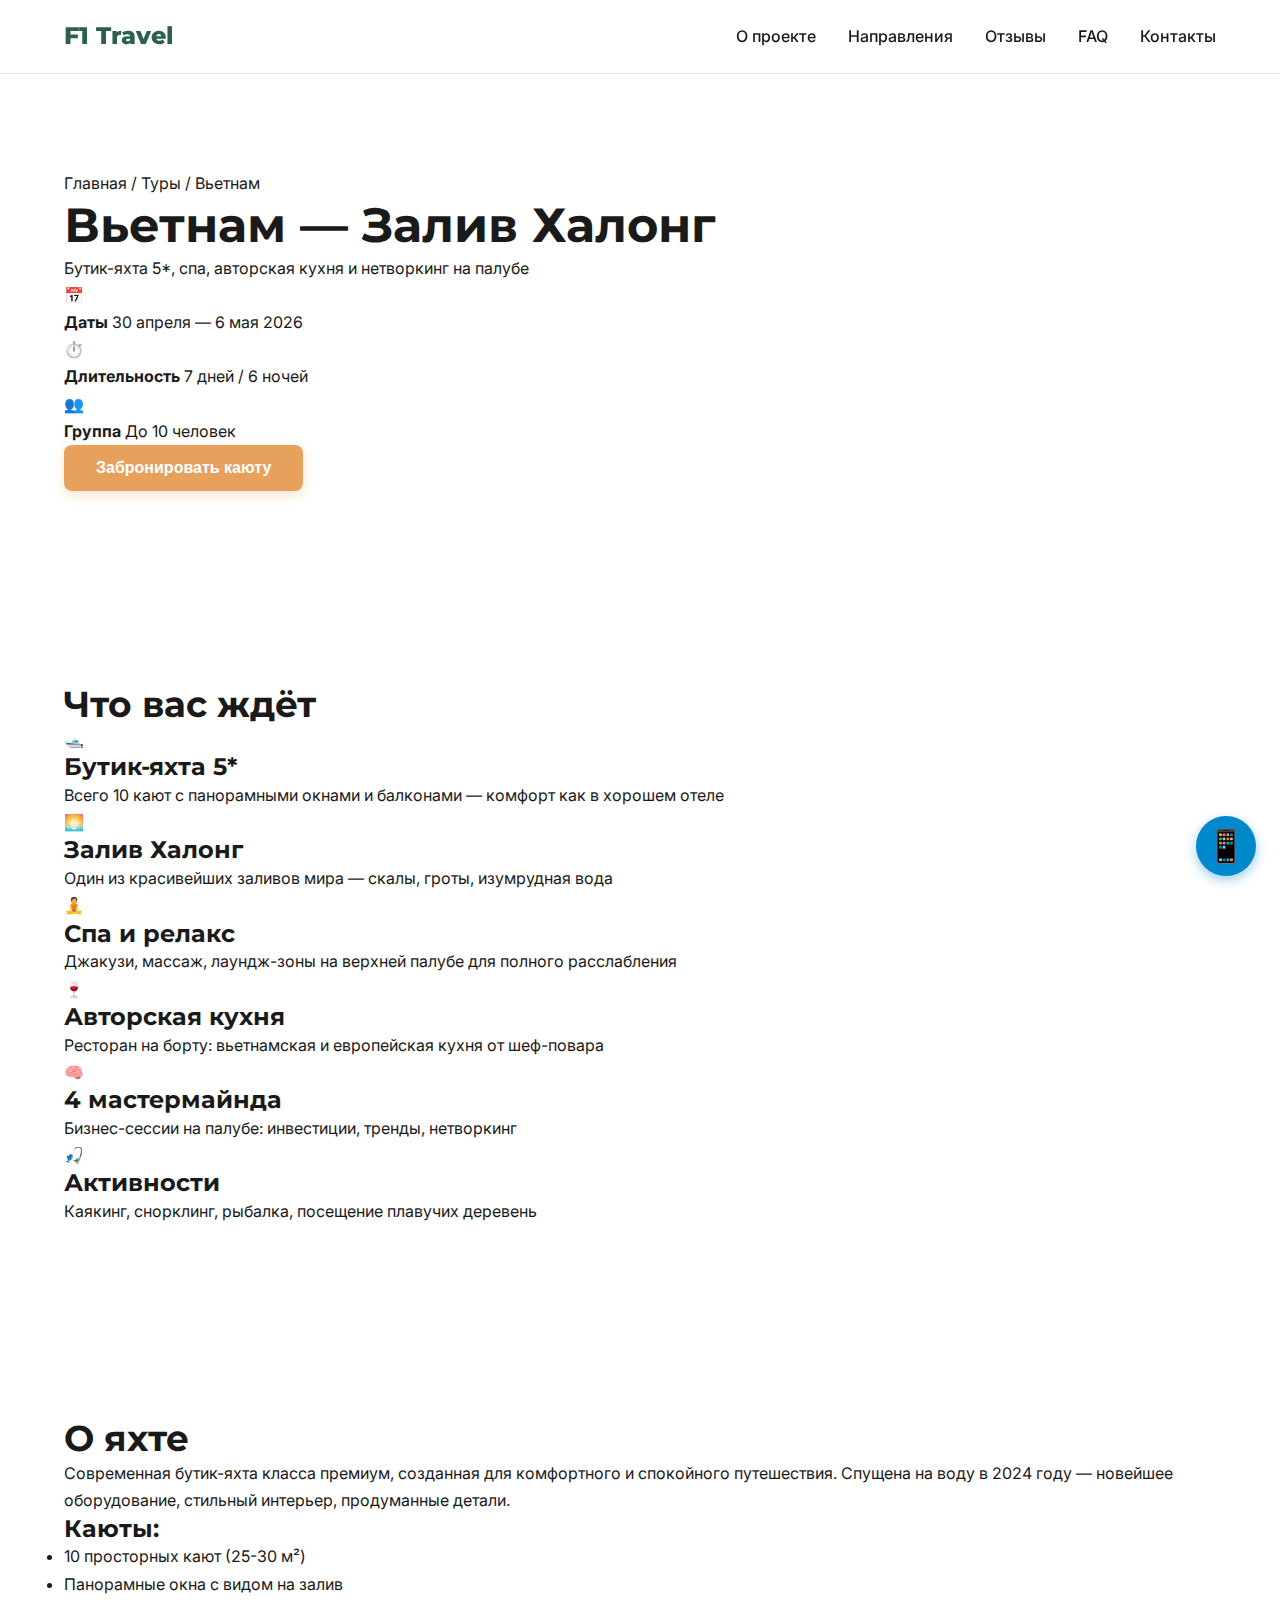
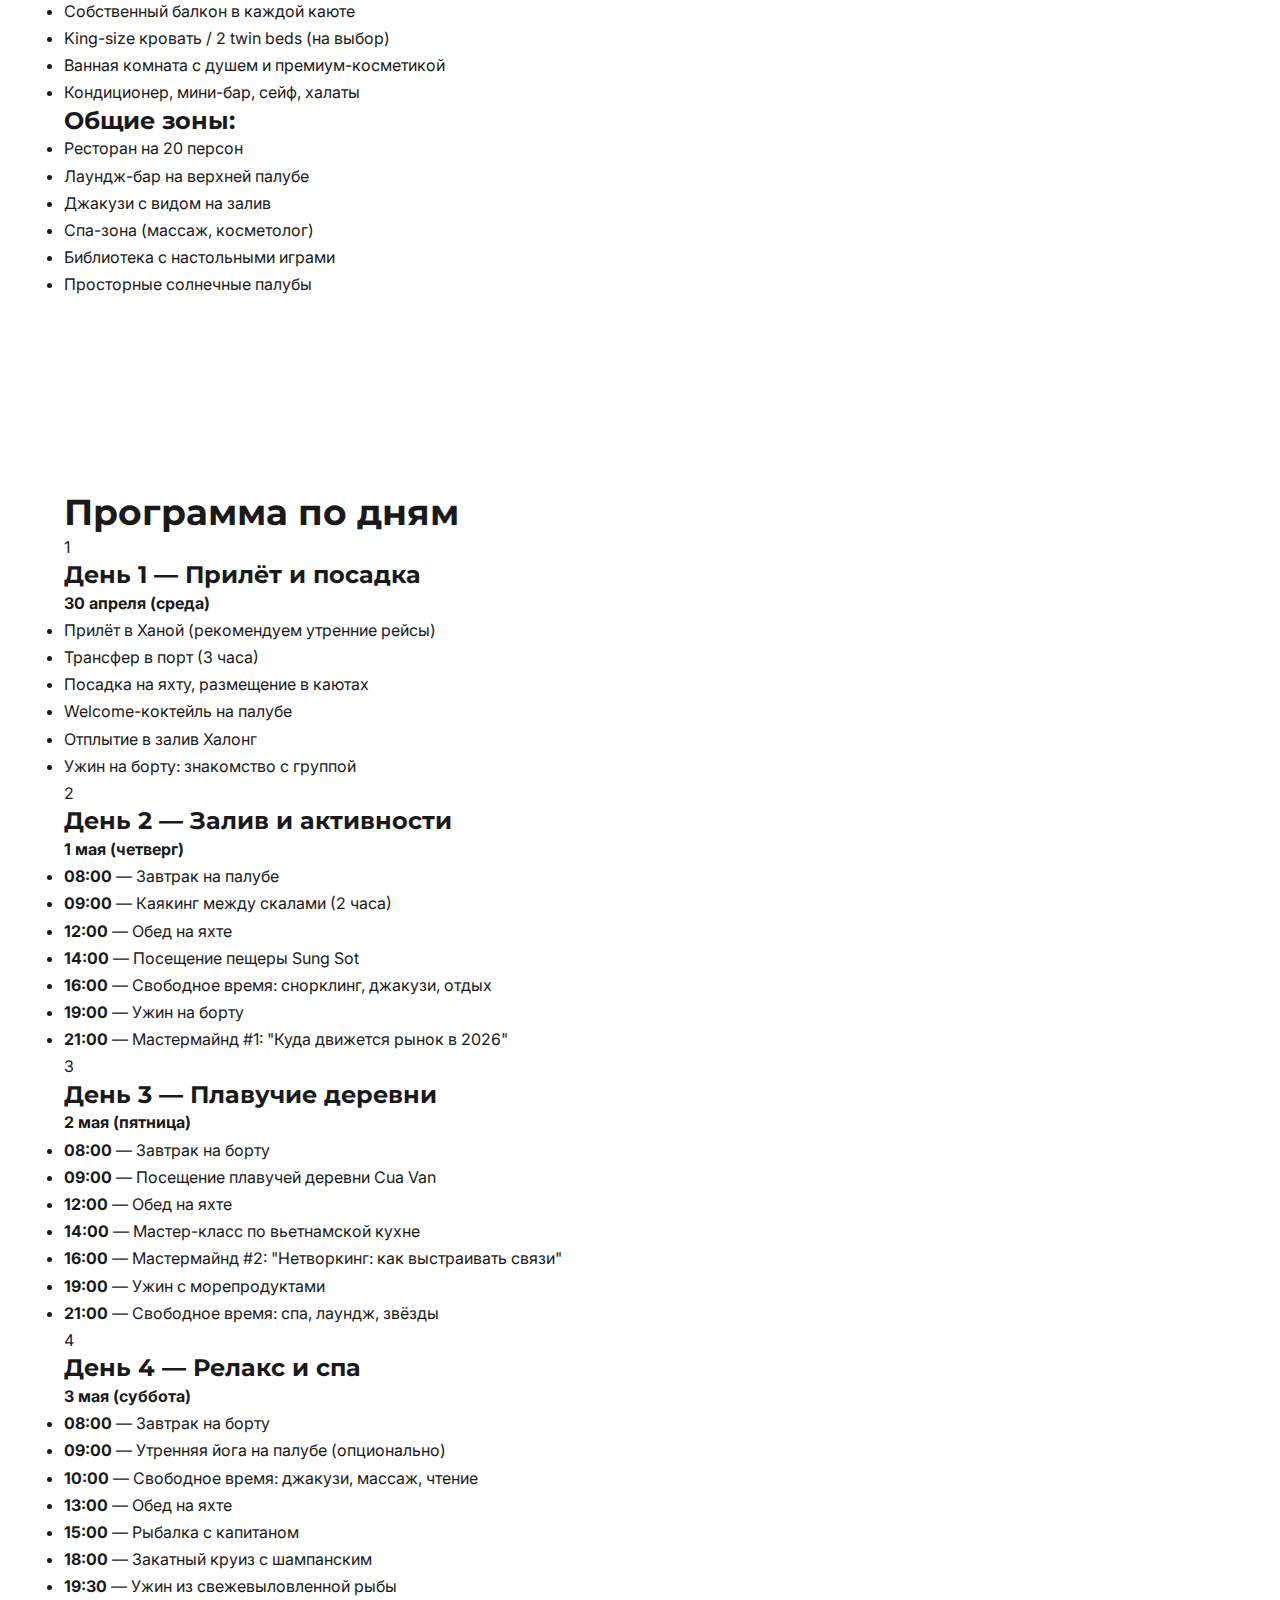
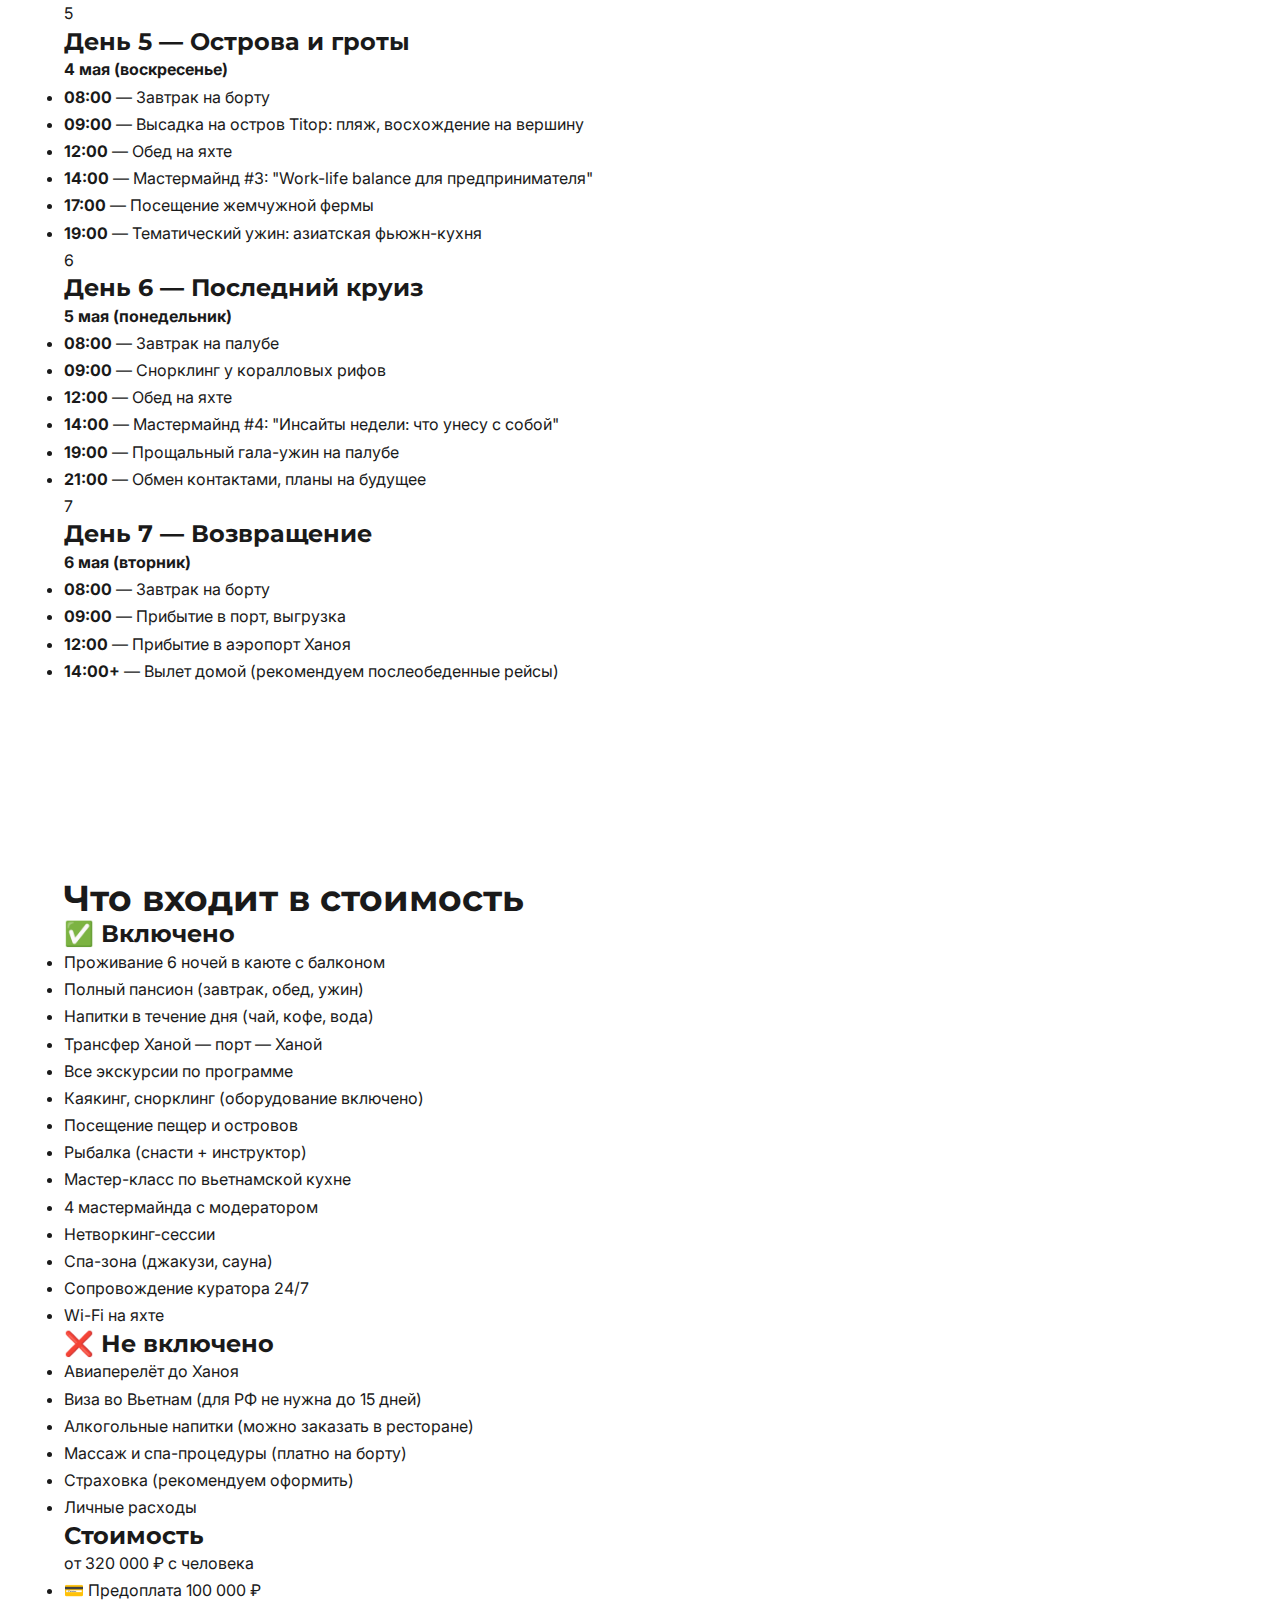
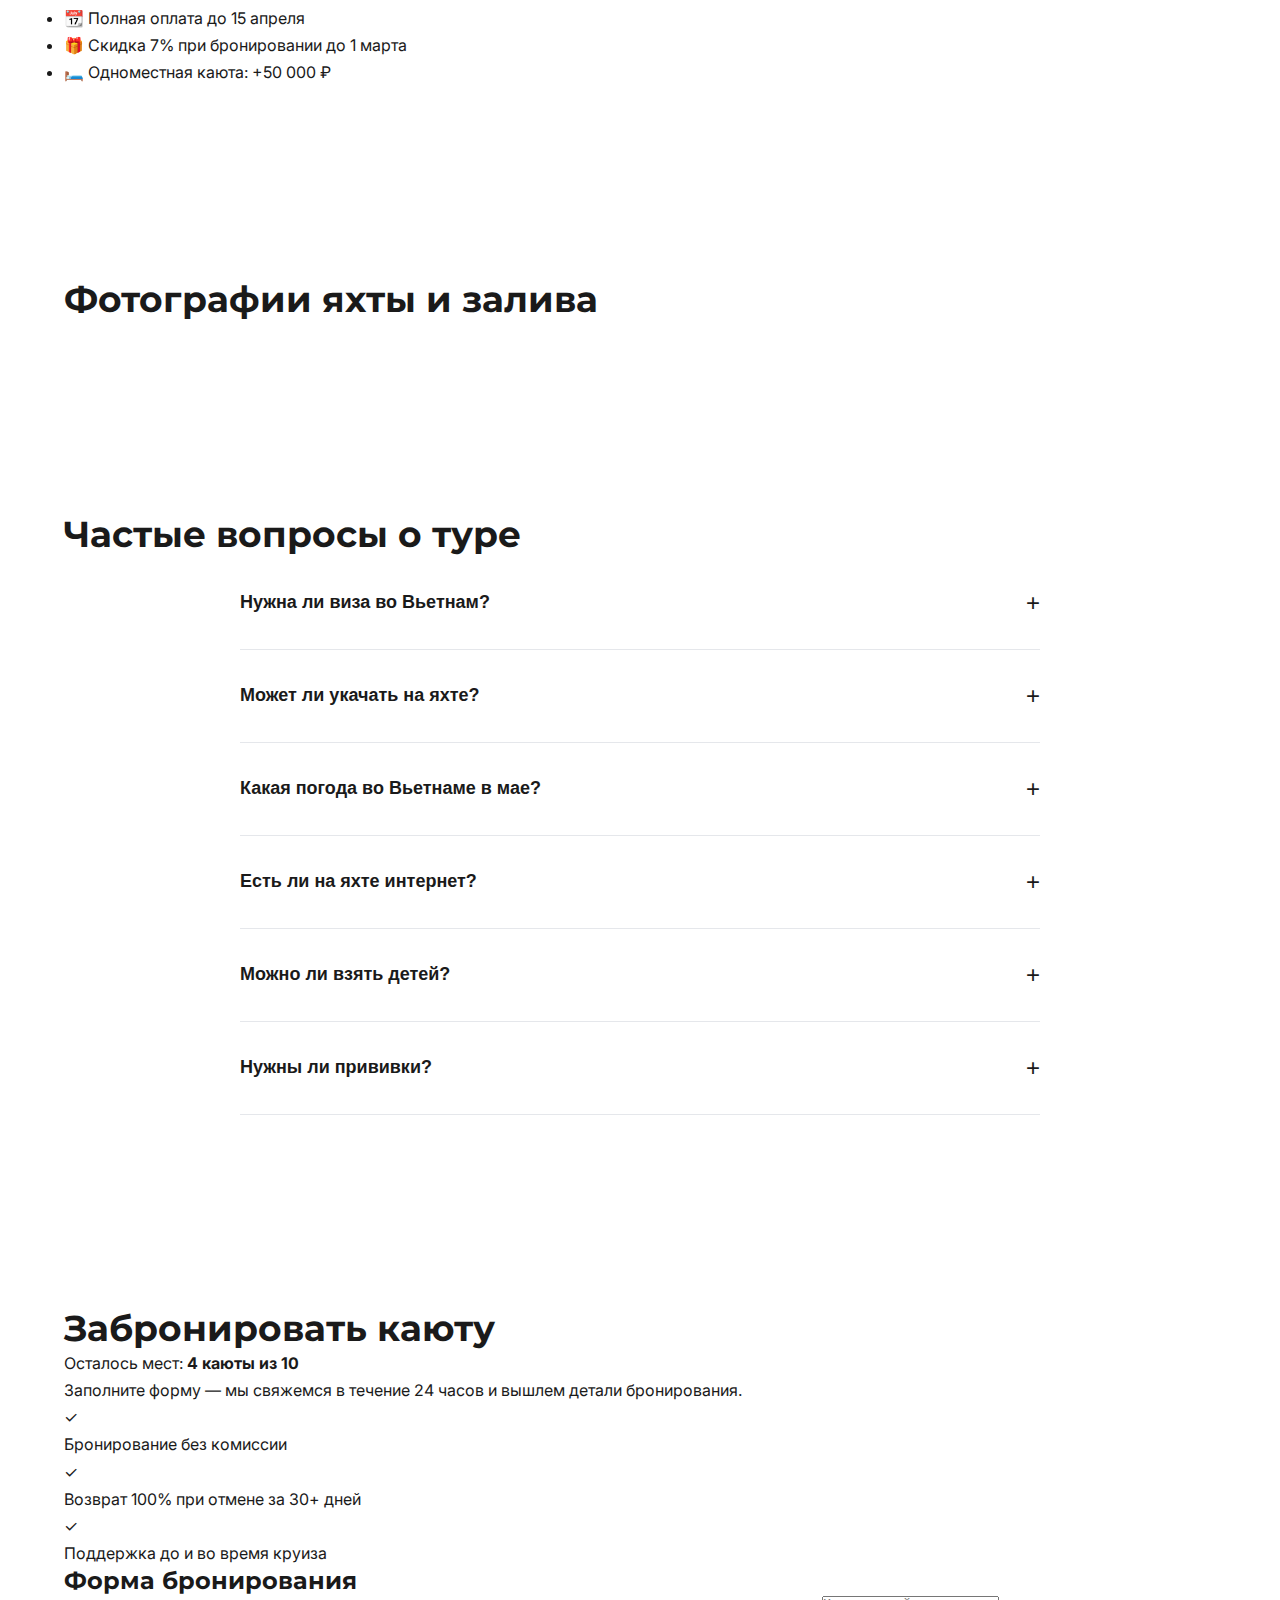
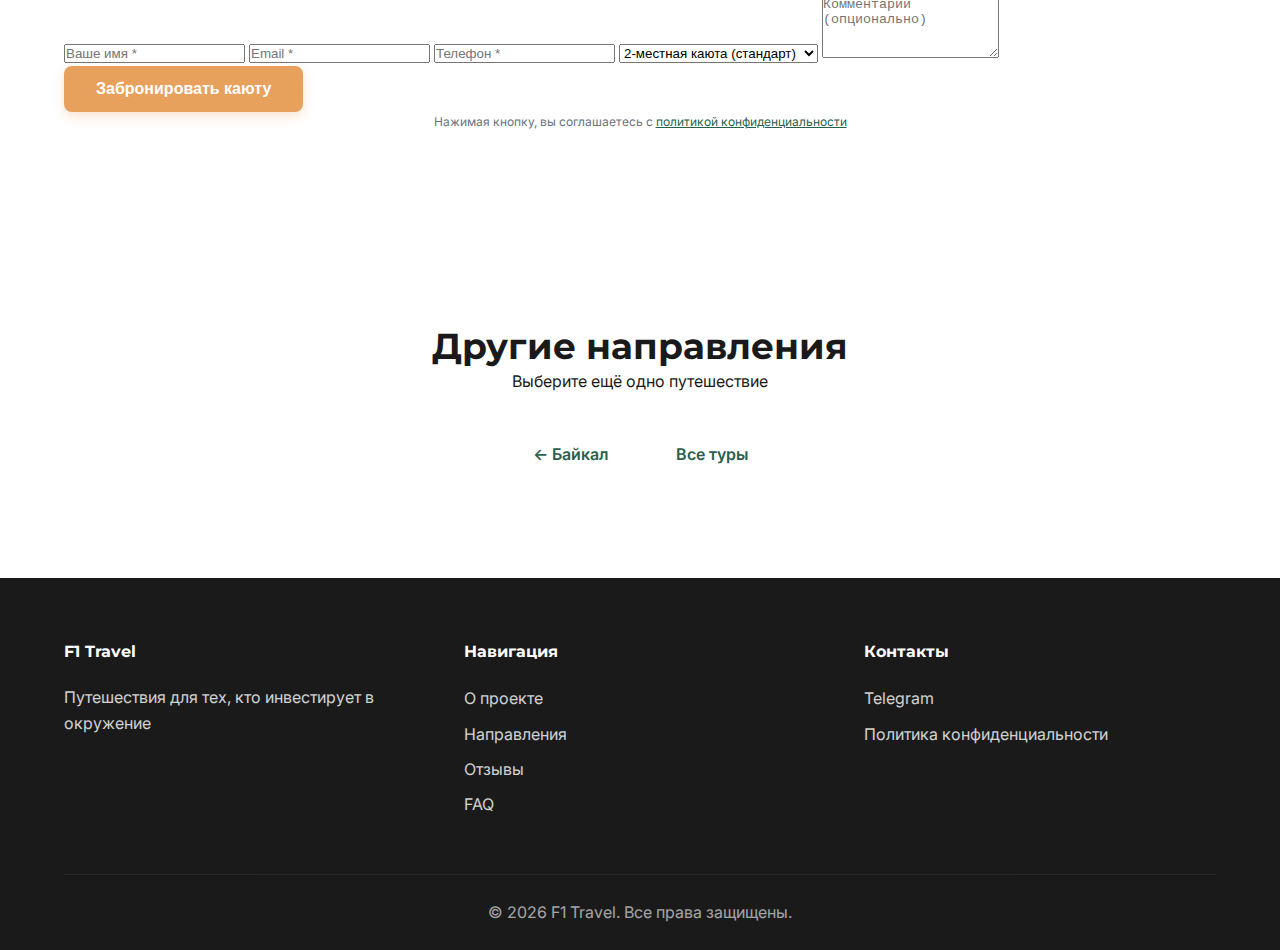
<file: f1-travel/vietnam.html>
<!DOCTYPE html>
<html lang="ru">
<head>
    <meta charset="UTF-8">
    <meta name="viewport" content="width=device-width, initial-scale=1.0">
    <meta name="description" content="Бутик-яхта 5* в заливе Халонг: 7 дней премиального отдыха и бизнес-нетворкинга для предпринимателей. 30 апреля - 6 мая 2026.">
    <meta property="og:title" content="Вьетнам — Яхта в заливе Халонг | F1 Travel">
    <meta property="og:description" content="Люксовая яхта, спа, авторская кухня, мастермайнды на палубе и нетворкинг">
    <title>Вьетнам — Бутик-яхта | F1 Travel</title>
    <link rel="stylesheet" href="css/style.css">
    <link rel="preconnect" href="https://fonts.googleapis.com">
    <link rel="preconnect" href="https://fonts.gstatic.com" crossorigin>
    <link href="https://fonts.googleapis.com/css2?family=Inter:wght@400;500;600;700&family=Montserrat:wght@700;800&display=swap" rel="stylesheet">
</head>
<body>
    <!-- Navigation -->
    <nav class="nav" id="nav">
        <div class="container">
            <div class="nav-content">
                <a href="index.html" class="logo">F1 Travel</a>
                <button class="nav-toggle" id="navToggle">
                    <span></span>
                    <span></span>
                    <span></span>
                </button>
                <ul class="nav-menu" id="navMenu">
                    <li><a href="index.html#about">О проекте</a></li>
                    <li><a href="index.html#tours">Направления</a></li>
                    <li><a href="index.html#testimonials">Отзывы</a></li>
                    <li><a href="index.html#faq">FAQ</a></li>
                    <li><a href="index.html#contact">Контакты</a></li>
                </ul>
            </div>
        </div>
    </nav>

    <!-- Tour Hero -->
    <section class="tour-hero" style="background-image: url('https://i.1.creatium.io/disk2/10/06/e4/0b948d086b0a9621b66f45c54d70f9fbce/skorrektirova.jpg')">
        <div class="tour-hero-overlay"></div>
        <div class="container">
            <div class="tour-hero-content">
                <div class="breadcrumbs">
                    <a href="index.html">Главная</a> / <a href="index.html#tours">Туры</a> / <span>Вьетнам</span>
                </div>
                <h1>Вьетнам — Залив Халонг</h1>
                <p class="tour-hero-subtitle">Бутик-яхта 5*, спа, авторская кухня и нетворкинг на палубе</p>
                <div class="tour-hero-details">
                    <div class="detail-item">
                        <span class="detail-icon">📅</span>
                        <div>
                            <strong>Даты</strong>
                            <span>30 апреля — 6 мая 2026</span>
                        </div>
                    </div>
                    <div class="detail-item">
                        <span class="detail-icon">⏱️</span>
                        <div>
                            <strong>Длительность</strong>
                            <span>7 дней / 6 ночей</span>
                        </div>
                    </div>
                    <div class="detail-item">
                        <span class="detail-icon">👥</span>
                        <div>
                            <strong>Группа</strong>
                            <span>До 10 человек</span>
                        </div>
                    </div>
                </div>
                <button class="btn btn-primary btn-large" onclick="scrollToBooking()">Забронировать каюту</button>
            </div>
        </div>
    </section>

    <!-- Highlights -->
    <section class="tour-section">
        <div class="container">
            <h2>Что вас ждёт</h2>
            <div class="highlights-grid">
                <div class="highlight-card">
                    <div class="highlight-icon">🛥️</div>
                    <h3>Бутик-яхта 5*</h3>
                    <p>Всего 10 кают с панорамными окнами и балконами — комфорт как в хорошем отеле</p>
                </div>
                <div class="highlight-card">
                    <div class="highlight-icon">🌅</div>
                    <h3>Залив Халонг</h3>
                    <p>Один из красивейших заливов мира — скалы, гроты, изумрудная вода</p>
                </div>
                <div class="highlight-card">
                    <div class="highlight-icon">🧘</div>
                    <h3>Спа и релакс</h3>
                    <p>Джакузи, массаж, лаундж-зоны на верхней палубе для полного расслабления</p>
                </div>
                <div class="highlight-card">
                    <div class="highlight-icon">🍷</div>
                    <h3>Авторская кухня</h3>
                    <p>Ресторан на борту: вьетнамская и европейская кухня от шеф-повара</p>
                </div>
                <div class="highlight-card">
                    <div class="highlight-icon">🧠</div>
                    <h3>4 мастермайнда</h3>
                    <p>Бизнес-сессии на палубе: инвестиции, тренды, нетворкинг</p>
                </div>
                <div class="highlight-card">
                    <div class="highlight-icon">🎣</div>
                    <h3>Активности</h3>
                    <p>Каякинг, снорклинг, рыбалка, посещение плавучих деревень</p>
                </div>
            </div>
        </div>
    </section>

    <!-- Yacht Details -->
    <section class="tour-section bg-gray">
        <div class="container">
            <h2>О яхте</h2>
            <div class="yacht-details">
                <div class="yacht-info">
                    <p>Современная бутик-яхта класса премиум, созданная для комфортного и спокойного путешествия. Спущена на воду в 2024 году — новейшее оборудование, стильный интерьер, продуманные детали.</p>
                    <h3>Каюты:</h3>
                    <ul>
                        <li>10 просторных кают (25-30 м²)</li>
                        <li>Панорамные окна с видом на залив</li>
                        <li>Собственный балкон в каждой каюте</li>
                        <li>King-size кровать / 2 twin beds (на выбор)</li>
                        <li>Ванная комната с душем и премиум-косметикой</li>
                        <li>Кондиционер, мини-бар, сейф, халаты</li>
                    </ul>
                    <h3>Общие зоны:</h3>
                    <ul>
                        <li>Ресторан на 20 персон</li>
                        <li>Лаундж-бар на верхней палубе</li>
                        <li>Джакузи с видом на залив</li>
                        <li>Спа-зона (массаж, косметолог)</li>
                        <li>Библиотека с настольными играми</li>
                        <li>Просторные солнечные палубы</li>
                    </ul>
                </div>
            </div>
        </div>
    </section>

    <!-- Program -->
    <section class="tour-section">
        <div class="container">
            <h2>Программа по дням</h2>
            <div class="timeline">
                <div class="timeline-item">
                    <div class="timeline-dot">1</div>
                    <div class="timeline-content">
                        <h3>День 1 — Прилёт и посадка</h3>
                        <p><strong>30 апреля (среда)</strong></p>
                        <ul>
                            <li>Прилёт в Ханой (рекомендуем утренние рейсы)</li>
                            <li>Трансфер в порт (3 часа)</li>
                            <li>Посадка на яхту, размещение в каютах</li>
                            <li>Welcome-коктейль на палубе</li>
                            <li>Отплытие в залив Халонг</li>
                            <li>Ужин на борту: знакомство с группой</li>
                        </ul>
                    </div>
                </div>
                
                <div class="timeline-item">
                    <div class="timeline-dot">2</div>
                    <div class="timeline-content">
                        <h3>День 2 — Залив и активности</h3>
                        <p><strong>1 мая (четверг)</strong></p>
                        <ul>
                            <li><strong>08:00</strong> — Завтрак на палубе</li>
                            <li><strong>09:00</strong> — Каякинг между скалами (2 часа)</li>
                            <li><strong>12:00</strong> — Обед на яхте</li>
                            <li><strong>14:00</strong> — Посещение пещеры Sung Sot</li>
                            <li><strong>16:00</strong> — Свободное время: снорклинг, джакузи, отдых</li>
                            <li><strong>19:00</strong> — Ужин на борту</li>
                            <li><strong>21:00</strong> — Мастермайнд #1: "Куда движется рынок в 2026"</li>
                        </ul>
                    </div>
                </div>

                <div class="timeline-item">
                    <div class="timeline-dot">3</div>
                    <div class="timeline-content">
                        <h3>День 3 — Плавучие деревни</h3>
                        <p><strong>2 мая (пятница)</strong></p>
                        <ul>
                            <li><strong>08:00</strong> — Завтрак на борту</li>
                            <li><strong>09:00</strong> — Посещение плавучей деревни Cua Van</li>
                            <li><strong>12:00</strong> — Обед на яхте</li>
                            <li><strong>14:00</strong> — Мастер-класс по вьетнамской кухне</li>
                            <li><strong>16:00</strong> — Мастермайнд #2: "Нетворкинг: как выстраивать связи"</li>
                            <li><strong>19:00</strong> — Ужин с морепродуктами</li>
                            <li><strong>21:00</strong> — Свободное время: спа, лаундж, звёзды</li>
                        </ul>
                    </div>
                </div>

                <div class="timeline-item">
                    <div class="timeline-dot">4</div>
                    <div class="timeline-content">
                        <h3>День 4 — Релакс и спа</h3>
                        <p><strong>3 мая (суббота)</strong></p>
                        <ul>
                            <li><strong>08:00</strong> — Завтрак на борту</li>
                            <li><strong>09:00</strong> — Утренняя йога на палубе (опционально)</li>
                            <li><strong>10:00</strong> — Свободное время: джакузи, массаж, чтение</li>
                            <li><strong>13:00</strong> — Обед на яхте</li>
                            <li><strong>15:00</strong> — Рыбалка с капитаном</li>
                            <li><strong>18:00</strong> — Закатный круиз с шампанским</li>
                            <li><strong>19:30</strong> — Ужин из свежевыловленной рыбы</li>
                        </ul>
                    </div>
                </div>

                <div class="timeline-item">
                    <div class="timeline-dot">5</div>
                    <div class="timeline-content">
                        <h3>День 5 — Острова и гроты</h3>
                        <p><strong>4 мая (воскресенье)</strong></p>
                        <ul>
                            <li><strong>08:00</strong> — Завтрак на борту</li>
                            <li><strong>09:00</strong> — Высадка на остров Titop: пляж, восхождение на вершину</li>
                            <li><strong>12:00</strong> — Обед на яхте</li>
                            <li><strong>14:00</strong> — Мастермайнд #3: "Work-life balance для предпринимателя"</li>
                            <li><strong>17:00</strong> — Посещение жемчужной фермы</li>
                            <li><strong>19:00</strong> — Тематический ужин: азиатская фьюжн-кухня</li>
                        </ul>
                    </div>
                </div>

                <div class="timeline-item">
                    <div class="timeline-dot">6</div>
                    <div class="timeline-content">
                        <h3>День 6 — Последний круиз</h3>
                        <p><strong>5 мая (понедельник)</strong></p>
                        <ul>
                            <li><strong>08:00</strong> — Завтрак на палубе</li>
                            <li><strong>09:00</strong> — Снорклинг у коралловых рифов</li>
                            <li><strong>12:00</strong> — Обед на яхте</li>
                            <li><strong>14:00</strong> — Мастермайнд #4: "Инсайты недели: что унесу с собой"</li>
                            <li><strong>19:00</strong> — Прощальный гала-ужин на палубе</li>
                            <li><strong>21:00</strong> — Обмен контактами, планы на будущее</li>
                        </ul>
                    </div>
                </div>

                <div class="timeline-item">
                    <div class="timeline-dot">7</div>
                    <div class="timeline-content">
                        <h3>День 7 — Возвращение</h3>
                        <p><strong>6 мая (вторник)</strong></p>
                        <ul>
                            <li><strong>08:00</strong> — Завтрак на борту</li>
                            <li><strong>09:00</strong> — Прибытие в порт, выгрузка</li>
                            <li><strong>12:00</strong> — Прибытие в аэропорт Ханоя</li>
                            <li><strong>14:00+</strong> — Вылет домой (рекомендуем послеобеденные рейсы)</li>
                        </ul>
                    </div>
                </div>
            </div>
        </div>
    </section>

    <!-- What's Included -->
    <section class="tour-section bg-gray">
        <div class="container">
            <h2>Что входит в стоимость</h2>
            <div class="included-grid">
                <div class="included-col">
                    <h3>✅ Включено</h3>
                    <ul class="included-list">
                        <li>Проживание 6 ночей в каюте с балконом</li>
                        <li>Полный пансион (завтрак, обед, ужин)</li>
                        <li>Напитки в течение дня (чай, кофе, вода)</li>
                        <li>Трансфер Ханой — порт — Ханой</li>
                        <li>Все экскурсии по программе</li>
                        <li>Каякинг, снорклинг (оборудование включено)</li>
                        <li>Посещение пещер и островов</li>
                        <li>Рыбалка (снасти + инструктор)</li>
                        <li>Мастер-класс по вьетнамской кухне</li>
                        <li>4 мастермайнда с модератором</li>
                        <li>Нетворкинг-сессии</li>
                        <li>Спа-зона (джакузи, сауна)</li>
                        <li>Сопровождение куратора 24/7</li>
                        <li>Wi-Fi на яхте</li>
                    </ul>
                </div>
                <div class="included-col">
                    <h3>❌ Не включено</h3>
                    <ul class="included-list">
                        <li>Авиаперелёт до Ханоя</li>
                        <li>Виза во Вьетнам (для РФ не нужна до 15 дней)</li>
                        <li>Алкогольные напитки (можно заказать в ресторане)</li>
                        <li>Массаж и спа-процедуры (платно на борту)</li>
                        <li>Страховка (рекомендуем оформить)</li>
                        <li>Личные расходы</li>
                    </ul>
                    <div class="pricing-card">
                        <h3>Стоимость</h3>
                        <div class="price">
                            <span class="price-amount">от 320 000 ₽</span>
                            <span class="price-note">с человека</span>
                        </div>
                        <ul class="price-details">
                            <li>💳 Предоплата 100 000 ₽</li>
                            <li>📆 Полная оплата до 15 апреля</li>
                            <li>🎁 Скидка 7% при бронировании до 1 марта</li>
                            <li>🛏️ Одноместная каюта: +50 000 ₽</li>
                        </ul>
                    </div>
                </div>
            </div>
        </div>
    </section>

    <!-- Gallery -->
    <section class="tour-section">
        <div class="container">
            <h2>Фотографии яхты и залива</h2>
            <div class="gallery-grid">
                <div class="gallery-item" style="background-image: url('https://i.1.creatium.io/disk2/10/06/e4/0b948d086b0a9621b66f45c54d70f9fbce/skorrektirova.jpg')"></div>
                <div class="gallery-item" style="background-image: url('https://i.1.creatium.io/disk2/c6/60/95/923ee77f862c54e9c8d5f716dc9c77cd1c/img_2090.webp')"></div>
                <div class="gallery-item" style="background-image: url('https://i.1.creatium.io/disk2/e5/c5/17/1921ba570a9d40ddf3c7d6190ec098fec8/img_8565.webp')"></div>
                <div class="gallery-item" style="background-image: url('https://i.1.creatium.io/disk2/67/a2/af/60f850f47d6771b67cee30eae3549ee2c6/img_3644.webp')"></div>
                <div class="gallery-item" style="background-image: url('https://i.1.creatium.io/disk2/0f/b3/5b/61951a1b4ebb4cfbe830ad11c0c1aaa2a1/img_1162.webp')"></div>
                <div class="gallery-item" style="background-image: url('https://i.1.creatium.io/disk2/e7/29/db/1b3cb11c6312df7b1032850732c4e00c48/img_2121.webp')"></div>
            </div>
        </div>
    </section>

    <!-- Tour FAQ -->
    <section class="tour-section bg-gray">
        <div class="container">
            <h2>Частые вопросы о туре</h2>
            <div class="faq-list">
                <div class="faq-item">
                    <button class="faq-question">
                        <span>Нужна ли виза во Вьетнам?</span>
                        <span class="faq-icon">+</span>
                    </button>
                    <div class="faq-answer">
                        <p>Для граждан РФ виза не нужна при пребывании до 15 дней. Мы укладываемся в 7 дней.</p>
                    </div>
                </div>
                <div class="faq-item">
                    <button class="faq-question">
                        <span>Может ли укачать на яхте?</span>
                        <span class="faq-icon">+</span>
                    </button>
                    <div class="faq-answer">
                        <p>Яхта большая и устойчивая, залив Халонг защищён от волн скалами. Но если вы склонны к морской болезни — возьмите таблетки (рекомендуем Dramamine).</p>
                    </div>
                </div>
                <div class="faq-item">
                    <button class="faq-question">
                        <span>Какая погода во Вьетнаме в мае?</span>
                        <span class="faq-icon">+</span>
                    </button>
                    <div class="faq-answer">
                        <p>+28-32°C днём, +24-26°C ночью. Сухой сезон, минимум дождей. Вода +27°C — комфортно для купания.</p>
                    </div>
                </div>
                <div class="faq-item">
                    <button class="faq-question">
                        <span>Есть ли на яхте интернет?</span>
                        <span class="faq-icon">+</span>
                    </button>
                    <div class="faq-answer">
                        <p>Да, Wi-Fi работает на борту (Starlink). Скорость достаточна для переписки и лёгкого серфинга. Zoom-звонки лучше планировать на время стоянки в порту.</p>
                    </div>
                </div>
                <div class="faq-item">
                    <button class="faq-question">
                        <span>Можно ли взять детей?</span>
                        <span class="faq-icon">+</span>
                    </button>
                    <div class="faq-answer">
                        <p>Это взрослое путешествие с бизнес-фокусом. Детей лучше не брать — будет скучно им и некомфортно группе.</p>
                    </div>
                </div>
                <div class="faq-item">
                    <button class="faq-question">
                        <span>Нужны ли прививки?</span>
                        <span class="faq-icon">+</span>
                    </button>
                    <div class="faq-answer">
                        <p>Обязательных прививок нет. Рекомендуется стандартный набор (гепатит A/B, столбняк). Малярии в заливе Халонг нет.</p>
                    </div>
                </div>
            </div>
        </div>
    </section>

    <!-- Booking Form -->
    <section class="booking-section" id="booking">
        <div class="container">
            <div class="booking-content">
                <div class="booking-info">
                    <h2>Забронировать каюту</h2>
                    <p>Осталось мест: <strong>4 каюты из 10</strong></p>
                    <p>Заполните форму — мы свяжемся в течение 24 часов и вышлем детали бронирования.</p>
                    <div class="booking-features">
                        <div class="booking-feature">
                            <span>✓</span>
                            <p>Бронирование без комиссии</p>
                        </div>
                        <div class="booking-feature">
                            <span>✓</span>
                            <p>Возврат 100% при отмене за 30+ дней</p>
                        </div>
                        <div class="booking-feature">
                            <span>✓</span>
                            <p>Поддержка до и во время круиза</p>
                        </div>
                    </div>
                </div>
                <form class="booking-form" id="bookingForm">
                    <h3>Форма бронирования</h3>
                    <input type="hidden" name="tour" value="vietnam">
                    <input type="text" name="name" placeholder="Ваше имя *" required>
                    <input type="email" name="email" placeholder="Email *" required>
                    <input type="tel" name="phone" placeholder="Телефон *" required>
                    <select name="cabinType">
                        <option value="double">2-местная каюта (стандарт)</option>
                        <option value="single">1-местная каюта (+50 000 ₽)</option>
                    </select>
                    <textarea name="message" rows="4" placeholder="Комментарий (опционально)"></textarea>
                    <button type="submit" class="btn btn-primary btn-large">Забронировать каюту</button>
                    <p class="form-privacy">Нажимая кнопку, вы соглашаетесь с <a href="/privacy">политикой конфиденциальности</a></p>
                </form>
            </div>
        </div>
    </section>

    <!-- Back to Tours -->
    <section class="tour-section">
        <div class="container" style="text-align: center;">
            <h2>Другие направления</h2>
            <p style="margin-bottom: 32px;">Выберите ещё одно путешествие</p>
            <div class="back-links">
                <a href="baikal.html" class="btn btn-secondary">← Байкал</a>
                <a href="index.html#tours" class="btn btn-secondary">Все туры</a>
            </div>
        </div>
    </section>

    <!-- Footer -->
    <footer class="footer">
        <div class="container">
            <div class="footer-content">
                <div class="footer-col">
                    <h4>F1 Travel</h4>
                    <p>Путешествия для тех, кто инвестирует в окружение</p>
                </div>
                <div class="footer-col">
                    <h4>Навигация</h4>
                    <ul>
                        <li><a href="index.html#about">О проекте</a></li>
                        <li><a href="index.html#tours">Направления</a></li>
                        <li><a href="index.html#testimonials">Отзывы</a></li>
                        <li><a href="index.html#faq">FAQ</a></li>
                    </ul>
                </div>
                <div class="footer-col">
                    <h4>Контакты</h4>
                    <ul>
                        <li><a href="https://t.me/Insightful_Travels" target="_blank">Telegram</a></li>
                        <li><a href="/privacy">Политика конфиденциальности</a></li>
                    </ul>
                </div>
            </div>
            <div class="footer-bottom">
                <p>&copy; 2026 F1 Travel. Все права защищены.</p>
            </div>
        </div>
    </footer>

    <script src="js/script.js"></script>
    <script>
        function scrollToBooking() {
            document.getElementById('booking').scrollIntoView({ behavior: 'smooth' });
        }
        
        document.getElementById('bookingForm').addEventListener('submit', function(e) {
            e.preventDefault();
            alert('Спасибо! Мы получили вашу заявку на Вьетнам и свяжемся с вами в течение 24 часов.');
            this.reset();
        });
    </script>
</body>
</html>
</file>
<file: f1-travel/css/style.css>
/* ===================================
   F1 Travel - Design System
   =================================== */

:root {
    /* Colors */
    --primary: #2C5F4D;
    --secondary: #E8A05D;
    --accent: #F4E5D3;
    --text: #1A1A1A;
    --text-light: #6B7280;
    --bg: #FFFFFF;
    --bg-gray: #F7F7F7;
    --border: #E5E7EB;
    
    /* Typography */
    --font-heading: 'Montserrat', sans-serif;
    --font-body: 'Inter', sans-serif;
    
    /* Spacing (8px grid) */
    --space-xs: 8px;
    --space-sm: 16px;
    --space-md: 24px;
    --space-lg: 32px;
    --space-xl: 48px;
    --space-2xl: 64px;
    --space-3xl: 96px;
    
    /* Radius */
    --radius-sm: 8px;
    --radius-md: 12px;
    --radius-lg: 16px;
    
    /* Shadows */
    --shadow-sm: 0 1px 3px rgba(0, 0, 0, 0.1);
    --shadow-md: 0 4px 6px rgba(0, 0, 0, 0.1);
    --shadow-lg: 0 10px 15px rgba(0, 0, 0, 0.1);
}

/* ===================================
   Reset & Base
   =================================== */

* {
    margin: 0;
    padding: 0;
    box-sizing: border-box;
}

html {
    scroll-behavior: smooth;
}

body {
    font-family: var(--font-body);
    font-size: clamp(16px, 1.125vw, 18px);
    line-height: 1.7;
    color: var(--text);
    background: var(--bg);
}

h1, h2, h3, h4, h5, h6 {
    font-family: var(--font-heading);
    font-weight: 700;
    line-height: 1.2;
    color: var(--text);
}

h1 {
    font-size: clamp(32px, 4vw, 48px);
}

h2 {
    font-size: clamp(28px, 3vw, 36px);
}

h3 {
    font-size: clamp(20px, 2vw, 24px);
}

a {
    text-decoration: none;
    color: inherit;
}

img {
    max-width: 100%;
    height: auto;
}

/* ===================================
   Container
   =================================== */

.container {
    max-width: 1200px;
    margin: 0 auto;
    padding: 0 var(--space-md);
}

/* ===================================
   Navigation
   =================================== */

.nav {
    position: sticky;
    top: 0;
    background: rgba(255, 255, 255, 0.95);
    backdrop-filter: blur(10px);
    border-bottom: 1px solid var(--border);
    z-index: 1000;
    transition: all 0.3s ease;
}

.nav-content {
    display: flex;
    justify-content: space-between;
    align-items: center;
    padding: var(--space-sm) 0;
}

.logo {
    font-family: var(--font-heading);
    font-size: 24px;
    font-weight: 800;
    color: var(--primary);
}

.nav-menu {
    display: flex;
    gap: var(--space-lg);
    list-style: none;
}

.nav-menu a {
    color: var(--text);
    font-weight: 500;
    transition: color 0.3s ease;
}

.nav-menu a:hover {
    color: var(--primary);
}

.nav-toggle {
    display: none;
    flex-direction: column;
    gap: 4px;
    background: none;
    border: none;
    cursor: pointer;
}

.nav-toggle span {
    width: 24px;
    height: 3px;
    background: var(--text);
    border-radius: 2px;
    transition: all 0.3s ease;
}

/* Mobile Nav */
@media (max-width: 768px) {
    .nav-toggle {
        display: flex;
    }
    
    .nav-menu {
        position: absolute;
        top: 100%;
        left: 0;
        right: 0;
        background: white;
        flex-direction: column;
        padding: var(--space-md);
        gap: var(--space-md);
        box-shadow: var(--shadow-md);
        transform: translateY(-100%);
        opacity: 0;
        pointer-events: none;
        transition: all 0.3s ease;
    }
    
    .nav-menu.active {
        transform: translateY(0);
        opacity: 1;
        pointer-events: all;
    }
}

/* ===================================
   Hero Section
   =================================== */

.hero {
    position: relative;
    min-height: 90vh;
    display: flex;
    align-items: center;
    background: linear-gradient(135deg, var(--primary) 0%, #1e4a3d 100%);
    color: white;
    overflow: hidden;
}

.hero-bg {
    position: absolute;
    top: 0;
    left: 0;
    right: 0;
    bottom: 0;
    background: url('https://i.1.creatium.io/disk2/e7/29/db/1b3cb11c6312df7b1032850732c4e00c48/img_2121.webp') center/cover;
    opacity: 0.2;
}

.hero-content {
    position: relative;
    max-width: 800px;
    z-index: 1;
}

.hero-title {
    margin-bottom: var(--space-md);
    color: white;
}

.hero-subtitle {
    font-size: clamp(18px, 1.5vw, 22px);
    margin-bottom: var(--space-xl);
    opacity: 0.95;
}

.hero-cta {
    display: flex;
    gap: var(--space-md);
    margin-bottom: var(--space-2xl);
    flex-wrap: wrap;
}

.hero-stats {
    display: flex;
    gap: var(--space-xl);
    padding-top: var(--space-xl);
    border-top: 1px solid rgba(255, 255, 255, 0.2);
    flex-wrap: wrap;
}

.stat {
    display: flex;
    flex-direction: column;
}

.stat-number {
    font-size: 36px;
    font-weight: 800;
    font-family: var(--font-heading);
}

.stat-label {
    font-size: 14px;
    opacity: 0.9;
}

/* ===================================
   Buttons
   =================================== */

.btn {
    display: inline-block;
    padding: 14px 32px;
    border-radius: var(--radius-sm);
    font-weight: 600;
    font-size: 16px;
    border: none;
    cursor: pointer;
    transition: all 0.3s ease;
    text-align: center;
}

.btn-primary {
    background: var(--secondary);
    color: white;
    box-shadow: 0 4px 12px rgba(232, 160, 93, 0.3);
}

.btn-primary:hover {
    background: #d89050;
    transform: translateY(-2px);
    box-shadow: 0 6px 16px rgba(232, 160, 93, 0.4);
}

.btn-secondary {
    background: white;
    color: var(--primary);
}

.btn-secondary:hover {
    background: var(--accent);
    transform: translateY(-2px);
}

/* ===================================
   Sections
   =================================== */

section {
    padding: var(--space-3xl) 0;
}

.section-header {
    text-align: center;
    max-width: 700px;
    margin: 0 auto var(--space-2xl);
}

.section-header h2 {
    margin-bottom: var(--space-md);
}

.section-header p {
    font-size: 18px;
    color: var(--text-light);
}

/* ===================================
   Value Proposition
   =================================== */

.value-prop {
    background: var(--bg-gray);
}

.cards-grid {
    display: grid;
    grid-template-columns: repeat(auto-fit, minmax(300px, 1fr));
    gap: var(--space-lg);
}

.card {
    background: white;
    padding: var(--space-xl);
    border-radius: var(--radius-md);
    box-shadow: var(--shadow-sm);
    transition: all 0.3s ease;
}

.card:hover {
    transform: translateY(-4px);
    box-shadow: var(--shadow-lg);
}

.card-icon {
    font-size: 48px;
    margin-bottom: var(--space-md);
}

.card h3 {
    margin-bottom: var(--space-md);
    color: var(--primary);
}

.card-list {
    list-style: none;
}

.card-list li {
    padding: var(--space-xs) 0;
    padding-left: 24px;
    position: relative;
}

.card-list li::before {
    content: "✓";
    position: absolute;
    left: 0;
    color: var(--secondary);
    font-weight: bold;
}

/* ===================================
   Tours
   =================================== */

.tours-grid {
    display: grid;
    grid-template-columns: repeat(auto-fit, minmax(320px, 1fr));
    gap: var(--space-xl);
}

.tour-card {
    background: white;
    border-radius: var(--radius-lg);
    overflow: hidden;
    box-shadow: var(--shadow-md);
    transition: all 0.3s ease;
}

.tour-card:hover {
    transform: translateY(-8px);
    box-shadow: var(--shadow-lg);
}

.tour-image {
    height: 280px;
    background-size: cover;
    background-position: center;
    position: relative;
}

.tour-badge {
    position: absolute;
    top: var(--space-md);
    right: var(--space-md);
    background: var(--secondary);
    color: white;
    padding: 8px 16px;
    border-radius: 20px;
    font-size: 14px;
    font-weight: 600;
}

.tour-content {
    padding: var(--space-xl);
}

.tour-content h3 {
    font-size: 28px;
    margin-bottom: var(--space-sm);
    color: var(--primary);
}

.tour-dates {
    color: var(--text-light);
    margin-bottom: var(--space-md);
}

.tour-description {
    margin-bottom: var(--space-md);
    line-height: 1.6;
}

.tour-highlights {
    list-style: none;
    margin-bottom: var(--space-lg);
}

.tour-highlights li {
    padding: var(--space-xs) 0;
    color: var(--text-light);
}

/* ===================================
   Testimonials
   =================================== */

.testimonials {
    background: var(--bg-gray);
}

.testimonials-grid {
    display: grid;
    grid-template-columns: repeat(auto-fit, minmax(300px, 1fr));
    gap: var(--space-lg);
}

.testimonial-card {
    background: white;
    padding: var(--space-xl);
    border-radius: var(--radius-md);
    box-shadow: var(--shadow-sm);
}

.testimonial-stars {
    font-size: 18px;
    margin-bottom: var(--space-md);
}

.testimonial-text {
    font-style: italic;
    margin-bottom: var(--space-md);
    color: var(--text-light);
    line-height: 1.7;
}

.testimonial-author {
    display: flex;
    flex-direction: column;
    gap: 4px;
}

.testimonial-author strong {
    color: var(--primary);
}

.testimonial-author span {
    font-size: 14px;
    color: var(--text-light);
}

/* ===================================
   FAQ
   =================================== */

.faq-list {
    max-width: 800px;
    margin: 0 auto;
}

.faq-item {
    border-bottom: 1px solid var(--border);
}

.faq-question {
    width: 100%;
    display: flex;
    justify-content: space-between;
    align-items: center;
    padding: var(--space-lg) 0;
    background: none;
    border: none;
    font-size: 18px;
    font-weight: 600;
    text-align: left;
    cursor: pointer;
    color: var(--text);
    transition: color 0.3s ease;
}

.faq-question:hover {
    color: var(--primary);
}

.faq-icon {
    font-size: 24px;
    font-weight: 300;
    transition: transform 0.3s ease;
}

.faq-item.active .faq-icon {
    transform: rotate(45deg);
}

.faq-answer {
    max-height: 0;
    overflow: hidden;
    transition: max-height 0.3s ease;
}

.faq-item.active .faq-answer {
    max-height: 300px;
    padding-bottom: var(--space-lg);
}

.faq-answer p {
    color: var(--text-light);
    line-height: 1.7;
}

/* ===================================
   Contact
   =================================== */

.contact {
    background: var(--primary);
    color: white;
}

.contact h2 {
    color: white;
}

.contact-content {
    display: grid;
    grid-template-columns: 1fr 1fr;
    gap: var(--space-2xl);
    align-items: center;
}

.contact-info p {
    font-size: 18px;
    margin-bottom: var(--space-xl);
    opacity: 0.9;
}

.contact-methods {
    display: flex;
    flex-direction: column;
    gap: var(--space-md);
}

.contact-method {
    display: flex;
    align-items: center;
    gap: var(--space-md);
    padding: var(--space-md);
    background: rgba(255, 255, 255, 0.1);
    border-radius: var(--radius-sm);
    transition: all 0.3s ease;
}

.contact-method:hover {
    background: rgba(255, 255, 255, 0.15);
}

.contact-icon {
    font-size: 32px;
}

.contact-method div {
    display: flex;
    flex-direction: column;
}

.contact-method strong {
    font-size: 16px;
}

.contact-method span {
    font-size: 14px;
    opacity: 0.8;
}

/* Lead Form */
.lead-form {
    background: white;
    padding: var(--space-xl);
    border-radius: var(--radius-md);
    display: flex;
    flex-direction: column;
    gap: var(--space-md);
}

.lead-form input,
.lead-form select {
    padding: 14px 16px;
    border: 1px solid var(--border);
    border-radius: var(--radius-sm);
    font-size: 16px;
    font-family: var(--font-body);
    transition: border-color 0.3s ease;
}

.lead-form input:focus,
.lead-form select:focus {
    outline: none;
    border-color: var(--primary);
}

.form-privacy {
    font-size: 12px;
    color: var(--text-light);
    text-align: center;
}

.form-privacy a {
    color: var(--primary);
    text-decoration: underline;
}

@media (max-width: 768px) {
    .contact-content {
        grid-template-columns: 1fr;
    }
}

/* ===================================
   Modal
   =================================== */

.modal {
    display: none;
    position: fixed;
    top: 0;
    left: 0;
    right: 0;
    bottom: 0;
    background: rgba(0, 0, 0, 0.7);
    z-index: 2000;
    align-items: center;
    justify-content: center;
    padding: var(--space-md);
}

.modal.active {
    display: flex;
}

.modal-content {
    background: white;
    padding: var(--space-xl);
    border-radius: var(--radius-md);
    max-width: 500px;
    width: 100%;
    position: relative;
}

.modal-close {
    position: absolute;
    top: var(--space-md);
    right: var(--space-md);
    background: none;
    border: none;
    font-size: 32px;
    cursor: pointer;
    color: var(--text-light);
    line-height: 1;
}

.modal-content h3 {
    margin-bottom: var(--space-lg);
    color: var(--primary);
}

/* ===================================
   Footer
   =================================== */

.footer {
    background: var(--text);
    color: white;
    padding: var(--space-2xl) 0 var(--space-md);
}

.footer-content {
    display: grid;
    grid-template-columns: repeat(auto-fit, minmax(200px, 1fr));
    gap: var(--space-xl);
    margin-bottom: var(--space-xl);
}

.footer-col h4 {
    color: white;
    margin-bottom: var(--space-md);
}

.footer-col p {
    opacity: 0.8;
    line-height: 1.6;
}

.footer-col ul {
    list-style: none;
}

.footer-col ul li {
    margin-bottom: var(--space-xs);
}

.footer-col ul a {
    opacity: 0.8;
    transition: opacity 0.3s ease;
}

.footer-col ul a:hover {
    opacity: 1;
}

.footer-bottom {
    text-align: center;
    padding-top: var(--space-md);
    border-top: 1px solid rgba(255, 255, 255, 0.1);
    opacity: 0.6;
}

/* ===================================
   Responsive
   =================================== */

@media (max-width: 768px) {
    .hero-cta {
        flex-direction: column;
    }
    
    .btn {
        width: 100%;
    }
    
    .cards-grid,
    .tours-grid,
    .testimonials-grid {
        grid-template-columns: 1fr;
    }
}
</file>
